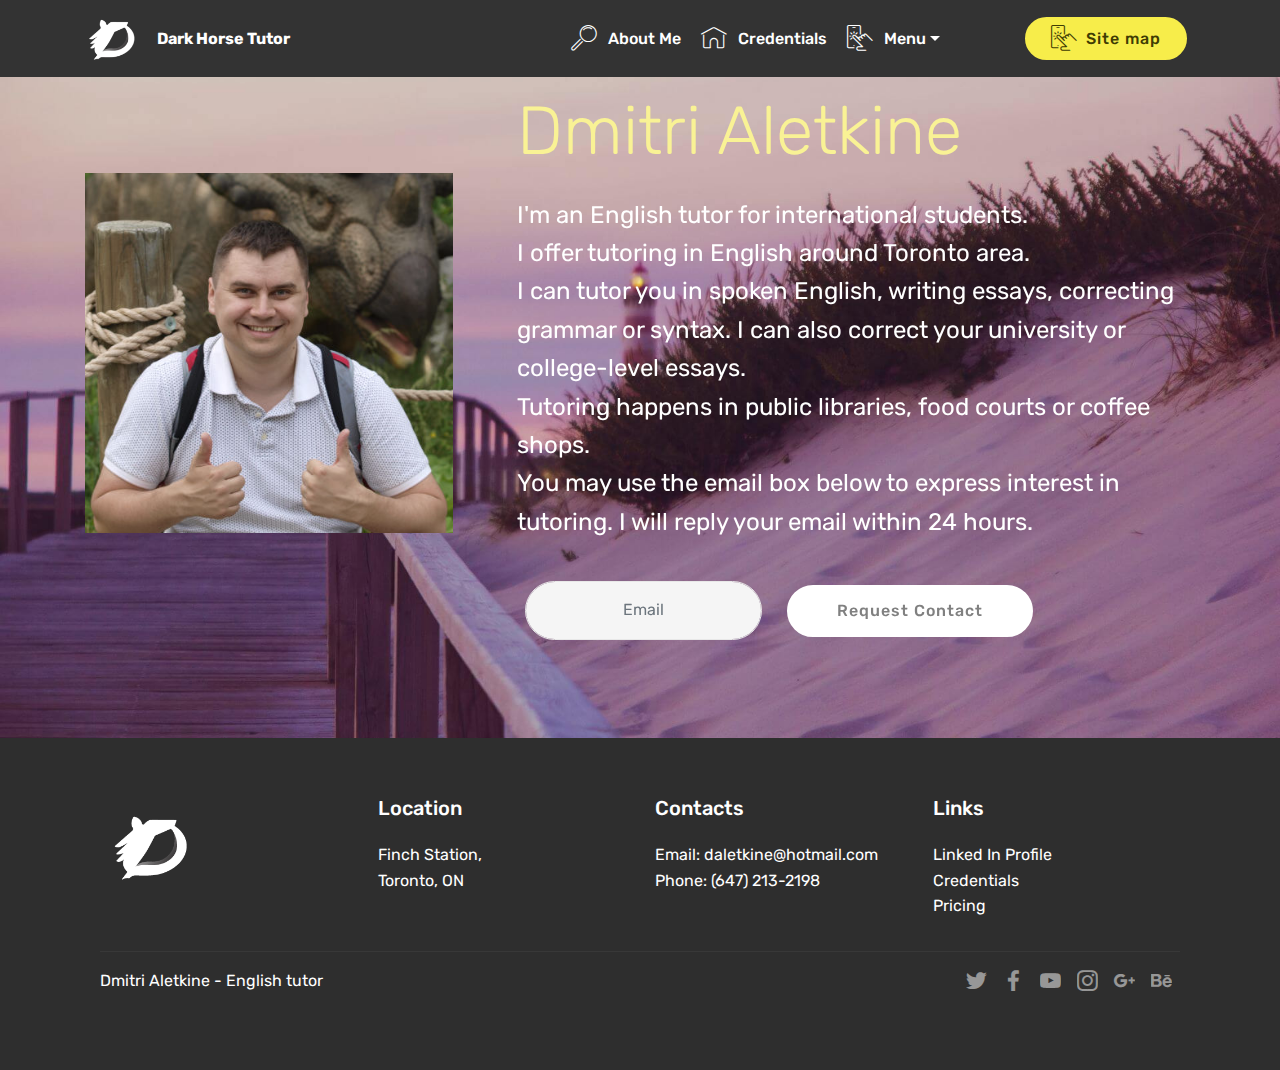
<file: index.html>
<!DOCTYPE html>
<html >
<head>
  <!-- Site made with Mobirise Website Builder v4.8.10, https://mobirise.com -->
  <meta charset="UTF-8">
  <meta http-equiv="X-UA-Compatible" content="IE=edge">
  <meta name="generator" content="Mobirise v4.8.10, mobirise.com">
  <meta name="viewport" content="width=device-width, initial-scale=1, minimum-scale=1">
  <link rel="shortcut icon" href="assets/images/darkhorsetutor-logo-s-k-122x115.png" type="image/x-icon">
  <meta name="description" content="">
  <title>Home</title>
  <link rel="stylesheet" href="assets/web/assets/mobirise-icons/mobirise-icons.css">
  <link rel="stylesheet" href="assets/tether/tether.min.css">
  <link rel="stylesheet" href="assets/bootstrap/css/bootstrap.min.css">
  <link rel="stylesheet" href="assets/bootstrap/css/bootstrap-grid.min.css">
  <link rel="stylesheet" href="assets/bootstrap/css/bootstrap-reboot.min.css">
  <link rel="stylesheet" href="assets/dropdown/css/style.css">
  <link rel="stylesheet" href="assets/socicon/css/styles.css">
  <link rel="stylesheet" href="assets/theme/css/style.css">
  <link rel="stylesheet" href="assets/mobirise/css/mbr-additional.css" type="text/css">
  
  
  
</head>
<body>
  <section class="menu cid-qTkzRZLJNu" once="menu" id="menu1-0">

    

    <nav class="navbar navbar-expand beta-menu navbar-dropdown align-items-center navbar-fixed-top navbar-toggleable-sm">
        <button class="navbar-toggler navbar-toggler-right" type="button" data-toggle="collapse" data-target="#navbarSupportedContent" aria-controls="navbarSupportedContent" aria-expanded="false" aria-label="Toggle navigation">
            <div class="hamburger">
                <span></span>
                <span></span>
                <span></span>
                <span></span>
            </div>
        </button>
        <div class="menu-logo">
            <div class="navbar-brand">
                <span class="navbar-logo">
                    <a href="index.html">
                         <img src="assets/images/darkhorsetutor-logo-s-k-122x115.png" alt="Mobirise" title="" style="height: 3.8rem;">
                    </a>
                </span>
                <span class="navbar-caption-wrap"><a class="navbar-caption text-white display-4" href="index.html">
                        Dark Horse Tutor</a></span>
            </div>
        </div>
        <div class="collapse navbar-collapse" id="navbarSupportedContent">
            <ul class="navbar-nav nav-dropdown" data-app-modern-menu="true"><li class="nav-item">
                    <a class="nav-link link text-white display-4" href="https://mobirise.com">
                        </a>
                </li><li class="nav-item"><a class="nav-link link text-white display-4" href="credentials.html">
                        </a></li><li class="nav-item dropdown">
                    <a class="nav-link link text-white display-4" href="about.html">
                        <span class="mbri-search mbr-iconfont mbr-iconfont-btn"></span>
                        About Me</a>
                </li><li class="nav-item"><a class="nav-link link text-white display-4" href="credentials.html">
                        <span class="mbri-home mbr-iconfont mbr-iconfont-btn"></span>
                        Credentials</a></li><li class="nav-item dropdown open"><a class="nav-link link dropdown-toggle text-white display-4" href="https://mobirise.com" data-toggle="dropdown-submenu" aria-expanded="true"><span class="mbri-touch mbr-iconfont mbr-iconfont-btn"></span>Menu</a><div class="dropdown-menu"><a class="dropdown-item text-white display-4" href="resources.html">Resources</a><a class="dropdown-item text-white display-4" href="tips.html">Study Tips</a><a class="dropdown-item text-white display-4" href="pricing.html">Pricing</a><a class="dropdown-item text-white display-4" href="terms.html">Terms</a><a class="dropdown-item text-white display-4" href="contact.html">Contact</a></div></li><li class="nav-item"><a class="nav-link link text-white display-4" href="credentials.html">
                        </a></li>
                <li class="nav-item"><a class="nav-link link text-white display-4" href="https://mobirise.com">
                        </a></li><li class="nav-item"><a class="nav-link link text-white display-4" href="https://mobirise.com">
                        </a></li></ul>
            <div class="navbar-buttons mbr-section-btn"><a class="btn btn-sm btn-success display-4" href="sitemap.html"><span class="mbri-touch mbr-iconfont mbr-iconfont-btn"></span>Site map</a></div>
        </div>
    </nav>
</section>

<section class="engine"><a href="https://mobirise.info/m">free web design templates</a></section><section class="header14 cid-rb60BrVWk0 mbr-parallax-background" id="header14-7">

    

    

    <div class="container">
        <div class="media-container-row">

            <div class="mbr-figure" style="width: 60%;">
                <img src="assets/images/1011364-736x552.jpg" alt="Mobirise" title="">
            </div>

            <div class="media-content">
                <h1 class="mbr-section-title pb-3 align-left mbr-white mbr-fonts-style display-1">Dmitri Aletkine</h1>
                
                <div class="mbr-section-text  pb-3 ">
                    <p class="mbr-text align-left mbr-white mbr-fonts-style display-5">I'm an English tutor for international students.<br>I offer tutoring in English around Toronto area.
<br>I can tutor you in spoken English, writing essays, correcting grammar or syntax. I can also correct your university or college-level essays.<br>Tutoring happens in public libraries, food courts or coffee shops.<br>You may use the email box below to express interest in tutoring. I will reply your email within 24 hours.</p>
                </div>

                <div class="media-container-column" data-form-type="formoid">
                    <div data-form-alert="" hidden="">Thank you for sending me your email to indicate interest in tutoring! I will get in contact with you within 24 hours!</div>
                    <form class="form-inline" action="https://mobirise.com/" method="post" data-form-title="Mobirise Form">
                        <input type="hidden" value="z+FSskcSbLvNABIi72OGIuPYRKuNwArclUdOZrYI8W4a60hixm3bIrQEEiadDCP9Xj8D4OwXH1ErIGEqA9OIy/nzYFBstzOEFvJRK9e18oLx2oAs2H45QnL6/V8MRKLS" data-form-email="true">
                        <div class="form-group">
                            <input type="email" class="form-control input-sm input-inverse" name="email" required="" data-form-field="Email" placeholder="Email" id="email-header14-7">
                        </div>
                        <div class="buttons-wrap"><button href="" class="btn btn-primary display-4" type="submit" role="button">Request Contact</button></div>
                    </form>
                </div>
            </div>
        </div>
    </div>
</section>

<section class="cid-qTkAaeaxX5" id="footer1-2">

    

    

    <div class="container">
        <div class="media-container-row content text-white">
            <div class="col-12 col-md-3">
                <div class="media-wrap">
                    <a href="index.html">
                        <img src="assets/images/darkhorsetutor-logo-s-k-184x173.png" alt="Mobirise" title="">
                    </a>
                </div>
            </div>
            <div class="col-12 col-md-3 mbr-fonts-style display-7">
                <h5 class="pb-3">
                    Location</h5>
                <p class="mbr-text">Finch Station,<br>Toronto, ON</p>
            </div>
            <div class="col-12 col-md-3 mbr-fonts-style display-7">
                <h5 class="pb-3">
                    Contacts
                </h5>
                <p class="mbr-text">
                    Email: daletkine@hotmail.com
                    <br>Phone: (647) 213-2198 &nbsp; &nbsp; &nbsp; &nbsp; &nbsp; &nbsp; &nbsp; &nbsp; &nbsp; &nbsp;<br><br></p>
            </div>
            <div class="col-12 col-md-3 mbr-fonts-style display-7">
                <h5 class="pb-3">
                    Links
                </h5>
                <p class="mbr-text"><a class="text-primary" href="http://www.linkedin.com/in/dmitri-aletkine-17498189">Linked In Profile&nbsp;</a>&nbsp;<br><a class="text-primary" href="credentials.html">Credentials</a>&nbsp;<br><a class="text-primary" href="pricing.html">Pricing</a></p>
            </div>
        </div>
        <div class="footer-lower">
            <div class="media-container-row">
                <div class="col-sm-12">
                    <hr>
                </div>
            </div>
            <div class="media-container-row mbr-white">
                <div class="col-sm-6 copyright">
                    <p class="mbr-text mbr-fonts-style display-7">
                        Dmitri Aletkine - English tutor</p>
                </div>
                <div class="col-md-6">
                    <div class="social-list align-right">
                        <div class="soc-item">
                            <a href="https://twitter.com/mobirise" target="_blank">
                                <span class="socicon-twitter socicon mbr-iconfont mbr-iconfont-social"></span>
                            </a>
                        </div>
                        <div class="soc-item">
                            <a href="https://www.facebook.com/pages/Mobirise/1616226671953247" target="_blank">
                                <span class="socicon-facebook socicon mbr-iconfont mbr-iconfont-social"></span>
                            </a>
                        </div>
                        <div class="soc-item">
                            <a href="https://www.youtube.com/c/mobirise" target="_blank">
                                <span class="socicon-youtube socicon mbr-iconfont mbr-iconfont-social"></span>
                            </a>
                        </div>
                        <div class="soc-item">
                            <a href="https://instagram.com/mobirise" target="_blank">
                                <span class="socicon-instagram socicon mbr-iconfont mbr-iconfont-social"></span>
                            </a>
                        </div>
                        <div class="soc-item">
                            <a href="https://plus.google.com/u/0/+Mobirise" target="_blank">
                                <span class="socicon-googleplus socicon mbr-iconfont mbr-iconfont-social"></span>
                            </a>
                        </div>
                        <div class="soc-item">
                            <a href="https://www.behance.net/Mobirise" target="_blank">
                                <span class="socicon-behance socicon mbr-iconfont mbr-iconfont-social"></span>
                            </a>
                        </div>
                    </div>
                </div>
            </div>
        </div>
    </div>
</section>


  <script src="assets/web/assets/jquery/jquery.min.js"></script>
  <script src="assets/popper/popper.min.js"></script>
  <script src="assets/tether/tether.min.js"></script>
  <script src="assets/bootstrap/js/bootstrap.min.js"></script>
  <script src="assets/smoothscroll/smooth-scroll.js"></script>
  <script src="assets/parallax/jarallax.min.js"></script>
  <script src="assets/dropdown/js/script.min.js"></script>
  <script src="assets/touchswipe/jquery.touch-swipe.min.js"></script>
  <script src="assets/theme/js/script.js"></script>
  <script src="assets/formoid/formoid.min.js"></script>
  
  
</body>
</html>
</file>
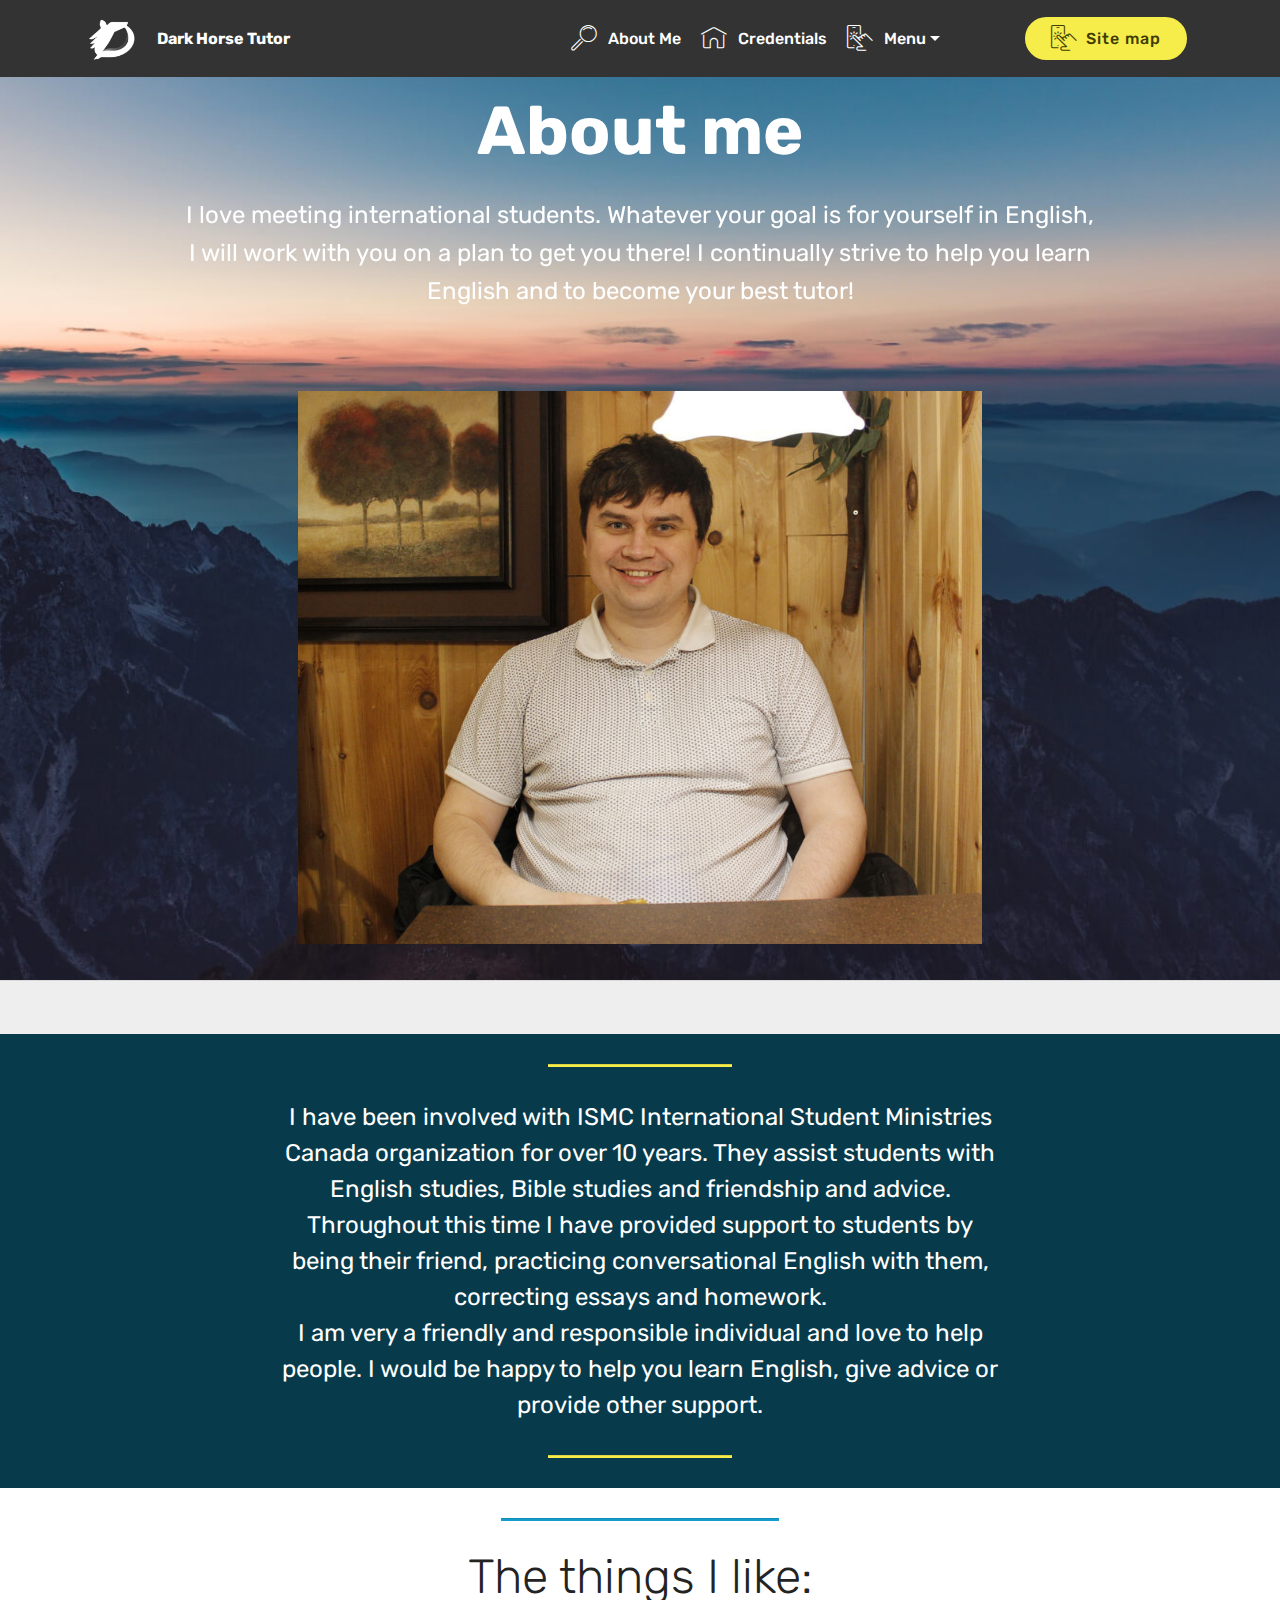
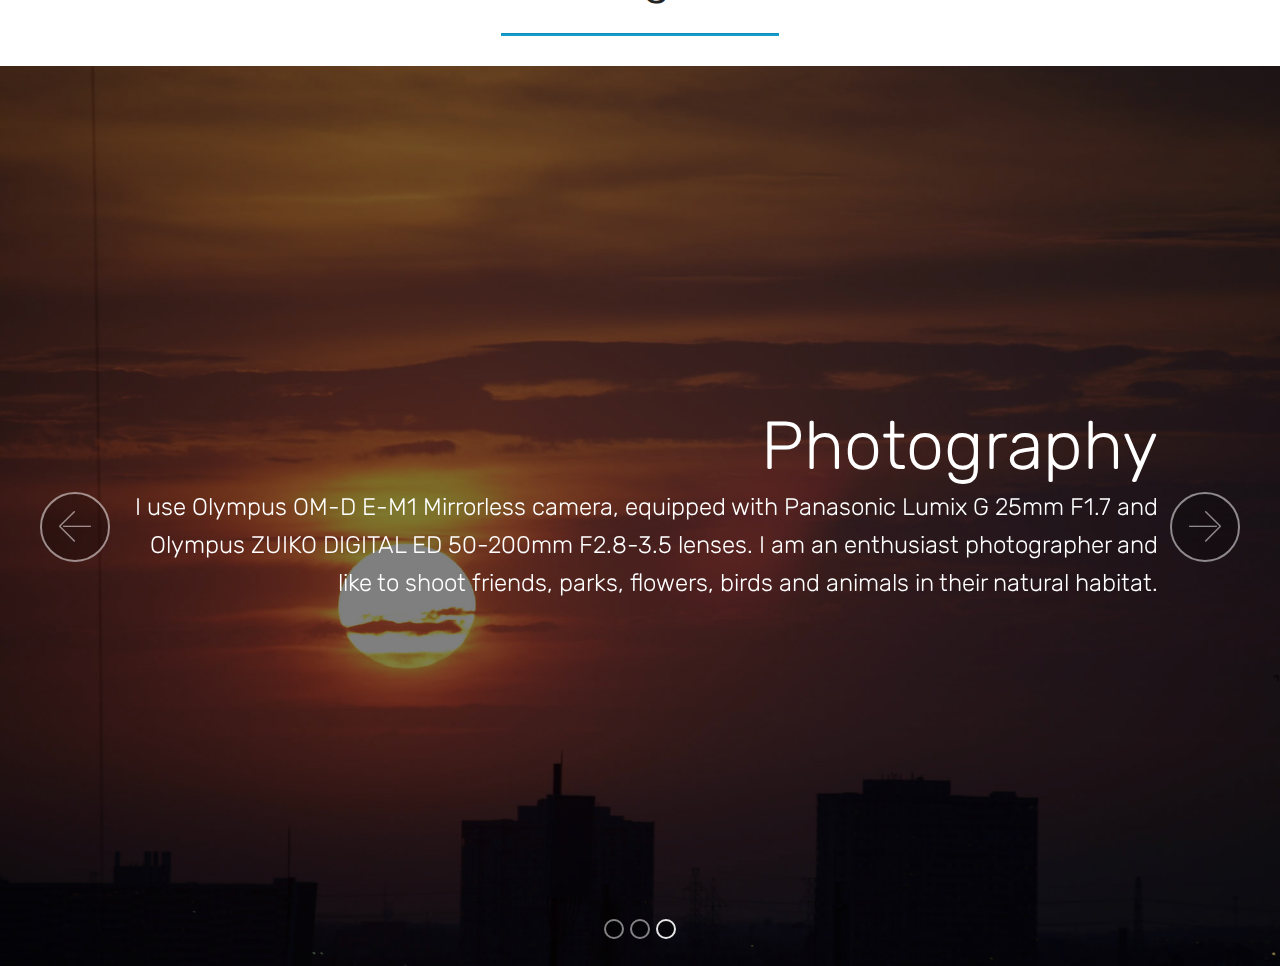
<file: about.html>
<!DOCTYPE html>
<html >
<head>
  <!-- Site made with Mobirise Website Builder v4.8.10, https://mobirise.com -->
  <meta charset="UTF-8">
  <meta http-equiv="X-UA-Compatible" content="IE=edge">
  <meta name="generator" content="Mobirise v4.8.10, mobirise.com">
  <meta name="viewport" content="width=device-width, initial-scale=1, minimum-scale=1">
  <link rel="shortcut icon" href="assets/images/darkhorsetutor-logo-s-k-122x115.png" type="image/x-icon">
  <meta name="description" content="Dmitri's profile - About me">
  <title>About Me</title>
  <link rel="stylesheet" href="assets/web/assets/mobirise-icons/mobirise-icons.css">
  <link rel="stylesheet" href="assets/tether/tether.min.css">
  <link rel="stylesheet" href="assets/bootstrap/css/bootstrap.min.css">
  <link rel="stylesheet" href="assets/bootstrap/css/bootstrap-grid.min.css">
  <link rel="stylesheet" href="assets/bootstrap/css/bootstrap-reboot.min.css">
  <link rel="stylesheet" href="assets/dropdown/css/style.css">
  <link rel="stylesheet" href="assets/theme/css/style.css">
  <link rel="stylesheet" href="assets/mobirise/css/mbr-additional.css" type="text/css">
  
  
  
</head>
<body>
  <section class="menu cid-qTkzRZLJNu" once="menu" id="menu1-5">

    

    <nav class="navbar navbar-expand beta-menu navbar-dropdown align-items-center navbar-fixed-top navbar-toggleable-sm">
        <button class="navbar-toggler navbar-toggler-right" type="button" data-toggle="collapse" data-target="#navbarSupportedContent" aria-controls="navbarSupportedContent" aria-expanded="false" aria-label="Toggle navigation">
            <div class="hamburger">
                <span></span>
                <span></span>
                <span></span>
                <span></span>
            </div>
        </button>
        <div class="menu-logo">
            <div class="navbar-brand">
                <span class="navbar-logo">
                    <a href="index.html">
                         <img src="assets/images/darkhorsetutor-logo-s-k-122x115.png" alt="Mobirise" title="" style="height: 3.8rem;">
                    </a>
                </span>
                <span class="navbar-caption-wrap"><a class="navbar-caption text-white display-4" href="index.html">
                        Dark Horse Tutor</a></span>
            </div>
        </div>
        <div class="collapse navbar-collapse" id="navbarSupportedContent">
            <ul class="navbar-nav nav-dropdown" data-app-modern-menu="true"><li class="nav-item">
                    <a class="nav-link link text-white display-4" href="https://mobirise.com">
                        </a>
                </li><li class="nav-item"><a class="nav-link link text-white display-4" href="credentials.html">
                        </a></li><li class="nav-item dropdown">
                    <a class="nav-link link text-white display-4" href="about.html">
                        <span class="mbri-search mbr-iconfont mbr-iconfont-btn"></span>
                        About Me</a>
                </li><li class="nav-item"><a class="nav-link link text-white display-4" href="credentials.html">
                        <span class="mbri-home mbr-iconfont mbr-iconfont-btn"></span>
                        Credentials</a></li><li class="nav-item dropdown open"><a class="nav-link link dropdown-toggle text-white display-4" href="https://mobirise.com" data-toggle="dropdown-submenu" aria-expanded="true"><span class="mbri-touch mbr-iconfont mbr-iconfont-btn"></span>Menu</a><div class="dropdown-menu"><a class="dropdown-item text-white display-4" href="resources.html">Resources</a><a class="dropdown-item text-white display-4" href="tips.html">Study Tips</a><a class="dropdown-item text-white display-4" href="pricing.html">Pricing</a><a class="dropdown-item text-white display-4" href="terms.html">Terms</a><a class="dropdown-item text-white display-4" href="contact.html">Contact</a></div></li><li class="nav-item"><a class="nav-link link text-white display-4" href="credentials.html">
                        </a></li>
                <li class="nav-item"><a class="nav-link link text-white display-4" href="https://mobirise.com">
                        </a></li><li class="nav-item"><a class="nav-link link text-white display-4" href="https://mobirise.com">
                        </a></li></ul>
            <div class="navbar-buttons mbr-section-btn"><a class="btn btn-sm btn-success display-4" href="sitemap.html"><span class="mbri-touch mbr-iconfont mbr-iconfont-btn"></span>Site map</a></div>
        </div>
    </nav>
</section>

<section class="engine"><a href="https://mobirise.info/u">bootstrap responsive templates</a></section><section class="header4 cid-rc2kBgQPHx mbr-parallax-background" id="header4-f">

    

    

    <div class="container">
        <div class="row justify-content-md-center">
            <div class="media-content col-md-10">
                <h1 class="mbr-section-title align-center mbr-white pb-3 mbr-bold mbr-fonts-style display-1">
                    About me</h1>
                
                <div class="mbr-text align-center mbr-white pb-3">
                    <p class="mbr-text mbr-fonts-style display-5">I love meeting international students. Whatever your goal is for yourself in English, I will work with you on a plan to get you there! I continually strive to help you learn English and to become your best tutor!</p>
                </div>
                
            </div>
            <div class="mbr-figure pt-5">
                <img src="assets/images/mg-1286-866x700.jpg" alt="Mobirise" title="" style="width: 60%;">
            </div>
        </div>
    </div>
</section>

<section class="mbr-section article content10 cid-rc2mZewwHF" id="content10-g">
    
     

    <div class="container">
        <div class="inner-container" style="width: 66%;">
            <hr class="line" style="width: 25%;">
            <div class="section-text align-center mbr-white mbr-fonts-style display-5">
                    I have been involved with ISMC International Student Ministries Canada organization for over 10 years. They assist students with English studies, Bible studies and friendship and advice. Throughout this time I have provided support to students by being their friend, practicing conversational English with them, correcting essays and homework.<br>I am very a friendly and responsible individual and love to help people. I would be happy to help you learn English, give advice or provide other support.</div>
            <hr class="line" style="width: 25%;">
        </div>
    </div>
</section>

<section class="mbr-section article content9 cid-rc2rBnc6Uw" id="content9-i">
    
     

    <div class="container">
        <div class="inner-container" style="width: 100%;">
            <hr class="line" style="width: 25%;">
            <div class="section-text align-center mbr-fonts-style display-2">
                    The things I like:</div>
            <hr class="line" style="width: 25%;">
        </div>
        </div>
</section>

<section class="carousel slide cid-rc2rnb1qUX" data-interval="false" id="slider1-h">

    

    <div class="full-screen"><div class="mbr-slider slide carousel" data-pause="true" data-keyboard="false" data-ride="false" data-interval="false"><ol class="carousel-indicators"><li data-app-prevent-settings="" data-target="#slider1-h" data-slide-to="0"></li><li data-app-prevent-settings="" data-target="#slider1-h" data-slide-to="1"></li><li data-app-prevent-settings="" data-target="#slider1-h" class=" active" data-slide-to="2"></li></ol><div class="carousel-inner" role="listbox"><div class="carousel-item slider-fullscreen-image" data-bg-video-slide="false" style="background-image: url(assets/images/7070546-from-raw-2000x1500.jpg);"><div class="container container-slide"><div class="image_wrapper"><div class="mbr-overlay"></div><img src="assets/images/7070546-from-raw-2000x1500.jpg"><div class="carousel-caption justify-content-center"><div class="col-10 align-center"><h2 class="mbr-fonts-style display-1">Building models</h2><p class="lead mbr-text mbr-fonts-style display-5">When I was a child, I played with lego. When I was a teenager, I built models. When I became an adult, I built computers, repaired cellphones and game consoles, but I never stopped loving building models. I am interested in all kinds of models: Cars, trucks, tanks, helicopters, ships, etc.</p></div></div></div></div></div><div class="carousel-item slider-fullscreen-image" data-bg-video-slide="false" style="background-image: url(assets/images/poster-1088x812.jpg);"><div class="container container-slide"><div class="image_wrapper"><div class="mbr-overlay"></div><img src="assets/images/poster-1088x812.jpg"><div class="carousel-caption justify-content-center"><div class="col-10 align-left"><h2 class="mbr-fonts-style display-1">Watching movies</h2><p class="lead mbr-text mbr-fonts-style display-5">My favourite genres of movies are sci-fi, Hong Kong martial arts and action. I also love comedy, romance and fantasy genres.</p></div></div></div></div></div><div class="carousel-item slider-fullscreen-image active" data-bg-video-slide="false" style="background-image: url(assets/images/1010691-2000x1500.jpg);"><div class="container container-slide"><div class="image_wrapper"><div class="mbr-overlay"></div><img src="assets/images/1010691-2000x1500.jpg"><div class="carousel-caption justify-content-center"><div class="col-10 align-right"><h2 class="mbr-fonts-style display-1">Photography</h2><p class="lead mbr-text mbr-fonts-style display-5">I use Olympus OM-D E-M1 Mirrorless camera, equipped with Panasonic Lumix G 25mm F1.7 and Olympus ZUIKO DIGITAL ED 50-200mm F2.8-3.5&nbsp;lenses. I am an enthusiast photographer and like to shoot friends, parks, flowers, birds and animals in their natural habitat.</p></div></div></div></div></div></div><a data-app-prevent-settings="" class="carousel-control carousel-control-prev" role="button" data-slide="prev" href="#slider1-h"><span aria-hidden="true" class="mbri-left mbr-iconfont"></span><span class="sr-only">Previous</span></a><a data-app-prevent-settings="" class="carousel-control carousel-control-next" role="button" data-slide="next" href="#slider1-h"><span aria-hidden="true" class="mbri-right mbr-iconfont"></span><span class="sr-only">Next</span></a></div></div>

</section>


  <script src="assets/web/assets/jquery/jquery.min.js"></script>
  <script src="assets/popper/popper.min.js"></script>
  <script src="assets/tether/tether.min.js"></script>
  <script src="assets/bootstrap/js/bootstrap.min.js"></script>
  <script src="assets/smoothscroll/smooth-scroll.js"></script>
  <script src="assets/dropdown/js/script.min.js"></script>
  <script src="assets/touchswipe/jquery.touch-swipe.min.js"></script>
  <script src="assets/bootstrapcarouselswipe/bootstrap-carousel-swipe.js"></script>
  <script src="assets/ytplayer/jquery.mb.ytplayer.min.js"></script>
  <script src="assets/vimeoplayer/jquery.mb.vimeo_player.js"></script>
  <script src="assets/parallax/jarallax.min.js"></script>
  <script src="assets/theme/js/script.js"></script>
  <script src="assets/slidervideo/script.js"></script>
  
  
</body>
</html>
</file>
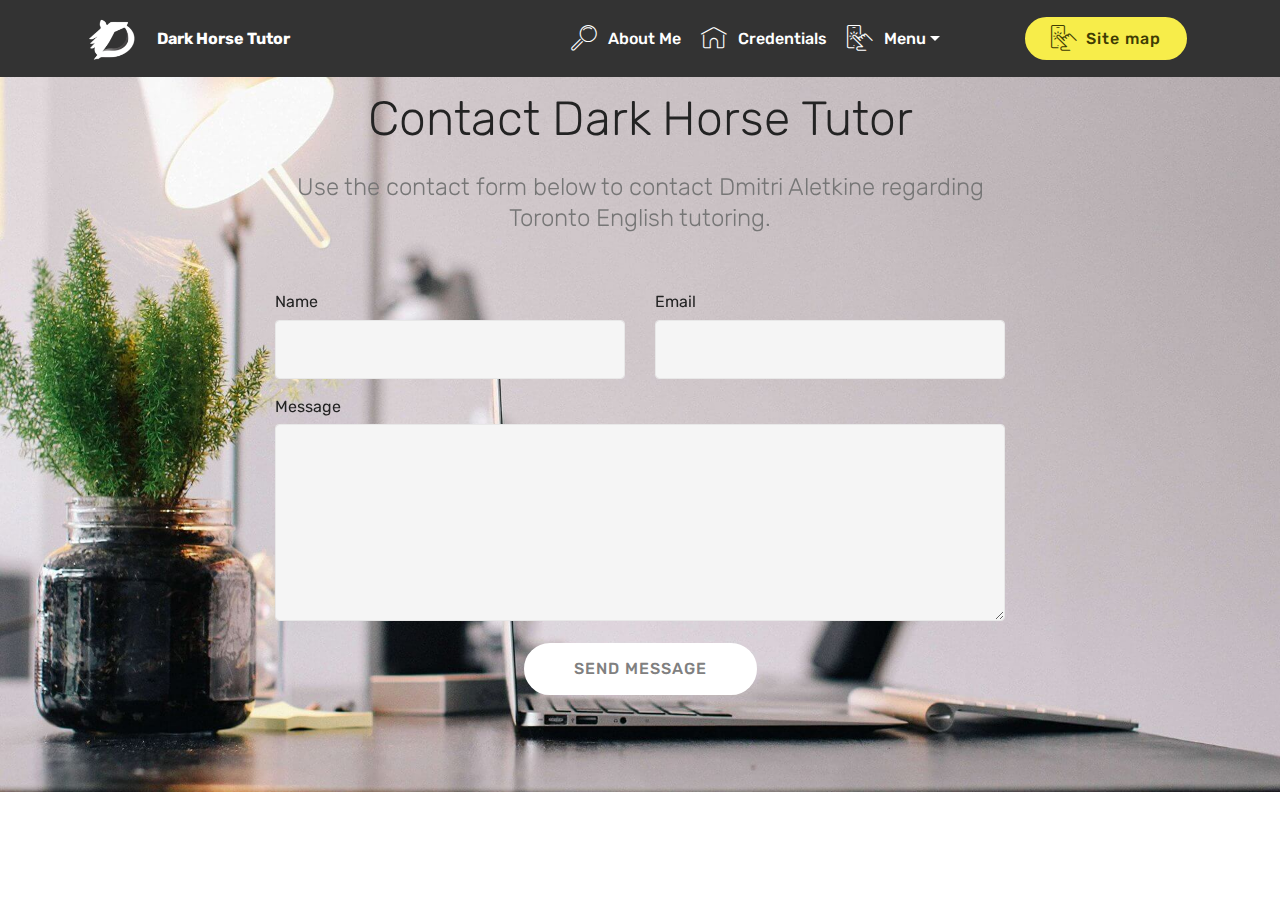
<file: contact.html>
<!DOCTYPE html>
<html >
<head>
  <!-- Site made with Mobirise Website Builder v4.8.10, https://mobirise.com -->
  <meta charset="UTF-8">
  <meta http-equiv="X-UA-Compatible" content="IE=edge">
  <meta name="generator" content="Mobirise v4.8.10, mobirise.com">
  <meta name="viewport" content="width=device-width, initial-scale=1, minimum-scale=1">
  <link rel="shortcut icon" href="assets/images/darkhorsetutor-logo-s-k-122x115.png" type="image/x-icon">
  <meta name="description" content="Contact Dark Horse Tutor, aka Dmitri Aletkine">
  <title>Contact Dark Horse Tutor</title>
  <link rel="stylesheet" href="assets/web/assets/mobirise-icons/mobirise-icons.css">
  <link rel="stylesheet" href="assets/tether/tether.min.css">
  <link rel="stylesheet" href="assets/bootstrap/css/bootstrap.min.css">
  <link rel="stylesheet" href="assets/bootstrap/css/bootstrap-grid.min.css">
  <link rel="stylesheet" href="assets/bootstrap/css/bootstrap-reboot.min.css">
  <link rel="stylesheet" href="assets/dropdown/css/style.css">
  <link rel="stylesheet" href="assets/theme/css/style.css">
  <link rel="stylesheet" href="assets/mobirise/css/mbr-additional.css" type="text/css">
  
  
  
</head>
<body>
  <section class="menu cid-qTkzRZLJNu" once="menu" id="menu1-4">

    

    <nav class="navbar navbar-expand beta-menu navbar-dropdown align-items-center navbar-fixed-top navbar-toggleable-sm">
        <button class="navbar-toggler navbar-toggler-right" type="button" data-toggle="collapse" data-target="#navbarSupportedContent" aria-controls="navbarSupportedContent" aria-expanded="false" aria-label="Toggle navigation">
            <div class="hamburger">
                <span></span>
                <span></span>
                <span></span>
                <span></span>
            </div>
        </button>
        <div class="menu-logo">
            <div class="navbar-brand">
                <span class="navbar-logo">
                    <a href="index.html">
                         <img src="assets/images/darkhorsetutor-logo-s-k-122x115.png" alt="Mobirise" title="" style="height: 3.8rem;">
                    </a>
                </span>
                <span class="navbar-caption-wrap"><a class="navbar-caption text-white display-4" href="index.html">
                        Dark Horse Tutor</a></span>
            </div>
        </div>
        <div class="collapse navbar-collapse" id="navbarSupportedContent">
            <ul class="navbar-nav nav-dropdown" data-app-modern-menu="true"><li class="nav-item">
                    <a class="nav-link link text-white display-4" href="https://mobirise.com">
                        </a>
                </li><li class="nav-item"><a class="nav-link link text-white display-4" href="credentials.html">
                        </a></li><li class="nav-item dropdown">
                    <a class="nav-link link text-white display-4" href="about.html">
                        <span class="mbri-search mbr-iconfont mbr-iconfont-btn"></span>
                        About Me</a>
                </li><li class="nav-item"><a class="nav-link link text-white display-4" href="credentials.html">
                        <span class="mbri-home mbr-iconfont mbr-iconfont-btn"></span>
                        Credentials</a></li><li class="nav-item dropdown open"><a class="nav-link link dropdown-toggle text-white display-4" href="https://mobirise.com" data-toggle="dropdown-submenu" aria-expanded="true"><span class="mbri-touch mbr-iconfont mbr-iconfont-btn"></span>Menu</a><div class="dropdown-menu"><a class="dropdown-item text-white display-4" href="resources.html">Resources</a><a class="dropdown-item text-white display-4" href="tips.html">Study Tips</a><a class="dropdown-item text-white display-4" href="pricing.html">Pricing</a><a class="dropdown-item text-white display-4" href="terms.html">Terms</a><a class="dropdown-item text-white display-4" href="contact.html">Contact</a></div></li><li class="nav-item"><a class="nav-link link text-white display-4" href="credentials.html">
                        </a></li>
                <li class="nav-item"><a class="nav-link link text-white display-4" href="https://mobirise.com">
                        </a></li><li class="nav-item"><a class="nav-link link text-white display-4" href="https://mobirise.com">
                        </a></li></ul>
            <div class="navbar-buttons mbr-section-btn"><a class="btn btn-sm btn-success display-4" href="sitemap.html"><span class="mbri-touch mbr-iconfont mbr-iconfont-btn"></span>Site map</a></div>
        </div>
    </nav>
</section>

<section class="engine"><a href="https://mobirise.info/p">web templates free download</a></section><section class="mbr-section form1 cid-rdPUdpx0Fo mbr-parallax-background" id="form1-5">

    

    
    <div class="container">
        <div class="row justify-content-center">
            <div class="title col-12 col-lg-8">
                <h2 class="mbr-section-title align-center pb-3 mbr-fonts-style display-2">
                    Contact Dark Horse Tutor</h2>
                <h3 class="mbr-section-subtitle align-center mbr-light pb-3 mbr-fonts-style display-5">Use the contact form below to contact Dmitri Aletkine regarding Toronto English tutoring.</h3>
            </div>
        </div>
    </div>
    <div class="container">
        <div class="row justify-content-center">
            <div class="media-container-column col-lg-8" data-form-type="formoid">
                    <div data-form-alert="" hidden="">Thanks for reaching out to your favourite English tutor! I should respond in the next 24 hours. Have a delightful day! :)</div>
            
                    <form class="mbr-form" action="https://mobirise.com/" method="post" data-form-title="Mobirise Form"><input type="hidden" name="email" data-form-email="true" value="7vA80fKvL6puEQiaWucS0XTumk7Z1g8ANdie2YzbfP2GNCyGabVtatNSQVoejXVemzuWcNlEFzikcwUvYNRfWeCngD0UMtq9iuFIoibUB37FpahgvFhoSYSTeJZHM+MW">
                        <div class="row row-sm-offset">
                            <div class="col-md-4 multi-horizontal" data-for="name">
                                <div class="form-group">
                                    <label class="form-control-label mbr-fonts-style display-7" for="name-form1-5">Name</label>
                                    <input type="text" class="form-control" name="name" data-form-field="Name" required="" id="name-form1-5">
                                </div>
                            </div>
                            <div class="col-md-4 multi-horizontal" data-for="email">
                                <div class="form-group">
                                    <label class="form-control-label mbr-fonts-style display-7" for="email-form1-5">Email</label>
                                    <input type="email" class="form-control" name="email" data-form-field="Email" required="" id="email-form1-5">
                                </div>
                            </div>
                            
                        </div>
                        <div class="form-group" data-for="message">
                            <label class="form-control-label mbr-fonts-style display-7" for="message-form1-5">Message</label>
                            <textarea type="text" class="form-control" name="message" rows="7" data-form-field="Message" id="message-form1-5"></textarea>
                        </div>
            
                        <span class="input-group-btn"><button href="" type="submit" class="btn btn-form btn-primary display-4">SEND MESSAGE</button></span>
                    </form>
            </div>
        </div>
    </div>
</section>


  <script src="assets/web/assets/jquery/jquery.min.js"></script>
  <script src="assets/popper/popper.min.js"></script>
  <script src="assets/tether/tether.min.js"></script>
  <script src="assets/bootstrap/js/bootstrap.min.js"></script>
  <script src="assets/smoothscroll/smooth-scroll.js"></script>
  <script src="assets/dropdown/js/script.min.js"></script>
  <script src="assets/touchswipe/jquery.touch-swipe.min.js"></script>
  <script src="assets/parallax/jarallax.min.js"></script>
  <script src="assets/theme/js/script.js"></script>
  <script src="assets/formoid/formoid.min.js"></script>
  
  
</body>
</html>
</file>
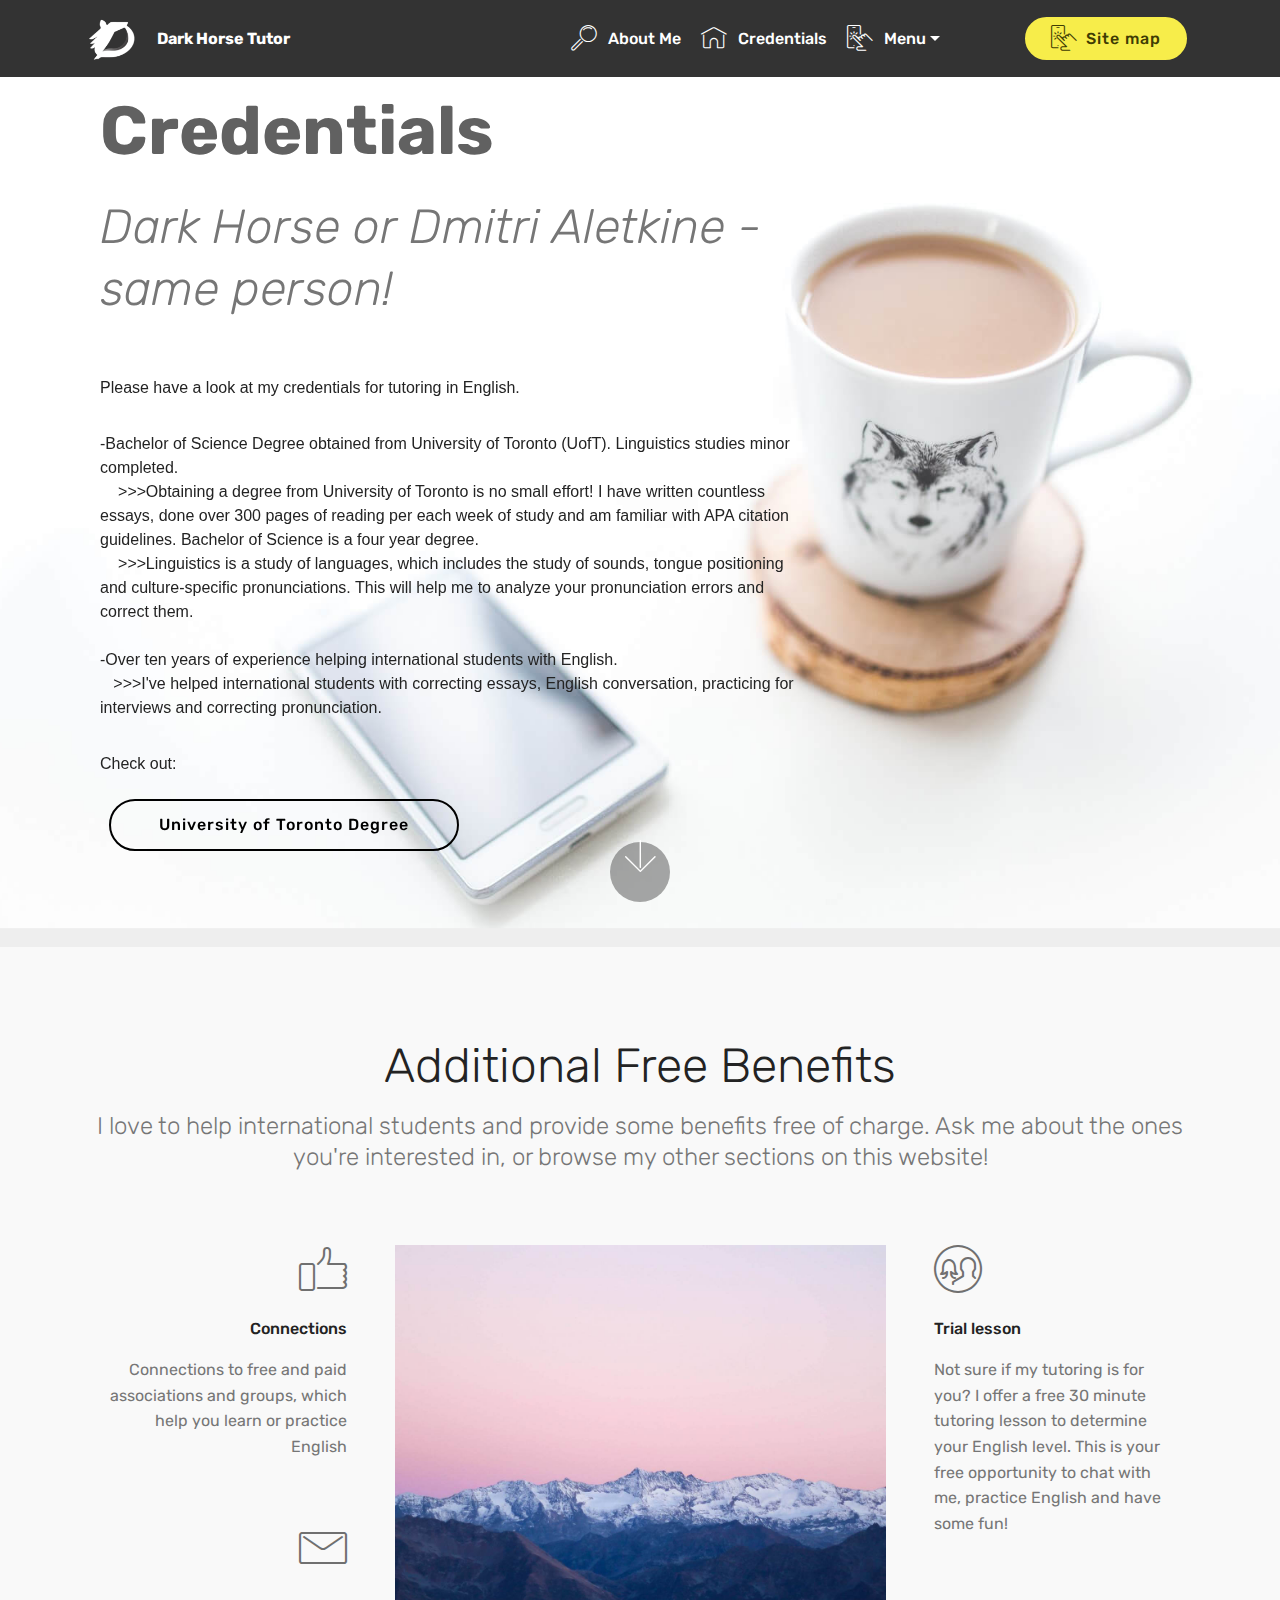
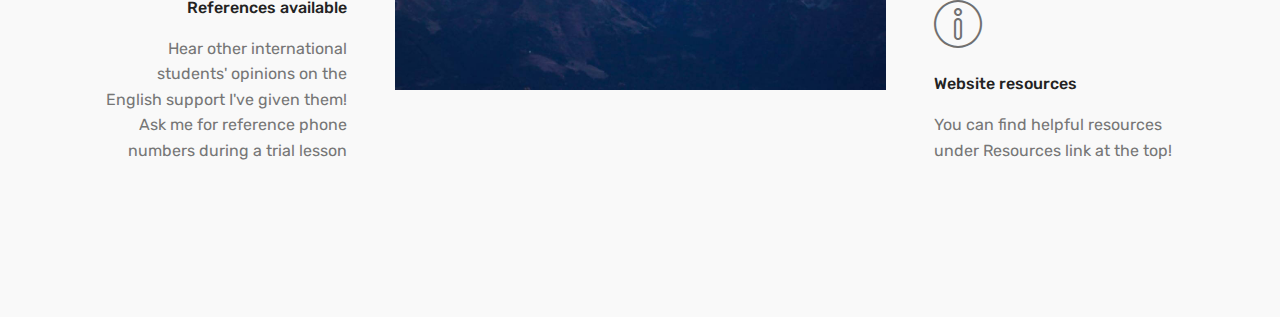
<file: credentials.html>
<!DOCTYPE html>
<html >
<head>
  <!-- Site made with Mobirise Website Builder v4.8.10, https://mobirise.com -->
  <meta charset="UTF-8">
  <meta http-equiv="X-UA-Compatible" content="IE=edge">
  <meta name="generator" content="Mobirise v4.8.10, mobirise.com">
  <meta name="viewport" content="width=device-width, initial-scale=1, minimum-scale=1">
  <link rel="shortcut icon" href="assets/images/darkhorsetutor-logo-s-k-122x115.png" type="image/x-icon">
  <meta name="description" content="Dmitri Aletkine's English tutor credentials.">
  <title>Credentials</title>
  <link rel="stylesheet" href="assets/web/assets/mobirise-icons/mobirise-icons.css">
  <link rel="stylesheet" href="assets/tether/tether.min.css">
  <link rel="stylesheet" href="assets/bootstrap/css/bootstrap.min.css">
  <link rel="stylesheet" href="assets/bootstrap/css/bootstrap-grid.min.css">
  <link rel="stylesheet" href="assets/bootstrap/css/bootstrap-reboot.min.css">
  <link rel="stylesheet" href="assets/dropdown/css/style.css">
  <link rel="stylesheet" href="assets/theme/css/style.css">
  <link rel="stylesheet" href="assets/mobirise/css/mbr-additional.css" type="text/css">
  
  
  
</head>
<body>
  <section class="menu cid-qTkzRZLJNu" once="menu" id="menu1-8">

    

    <nav class="navbar navbar-expand beta-menu navbar-dropdown align-items-center navbar-fixed-top navbar-toggleable-sm">
        <button class="navbar-toggler navbar-toggler-right" type="button" data-toggle="collapse" data-target="#navbarSupportedContent" aria-controls="navbarSupportedContent" aria-expanded="false" aria-label="Toggle navigation">
            <div class="hamburger">
                <span></span>
                <span></span>
                <span></span>
                <span></span>
            </div>
        </button>
        <div class="menu-logo">
            <div class="navbar-brand">
                <span class="navbar-logo">
                    <a href="index.html">
                         <img src="assets/images/darkhorsetutor-logo-s-k-122x115.png" alt="Mobirise" title="" style="height: 3.8rem;">
                    </a>
                </span>
                <span class="navbar-caption-wrap"><a class="navbar-caption text-white display-4" href="index.html">
                        Dark Horse Tutor</a></span>
            </div>
        </div>
        <div class="collapse navbar-collapse" id="navbarSupportedContent">
            <ul class="navbar-nav nav-dropdown" data-app-modern-menu="true"><li class="nav-item">
                    <a class="nav-link link text-white display-4" href="https://mobirise.com">
                        </a>
                </li><li class="nav-item"><a class="nav-link link text-white display-4" href="credentials.html">
                        </a></li><li class="nav-item dropdown">
                    <a class="nav-link link text-white display-4" href="about.html">
                        <span class="mbri-search mbr-iconfont mbr-iconfont-btn"></span>
                        About Me</a>
                </li><li class="nav-item"><a class="nav-link link text-white display-4" href="credentials.html">
                        <span class="mbri-home mbr-iconfont mbr-iconfont-btn"></span>
                        Credentials</a></li><li class="nav-item dropdown open"><a class="nav-link link dropdown-toggle text-white display-4" href="https://mobirise.com" data-toggle="dropdown-submenu" aria-expanded="true"><span class="mbri-touch mbr-iconfont mbr-iconfont-btn"></span>Menu</a><div class="dropdown-menu"><a class="dropdown-item text-white display-4" href="resources.html">Resources</a><a class="dropdown-item text-white display-4" href="tips.html">Study Tips</a><a class="dropdown-item text-white display-4" href="pricing.html">Pricing</a><a class="dropdown-item text-white display-4" href="terms.html">Terms</a><a class="dropdown-item text-white display-4" href="contact.html">Contact</a></div></li><li class="nav-item"><a class="nav-link link text-white display-4" href="credentials.html">
                        </a></li>
                <li class="nav-item"><a class="nav-link link text-white display-4" href="https://mobirise.com">
                        </a></li><li class="nav-item"><a class="nav-link link text-white display-4" href="https://mobirise.com">
                        </a></li></ul>
            <div class="navbar-buttons mbr-section-btn"><a class="btn btn-sm btn-success display-4" href="sitemap.html"><span class="mbri-touch mbr-iconfont mbr-iconfont-btn"></span>Site map</a></div>
        </div>
    </nav>
</section>

<section class="engine"><a href="https://mobirise.info/f">simple site maker</a></section><section class="header9 cid-rbbspmO7R9 mbr-parallax-background" id="header9-9">

    

    

    <div class="container">
        <div class="media-container-column mbr-white col-md-8">
            <h1 class="mbr-section-title align-left mbr-bold pb-3 mbr-fonts-style display-1">Credentials</h1>
            <h3 class="mbr-section-subtitle align-left mbr-light pb-3 mbr-fonts-style display-2">
                Dark Horse or Dmitri Aletkine - same person!</h3>
            <p class="mbr-text align-left pb-3 mbr-fonts-style display-7"></p><p>Please have a look at my credentials for tutoring in English.</p><p></p><p>-Bachelor of Science Degree obtained from University of Toronto (UofT). Linguistics studies minor completed.<br>&nbsp; &nbsp; <em>&gt;&gt;&gt;</em>Obtaining a degree from University of Toronto is no small effort! I have written countless essays, done over 300 pages of reading per each week of study and am familiar with APA citation guidelines. Bachelor of Science is a four year degree.<br>&nbsp; &nbsp; <em>&gt;&gt;&gt;</em>Linguistics is a study of languages, which includes the study of sounds, tongue positioning and culture-specific pronunciations. This will help me to analyze your pronunciation errors and correct them.<br><br>-Over ten years of experience helping international students with English.<br>&nbsp; &nbsp;&gt;&gt;&gt;I've helped international students with correcting essays, English conversation, practicing for interviews and correcting pronunciation.</p><p></p><p>Check out:</p>
            <div class="mbr-section-btn align-left"><a class="btn btn-md btn-black-outline display-4" href="degree.html" target="_blank">University of Toronto Degree</a></div>
        </div>
    </div>

    <div class="mbr-arrow hidden-sm-down" aria-hidden="true">
        <a href="#next">
            <i class="mbri-down mbr-iconfont"></i>
        </a>
    </div>
</section>

<section class="features12 cid-rbgUcq9iPs" id="features12-4">
    
    

    

    <div class="container">
        <h2 class="mbr-section-title pb-2 mbr-fonts-style display-2">
            Additional Free Benefits</h2>
        <h3 class="mbr-section-subtitle pb-3 mbr-fonts-style display-5">
            I love to help international students and provide some benefits free of charge. Ask me about the ones you're interested in, or browse my other sections on this website!</h3>

        <div class="media-container-row pt-5">
            <div class="block-content align-right">
                <div class="card pl-3 pr-3 pb-5">
                    <div class="mbr-card-img-title">
                        <div class="card-img pb-3">
                             <span class="mbr-iconfont mbri-like"></span>
                        </div>
                        <div class="mbr-crt-title">
                            <h4 class="card-title py-2 mbr-crt-title mbr-fonts-style display-7">
                                Connections</h4>
                        </div>
                    </div>                

                    <div class="card-box">
                        <p class="mbr-text mbr-section-text mbr-fonts-style display-7">
                            Connections to free and paid associations and groups, which help you learn or practice English</p>
                    </div>
                </div>

                <div class="card pl-3 pr-3 pb-5">
                    <div class="mbr-card-img-title">
                        <div class="card-img pb-3">
                            <span class="mbr-iconfont mbri-letter"></span>
                        </div>
                        <div class="mbr-crt-title">
                            <h4 class="card-title py-2 mbr-crt-title mbr-fonts-style display-7">
                                References available</h4>
                        </div>
                    </div>
                    <div class="card-box">
                        <p class="mbr-text mbr-section-text mbr-fonts-style display-7">
                            Hear other international students' opinions on the English support I've given them! Ask me for reference phone numbers during a trial lesson</p>
                    </div>
                </div>
            </div>

            <div class="mbr-figure" style="width: 50%;">
                <img src="assets/images/06.jpg" alt="Mobirise">
            </div>

            <div class="block-content align-left  ">
                <div class="card pl-3 pr-3 pb-5">
                    <div class="mbr-card-img-title">
                        <div class="card-img pb-3">
                             <span class="mbr-iconfont mbri-users"></span>
                        </div>
                        <div class="mbr-crt-title">
                            <h4 class="card-title py-2 mbr-crt-title mbr-fonts-style display-7">Trial lesson</h4>
                        </div>
                    </div>                

                    <div class="card-box">
                        <p class="mbr-text mbr-section-text mbr-fonts-style display-7">Not sure if my tutoring is for you? I offer a free 30 minute tutoring lesson to determine your English level.&nbsp;This is your free opportunity to chat with me, practice English and have some fun!</p>
                    </div>
                </div>

                <div class="card pl-3 pr-3 pb-5">
                    <div class="mbr-card-img-title">
                        <div class="card-img pb-3">
                            <span class="mbr-iconfont mbri-info"></span>
                        </div>
                        <div class="mbr-crt-title">
                            <h4 class="card-title py-2 mbr-crt-title mbr-fonts-style display-7">
                                Website resources<br></h4>
                        </div>
                    </div>
                    <div class="card-box">
                        <p class="mbr-text mbr-section-text mbr-fonts-style display-7">You can find helpful resources under Resources link at the top!</p>
                    </div>
                </div>
            </div>
        </div>
    </div>
</section>


  <script src="assets/web/assets/jquery/jquery.min.js"></script>
  <script src="assets/popper/popper.min.js"></script>
  <script src="assets/tether/tether.min.js"></script>
  <script src="assets/bootstrap/js/bootstrap.min.js"></script>
  <script src="assets/smoothscroll/smooth-scroll.js"></script>
  <script src="assets/dropdown/js/script.min.js"></script>
  <script src="assets/touchswipe/jquery.touch-swipe.min.js"></script>
  <script src="assets/parallax/jarallax.min.js"></script>
  <script src="assets/theme/js/script.js"></script>
  
  
</body>
</html>
</file>
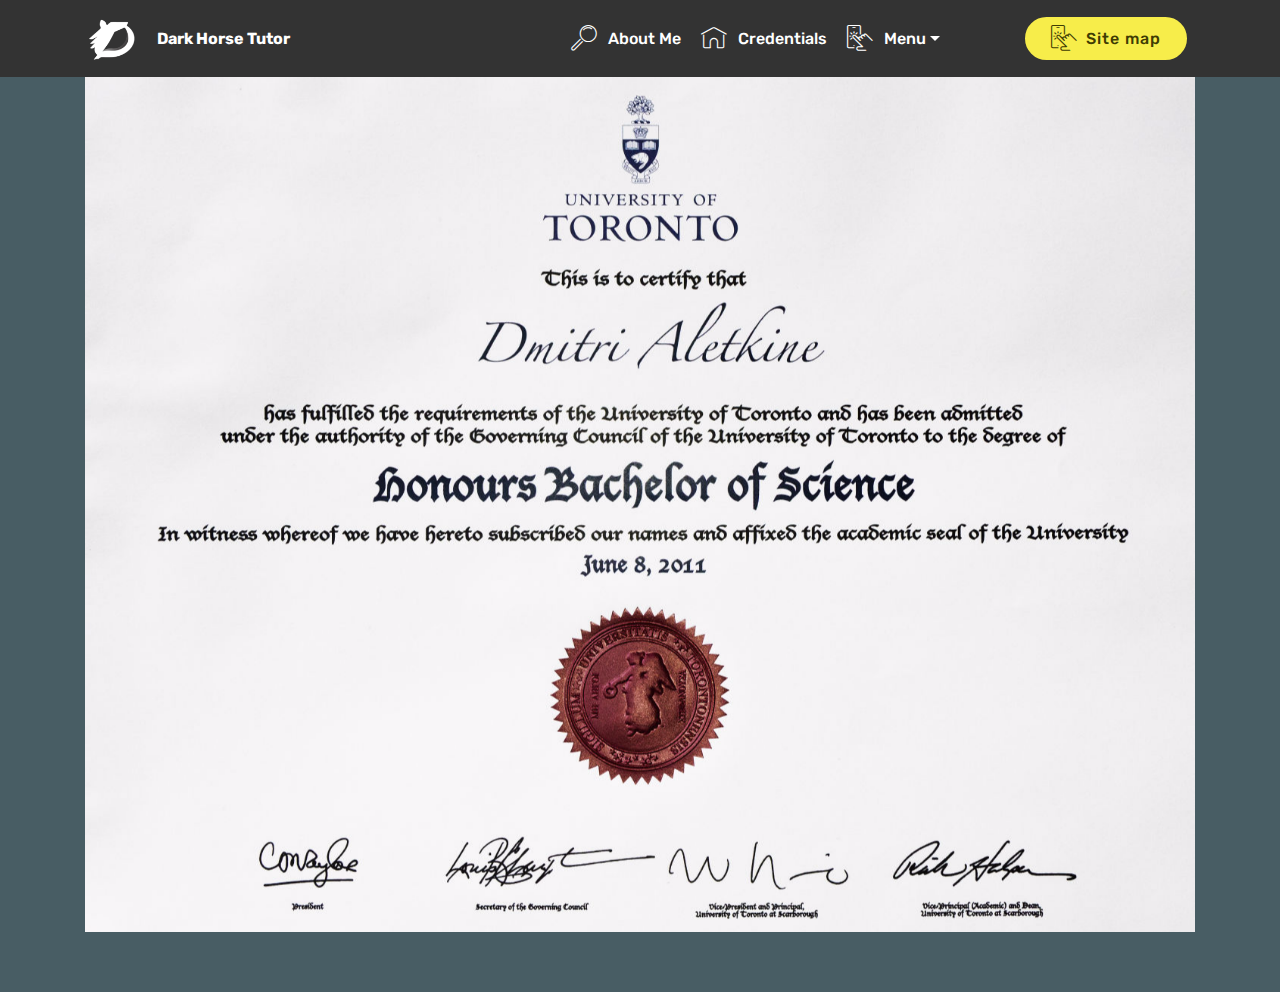
<file: degree.html>
<!DOCTYPE html>
<html >
<head>
  <!-- Site made with Mobirise Website Builder v4.8.10, https://mobirise.com -->
  <meta charset="UTF-8">
  <meta http-equiv="X-UA-Compatible" content="IE=edge">
  <meta name="generator" content="Mobirise v4.8.10, mobirise.com">
  <meta name="viewport" content="width=device-width, initial-scale=1, minimum-scale=1">
  <link rel="shortcut icon" href="assets/images/darkhorsetutor-logo-s-k-122x115.png" type="image/x-icon">
  <meta name="description" content="Dmitri Aletkine's Degree">
  <title>UofT Degree</title>
  <link rel="stylesheet" href="assets/web/assets/mobirise-icons/mobirise-icons.css">
  <link rel="stylesheet" href="assets/tether/tether.min.css">
  <link rel="stylesheet" href="assets/bootstrap/css/bootstrap.min.css">
  <link rel="stylesheet" href="assets/bootstrap/css/bootstrap-grid.min.css">
  <link rel="stylesheet" href="assets/bootstrap/css/bootstrap-reboot.min.css">
  <link rel="stylesheet" href="assets/dropdown/css/style.css">
  <link rel="stylesheet" href="assets/theme/css/style.css">
  <link rel="stylesheet" href="assets/mobirise/css/mbr-additional.css" type="text/css">
  
  
  
</head>
<body>
  <section class="menu cid-qTkzRZLJNu" once="menu" id="menu1-6">

    

    <nav class="navbar navbar-expand beta-menu navbar-dropdown align-items-center navbar-fixed-top navbar-toggleable-sm">
        <button class="navbar-toggler navbar-toggler-right" type="button" data-toggle="collapse" data-target="#navbarSupportedContent" aria-controls="navbarSupportedContent" aria-expanded="false" aria-label="Toggle navigation">
            <div class="hamburger">
                <span></span>
                <span></span>
                <span></span>
                <span></span>
            </div>
        </button>
        <div class="menu-logo">
            <div class="navbar-brand">
                <span class="navbar-logo">
                    <a href="index.html">
                         <img src="assets/images/darkhorsetutor-logo-s-k-122x115.png" alt="Mobirise" title="" style="height: 3.8rem;">
                    </a>
                </span>
                <span class="navbar-caption-wrap"><a class="navbar-caption text-white display-4" href="index.html">
                        Dark Horse Tutor</a></span>
            </div>
        </div>
        <div class="collapse navbar-collapse" id="navbarSupportedContent">
            <ul class="navbar-nav nav-dropdown" data-app-modern-menu="true"><li class="nav-item">
                    <a class="nav-link link text-white display-4" href="https://mobirise.com">
                        </a>
                </li><li class="nav-item"><a class="nav-link link text-white display-4" href="credentials.html">
                        </a></li><li class="nav-item dropdown">
                    <a class="nav-link link text-white display-4" href="about.html">
                        <span class="mbri-search mbr-iconfont mbr-iconfont-btn"></span>
                        About Me</a>
                </li><li class="nav-item"><a class="nav-link link text-white display-4" href="credentials.html">
                        <span class="mbri-home mbr-iconfont mbr-iconfont-btn"></span>
                        Credentials</a></li><li class="nav-item dropdown open"><a class="nav-link link dropdown-toggle text-white display-4" href="https://mobirise.com" data-toggle="dropdown-submenu" aria-expanded="true"><span class="mbri-touch mbr-iconfont mbr-iconfont-btn"></span>Menu</a><div class="dropdown-menu"><a class="dropdown-item text-white display-4" href="resources.html">Resources</a><a class="dropdown-item text-white display-4" href="tips.html">Study Tips</a><a class="dropdown-item text-white display-4" href="pricing.html">Pricing</a><a class="dropdown-item text-white display-4" href="terms.html">Terms</a><a class="dropdown-item text-white display-4" href="contact.html">Contact</a></div></li><li class="nav-item"><a class="nav-link link text-white display-4" href="credentials.html">
                        </a></li>
                <li class="nav-item"><a class="nav-link link text-white display-4" href="https://mobirise.com">
                        </a></li><li class="nav-item"><a class="nav-link link text-white display-4" href="https://mobirise.com">
                        </a></li></ul>
            <div class="navbar-buttons mbr-section-btn"><a class="btn btn-sm btn-success display-4" href="sitemap.html"><span class="mbri-touch mbr-iconfont mbr-iconfont-btn"></span>Site map</a></div>
        </div>
    </nav>
</section>

<section class="engine"><a href="https://mobirise.info/m">free website design templates</a></section><section class="cid-rbcxGsjvrJ" id="image1-7">

    

    <figure class="mbr-figure container">
            <div class="image-block" style="width: 100%;">
                <img src="assets/images/dmitris-degree-1466x1153.jpg" width="1400" alt="Mobirise" title="">
                
            </div>
    </figure>
</section>


  <script src="assets/web/assets/jquery/jquery.min.js"></script>
  <script src="assets/popper/popper.min.js"></script>
  <script src="assets/tether/tether.min.js"></script>
  <script src="assets/bootstrap/js/bootstrap.min.js"></script>
  <script src="assets/smoothscroll/smooth-scroll.js"></script>
  <script src="assets/dropdown/js/script.min.js"></script>
  <script src="assets/touchswipe/jquery.touch-swipe.min.js"></script>
  <script src="assets/theme/js/script.js"></script>
  
  
</body>
</html>
</file>
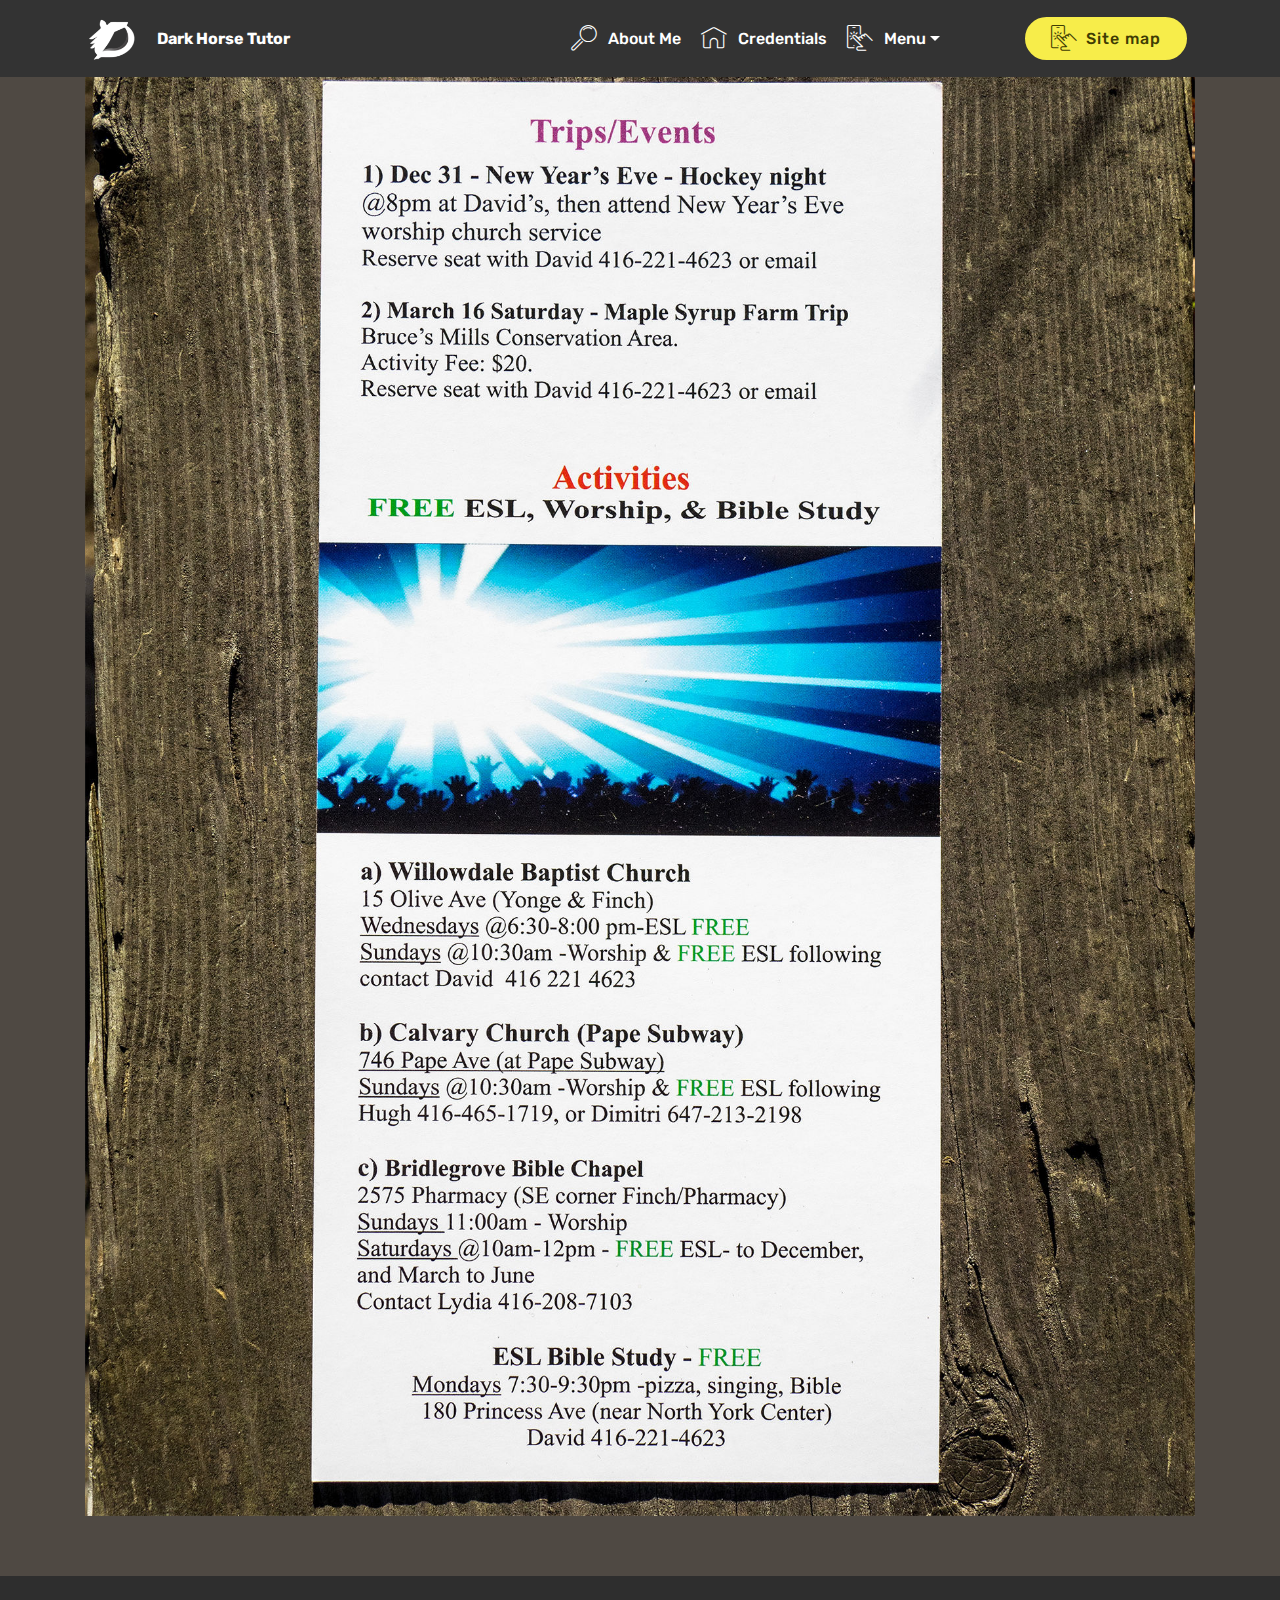
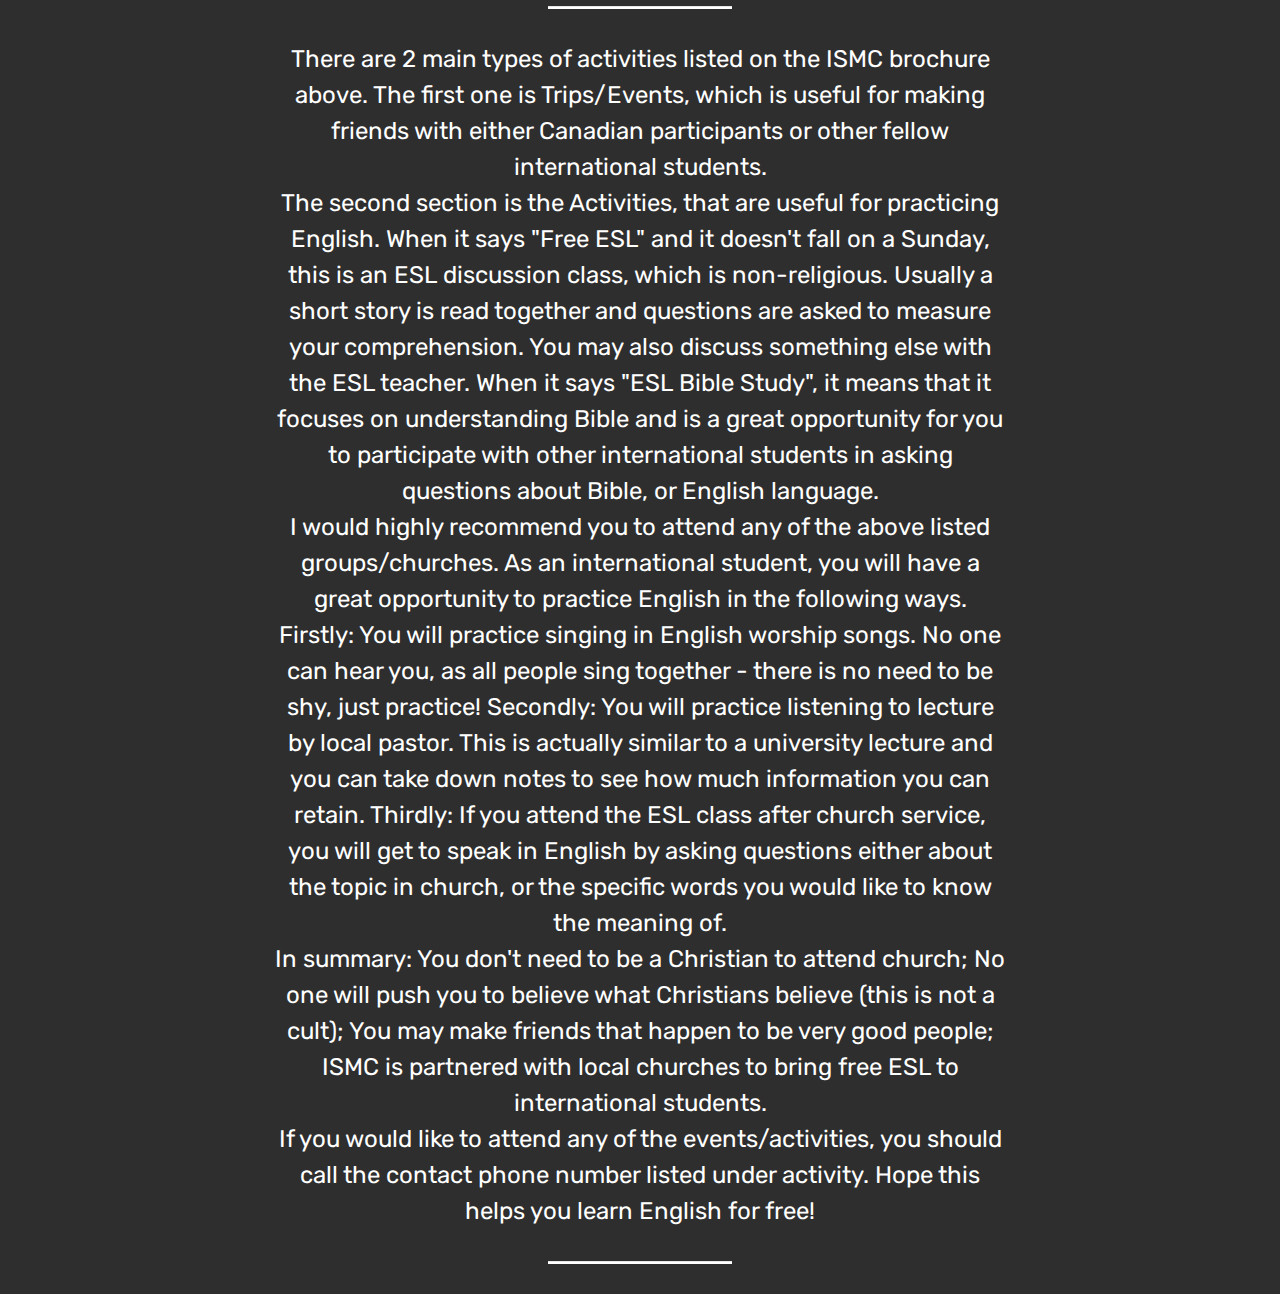
<file: ismc-brochure.html>
<!DOCTYPE html>
<html >
<head>
  <!-- Site made with Mobirise Website Builder v4.8.10, https://mobirise.com -->
  <meta charset="UTF-8">
  <meta http-equiv="X-UA-Compatible" content="IE=edge">
  <meta name="generator" content="Mobirise v4.8.10, mobirise.com">
  <meta name="viewport" content="width=device-width, initial-scale=1, minimum-scale=1">
  <link rel="shortcut icon" href="assets/images/darkhorsetutor-logo-s-k-122x115.png" type="image/x-icon">
  <meta name="description" content="International Students Ministries Canada, ISMC brochure">
  <title>ISMC brochure</title>
  <link rel="stylesheet" href="assets/web/assets/mobirise-icons/mobirise-icons.css">
  <link rel="stylesheet" href="assets/tether/tether.min.css">
  <link rel="stylesheet" href="assets/bootstrap/css/bootstrap.min.css">
  <link rel="stylesheet" href="assets/bootstrap/css/bootstrap-grid.min.css">
  <link rel="stylesheet" href="assets/bootstrap/css/bootstrap-reboot.min.css">
  <link rel="stylesheet" href="assets/dropdown/css/style.css">
  <link rel="stylesheet" href="assets/theme/css/style.css">
  <link rel="stylesheet" href="assets/mobirise/css/mbr-additional.css" type="text/css">
  
  
  
</head>
<body>
  <section class="menu cid-qTkzRZLJNu" once="menu" id="menu1-7">

    

    <nav class="navbar navbar-expand beta-menu navbar-dropdown align-items-center navbar-fixed-top navbar-toggleable-sm">
        <button class="navbar-toggler navbar-toggler-right" type="button" data-toggle="collapse" data-target="#navbarSupportedContent" aria-controls="navbarSupportedContent" aria-expanded="false" aria-label="Toggle navigation">
            <div class="hamburger">
                <span></span>
                <span></span>
                <span></span>
                <span></span>
            </div>
        </button>
        <div class="menu-logo">
            <div class="navbar-brand">
                <span class="navbar-logo">
                    <a href="index.html">
                         <img src="assets/images/darkhorsetutor-logo-s-k-122x115.png" alt="Mobirise" title="" style="height: 3.8rem;">
                    </a>
                </span>
                <span class="navbar-caption-wrap"><a class="navbar-caption text-white display-4" href="index.html">
                        Dark Horse Tutor</a></span>
            </div>
        </div>
        <div class="collapse navbar-collapse" id="navbarSupportedContent">
            <ul class="navbar-nav nav-dropdown" data-app-modern-menu="true"><li class="nav-item">
                    <a class="nav-link link text-white display-4" href="https://mobirise.com">
                        </a>
                </li><li class="nav-item"><a class="nav-link link text-white display-4" href="credentials.html">
                        </a></li><li class="nav-item dropdown">
                    <a class="nav-link link text-white display-4" href="about.html">
                        <span class="mbri-search mbr-iconfont mbr-iconfont-btn"></span>
                        About Me</a>
                </li><li class="nav-item"><a class="nav-link link text-white display-4" href="credentials.html">
                        <span class="mbri-home mbr-iconfont mbr-iconfont-btn"></span>
                        Credentials</a></li><li class="nav-item dropdown open"><a class="nav-link link dropdown-toggle text-white display-4" href="https://mobirise.com" data-toggle="dropdown-submenu" aria-expanded="true"><span class="mbri-touch mbr-iconfont mbr-iconfont-btn"></span>Menu</a><div class="dropdown-menu"><a class="dropdown-item text-white display-4" href="resources.html">Resources</a><a class="dropdown-item text-white display-4" href="tips.html">Study Tips</a><a class="dropdown-item text-white display-4" href="pricing.html">Pricing</a><a class="dropdown-item text-white display-4" href="terms.html">Terms</a><a class="dropdown-item text-white display-4" href="contact.html">Contact</a></div></li><li class="nav-item"><a class="nav-link link text-white display-4" href="credentials.html">
                        </a></li>
                <li class="nav-item"><a class="nav-link link text-white display-4" href="https://mobirise.com">
                        </a></li><li class="nav-item"><a class="nav-link link text-white display-4" href="https://mobirise.com">
                        </a></li></ul>
            <div class="navbar-buttons mbr-section-btn"><a class="btn btn-sm btn-success display-4" href="sitemap.html"><span class="mbri-touch mbr-iconfont mbr-iconfont-btn"></span>Site map</a></div>
        </div>
    </nav>
</section>

<section class="engine"><a href="https://mobirise.info/f">easy site builder</a></section><section class="cid-re1gNXhfa3" id="image2-8">

    

    <figure class="mbr-figure container">
        <div class="image-block" style="width: 100%;">
            <img src="assets/images/p1047938-s9-res-1693x2220.jpg" alt="Mobirise" title="">
            
        </div>
    </figure>
</section>

<section class="mbr-section article content10 cid-rejPcXJXNE" id="content10-9">
    
     

    <div class="container">
        <div class="inner-container" style="width: 66%;">
            <hr class="line" style="width: 25%;">
            <div class="section-text align-center mbr-white mbr-fonts-style display-5">
                    There are 2 main types of activities listed on the ISMC brochure above. The first one is Trips/Events, which is useful for making friends with either Canadian participants or other fellow international students.<br>The second section is the Activities, that are useful for practicing English. When it says "Free ESL" and it doesn't fall on a Sunday, this is an ESL discussion class, which is non-religious. Usually a short story is read together and questions are asked to measure your comprehension. You may also discuss something else with the ESL teacher. When it says "ESL Bible Study", it means that it focuses on understanding Bible and is a great opportunity for you to participate with other international students in asking questions about Bible, or English language.<br>I would highly recommend you to attend any of the above listed groups/churches. As an international student, you will have a great opportunity to practice English in the following ways. Firstly: You will practice singing in English worship songs. No one can hear you, as all people sing together - there is no need to be shy, just practice! Secondly: You will practice listening to lecture by local pastor. This is actually similar to a university lecture and you can take down notes to see how much information you can retain. Thirdly: If you attend the ESL class after church service, you will get to speak in English by asking questions either about the topic in church, or the specific words you would like to know the meaning of.<br>In summary: You don't need to be a Christian to attend church; No one will push you to believe what Christians believe (this is not a cult); You may make friends that happen to be very good people; ISMC is partnered with local churches to bring free ESL to international students.<br>If you would like to attend any of the events/activities, you should call the contact phone number listed under activity. Hope this helps you learn English for free!</div>
            <hr class="line" style="width: 25%;">
        </div>
    </div>
</section>


  <script src="assets/web/assets/jquery/jquery.min.js"></script>
  <script src="assets/popper/popper.min.js"></script>
  <script src="assets/tether/tether.min.js"></script>
  <script src="assets/bootstrap/js/bootstrap.min.js"></script>
  <script src="assets/smoothscroll/smooth-scroll.js"></script>
  <script src="assets/dropdown/js/script.min.js"></script>
  <script src="assets/touchswipe/jquery.touch-swipe.min.js"></script>
  <script src="assets/theme/js/script.js"></script>
  
  
</body>
</html>
</file>
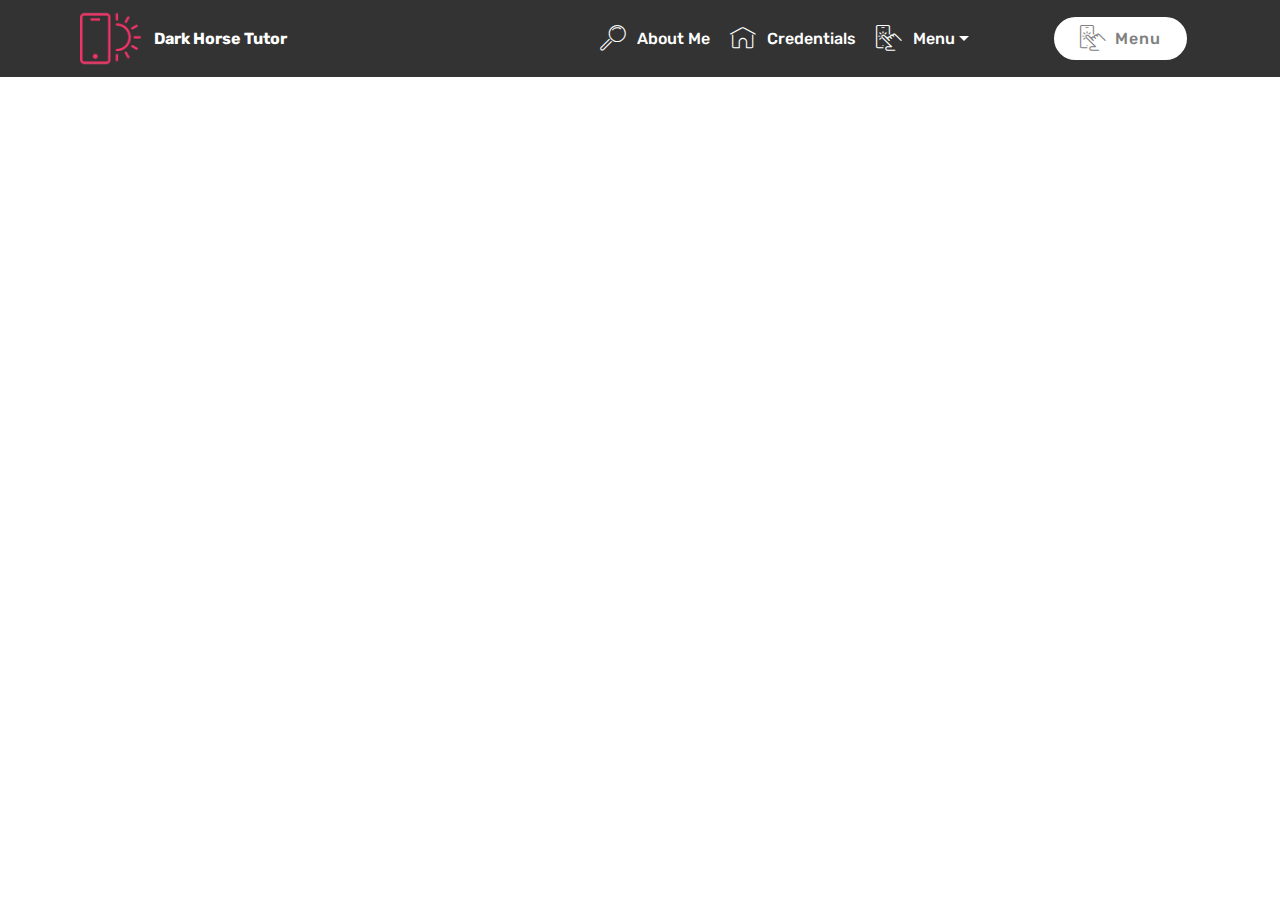
<file: page6.html>
<!DOCTYPE html>
<html >
<head>
  <!-- Site made with Mobirise Website Builder v4.8.8, https://mobirise.com -->
  <meta charset="UTF-8">
  <meta http-equiv="X-UA-Compatible" content="IE=edge">
  <meta name="generator" content="Mobirise v4.8.8, mobirise.com">
  <meta name="viewport" content="width=device-width, initial-scale=1, minimum-scale=1">
  <link rel="shortcut icon" href="assets/images/logo2.png" type="image/x-icon">
  <meta name="description" content="Website Builder Description">
  <title>Site Map</title>
  <link rel="stylesheet" href="assets/web/assets/mobirise-icons/mobirise-icons.css">
  <link rel="stylesheet" href="assets/tether/tether.min.css">
  <link rel="stylesheet" href="assets/bootstrap/css/bootstrap.min.css">
  <link rel="stylesheet" href="assets/bootstrap/css/bootstrap-grid.min.css">
  <link rel="stylesheet" href="assets/bootstrap/css/bootstrap-reboot.min.css">
  <link rel="stylesheet" href="assets/dropdown/css/style.css">
  <link rel="stylesheet" href="assets/theme/css/style.css">
  <link rel="stylesheet" href="assets/mobirise/css/mbr-additional.css" type="text/css">
  
  
  
</head>
<body>
  <section class="menu cid-qTkzRZLJNu" once="menu" id="menu1-7">

    

    <nav class="navbar navbar-expand beta-menu navbar-dropdown align-items-center navbar-fixed-top navbar-toggleable-sm">
        <button class="navbar-toggler navbar-toggler-right" type="button" data-toggle="collapse" data-target="#navbarSupportedContent" aria-controls="navbarSupportedContent" aria-expanded="false" aria-label="Toggle navigation">
            <div class="hamburger">
                <span></span>
                <span></span>
                <span></span>
                <span></span>
            </div>
        </button>
        <div class="menu-logo">
            <div class="navbar-brand">
                <span class="navbar-logo">
                    <a href="https://mobirise.com">
                         <img src="assets/images/logo2.png" alt="Mobirise" style="height: 3.8rem;">
                    </a>
                </span>
                <span class="navbar-caption-wrap"><a class="navbar-caption text-white display-4" href="index.html">
                        Dark Horse Tutor</a></span>
            </div>
        </div>
        <div class="collapse navbar-collapse" id="navbarSupportedContent">
            <ul class="navbar-nav nav-dropdown" data-app-modern-menu="true"><li class="nav-item">
                    <a class="nav-link link text-white display-4" href="https://mobirise.com">
                        </a>
                </li><li class="nav-item"><a class="nav-link link text-white display-4" href="credentials.html">
                        </a></li><li class="nav-item dropdown">
                    <a class="nav-link link text-white display-4" href="about.html">
                        <span class="mbri-search mbr-iconfont mbr-iconfont-btn"></span>
                        About Me</a>
                </li><li class="nav-item"><a class="nav-link link text-white display-4" href="credentials.html">
                        <span class="mbri-home mbr-iconfont mbr-iconfont-btn"></span>
                        Credentials</a></li><li class="nav-item dropdown"><a class="nav-link link dropdown-toggle text-white display-4" href="https://mobirise.com" data-toggle="dropdown-submenu" aria-expanded="false"><span class="mbri-touch mbr-iconfont mbr-iconfont-btn"></span>Menu</a><div class="dropdown-menu"><a class="dropdown-item text-white display-4" href="resources.html">Resources</a><a class="dropdown-item text-white display-4" href="tips.html">Study Tips</a></div></li><li class="nav-item"><a class="nav-link link text-white display-4" href="credentials.html">
                        </a></li>
                <li class="nav-item"><a class="nav-link link text-white display-4" href="https://mobirise.com">
                        </a></li><li class="nav-item"><a class="nav-link link text-white display-4" href="https://mobirise.com">
                        </a></li></ul>
            <div class="navbar-buttons mbr-section-btn"><a class="btn btn-sm btn-primary display-4" href="index.html"><span class="mbri-touch mbr-iconfont mbr-iconfont-btn"></span>Menu</a></div>
        </div>
    </nav>
</section>


  <section class="engine"><a href="https://mobirise.info/n">free simple website templates</a></section><script src="assets/web/assets/jquery/jquery.min.js"></script>
  <script src="assets/popper/popper.min.js"></script>
  <script src="assets/tether/tether.min.js"></script>
  <script src="assets/bootstrap/js/bootstrap.min.js"></script>
  <script src="assets/smoothscroll/smooth-scroll.js"></script>
  <script src="assets/dropdown/js/script.min.js"></script>
  <script src="assets/touchswipe/jquery.touch-swipe.min.js"></script>
  <script src="assets/theme/js/script.js"></script>
  
  
</body>
</html>
</file>
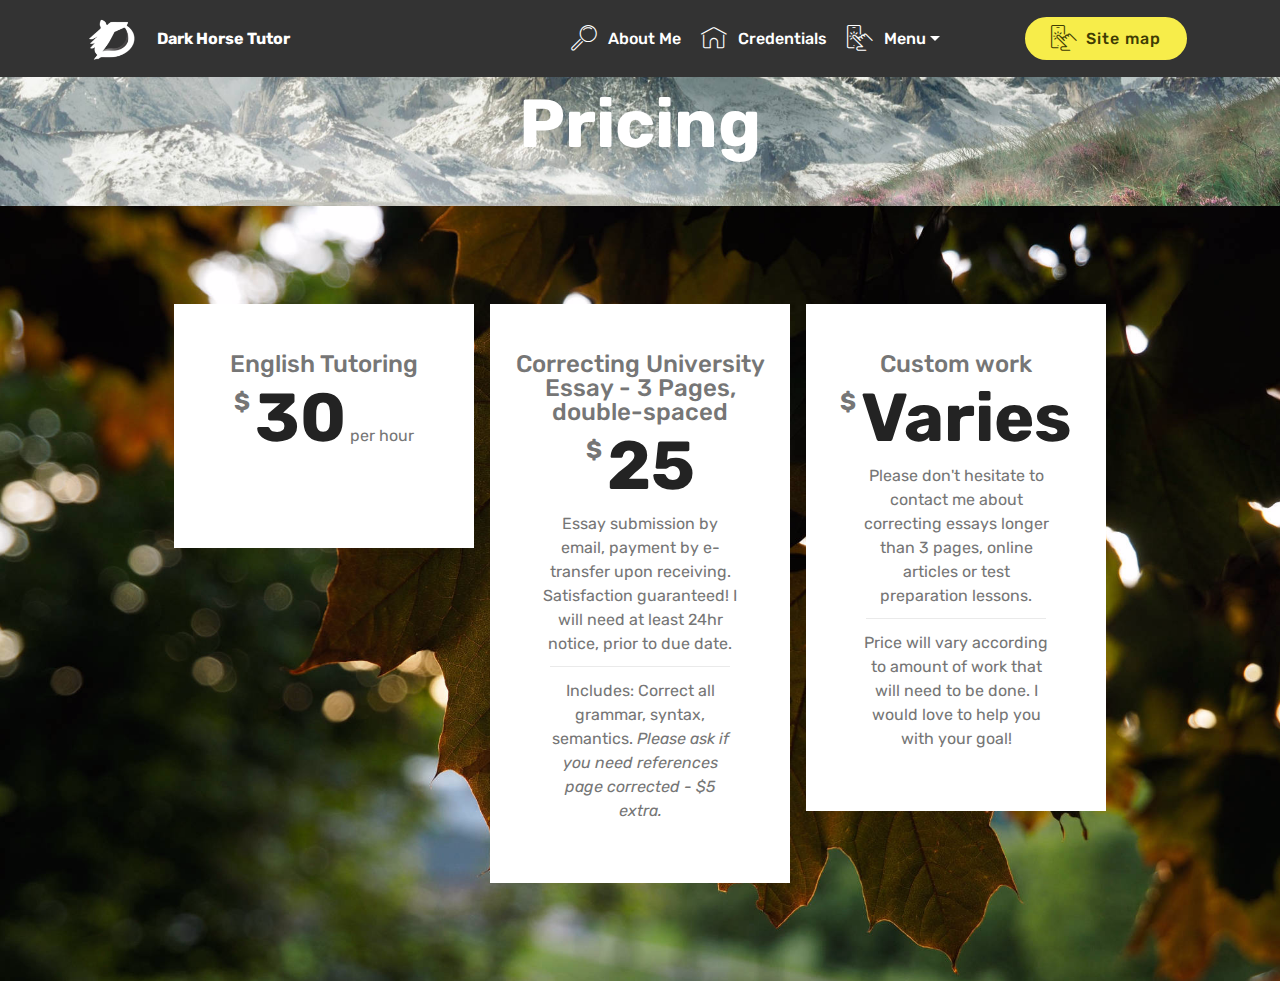
<file: pricing.html>
<!DOCTYPE html>
<html >
<head>
  <!-- Site made with Mobirise Website Builder v4.8.10, https://mobirise.com -->
  <meta charset="UTF-8">
  <meta http-equiv="X-UA-Compatible" content="IE=edge">
  <meta name="generator" content="Mobirise v4.8.10, mobirise.com">
  <meta name="viewport" content="width=device-width, initial-scale=1, minimum-scale=1">
  <link rel="shortcut icon" href="assets/images/darkhorsetutor-logo-s-k-122x115.png" type="image/x-icon">
  <meta name="description" content="Pricing">
  <title>Pricing</title>
  <link rel="stylesheet" href="assets/web/assets/mobirise-icons/mobirise-icons.css">
  <link rel="stylesheet" href="assets/tether/tether.min.css">
  <link rel="stylesheet" href="assets/bootstrap/css/bootstrap.min.css">
  <link rel="stylesheet" href="assets/bootstrap/css/bootstrap-grid.min.css">
  <link rel="stylesheet" href="assets/bootstrap/css/bootstrap-reboot.min.css">
  <link rel="stylesheet" href="assets/dropdown/css/style.css">
  <link rel="stylesheet" href="assets/theme/css/style.css">
  <link rel="stylesheet" href="assets/mobirise/css/mbr-additional.css" type="text/css">
  
  
  
</head>
<body>
  <section class="mbr-section content5 cid-rcMI3kGdux mbr-parallax-background" id="content5-7">

    

    

    <div class="container">
        <div class="media-container-row">
            <div class="title col-12 col-md-8">
                <h2 class="align-center mbr-bold mbr-white pb-3 mbr-fonts-style display-1">Pricing</h2>
                <h3 class="mbr-section-subtitle align-center mbr-light mbr-white pb-3 mbr-fonts-style display-5"></h3>
                
                
            </div>
        </div>
    </div>
</section>

<section class="engine"><a href="https://mobirise.info/z">best css templates</a></section><section class="menu cid-qTkzRZLJNu" once="menu" id="menu1-4">

    

    <nav class="navbar navbar-expand beta-menu navbar-dropdown align-items-center navbar-fixed-top navbar-toggleable-sm">
        <button class="navbar-toggler navbar-toggler-right" type="button" data-toggle="collapse" data-target="#navbarSupportedContent" aria-controls="navbarSupportedContent" aria-expanded="false" aria-label="Toggle navigation">
            <div class="hamburger">
                <span></span>
                <span></span>
                <span></span>
                <span></span>
            </div>
        </button>
        <div class="menu-logo">
            <div class="navbar-brand">
                <span class="navbar-logo">
                    <a href="index.html">
                         <img src="assets/images/darkhorsetutor-logo-s-k-122x115.png" alt="Mobirise" title="" style="height: 3.8rem;">
                    </a>
                </span>
                <span class="navbar-caption-wrap"><a class="navbar-caption text-white display-4" href="index.html">
                        Dark Horse Tutor</a></span>
            </div>
        </div>
        <div class="collapse navbar-collapse" id="navbarSupportedContent">
            <ul class="navbar-nav nav-dropdown" data-app-modern-menu="true"><li class="nav-item">
                    <a class="nav-link link text-white display-4" href="https://mobirise.com">
                        </a>
                </li><li class="nav-item"><a class="nav-link link text-white display-4" href="credentials.html">
                        </a></li><li class="nav-item dropdown">
                    <a class="nav-link link text-white display-4" href="about.html">
                        <span class="mbri-search mbr-iconfont mbr-iconfont-btn"></span>
                        About Me</a>
                </li><li class="nav-item"><a class="nav-link link text-white display-4" href="credentials.html">
                        <span class="mbri-home mbr-iconfont mbr-iconfont-btn"></span>
                        Credentials</a></li><li class="nav-item dropdown open"><a class="nav-link link dropdown-toggle text-white display-4" href="https://mobirise.com" data-toggle="dropdown-submenu" aria-expanded="true"><span class="mbri-touch mbr-iconfont mbr-iconfont-btn"></span>Menu</a><div class="dropdown-menu"><a class="dropdown-item text-white display-4" href="resources.html">Resources</a><a class="dropdown-item text-white display-4" href="tips.html">Study Tips</a><a class="dropdown-item text-white display-4" href="pricing.html">Pricing</a><a class="dropdown-item text-white display-4" href="terms.html">Terms</a><a class="dropdown-item text-white display-4" href="contact.html">Contact</a></div></li><li class="nav-item"><a class="nav-link link text-white display-4" href="credentials.html">
                        </a></li>
                <li class="nav-item"><a class="nav-link link text-white display-4" href="https://mobirise.com">
                        </a></li><li class="nav-item"><a class="nav-link link text-white display-4" href="https://mobirise.com">
                        </a></li></ul>
            <div class="navbar-buttons mbr-section-btn"><a class="btn btn-sm btn-success display-4" href="sitemap.html"><span class="mbri-touch mbr-iconfont mbr-iconfont-btn"></span>Site map</a></div>
        </div>
    </nav>
</section>

<section class="cid-rcMFPhjcHN" id="pricing-tables1-5">

    

    
    <div class="container">
        <div class="media-container-row">

            <div class="plan col-12 mx-2 my-2 justify-content-center col-lg-4">
                <div class="plan-header text-center pt-5">
                    <h3 class="plan-title mbr-fonts-style display-5">English Tutoring</h3>
                    <div class="plan-price">
                        <span class="price-value mbr-fonts-style display-5">
                            $
                        </span>
                        <span class="price-figure mbr-fonts-style display-1">
                              30</span>
                        <small class="price-term mbr-fonts-style display-7">
                            per hour</small>
                    </div>
                </div>
                <div class="plan-body pb-5">
                    <div class="plan-list align-center">
                        <ul class="list-group list-group-flush mbr-fonts-style display-7">
                            <li class="list-group-item"><br></li>
                        </ul>
                    </div>
                    
                </div>
            </div>

            <div class="plan col-12 mx-2 my-2 justify-content-center col-lg-4">
                <div class="plan-header text-center pt-5">
                    <h3 class="plan-title mbr-fonts-style display-5">Correcting University Essay - 3 Pages, double-spaced</h3>
                    <div class="plan-price">
                        <span class="price-value mbr-fonts-style display-5">
                            $
                        </span>
                        <span class="price-figure mbr-fonts-style display-1">
                            25</span>
                        <small class="price-term mbr-fonts-style display-7"></small>
                    </div>
                </div>
                <div class="plan-body pb-5">
                    <div class="plan-list align-center">
                        <ul class="list-group list-group-flush mbr-fonts-style display-7">
                            <li class="list-group-item">
                                Essay submission by email, payment by e-transfer upon receiving. Satisfaction guaranteed! I will need at least 24hr notice, prior to due date.</li>
                            <li class="list-group-item">Includes: Correct all grammar, syntax, semantics. <em>Please ask if you need references page corrected - $5 extra.</em></li>
                        </ul>
                    </div>
                    
                </div>
            </div>

            <div class="plan col-12 mx-2 my-2 justify-content-center col-lg-4">
                <div class="plan-header text-center pt-5">
                    <h3 class="plan-title mbr-fonts-style display-5">
                        Custom work</h3>
                    <div class="plan-price">
                        <span class="price-value mbr-fonts-style display-5">
                            $
                        </span>
                        <span class="price-figure mbr-fonts-style display-1">Varies</span>
                        <small class="price-term mbr-fonts-style display-7"></small>
                    </div>
                </div>
                <div class="plan-body pb-5">
                    <div class="plan-list align-center">
                        <ul class="list-group list-group-flush mbr-fonts-style display-7">
                            <li class="list-group-item">Please don't hesitate to contact me about correcting essays longer than 3 pages, online articles or test preparation lessons.</li>
                            <li class="list-group-item">
                                Price will vary according to amount of work that will need to be done. I would love to help you with your goal!</li>
                        </ul>
                    </div>
                    
                </div>
            </div>

            
        </div>
    </div>
</section>


  <script src="assets/web/assets/jquery/jquery.min.js"></script>
  <script src="assets/popper/popper.min.js"></script>
  <script src="assets/tether/tether.min.js"></script>
  <script src="assets/bootstrap/js/bootstrap.min.js"></script>
  <script src="assets/smoothscroll/smooth-scroll.js"></script>
  <script src="assets/parallax/jarallax.min.js"></script>
  <script src="assets/dropdown/js/script.min.js"></script>
  <script src="assets/touchswipe/jquery.touch-swipe.min.js"></script>
  <script src="assets/theme/js/script.js"></script>
  
  
</body>
</html>
</file>
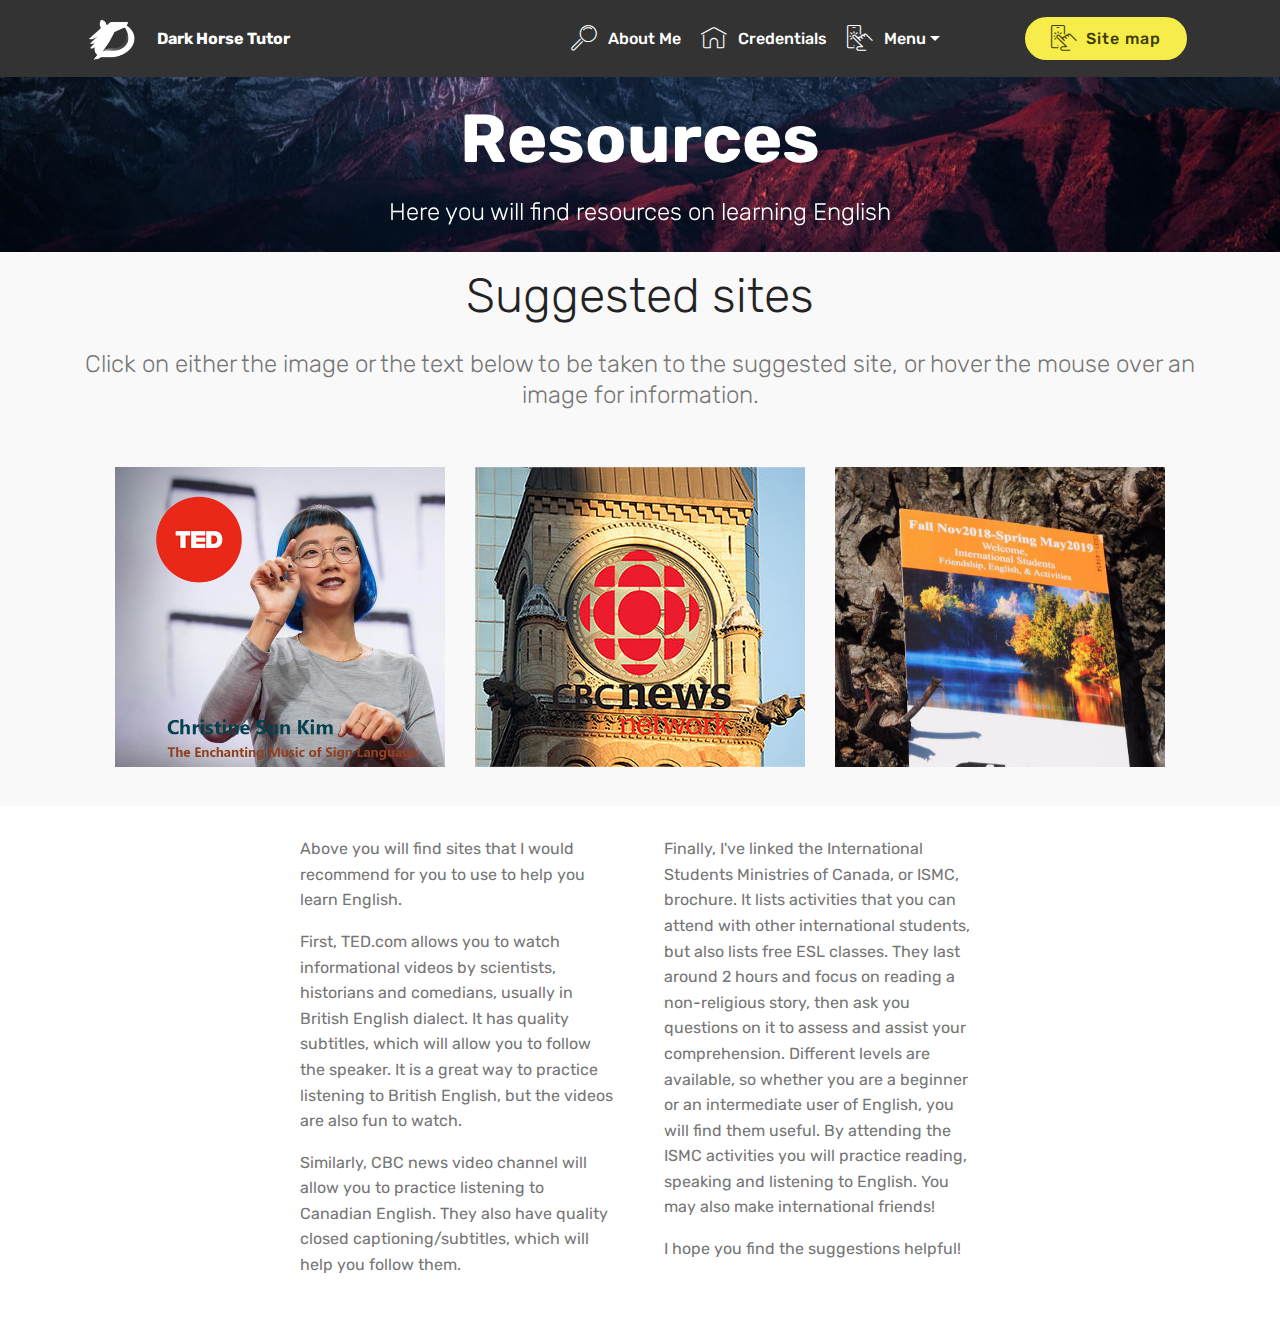
<file: resources.html>
<!DOCTYPE html>
<html >
<head>
  <!-- Site made with Mobirise Website Builder v4.8.10, https://mobirise.com -->
  <meta charset="UTF-8">
  <meta http-equiv="X-UA-Compatible" content="IE=edge">
  <meta name="generator" content="Mobirise v4.8.10, mobirise.com">
  <meta name="viewport" content="width=device-width, initial-scale=1, minimum-scale=1">
  <link rel="shortcut icon" href="assets/images/darkhorsetutor-logo-s-k-122x115.png" type="image/x-icon">
  <meta name="description" content="My resources and connections for English study">
  <title>Resources</title>
  <link rel="stylesheet" href="assets/web/assets/mobirise-icons/mobirise-icons.css">
  <link rel="stylesheet" href="assets/tether/tether.min.css">
  <link rel="stylesheet" href="assets/bootstrap/css/bootstrap.min.css">
  <link rel="stylesheet" href="assets/bootstrap/css/bootstrap-grid.min.css">
  <link rel="stylesheet" href="assets/bootstrap/css/bootstrap-reboot.min.css">
  <link rel="stylesheet" href="assets/dropdown/css/style.css">
  <link rel="stylesheet" href="assets/theme/css/style.css">
  <link rel="stylesheet" href="assets/mobirise/css/mbr-additional.css" type="text/css">
  
  
  
</head>
<body>
  <section class="menu cid-qTkzRZLJNu" once="menu" id="menu1-4">

    

    <nav class="navbar navbar-expand beta-menu navbar-dropdown align-items-center navbar-fixed-top navbar-toggleable-sm">
        <button class="navbar-toggler navbar-toggler-right" type="button" data-toggle="collapse" data-target="#navbarSupportedContent" aria-controls="navbarSupportedContent" aria-expanded="false" aria-label="Toggle navigation">
            <div class="hamburger">
                <span></span>
                <span></span>
                <span></span>
                <span></span>
            </div>
        </button>
        <div class="menu-logo">
            <div class="navbar-brand">
                <span class="navbar-logo">
                    <a href="index.html">
                         <img src="assets/images/darkhorsetutor-logo-s-k-122x115.png" alt="Mobirise" title="" style="height: 3.8rem;">
                    </a>
                </span>
                <span class="navbar-caption-wrap"><a class="navbar-caption text-white display-4" href="index.html">
                        Dark Horse Tutor</a></span>
            </div>
        </div>
        <div class="collapse navbar-collapse" id="navbarSupportedContent">
            <ul class="navbar-nav nav-dropdown" data-app-modern-menu="true"><li class="nav-item">
                    <a class="nav-link link text-white display-4" href="https://mobirise.com">
                        </a>
                </li><li class="nav-item"><a class="nav-link link text-white display-4" href="credentials.html">
                        </a></li><li class="nav-item dropdown">
                    <a class="nav-link link text-white display-4" href="about.html">
                        <span class="mbri-search mbr-iconfont mbr-iconfont-btn"></span>
                        About Me</a>
                </li><li class="nav-item"><a class="nav-link link text-white display-4" href="credentials.html">
                        <span class="mbri-home mbr-iconfont mbr-iconfont-btn"></span>
                        Credentials</a></li><li class="nav-item dropdown open"><a class="nav-link link dropdown-toggle text-white display-4" href="https://mobirise.com" data-toggle="dropdown-submenu" aria-expanded="true"><span class="mbri-touch mbr-iconfont mbr-iconfont-btn"></span>Menu</a><div class="dropdown-menu"><a class="dropdown-item text-white display-4" href="resources.html">Resources</a><a class="dropdown-item text-white display-4" href="tips.html">Study Tips</a><a class="dropdown-item text-white display-4" href="pricing.html">Pricing</a><a class="dropdown-item text-white display-4" href="terms.html">Terms</a><a class="dropdown-item text-white display-4" href="contact.html">Contact</a></div></li><li class="nav-item"><a class="nav-link link text-white display-4" href="credentials.html">
                        </a></li>
                <li class="nav-item"><a class="nav-link link text-white display-4" href="https://mobirise.com">
                        </a></li><li class="nav-item"><a class="nav-link link text-white display-4" href="https://mobirise.com">
                        </a></li></ul>
            <div class="navbar-buttons mbr-section-btn"><a class="btn btn-sm btn-success display-4" href="sitemap.html"><span class="mbri-touch mbr-iconfont mbr-iconfont-btn"></span>Site map</a></div>
        </div>
    </nav>
</section>

<section class="engine"><a href="https://mobirise.info/s">free bootstrap theme</a></section><section class="mbr-section content5 cid-rcvuurDUgz mbr-parallax-background" id="content5-4">

    

    

    <div class="container">
        <div class="media-container-row">
            <div class="title col-12 col-md-8">
                <h2 class="align-center mbr-bold mbr-white pb-3 mbr-fonts-style display-1">
                    Resources</h2>
                <h3 class="mbr-section-subtitle align-center mbr-light mbr-white pb-3 mbr-fonts-style display-5">
                    Here you will find resources on learning English</h3>
                
                
            </div>
        </div>
    </div>
</section>

<section class="features15 cid-rcvuRa1IIL" id="features15-a">

    

    
    <div class="container">
        <h2 class="mbr-section-title pb-3 align-center mbr-fonts-style display-2">
            Suggested sites</h2>
        <h3 class="mbr-section-subtitle display-5 align-center mbr-fonts-style">Click on either the image or the text below to be taken to the suggested site, or hover the mouse over an image for information.</h3>

        <div class="media-container-row container pt-5 mt-2">

            <div class="col-12 col-md-6 mb-4 col-lg-4">
                <div class="card flip-card p-5 align-center">
                    <div class="card-front card_cont">
                        <a href="https://www.ted.com/talks"><img src="assets/images/ted-christine-sun-kim-1200x675.jpg" alt="Mobirise" title=""></a>
                    </div>
                    <div class="card_back card_cont">
                        <h4 class="card-title display-5 py-2 mbr-fonts-style"><a href="https://www.ted.com/talks" target="_blank" class="text-white">TED.com</a></h4>
                        <p class="mbr-text mbr-fonts-style display-7">
                            <a href="https://www.ted.com/talks" target="_blank" class="text-primary">A great way to learn English is to simply listen to it! You can use this site to listen to short, informative stories. The advantage is that you can hear what English sounds like in a descriptive or humorous tone. Videos tend to be short and fun.</a></p>
                    </div>
                </div>
            </div>

            <div class="col-12 col-md-6 mb-4 col-lg-4">
                
                <div class="card flip-card p-5 align-center">
                    <div class="card-front card_cont">
                        <a href="https://www.youtube.com/user/cbcnews/featured"><img src="assets/images/cbc-news-size-400-400x300.jpg" alt="Mobirise" title=""></a>
                    </div>
                    <div class="card_back card_cont">
                        <h4 class="card-title py-2 mbr-fonts-style display-5"><a href="https://www.youtube.com/user/cbcnews/featured" target="_blank">
                            CBC News - Video</a></h4>
                        <p class="mbr-text mbr-fonts-style display-7">
                            True Canadian English! CBC is a Canadian news network. They have <a href="https://www.youtube.com/user/cbcnews/featured" target="_blank">thousands </a>of video stories. Best part is - they speak in Canadian English dialect and have CC (closed captioning/subtitles), so you can easily follow.</p>
                    </div>
                </div>
            </div>
            
            <div class="col-12 col-md-6 mb-4 col-lg-4">
                <div class="card flip-card p-5 align-center">
                    <div class="card-front card_cont">
                        <a href="ismc-brochure.html"><img src="assets/images/p1047968-2-1200x900.jpg" alt="Mobirise" title=""></a>
                    </div>
                    <div class="card_back card_cont">
                        <h4 class="card-title py-2 mbr-fonts-style display-5"><a href="ismc-brochure.html" target="_blank">Free ESL classes! Latest ISMC brochure</a></h4>
                        <p class="mbr-text mbr-fonts-style display-7"><a href="ismc-brochure.html"></a><a href="ismc-brochure.html">
                            International Students Ministries Canada brochure lists free ESL locations and times. It doesn't matter what faith you have - the ESL classes are secular (non-religious) and free.</a></p>
                    </div>
                </div> 
            </div>

            
        </div>
</div></section>

<section class="mbr-section article content3 cid-rcvuwkIAIq" id="content3-5">
      
     

    <div class="container">
        <div class="media-container-row">
            <div class="row col-12 col-md-8">
                <div class="col-12 col-md-6 pr-lg-4 mbr-text mbr-fonts-style display-7"><p>
                     Above you will find sites that I would recommend for you to use to help you learn English.</p><p>First, TED.com allows you to watch informational videos by scientists, historians and comedians, usually in British English dialect. It has quality subtitles, which will allow you to follow the speaker. It is a great way to practice listening to British English, but the videos are also fun to watch.</p><p>Similarly, CBC news video channel will allow you to practice listening to Canadian English. They also have quality closed captioning/subtitles, which will help you follow them.</p></div>
                <div class="col-12 col-md-6 pl-lg-4 mbr-text mbr-fonts-style display-7"><p>
                     Finally, I've linked the International Students Ministries of Canada, or ISMC, brochure. It lists activities that you can attend with other international students, but also lists free ESL classes. They last around 2 hours and focus on reading a non-religious story, then ask you questions on it to assess and assist your comprehension. Different levels are available, so whether you are a beginner or an intermediate user of English, you will find them useful. By attending the ISMC activities you will practice reading, speaking and listening to English. You may also make international friends!</p><p>I hope you find the suggestions helpful!</p></div>
            </div>
        </div>
    </div>
</section>


  <script src="assets/web/assets/jquery/jquery.min.js"></script>
  <script src="assets/popper/popper.min.js"></script>
  <script src="assets/tether/tether.min.js"></script>
  <script src="assets/bootstrap/js/bootstrap.min.js"></script>
  <script src="assets/dropdown/js/script.min.js"></script>
  <script src="assets/touchswipe/jquery.touch-swipe.min.js"></script>
  <script src="assets/parallax/jarallax.min.js"></script>
  <script src="assets/mbr-flip-card/mbr-flip-card.js"></script>
  <script src="assets/smoothscroll/smooth-scroll.js"></script>
  <script src="assets/theme/js/script.js"></script>
  
  
</body>
</html>
</file>
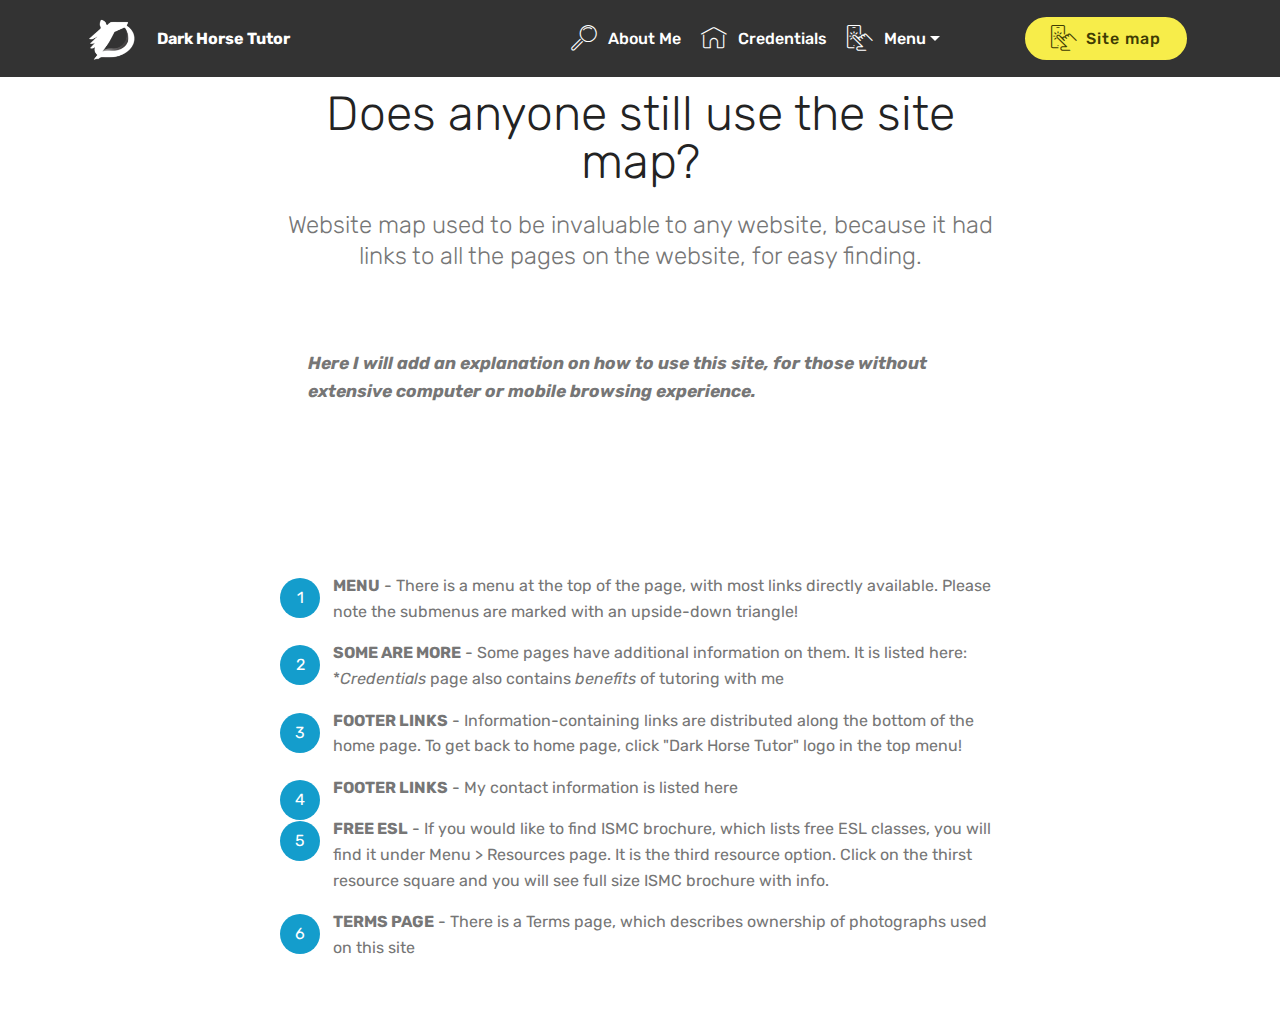
<file: sitemap.html>
<!DOCTYPE html>
<html >
<head>
  <!-- Site made with Mobirise Website Builder v4.8.10, https://mobirise.com -->
  <meta charset="UTF-8">
  <meta http-equiv="X-UA-Compatible" content="IE=edge">
  <meta name="generator" content="Mobirise v4.8.10, mobirise.com">
  <meta name="viewport" content="width=device-width, initial-scale=1, minimum-scale=1">
  <link rel="shortcut icon" href="assets/images/darkhorsetutor-logo-s-k-122x115.png" type="image/x-icon">
  <meta name="description" content="Site Map">
  <title>Site Map</title>
  <link rel="stylesheet" href="assets/web/assets/mobirise-icons/mobirise-icons.css">
  <link rel="stylesheet" href="assets/tether/tether.min.css">
  <link rel="stylesheet" href="assets/bootstrap/css/bootstrap.min.css">
  <link rel="stylesheet" href="assets/bootstrap/css/bootstrap-grid.min.css">
  <link rel="stylesheet" href="assets/bootstrap/css/bootstrap-reboot.min.css">
  <link rel="stylesheet" href="assets/dropdown/css/style.css">
  <link rel="stylesheet" href="assets/theme/css/style.css">
  <link rel="stylesheet" href="assets/mobirise/css/mbr-additional.css" type="text/css">
  
  
  
</head>
<body>
  <section class="menu cid-qTkzRZLJNu" once="menu" id="menu1-7">

    

    <nav class="navbar navbar-expand beta-menu navbar-dropdown align-items-center navbar-fixed-top navbar-toggleable-sm">
        <button class="navbar-toggler navbar-toggler-right" type="button" data-toggle="collapse" data-target="#navbarSupportedContent" aria-controls="navbarSupportedContent" aria-expanded="false" aria-label="Toggle navigation">
            <div class="hamburger">
                <span></span>
                <span></span>
                <span></span>
                <span></span>
            </div>
        </button>
        <div class="menu-logo">
            <div class="navbar-brand">
                <span class="navbar-logo">
                    <a href="index.html">
                         <img src="assets/images/darkhorsetutor-logo-s-k-122x115.png" alt="Mobirise" title="" style="height: 3.8rem;">
                    </a>
                </span>
                <span class="navbar-caption-wrap"><a class="navbar-caption text-white display-4" href="index.html">
                        Dark Horse Tutor</a></span>
            </div>
        </div>
        <div class="collapse navbar-collapse" id="navbarSupportedContent">
            <ul class="navbar-nav nav-dropdown" data-app-modern-menu="true"><li class="nav-item">
                    <a class="nav-link link text-white display-4" href="https://mobirise.com">
                        </a>
                </li><li class="nav-item"><a class="nav-link link text-white display-4" href="credentials.html">
                        </a></li><li class="nav-item dropdown">
                    <a class="nav-link link text-white display-4" href="about.html">
                        <span class="mbri-search mbr-iconfont mbr-iconfont-btn"></span>
                        About Me</a>
                </li><li class="nav-item"><a class="nav-link link text-white display-4" href="credentials.html">
                        <span class="mbri-home mbr-iconfont mbr-iconfont-btn"></span>
                        Credentials</a></li><li class="nav-item dropdown open"><a class="nav-link link dropdown-toggle text-white display-4" href="https://mobirise.com" data-toggle="dropdown-submenu" aria-expanded="true"><span class="mbri-touch mbr-iconfont mbr-iconfont-btn"></span>Menu</a><div class="dropdown-menu"><a class="dropdown-item text-white display-4" href="resources.html">Resources</a><a class="dropdown-item text-white display-4" href="tips.html">Study Tips</a><a class="dropdown-item text-white display-4" href="pricing.html">Pricing</a><a class="dropdown-item text-white display-4" href="terms.html">Terms</a><a class="dropdown-item text-white display-4" href="contact.html">Contact</a></div></li><li class="nav-item"><a class="nav-link link text-white display-4" href="credentials.html">
                        </a></li>
                <li class="nav-item"><a class="nav-link link text-white display-4" href="https://mobirise.com">
                        </a></li><li class="nav-item"><a class="nav-link link text-white display-4" href="https://mobirise.com">
                        </a></li></ul>
            <div class="navbar-buttons mbr-section-btn"><a class="btn btn-sm btn-success display-4" href="sitemap.html"><span class="mbri-touch mbr-iconfont mbr-iconfont-btn"></span>Site map</a></div>
        </div>
    </nav>
</section>

<section class="engine"><a href="https://mobirise.info/z">best html templates</a></section><section class="mbr-section content4 cid-rbh8j9NXwz" id="content4-8">

    

    <div class="container">
        <div class="media-container-row">
            <div class="title col-12 col-md-8">
                <h2 class="align-center pb-3 mbr-fonts-style display-2">
                    Does anyone still use the site map?</h2>
                <h3 class="mbr-section-subtitle align-center mbr-light mbr-fonts-style display-5">
                    Website map used to be invaluable to any website, because it had links to all the pages on the website, for easy finding.<br>
                </h3>
                
            </div>
        </div>
    </div>
</section>

<section class="mbr-section article content1 cid-rbh8IdnN0M" id="content2-9">

     

    <div class="container">
        <div class="media-container-row">
            <div class="mbr-text col-12 col-md-8 mbr-fonts-style display-7">
                <blockquote><strong>Here I will add an explanation on how to use this site, for those without extensive computer or mobile browsing experience.</strong></blockquote>
            </div>
        </div>
    </div>
</section>

<section class="mbr-section article content11 cid-rbha9CvUZz" id="content11-b">
     

    <div class="container">
        <div class="media-container-row">
            <div class="mbr-text counter-container col-12 col-md-8 mbr-fonts-style display-7">
                <ol>
                    <li><strong>MENU</strong> - There is a menu at the top of the page, with most links directly available. Please note the submenus are marked with an upside-down triangle!</li>
                    <li><strong>SOME ARE MORE</strong>&nbsp;- Some pages have additional information on them. It is listed here:<br>*<em>Credentials</em> page also contains <em>benefits</em>&nbsp;of tutoring with me</li>
                    <li><strong>FOOTER LINKS</strong> - Information-containing links are distributed along the bottom of the home page. To get back to home page, click "Dark Horse Tutor" logo in the top menu!<br></li><li><strong>FOOTER LINKS</strong> - My contact information is listed here</li><li><strong>FREE ESL</strong> - If you would like to find ISMC brochure, which lists free ESL classes, you will find it under Menu &gt; Resources page. It is the third resource option. Click on the thirst resource square and you will see full size ISMC brochure with info.</li><li><strong>TERMS PAGE</strong> - There is a Terms page, which describes ownership of photographs used on this site</li>
                </ol>
            </div>
        </div>
    </div>
</section>


  <script src="assets/web/assets/jquery/jquery.min.js"></script>
  <script src="assets/popper/popper.min.js"></script>
  <script src="assets/tether/tether.min.js"></script>
  <script src="assets/bootstrap/js/bootstrap.min.js"></script>
  <script src="assets/smoothscroll/smooth-scroll.js"></script>
  <script src="assets/dropdown/js/script.min.js"></script>
  <script src="assets/touchswipe/jquery.touch-swipe.min.js"></script>
  <script src="assets/theme/js/script.js"></script>
  
  
</body>
</html>
</file>
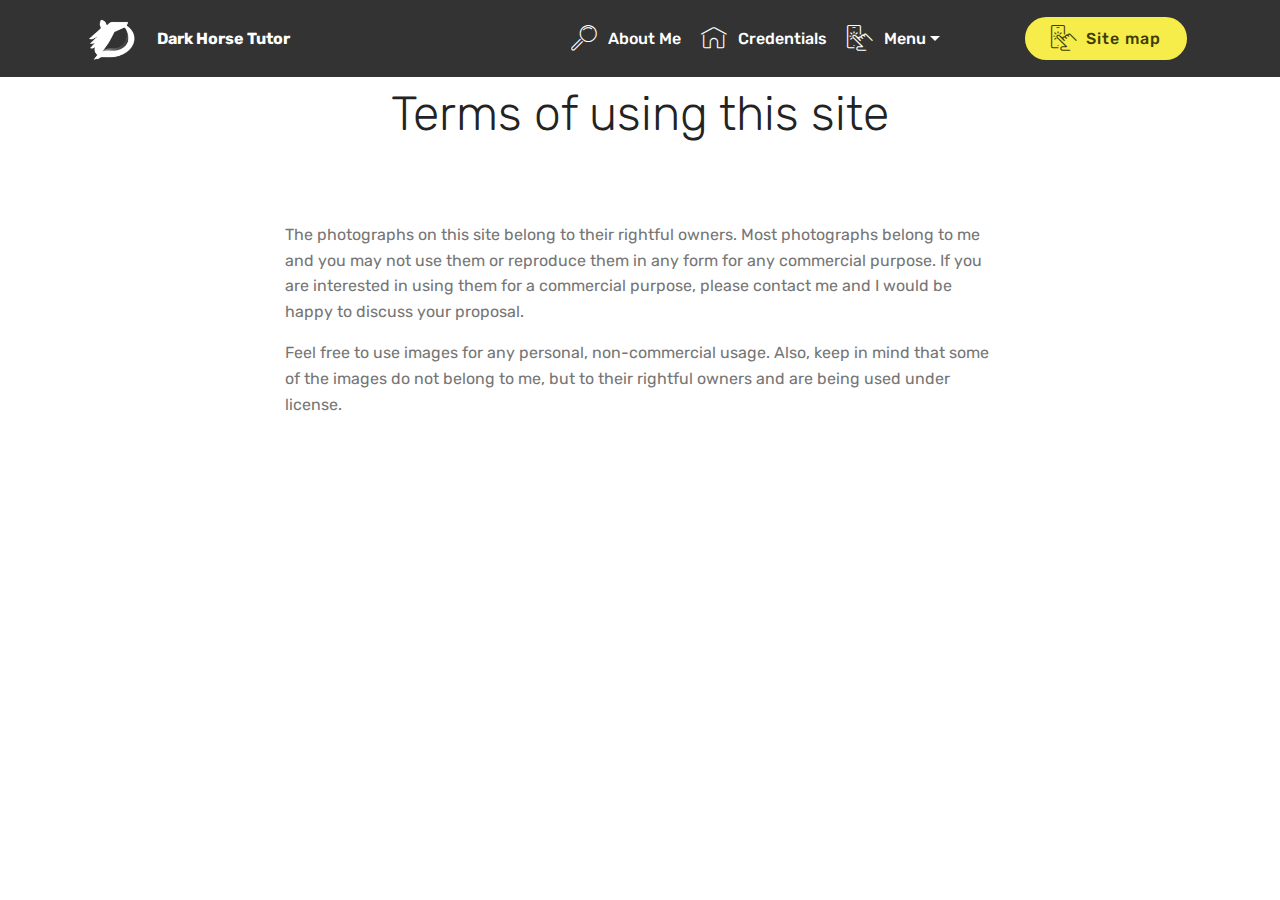
<file: terms.html>
<!DOCTYPE html>
<html >
<head>
  <!-- Site made with Mobirise Website Builder v4.8.10, https://mobirise.com -->
  <meta charset="UTF-8">
  <meta http-equiv="X-UA-Compatible" content="IE=edge">
  <meta name="generator" content="Mobirise v4.8.10, mobirise.com">
  <meta name="viewport" content="width=device-width, initial-scale=1, minimum-scale=1">
  <link rel="shortcut icon" href="assets/images/darkhorsetutor-logo-s-k-122x115.png" type="image/x-icon">
  <meta name="description" content="Terms & conditions of using the site.">
  <title>Terms</title>
  <link rel="stylesheet" href="assets/web/assets/mobirise-icons/mobirise-icons.css">
  <link rel="stylesheet" href="assets/tether/tether.min.css">
  <link rel="stylesheet" href="assets/bootstrap/css/bootstrap.min.css">
  <link rel="stylesheet" href="assets/bootstrap/css/bootstrap-grid.min.css">
  <link rel="stylesheet" href="assets/bootstrap/css/bootstrap-reboot.min.css">
  <link rel="stylesheet" href="assets/dropdown/css/style.css">
  <link rel="stylesheet" href="assets/theme/css/style.css">
  <link rel="stylesheet" href="assets/mobirise/css/mbr-additional.css" type="text/css">
  
  
  
</head>
<body>
  <section class="menu cid-qTkzRZLJNu" once="menu" id="menu1-8">

    

    <nav class="navbar navbar-expand beta-menu navbar-dropdown align-items-center navbar-fixed-top navbar-toggleable-sm">
        <button class="navbar-toggler navbar-toggler-right" type="button" data-toggle="collapse" data-target="#navbarSupportedContent" aria-controls="navbarSupportedContent" aria-expanded="false" aria-label="Toggle navigation">
            <div class="hamburger">
                <span></span>
                <span></span>
                <span></span>
                <span></span>
            </div>
        </button>
        <div class="menu-logo">
            <div class="navbar-brand">
                <span class="navbar-logo">
                    <a href="index.html">
                         <img src="assets/images/darkhorsetutor-logo-s-k-122x115.png" alt="Mobirise" title="" style="height: 3.8rem;">
                    </a>
                </span>
                <span class="navbar-caption-wrap"><a class="navbar-caption text-white display-4" href="index.html">
                        Dark Horse Tutor</a></span>
            </div>
        </div>
        <div class="collapse navbar-collapse" id="navbarSupportedContent">
            <ul class="navbar-nav nav-dropdown" data-app-modern-menu="true"><li class="nav-item">
                    <a class="nav-link link text-white display-4" href="https://mobirise.com">
                        </a>
                </li><li class="nav-item"><a class="nav-link link text-white display-4" href="credentials.html">
                        </a></li><li class="nav-item dropdown">
                    <a class="nav-link link text-white display-4" href="about.html">
                        <span class="mbri-search mbr-iconfont mbr-iconfont-btn"></span>
                        About Me</a>
                </li><li class="nav-item"><a class="nav-link link text-white display-4" href="credentials.html">
                        <span class="mbri-home mbr-iconfont mbr-iconfont-btn"></span>
                        Credentials</a></li><li class="nav-item dropdown open"><a class="nav-link link dropdown-toggle text-white display-4" href="https://mobirise.com" data-toggle="dropdown-submenu" aria-expanded="true"><span class="mbri-touch mbr-iconfont mbr-iconfont-btn"></span>Menu</a><div class="dropdown-menu"><a class="dropdown-item text-white display-4" href="resources.html">Resources</a><a class="dropdown-item text-white display-4" href="tips.html">Study Tips</a><a class="dropdown-item text-white display-4" href="pricing.html">Pricing</a><a class="dropdown-item text-white display-4" href="terms.html">Terms</a><a class="dropdown-item text-white display-4" href="contact.html">Contact</a></div></li><li class="nav-item"><a class="nav-link link text-white display-4" href="credentials.html">
                        </a></li>
                <li class="nav-item"><a class="nav-link link text-white display-4" href="https://mobirise.com">
                        </a></li><li class="nav-item"><a class="nav-link link text-white display-4" href="https://mobirise.com">
                        </a></li></ul>
            <div class="navbar-buttons mbr-section-btn"><a class="btn btn-sm btn-success display-4" href="sitemap.html"><span class="mbri-touch mbr-iconfont mbr-iconfont-btn"></span>Site map</a></div>
        </div>
    </nav>
</section>

<section class="engine"><a href="https://mobirise.info/v">html templates</a></section><section class="mbr-section content4 cid-rcOF7BvEI3" id="content4-9">

    

    <div class="container">
        <div class="media-container-row">
            <div class="title col-12 col-md-8">
                <h2 class="align-center pb-3 mbr-fonts-style display-2">
                    Terms of using this site</h2>
                <h3 class="mbr-section-subtitle align-center mbr-light mbr-fonts-style display-5"></h3>
                
            </div>
        </div>
    </div>
</section>

<section class="mbr-section article content1 cid-rcOF8tR64i" id="content1-a">
    
     

    <div class="container">
        <div class="media-container-row">
            <div class="mbr-text col-12 col-md-8 mbr-fonts-style display-7"><p>The photographs on this site belong to their rightful owners. Most photographs belong to me and you may not use them or reproduce them in any form for any commercial purpose. If you are interested in using them for a commercial purpose, please contact me and I would be happy to discuss your proposal.</p><p>Feel free to use images for any personal, non-commercial usage. Also, keep in mind that some of the images do not belong to me, but to their rightful owners and are being used under license.</p></div>
        </div>
    </div>
</section>


  <script src="assets/web/assets/jquery/jquery.min.js"></script>
  <script src="assets/popper/popper.min.js"></script>
  <script src="assets/tether/tether.min.js"></script>
  <script src="assets/bootstrap/js/bootstrap.min.js"></script>
  <script src="assets/smoothscroll/smooth-scroll.js"></script>
  <script src="assets/dropdown/js/script.min.js"></script>
  <script src="assets/touchswipe/jquery.touch-swipe.min.js"></script>
  <script src="assets/theme/js/script.js"></script>
  
  
</body>
</html>
</file>
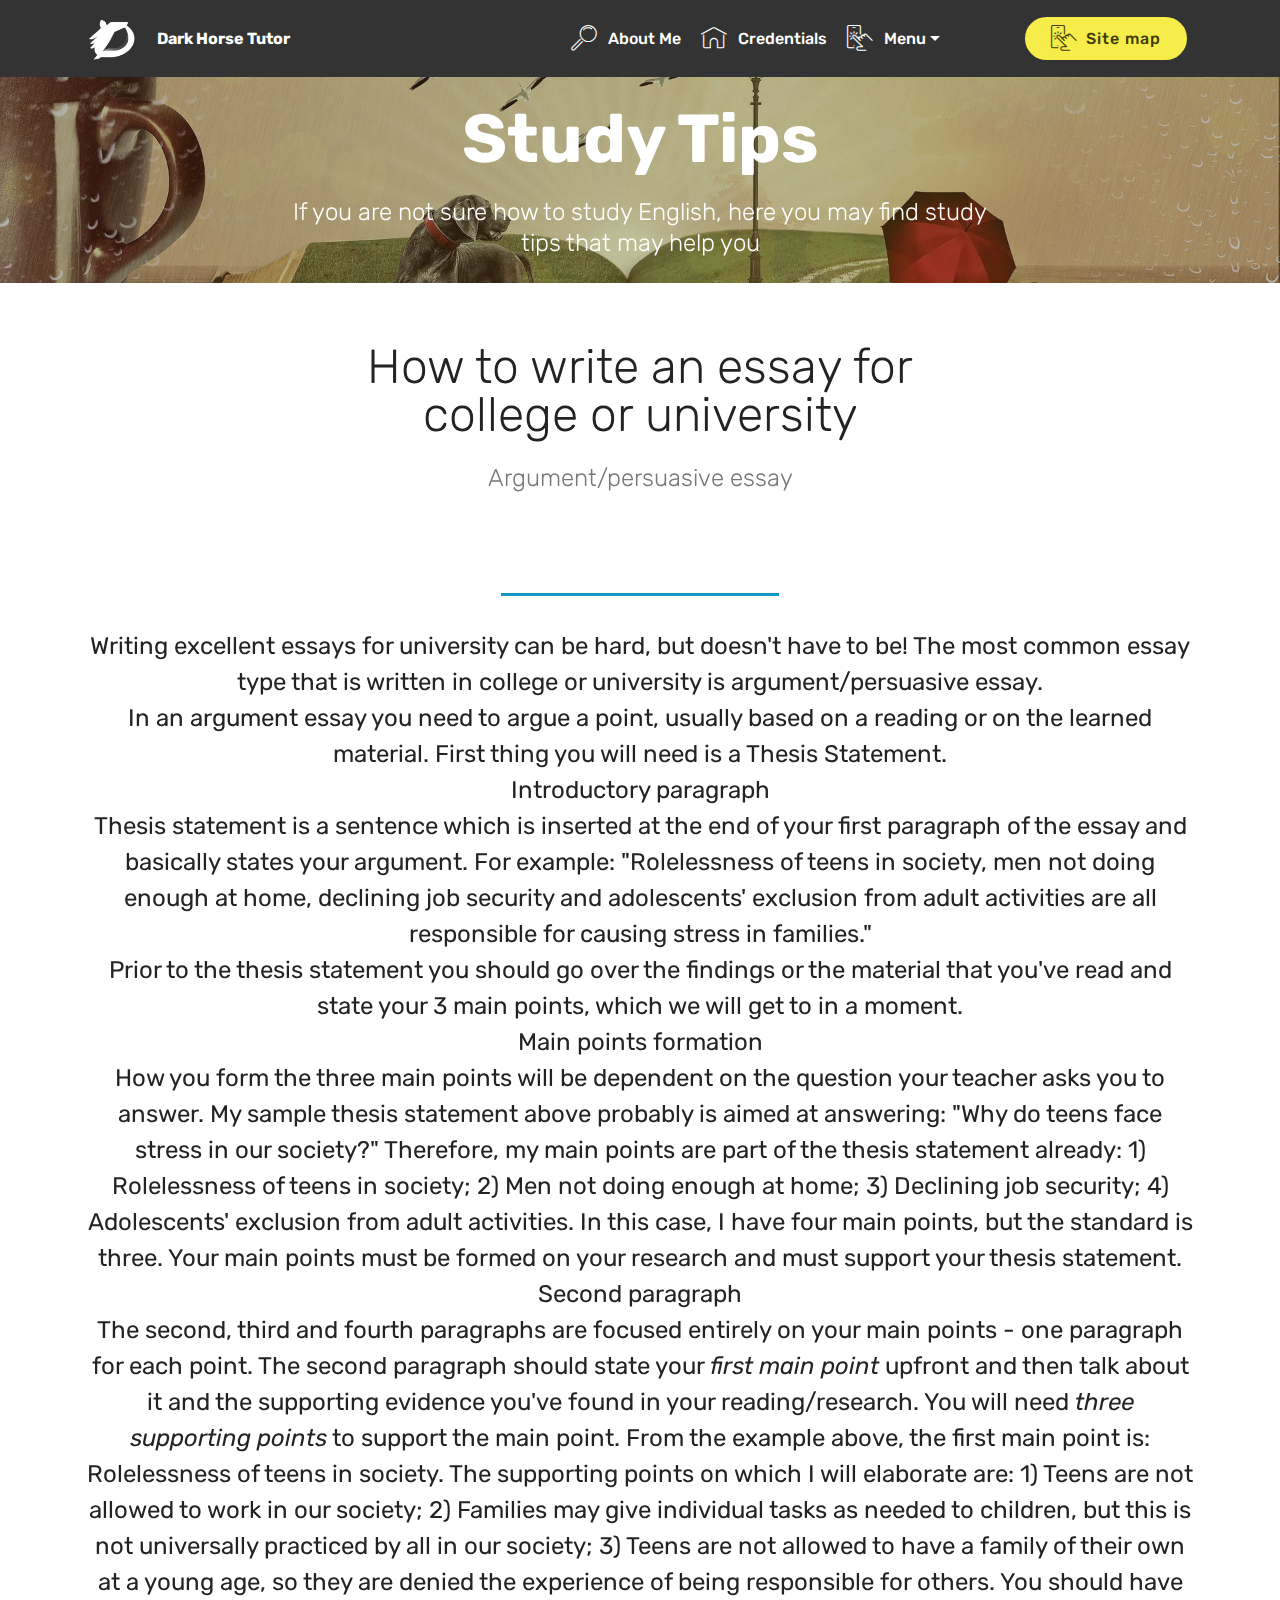
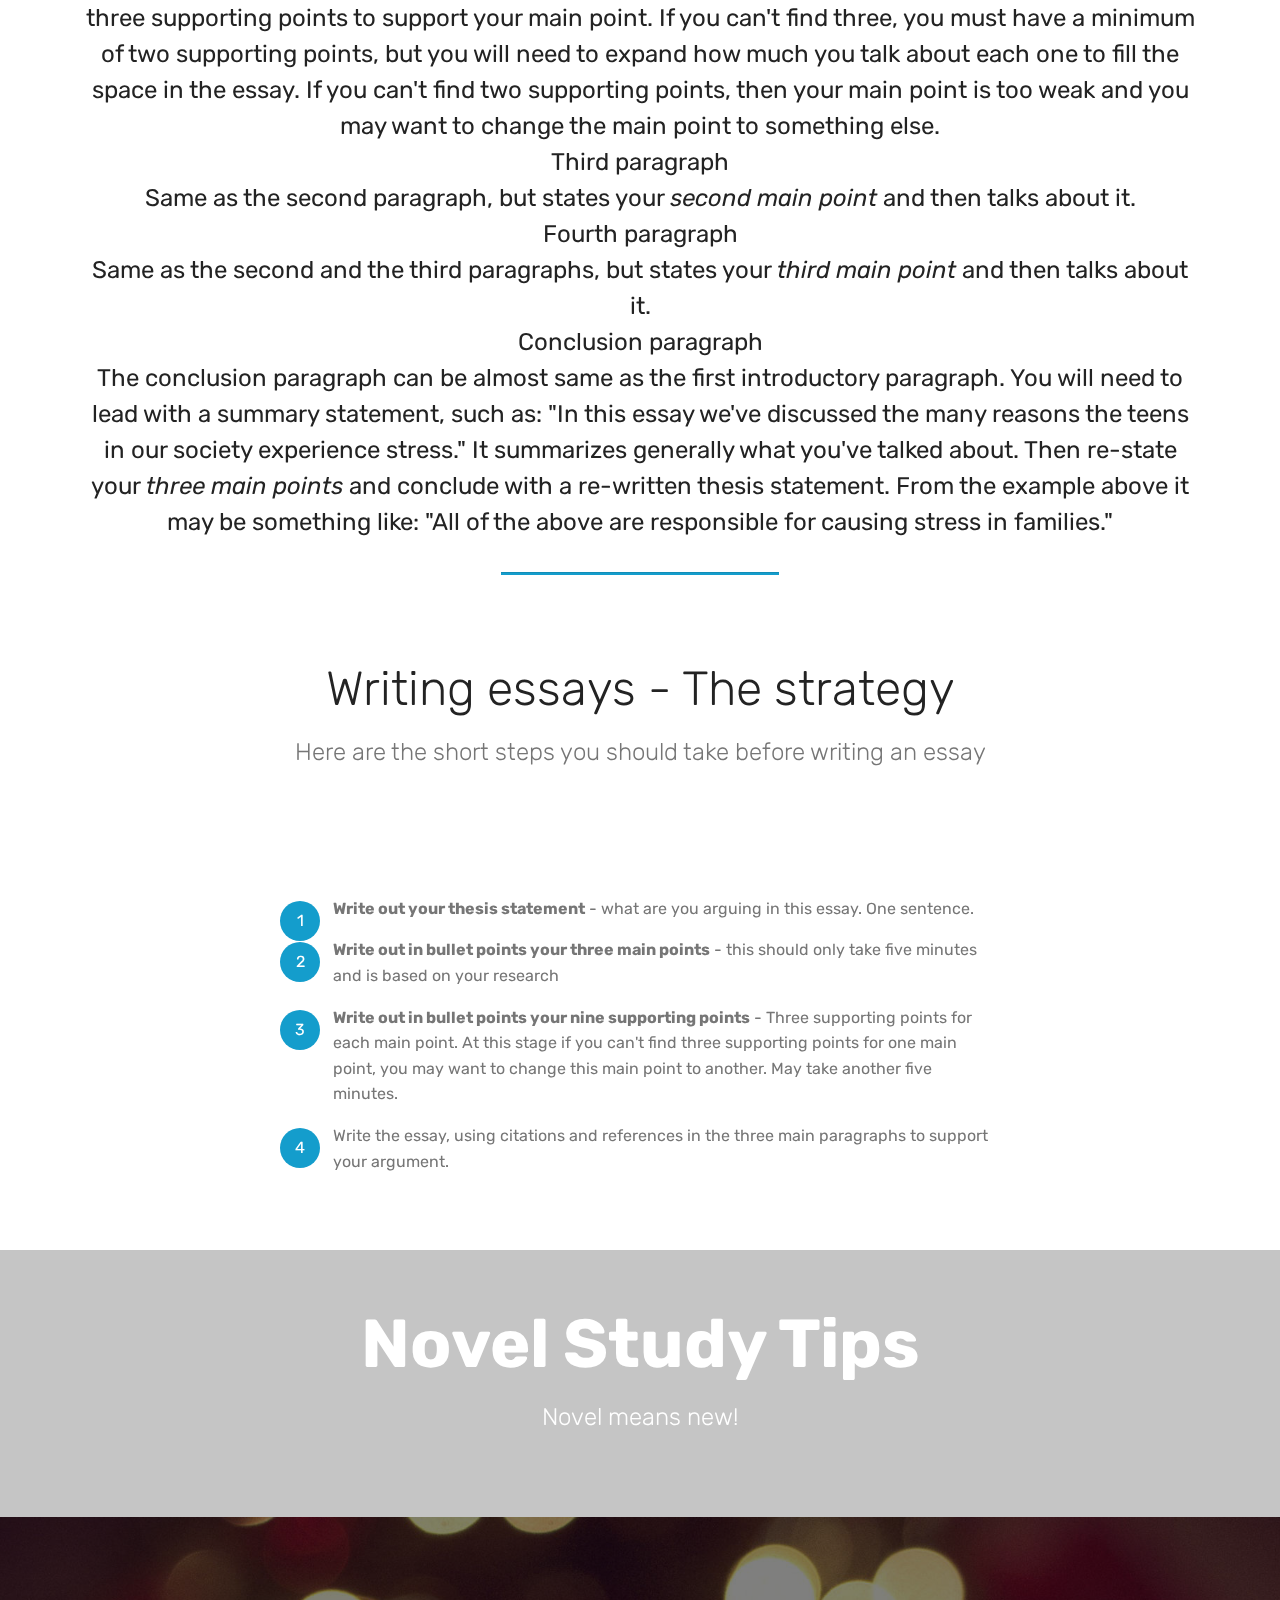
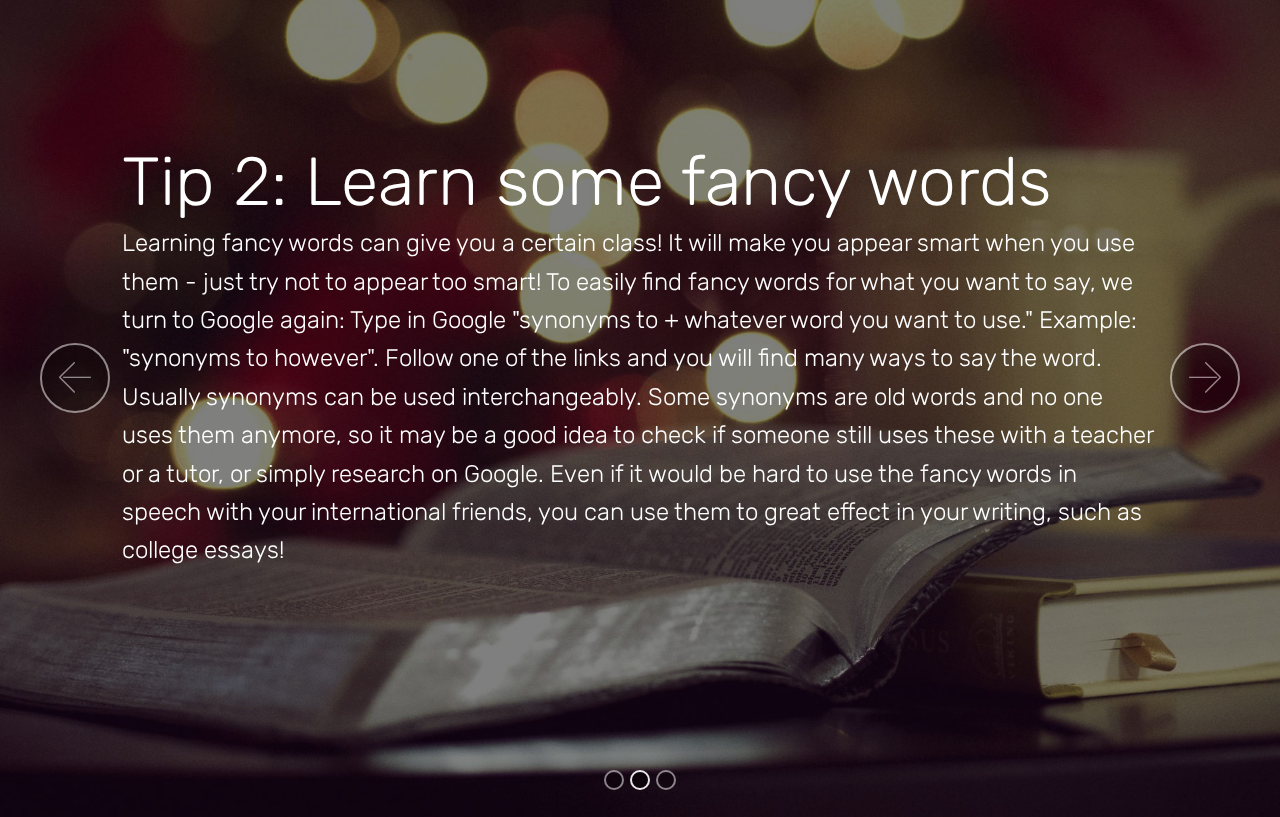
<file: tips.html>
<!DOCTYPE html>
<html >
<head>
  <!-- Site made with Mobirise Website Builder v4.8.10, https://mobirise.com -->
  <meta charset="UTF-8">
  <meta http-equiv="X-UA-Compatible" content="IE=edge">
  <meta name="generator" content="Mobirise v4.8.10, mobirise.com">
  <meta name="viewport" content="width=device-width, initial-scale=1, minimum-scale=1">
  <link rel="shortcut icon" href="assets/images/darkhorsetutor-logo-s-k-122x115.png" type="image/x-icon">
  <meta name="description" content="English Study Tips">
  <title>Study Tips</title>
  <link rel="stylesheet" href="assets/web/assets/mobirise-icons/mobirise-icons.css">
  <link rel="stylesheet" href="assets/tether/tether.min.css">
  <link rel="stylesheet" href="assets/bootstrap/css/bootstrap.min.css">
  <link rel="stylesheet" href="assets/bootstrap/css/bootstrap-grid.min.css">
  <link rel="stylesheet" href="assets/bootstrap/css/bootstrap-reboot.min.css">
  <link rel="stylesheet" href="assets/dropdown/css/style.css">
  <link rel="stylesheet" href="assets/theme/css/style.css">
  <link rel="stylesheet" href="assets/mobirise/css/mbr-additional.css" type="text/css">
  
  
  
</head>
<body>
  <section class="menu cid-qTkzRZLJNu" once="menu" id="menu1-6">

    

    <nav class="navbar navbar-expand beta-menu navbar-dropdown align-items-center navbar-fixed-top navbar-toggleable-sm">
        <button class="navbar-toggler navbar-toggler-right" type="button" data-toggle="collapse" data-target="#navbarSupportedContent" aria-controls="navbarSupportedContent" aria-expanded="false" aria-label="Toggle navigation">
            <div class="hamburger">
                <span></span>
                <span></span>
                <span></span>
                <span></span>
            </div>
        </button>
        <div class="menu-logo">
            <div class="navbar-brand">
                <span class="navbar-logo">
                    <a href="index.html">
                         <img src="assets/images/darkhorsetutor-logo-s-k-122x115.png" alt="Mobirise" title="" style="height: 3.8rem;">
                    </a>
                </span>
                <span class="navbar-caption-wrap"><a class="navbar-caption text-white display-4" href="index.html">
                        Dark Horse Tutor</a></span>
            </div>
        </div>
        <div class="collapse navbar-collapse" id="navbarSupportedContent">
            <ul class="navbar-nav nav-dropdown" data-app-modern-menu="true"><li class="nav-item">
                    <a class="nav-link link text-white display-4" href="https://mobirise.com">
                        </a>
                </li><li class="nav-item"><a class="nav-link link text-white display-4" href="credentials.html">
                        </a></li><li class="nav-item dropdown">
                    <a class="nav-link link text-white display-4" href="about.html">
                        <span class="mbri-search mbr-iconfont mbr-iconfont-btn"></span>
                        About Me</a>
                </li><li class="nav-item"><a class="nav-link link text-white display-4" href="credentials.html">
                        <span class="mbri-home mbr-iconfont mbr-iconfont-btn"></span>
                        Credentials</a></li><li class="nav-item dropdown open"><a class="nav-link link dropdown-toggle text-white display-4" href="https://mobirise.com" data-toggle="dropdown-submenu" aria-expanded="true"><span class="mbri-touch mbr-iconfont mbr-iconfont-btn"></span>Menu</a><div class="dropdown-menu"><a class="dropdown-item text-white display-4" href="resources.html">Resources</a><a class="dropdown-item text-white display-4" href="tips.html">Study Tips</a><a class="dropdown-item text-white display-4" href="pricing.html">Pricing</a><a class="dropdown-item text-white display-4" href="terms.html">Terms</a><a class="dropdown-item text-white display-4" href="contact.html">Contact</a></div></li><li class="nav-item"><a class="nav-link link text-white display-4" href="credentials.html">
                        </a></li>
                <li class="nav-item"><a class="nav-link link text-white display-4" href="https://mobirise.com">
                        </a></li><li class="nav-item"><a class="nav-link link text-white display-4" href="https://mobirise.com">
                        </a></li></ul>
            <div class="navbar-buttons mbr-section-btn"><a class="btn btn-sm btn-success display-4" href="sitemap.html"><span class="mbri-touch mbr-iconfont mbr-iconfont-btn"></span>Site map</a></div>
        </div>
    </nav>
</section>

<section class="engine"><a href="https://mobirise.info/m">site design templates</a></section><section class="mbr-section content5 cid-rc1Ujk8o6L mbr-parallax-background" id="content5-5">

    

    <div class="mbr-overlay" style="opacity: 0.3; background-color: rgb(35, 35, 35);">
    </div>

    <div class="container">
        <div class="media-container-row">
            <div class="title col-12 col-md-8">
                <h2 class="align-center mbr-bold mbr-white pb-3 mbr-fonts-style display-1">
                    Study Tips</h2>
                <h3 class="mbr-section-subtitle align-center mbr-light mbr-white pb-3 mbr-fonts-style display-5">If you are not sure how to study English, here you may find study tips that may help you</h3>
                
                
            </div>
        </div>
    </div>
</section>

<section class="mbr-section content4 cid-rc1V0V1Yv4" id="content4-6">

    

    <div class="container">
        <div class="media-container-row">
            <div class="title col-12 col-md-8">
                <h2 class="align-center pb-3 mbr-fonts-style display-2">How to write an essay for college or university</h2>
                <h3 class="mbr-section-subtitle align-center mbr-light mbr-fonts-style display-5">Argument/persuasive essay</h3>
                
            </div>
        </div>
    </div>
</section>

<section class="mbr-section article content9 cid-rc1V8gHepM" id="content9-7">
    
     

    <div class="container">
        <div class="inner-container" style="width: 100%;">
            <hr class="line" style="width: 25%;">
            <div class="section-text align-center mbr-fonts-style display-5">
                    Writing excellent essays for university can be hard, but doesn't have to be! The most common essay type that is written in college or university is argument/persuasive essay.<br>In an argument essay you need to argue a point, usually based on a reading or on the learned material. First thing you will need is a Thesis Statement.<br>Introductory paragraph<br>Thesis statement is a sentence which is inserted at the end of your first paragraph of the essay and basically states your argument. For example: "Rolelessness of teens in society, men not doing enough at home, declining job security and adolescents' exclusion from adult activities are all responsible for causing stress in families."<br>Prior to the thesis statement you should go over the findings or the material that you've read and state your 3 main points, which we will get to in a moment.<br>Main points formation<br>How you form the three main points will be dependent on the question your teacher asks you to answer. My sample thesis statement above probably is aimed at answering: "Why do teens face stress in our society?" Therefore, my main points are part of the thesis statement already: 1) Rolelessness of teens in society; 2) Men not doing enough at home; 3) Declining job security; 4) Adolescents' exclusion from adult activities. In this case, I have four main points, but the standard is three. Your main points must be formed on your research and must support your thesis statement.<br>Second paragraph<br>The second, third and fourth paragraphs are focused entirely on your main points - one paragraph for each point. The second paragraph should state your <em>first main point</em> upfront and then talk about it and the supporting evidence you've found in your reading/research. You will need <em>three supporting points</em> to support the main point. From the example above, the first main point is: Rolelessness of teens in society. The supporting points on which I will elaborate are: 1) Teens are not allowed to work in our society; 2) Families may give individual tasks as needed to children, but this is not universally practiced by all in our society; 3) Teens are not allowed to have a family of their own at a young age, so they are denied the experience of being responsible for others. You should have three supporting points to support your main point. If you can't find three, you must have a minimum of two supporting points, but you will need to expand how much you talk about each one to fill the space in the essay. If you can't find two supporting points, then your main point is too weak and you may want to change the main point to something else.<br>Third paragraph<br>Same as the second paragraph, but states your <em>second main point</em> and then talks about it.<br>Fourth paragraph<br>Same as the second and the third paragraphs, but states your <em>third main point</em> and then talks about it.<br>Conclusion paragraph<br>The conclusion paragraph can be almost same as the first introductory paragraph. You will need to lead with a summary statement, such as: "In this essay we've discussed the many reasons the teens in our society experience stress." It summarizes generally what you've talked about. Then re-state your <em>three main points</em> and conclude with a re-written thesis statement. From the example above it may be something like: "All of the above are responsible for causing stress in families."</div>
            <hr class="line" style="width: 25%;">
        </div>
        </div>
</section>

<section class="mbr-section content4 cid-rc29bgcaJs" id="content4-9">

    

    <div class="container">
        <div class="media-container-row">
            <div class="title col-12 col-md-8">
                <h2 class="align-center pb-3 mbr-fonts-style display-2">
                    Writing essays - The strategy</h2>
                <h3 class="mbr-section-subtitle align-center mbr-light mbr-fonts-style display-5">Here are the short steps you should take before writing an essay</h3>
                
            </div>
        </div>
    </div>
</section>

<section class="mbr-section article content11 cid-rc27zAY4sc" id="content11-8">
     

    <div class="container">
        <div class="media-container-row">
            <div class="mbr-text counter-container col-12 col-md-8 mbr-fonts-style display-7">
                <ol>
                    <li><strong>Write out your thesis statement</strong>&nbsp;- what are you arguing in this essay. One sentence.</li>
                    <li><strong>Write out in bullet points your three main points</strong> - this should only take five minutes and is based on your research</li>
                    <li><strong>Write out in bullet points your nine supporting points</strong>&nbsp;- Three supporting points for each main point. At this stage if you can't find three supporting points for one main point, you may want to change this main point to another. May take another five minutes.</li><li>Write the essay, using citations and references in the three main paragraphs to support your argument.</li>
                </ol>
            </div>
        </div>
    </div>
</section>

<section class="mbr-section content5 cid-rc2aAtVbHz mbr-parallax-background" id="content5-c">

    

    <div class="mbr-overlay" style="opacity: 0.2; background-color: rgb(35, 35, 35);">
    </div>

    <div class="container">
        <div class="media-container-row">
            <div class="title col-12 col-md-8">
                <h2 class="align-center mbr-bold mbr-white pb-3 mbr-fonts-style display-1">Novel Study Tips</h2>
                <h3 class="mbr-section-subtitle align-center mbr-light mbr-white pb-3 mbr-fonts-style display-5">
                    Novel means new!</h3>
                
                
            </div>
        </div>
    </div>
</section>

<section class="carousel slide cid-rc2bjGyMuK" data-interval="false" id="slider1-e">

    

    <div class="full-screen"><div class="mbr-slider slide carousel" data-pause="true" data-keyboard="false" data-ride="false" data-interval="false"><ol class="carousel-indicators"><li data-app-prevent-settings="" data-target="#slider1-e" data-slide-to="0"></li><li data-app-prevent-settings="" data-target="#slider1-e" class=" active" data-slide-to="1"></li><li data-app-prevent-settings="" data-target="#slider1-e" data-slide-to="2"></li></ol><div class="carousel-inner" role="listbox"><div class="carousel-item slider-fullscreen-image" data-bg-video-slide="false" style="background-image: url(assets/images/1.jpg);"><div class="container container-slide"><div class="image_wrapper"><div class="mbr-overlay"></div><img src="assets/images/1.jpg"><div class="carousel-caption justify-content-center"><div class="col-10 align-center"><h2 class="mbr-fonts-style display-1">Tip 1: Translate your favourite songs</h2><p class="lead mbr-text mbr-fonts-style display-5">So, you are learning English, but find all the standard methods are boring and you're not sure where to start? You can do a translation of your favourite English song! It's a great technique for learning colloquial English. The steps are: 1) Go to Google.com; 2) Type the name of your favourite song + lyrics. Example of this is: "Aerosmith - Dream On lyrics." This will locate for you the lyrics of the song. 3) Follow the link and print out the lyrics page, then translate to your language. What this exercise will help you do is learn some common phrases from your favourite songs, which you can use when talking to others! Fun and educational!</p></div></div></div></div></div><div class="carousel-item slider-fullscreen-image active" data-bg-video-slide="false" style="background-image: url(assets/images/mbr-1-1920x1281.jpg);"><div class="container container-slide"><div class="image_wrapper"><div class="mbr-overlay"></div><img src="assets/images/mbr-1-1920x1281.jpg"><div class="carousel-caption justify-content-center"><div class="col-10 align-left"><h2 class="mbr-fonts-style display-1">Tip 2: Learn some fancy words</h2><p class="lead mbr-text mbr-fonts-style display-5">Learning fancy words can give you a certain class! It will make you appear smart when you use them - just try not to appear too smart! To easily find fancy words for what you want to say, we turn to Google again: Type in Google "synonyms to + whatever word you want to use." Example: "synonyms to however". Follow one of the links and you will find many ways to say the word. Usually synonyms can be used interchangeably. Some synonyms are old words and no one uses them anymore, so it may be a good idea to check if someone still uses these with a teacher or a tutor, or simply research on Google. Even if it would be hard to use the fancy words in speech with your international friends, you can use them to great effect in your writing, such as college essays!</p></div></div></div></div></div><div class="carousel-item slider-fullscreen-image" data-bg-video-slide="false" style="background-image: url(assets/images/3.jpg);"><div class="container container-slide"><div class="image_wrapper"><div class="mbr-overlay"></div><img src="assets/images/3.jpg"><div class="carousel-caption justify-content-center"><div class="col-10 align-right"><h2 class="mbr-fonts-style display-1">Tip 3: Reading books</h2><p class="lead mbr-text mbr-fonts-style display-5">Reading English books is again a great way to learn some basic or advanced vocabulary! This is one of the ways that significantly advanced my own vocabulary. If you are a beginner and not sure which book may be good to read, go to a public library. Ask the librarian where you can find teenager section. Books for teenagers are easier to read than books for adults. They are also much shorter! Some of them are great stories too and have won awards! If you find reading teen books difficult, you can also try children's books. You may borrow books from library, or find a used books store and buy one or two. Importantly, when you are reading an English book and find a word you don't know, write it down and find its' meaning. Hang the paper with written words and translations on to your wall and look at them and try to memorize them. This is a good way to expand your vocabulary!</p></div></div></div></div></div></div><a data-app-prevent-settings="" class="carousel-control carousel-control-prev" role="button" data-slide="prev" href="#slider1-e"><span aria-hidden="true" class="mbri-left mbr-iconfont"></span><span class="sr-only">Previous</span></a><a data-app-prevent-settings="" class="carousel-control carousel-control-next" role="button" data-slide="next" href="#slider1-e"><span aria-hidden="true" class="mbri-right mbr-iconfont"></span><span class="sr-only">Next</span></a></div></div>

</section>


  <script src="assets/web/assets/jquery/jquery.min.js"></script>
  <script src="assets/popper/popper.min.js"></script>
  <script src="assets/tether/tether.min.js"></script>
  <script src="assets/bootstrap/js/bootstrap.min.js"></script>
  <script src="assets/smoothscroll/smooth-scroll.js"></script>
  <script src="assets/dropdown/js/script.min.js"></script>
  <script src="assets/touchswipe/jquery.touch-swipe.min.js"></script>
  <script src="assets/bootstrapcarouselswipe/bootstrap-carousel-swipe.js"></script>
  <script src="assets/ytplayer/jquery.mb.ytplayer.min.js"></script>
  <script src="assets/vimeoplayer/jquery.mb.vimeo_player.js"></script>
  <script src="assets/parallax/jarallax.min.js"></script>
  <script src="assets/theme/js/script.js"></script>
  <script src="assets/slidervideo/script.js"></script>
  
  
</body>
</html>
</file>
<file: assets/web/assets/mobirise-icons/mobirise-icons.css>
@font-face {
  font-family: 'MobiriseIcons';
  src:  url('mobirise-icons.eot?spat4u');
  src:  url('mobirise-icons.eot?spat4u#iefix') format('embedded-opentype'),
    url('mobirise-icons.ttf?spat4u') format('truetype'),
    url('mobirise-icons.woff?spat4u') format('woff'),
    url('mobirise-icons.svg?spat4u#MobiriseIcons') format('svg');
  font-weight: normal;
  font-style: normal;
}

[class^="mbri-"], [class*=" mbri-"] {
  /* use !important to prevent issues with browser extensions that change fonts */
  font-family: MobiriseIcons !important;
  speak: none;
  font-style: normal;
  font-weight: normal;
  font-variant: normal;
  text-transform: none;
  line-height: 1;

  /* Better Font Rendering =========== */
  -webkit-font-smoothing: antialiased;
  -moz-osx-font-smoothing: grayscale;
}

.mbri-add-submenu:before {
  content: "\e900";
}
.mbri-alert:before {
  content: "\e901";
}
.mbri-align-center:before {
  content: "\e902";
}
.mbri-align-justify:before {
  content: "\e903";
}
.mbri-align-left:before {
  content: "\e904";
}
.mbri-align-right:before {
  content: "\e905";
}
.mbri-android:before {
  content: "\e906";
}
.mbri-apple:before {
  content: "\e907";
}
.mbri-arrow-down:before {
  content: "\e908";
}
.mbri-arrow-next:before {
  content: "\e909";
}
.mbri-arrow-prev:before {
  content: "\e90a";
}
.mbri-arrow-up:before {
  content: "\e90b";
}
.mbri-bold:before {
  content: "\e90c";
}
.mbri-bookmark:before {
  content: "\e90d";
}
.mbri-bootstrap:before {
  content: "\e90e";
}
.mbri-briefcase:before {
  content: "\e90f";
}
.mbri-browse:before {
  content: "\e910";
}
.mbri-bulleted-list:before {
  content: "\e911";
}
.mbri-calendar:before {
  content: "\e912";
}
.mbri-camera:before {
  content: "\e913";
}
.mbri-cart-add:before {
  content: "\e914";
}
.mbri-cart-full:before {
  content: "\e915";
}
.mbri-cash:before {
  content: "\e916";
}
.mbri-change-style:before {
  content: "\e917";
}
.mbri-chat:before {
  content: "\e918";
}
.mbri-clock:before {
  content: "\e919";
}
.mbri-close:before {
  content: "\e91a";
}
.mbri-cloud:before {
  content: "\e91b";
}
.mbri-code:before {
  content: "\e91c";
}
.mbri-contact-form:before {
  content: "\e91d";
}
.mbri-credit-card:before {
  content: "\e91e";
}
.mbri-cursor-click:before {
  content: "\e91f";
}
.mbri-cust-feedback:before {
  content: "\e920";
}
.mbri-database:before {
  content: "\e921";
}
.mbri-delivery:before {
  content: "\e922";
}
.mbri-desktop:before {
  content: "\e923";
}
.mbri-devices:before {
  content: "\e924";
}
.mbri-down:before {
  content: "\e925";
}
.mbri-download:before {
  content: "\e989";
}
.mbri-drag-n-drop:before {
  content: "\e927";
}
.mbri-drag-n-drop2:before {
  content: "\e928";
}
.mbri-edit:before {
  content: "\e929";
}
.mbri-edit2:before {
  content: "\e92a";
}
.mbri-error:before {
  content: "\e92b";
}
.mbri-extension:before {
  content: "\e92c";
}
.mbri-features:before {
  content: "\e92d";
}
.mbri-file:before {
  content: "\e92e";
}
.mbri-flag:before {
  content: "\e92f";
}
.mbri-folder:before {
  content: "\e930";
}
.mbri-gift:before {
  content: "\e931";
}
.mbri-github:before {
  content: "\e932";
}
.mbri-globe:before {
  content: "\e933";
}
.mbri-globe-2:before {
  content: "\e934";
}
.mbri-growing-chart:before {
  content: "\e935";
}
.mbri-hearth:before {
  content: "\e936";
}
.mbri-help:before {
  content: "\e937";
}
.mbri-home:before {
  content: "\e938";
}
.mbri-hot-cup:before {
  content: "\e939";
}
.mbri-idea:before {
  content: "\e93a";
}
.mbri-image-gallery:before {
  content: "\e93b";
}
.mbri-image-slider:before {
  content: "\e93c";
}
.mbri-info:before {
  content: "\e93d";
}
.mbri-italic:before {
  content: "\e93e";
}
.mbri-key:before {
  content: "\e93f";
}
.mbri-laptop:before {
  content: "\e940";
}
.mbri-layers:before {
  content: "\e941";
}
.mbri-left-right:before {
  content: "\e942";
}
.mbri-left:before {
  content: "\e943";
}
.mbri-letter:before {
  content: "\e944";
}
.mbri-like:before {
  content: "\e945";
}
.mbri-link:before {
  content: "\e946";
}
.mbri-lock:before {
  content: "\e947";
}
.mbri-login:before {
  content: "\e948";
}
.mbri-logout:before {
  content: "\e949";
}
.mbri-magic-stick:before {
  content: "\e94a";
}
.mbri-map-pin:before {
  content: "\e94b";
}
.mbri-menu:before {
  content: "\e94c";
}
.mbri-mobile:before {
  content: "\e94d";
}
.mbri-mobile2:before {
  content: "\e94e";
}
.mbri-mobirise:before {
  content: "\e94f";
}
.mbri-more-horizontal:before {
  content: "\e950";
}
.mbri-more-vertical:before {
  content: "\e951";
}
.mbri-music:before {
  content: "\e952";
}
.mbri-new-file:before {
  content: "\e953";
}
.mbri-numbered-list:before {
  content: "\e954";
}
.mbri-opened-folder:before {
  content: "\e955";
}
.mbri-pages:before {
  content: "\e956";
}
.mbri-paper-plane:before {
  content: "\e957";
}
.mbri-paperclip:before {
  content: "\e958";
}
.mbri-photo:before {
  content: "\e959";
}
.mbri-photos:before {
  content: "\e95a";
}
.mbri-pin:before {
  content: "\e95b";
}
.mbri-play:before {
  content: "\e95c";
}
.mbri-plus:before {
  content: "\e95d";
}
.mbri-preview:before {
  content: "\e95e";
}
.mbri-print:before {
  content: "\e95f";
}
.mbri-protect:before {
  content: "\e960";
}
.mbri-question:before {
  content: "\e961";
}
.mbri-quote-left:before {
  content: "\e962";
}
.mbri-quote-right:before {
  content: "\e963";
}
.mbri-refresh:before {
  content: "\e964";
}
.mbri-responsive:before {
  content: "\e965";
}
.mbri-right:before {
  content: "\e966";
}
.mbri-rocket:before {
  content: "\e967";
}
.mbri-sad-face:before {
  content: "\e968";
}
.mbri-sale:before {
  content: "\e969";
}
.mbri-save:before {
  content: "\e96a";
}
.mbri-search:before {
  content: "\e96b";
}
.mbri-setting:before {
  content: "\e96c";
}
.mbri-setting2:before {
  content: "\e96d";
}
.mbri-setting3:before {
  content: "\e96e";
}
.mbri-share:before {
  content: "\e96f";
}
.mbri-shopping-bag:before {
  content: "\e970";
}
.mbri-shopping-basket:before {
  content: "\e971";
}
.mbri-shopping-cart:before {
  content: "\e972";
}
.mbri-sites:before {
  content: "\e973";
}
.mbri-smile-face:before {
  content: "\e974";
}
.mbri-speed:before {
  content: "\e975";
}
.mbri-star:before {
  content: "\e976";
}
.mbri-success:before {
  content: "\e977";
}
.mbri-sun:before {
  content: "\e978";
}
.mbri-sun2:before {
  content: "\e979";
}
.mbri-tablet:before {
  content: "\e97a";
}
.mbri-tablet-vertical:before {
  content: "\e97b";
}
.mbri-target:before {
  content: "\e97c";
}
.mbri-timer:before {
  content: "\e97d";
}
.mbri-to-ftp:before {
  content: "\e97e";
}
.mbri-to-local-drive:before {
  content: "\e97f";
}
.mbri-touch-swipe:before {
  content: "\e980";
}
.mbri-touch:before {
  content: "\e981";
}
.mbri-trash:before {
  content: "\e982";
}
.mbri-underline:before {
  content: "\e983";
}
.mbri-unlink:before {
  content: "\e984";
}
.mbri-unlock:before {
  content: "\e985";
}
.mbri-up-down:before {
  content: "\e986";
}
.mbri-up:before {
  content: "\e987";
}
.mbri-update:before {
  content: "\e988";
}
.mbri-upload:before {
 content: "\e926"; 
}
.mbri-user:before {
  content: "\e98a";
}
.mbri-user2:before {
  content: "\e98b";
}
.mbri-users:before {
  content: "\e98c";
}
.mbri-video:before {
  content: "\e98d";
}
.mbri-video-play:before {
  content: "\e98e";
}
.mbri-watch:before {
  content: "\e98f";
}
.mbri-website-theme:before {
  content: "\e990";
}
.mbri-wifi:before {
  content: "\e991";
}
.mbri-windows:before {
  content: "\e992";
}
.mbri-zoom-out:before {
  content: "\e993";
}
.mbri-redo:before {
  content: "\e994";
}
.mbri-undo:before {
  content: "\e995";
}
</file>
<file: assets/dropdown/css/style.css>
.navbar-dropdown {
  left: 0;
  padding: 0;
  position: absolute;
  right: 0;
  top: 0;
  transition: all 0.45s ease;
  z-index: 1030;
  background: #282828; }
  .navbar-dropdown .navbar-logo {
    margin-right: 0.8rem;
    transition: margin 0.3s ease-in-out;
    vertical-align: middle; }
    .navbar-dropdown .navbar-logo img {
      height: 3.125rem;
      transition: all 0.3s ease-in-out; }
    .navbar-dropdown .navbar-logo.mbr-iconfont {
      font-size: 3.125rem;
      line-height: 3.125rem; }
  .navbar-dropdown .navbar-caption {
    font-weight: 700;
    white-space: normal;
    vertical-align: -4px;
    line-height: 3.125rem !important; }
    .navbar-dropdown .navbar-caption, .navbar-dropdown .navbar-caption:hover {
      color: inherit;
      text-decoration: none; }
  .navbar-dropdown .mbr-iconfont + .navbar-caption {
    vertical-align: -1px; }
  .navbar-dropdown.navbar-fixed-top {
    position: fixed; }
  .navbar-dropdown .navbar-brand span {
    vertical-align: -4px; }
  .navbar-dropdown.bg-color.transparent {
    background: none; }
  .navbar-dropdown.navbar-short .navbar-brand {
    padding: 0.625rem 0; }
    .navbar-dropdown.navbar-short .navbar-brand span {
      vertical-align: -1px; }
  .navbar-dropdown.navbar-short .navbar-caption {
    line-height: 2.375rem !important;
    vertical-align: -2px; }
  .navbar-dropdown.navbar-short .navbar-logo {
    margin-right: 0.5rem; }
    .navbar-dropdown.navbar-short .navbar-logo img {
      height: 2.375rem; }
    .navbar-dropdown.navbar-short .navbar-logo.mbr-iconfont {
      font-size: 2.375rem;
      line-height: 2.375rem; }
  .navbar-dropdown.navbar-short .mbr-table-cell {
    height: 3.625rem; }
  .navbar-dropdown .navbar-close {
    left: 0.6875rem;
    position: fixed;
    top: 0.75rem;
    z-index: 1000; }
  .navbar-dropdown .hamburger-icon {
    content: "";
    display: inline-block;
    vertical-align: middle;
    width: 16px;
    -webkit-box-shadow: 0 -6px 0 1px #282828,0 0 0 1px #282828,0 6px 0 1px #282828;
    -moz-box-shadow: 0 -6px 0 1px #282828,0 0 0 1px #282828,0 6px 0 1px #282828;
    box-shadow: 0 -6px 0 1px #282828,0 0 0 1px #282828,0 6px 0 1px #282828; }

.dropdown-menu .dropdown-toggle[data-toggle="dropdown-submenu"]::after {
  border-bottom: 0.35em solid transparent;
  border-left: 0.35em solid;
  border-right: 0;
  border-top: 0.35em solid transparent;
  margin-left: 0.3rem; }

.dropdown-menu .dropdown-item:focus {
  outline: 0; }

.nav-dropdown {
  font-size: 0.75rem;
  font-weight: 500;
  height: auto !important; }
  .nav-dropdown .nav-btn {
    padding-left: 1rem; }
  .nav-dropdown .link {
    margin: .667em 1.667em;
    font-weight: 500;
    padding: 0;
    transition: color .2s ease-in-out; }
    .nav-dropdown .link.dropdown-toggle {
      margin-right: 2.583em; }
      .nav-dropdown .link.dropdown-toggle::after {
        margin-left: .25rem;
        border-top: 0.35em solid;
        border-right: 0.35em solid transparent;
        border-left: 0.35em solid transparent;
        border-bottom: 0; }
      .nav-dropdown .link.dropdown-toggle[aria-expanded="true"] {
        margin: 0;
        padding: 0.667em 3.263em  0.667em 1.667em; }
  .nav-dropdown .link::after,
  .nav-dropdown .dropdown-item::after {
    color: inherit; }
  .nav-dropdown .btn {
    font-size: 0.75rem;
    font-weight: 700;
    letter-spacing: 0;
    margin-bottom: 0;
    padding-left: 1.25rem;
    padding-right: 1.25rem; }
  .nav-dropdown .dropdown-menu {
    border-radius: 0;
    border: 0;
    left: 0;
    margin: 0;
    padding-bottom: 1.25rem;
    padding-top: 1.25rem;
    position: relative; }
  .nav-dropdown .dropdown-submenu {
    margin-left: 0.125rem;
    top: 0; }
  .nav-dropdown .dropdown-item {
    font-weight: 500;
    line-height: 2;
    padding: 0.3846em 4.615em 0.3846em 1.5385em;
    position: relative;
    transition: color .2s ease-in-out, background-color .2s ease-in-out; }
    .nav-dropdown .dropdown-item::after {
      margin-top: -0.3077em;
      position: absolute;
      right: 1.1538em;
      top: 50%; }
    .nav-dropdown .dropdown-item:focus, .nav-dropdown .dropdown-item:hover {
      background: none; }

@media (max-width: 767px) {
  .nav-dropdown.navbar-toggleable-sm {
    bottom: 0;
    display: none;
    left: 0;
    overflow-x: hidden;
    position: fixed;
    top: 0;
    transform: translateX(-100%);
    -ms-transform: translateX(-100%);
    -webkit-transform: translateX(-100%);
    width: 18.75rem;
    z-index: 999; } }
.nav-dropdown.navbar-toggleable-xl {
  bottom: 0;
  display: none;
  left: 0;
  overflow-x: hidden;
  position: fixed;
  top: 0;
  transform: translateX(-100%);
  -ms-transform: translateX(-100%);
  -webkit-transform: translateX(-100%);
  width: 18.75rem;
  z-index: 999; }

.nav-dropdown-sm {
  display: block !important;
  overflow-x: hidden;
  overflow: auto;
  padding-top: 3.875rem; }
  .nav-dropdown-sm::after {
    content: "";
    display: block;
    height: 3rem;
    width: 100%; }
  .nav-dropdown-sm.collapse.in ~ .navbar-close {
    display: block !important; }
  .nav-dropdown-sm.collapsing, .nav-dropdown-sm.collapse.in {
    transform: translateX(0);
    -ms-transform: translateX(0);
    -webkit-transform: translateX(0);
    transition: all 0.25s ease-out;
    -webkit-transition: all 0.25s ease-out;
    background: #282828; }
  .nav-dropdown-sm.collapsing[aria-expanded="false"] {
    transform: translateX(-100%);
    -ms-transform: translateX(-100%);
    -webkit-transform: translateX(-100%); }
  .nav-dropdown-sm .nav-item {
    display: block;
    margin-left: 0 !important;
    padding-left: 0; }
  .nav-dropdown-sm .link,
  .nav-dropdown-sm .dropdown-item {
    border-top: 1px dotted rgba(255, 255, 255, 0.1);
    font-size: 0.8125rem;
    line-height: 1.6;
    margin: 0 !important;
    padding: 0.875rem 2.4rem 0.875rem 1.5625rem !important;
    position: relative;
    white-space: normal; }
    .nav-dropdown-sm .link:focus, .nav-dropdown-sm .link:hover,
    .nav-dropdown-sm .dropdown-item:focus,
    .nav-dropdown-sm .dropdown-item:hover {
      background: rgba(0, 0, 0, 0.2) !important;
      color: #c0a375; }
  .nav-dropdown-sm .nav-btn {
    position: relative;
    padding: 1.5625rem 1.5625rem 0 1.5625rem; }
    .nav-dropdown-sm .nav-btn::before {
      border-top: 1px dotted rgba(255, 255, 255, 0.1);
      content: "";
      left: 0;
      position: absolute;
      top: 0;
      width: 100%; }
    .nav-dropdown-sm .nav-btn + .nav-btn {
      padding-top: 0.625rem; }
      .nav-dropdown-sm .nav-btn + .nav-btn::before {
        display: none; }
  .nav-dropdown-sm .btn {
    padding: 0.625rem 0; }
  .nav-dropdown-sm .dropdown-toggle[data-toggle="dropdown-submenu"]::after {
    margin-left: .25rem;
    border-top: 0.35em solid;
    border-right: 0.35em solid transparent;
    border-left: 0.35em solid transparent;
    border-bottom: 0; }
  .nav-dropdown-sm .dropdown-toggle[data-toggle="dropdown-submenu"][aria-expanded="true"]::after {
    border-top: 0;
    border-right: 0.35em solid transparent;
    border-left: 0.35em solid transparent;
    border-bottom: 0.35em solid; }
  .nav-dropdown-sm .dropdown-menu {
    margin: 0;
    padding: 0;
    position: relative;
    top: 0;
    left: 0;
    width: 100%;
    border: 0;
    float: none;
    border-radius: 0;
    background: none; }
  .nav-dropdown-sm .dropdown-submenu {
    left: 100%;
    margin-left: 0.125rem;
    margin-top: -1.25rem;
    top: 0; }

.navbar-toggleable-sm .nav-dropdown .dropdown-menu {
  position: absolute; }

.navbar-toggleable-sm .nav-dropdown .dropdown-submenu {
  left: 100%;
  margin-left: 0.125rem;
  margin-top: -1.25rem;
  top: 0; }

.navbar-toggleable-sm.opened .nav-dropdown .dropdown-menu {
  position: relative; }

.navbar-toggleable-sm.opened .nav-dropdown .dropdown-submenu {
  left: 0;
  margin-left: 00rem;
  margin-top: 0rem;
  top: 0; }

.is-builder .nav-dropdown.collapsing {
  transition: none !important; }

/*# sourceMappingURL=style.css.map */
</file>
<file: assets/socicon/css/styles.css>
@charset "UTF-8";

@font-face {
  font-family: "socicon";
  src:url("../fonts/socicon.eot");
  src:url("../fonts/socicon.eot?#iefix") format("embedded-opentype"),
    url("../fonts/socicon.woff") format("woff"),
    url("../fonts/socicon.ttf") format("truetype"),
    url("../fonts/socicon.svg#socicon") format("svg");
  font-weight: normal;
  font-style: normal;

}

[data-icon]:before {
  font-family: "socicon" !important;
  content: attr(data-icon);
  font-style: normal !important;
  font-weight: normal !important;
  font-variant: normal !important;
  text-transform: none !important;
  speak: none;
  line-height: 1;
  -webkit-font-smoothing: antialiased;
  -moz-osx-font-smoothing: grayscale;
}

[class^="socicon-"]:before,
[class*=" socicon-"]:before {
  font-family: "socicon" !important;
  font-style: normal !important;
  font-weight: normal !important;
  font-variant: normal !important;
  text-transform: none !important;
  speak: none;
  line-height: 1;
  -webkit-font-smoothing: antialiased;
  -moz-osx-font-smoothing: grayscale;
}

.socicon-modelmayhem:before {
  content: "\e000";
}
.socicon-mixcloud:before {
  content: "\e001";
}
.socicon-drupal:before {
  content: "\e002";
}
.socicon-swarm:before {
  content: "\e003";
}
.socicon-istock:before {
  content: "\e004";
}
.socicon-yammer:before {
  content: "\e005";
}
.socicon-ello:before {
  content: "\e006";
}
.socicon-stackoverflow:before {
  content: "\e007";
}
.socicon-persona:before {
  content: "\e008";
}
.socicon-triplej:before {
  content: "\e009";
}
.socicon-houzz:before {
  content: "\e00a";
}
.socicon-rss:before {
  content: "\e00b";
}
.socicon-paypal:before {
  content: "\e00c";
}
.socicon-odnoklassniki:before {
  content: "\e00d";
}
.socicon-airbnb:before {
  content: "\e00e";
}
.socicon-periscope:before {
  content: "\e00f";
}
.socicon-outlook:before {
  content: "\e010";
}
.socicon-coderwall:before {
  content: "\e011";
}
.socicon-tripadvisor:before {
  content: "\e012";
}
.socicon-appnet:before {
  content: "\e013";
}
.socicon-goodreads:before {
  content: "\e014";
}
.socicon-tripit:before {
  content: "\e015";
}
.socicon-lanyrd:before {
  content: "\e016";
}
.socicon-slideshare:before {
  content: "\e017";
}
.socicon-buffer:before {
  content: "\e018";
}
.socicon-disqus:before {
  content: "\e019";
}
.socicon-vkontakte:before {
  content: "\e01a";
}
.socicon-whatsapp:before {
  content: "\e01b";
}
.socicon-patreon:before {
  content: "\e01c";
}
.socicon-storehouse:before {
  content: "\e01d";
}
.socicon-pocket:before {
  content: "\e01e";
}
.socicon-mail:before {
  content: "\e01f";
}
.socicon-blogger:before {
  content: "\e020";
}
.socicon-technorati:before {
  content: "\e021";
}
.socicon-reddit:before {
  content: "\e022";
}
.socicon-dribbble:before {
  content: "\e023";
}
.socicon-stumbleupon:before {
  content: "\e024";
}
.socicon-digg:before {
  content: "\e025";
}
.socicon-envato:before {
  content: "\e026";
}
.socicon-behance:before {
  content: "\e027";
}
.socicon-delicious:before {
  content: "\e028";
}
.socicon-deviantart:before {
  content: "\e029";
}
.socicon-forrst:before {
  content: "\e02a";
}
.socicon-play:before {
  content: "\e02b";
}
.socicon-zerply:before {
  content: "\e02c";
}
.socicon-wikipedia:before {
  content: "\e02d";
}
.socicon-apple:before {
  content: "\e02e";
}
.socicon-flattr:before {
  content: "\e02f";
}
.socicon-github:before {
  content: "\e030";
}
.socicon-renren:before {
  content: "\e031";
}
.socicon-friendfeed:before {
  content: "\e032";
}
.socicon-newsvine:before {
  content: "\e033";
}
.socicon-identica:before {
  content: "\e034";
}
.socicon-bebo:before {
  content: "\e035";
}
.socicon-zynga:before {
  content: "\e036";
}
.socicon-steam:before {
  content: "\e037";
}
.socicon-xbox:before {
  content: "\e038";
}
.socicon-windows:before {
  content: "\e039";
}
.socicon-qq:before {
  content: "\e03a";
}
.socicon-douban:before {
  content: "\e03b";
}
.socicon-meetup:before {
  content: "\e03c";
}
.socicon-playstation:before {
  content: "\e03d";
}
.socicon-android:before {
  content: "\e03e";
}
.socicon-snapchat:before {
  content: "\e03f";
}
.socicon-twitter:before {
  content: "\e040";
}
.socicon-facebook:before {
  content: "\e041";
}
.socicon-googleplus:before {
  content: "\e042";
}
.socicon-pinterest:before {
  content: "\e043";
}
.socicon-foursquare:before {
  content: "\e044";
}
.socicon-yahoo:before {
  content: "\e045";
}
.socicon-skype:before {
  content: "\e046";
}
.socicon-yelp:before {
  content: "\e047";
}
.socicon-feedburner:before {
  content: "\e048";
}
.socicon-linkedin:before {
  content: "\e049";
}
.socicon-viadeo:before {
  content: "\e04a";
}
.socicon-xing:before {
  content: "\e04b";
}
.socicon-myspace:before {
  content: "\e04c";
}
.socicon-soundcloud:before {
  content: "\e04d";
}
.socicon-spotify:before {
  content: "\e04e";
}
.socicon-grooveshark:before {
  content: "\e04f";
}
.socicon-lastfm:before {
  content: "\e050";
}
.socicon-youtube:before {
  content: "\e051";
}
.socicon-vimeo:before {
  content: "\e052";
}
.socicon-dailymotion:before {
  content: "\e053";
}
.socicon-vine:before {
  content: "\e054";
}
.socicon-flickr:before {
  content: "\e055";
}
.socicon-500px:before {
  content: "\e056";
}
.socicon-wordpress:before {
  content: "\e058";
}
.socicon-tumblr:before {
  content: "\e059";
}
.socicon-twitch:before {
  content: "\e05a";
}
.socicon-8tracks:before {
  content: "\e05b";
}
.socicon-amazon:before {
  content: "\e05c";
}
.socicon-icq:before {
  content: "\e05d";
}
.socicon-smugmug:before {
  content: "\e05e";
}
.socicon-ravelry:before {
  content: "\e05f";
}
.socicon-weibo:before {
  content: "\e060";
}
.socicon-baidu:before {
  content: "\e061";
}
.socicon-angellist:before {
  content: "\e062";
}
.socicon-ebay:before {
  content: "\e063";
}
.socicon-imdb:before {
  content: "\e064";
}
.socicon-stayfriends:before {
  content: "\e065";
}
.socicon-residentadvisor:before {
  content: "\e066";
}
.socicon-google:before {
  content: "\e067";
}
.socicon-yandex:before {
  content: "\e068";
}
.socicon-sharethis:before {
  content: "\e069";
}
.socicon-bandcamp:before {
  content: "\e06a";
}
.socicon-itunes:before {
  content: "\e06b";
}
.socicon-deezer:before {
  content: "\e06c";
}
.socicon-telegram:before {
  content: "\e06e";
}
.socicon-openid:before {
  content: "\e06f";
}
.socicon-amplement:before {
  content: "\e070";
}
.socicon-viber:before {
  content: "\e071";
}
.socicon-zomato:before {
  content: "\e072";
}
.socicon-draugiem:before {
  content: "\e074";
}
.socicon-endomodo:before {
  content: "\e075";
}
.socicon-filmweb:before {
  content: "\e076";
}
.socicon-stackexchange:before {
  content: "\e077";
}
.socicon-wykop:before {
  content: "\e078";
}
.socicon-teamspeak:before {
  content: "\e079";
}
.socicon-teamviewer:before {
  content: "\e07a";
}
.socicon-ventrilo:before {
  content: "\e07b";
}
.socicon-younow:before {
  content: "\e07c";
}
.socicon-raidcall:before {
  content: "\e07d";
}
.socicon-mumble:before {
  content: "\e07e";
}
.socicon-medium:before {
  content: "\e06d";
}
.socicon-bebee:before {
  content: "\e07f";
}
.socicon-hitbox:before {
  content: "\e080";
}
.socicon-reverbnation:before {
  content: "\e081";
}
.socicon-formulr:before {
  content: "\e082";
}
.socicon-instagram:before {
  content: "\e057";
}
.socicon-battlenet:before {
  content: "\e083";
}
.socicon-chrome:before {
  content: "\e084";
}
.socicon-discord:before {
  content: "\e086";
}
.socicon-issuu:before {
  content: "\e087";
}
.socicon-macos:before {
  content: "\e088";
}
.socicon-firefox:before {
  content: "\e089";
}
.socicon-opera:before {
  content: "\e08d";
}
.socicon-keybase:before {
  content: "\e090";
}
.socicon-alliance:before {
  content: "\e091";
}
.socicon-livejournal:before {
  content: "\e092";
}
.socicon-googlephotos:before {
  content: "\e093";
}
.socicon-horde:before {
  content: "\e094";
}
.socicon-etsy:before {
  content: "\e095";
}
.socicon-zapier:before {
  content: "\e096";
}
.socicon-google-scholar:before {
  content: "\e097";
}
.socicon-researchgate:before {
  content: "\e098";
}
.socicon-wechat:before {
  content: "\e099";
}
.socicon-strava:before {
  content: "\e09a";
}
.socicon-line:before {
  content: "\e09b";
}
.socicon-lyft:before {
  content: "\e09c";
}
.socicon-uber:before {
  content: "\e09d";
}
.socicon-songkick:before {
  content: "\e09e";
}
.socicon-viewbug:before {
  content: "\e09f";
}
.socicon-googlegroups:before {
  content: "\e0a0";
}
.socicon-quora:before {
  content: "\e073";
}
.socicon-diablo:before {
  content: "\e085";
}
.socicon-blizzard:before {
  content: "\e0a1";
}
.socicon-hearthstone:before {
  content: "\e08b";
}
.socicon-heroes:before {
  content: "\e08a";
}
.socicon-overwatch:before {
  content: "\e08c";
}
.socicon-warcraft:before {
  content: "\e08e";
}
.socicon-starcraft:before {
  content: "\e08f";
}
.socicon-beam:before {
  content: "\e0a2";
}
.socicon-curse:before {
  content: "\e0a3";
}
.socicon-player:before {
  content: "\e0a4";
}
.socicon-streamjar:before {
  content: "\e0a5";
}
.socicon-nintendo:before {
  content: "\e0a6";
}
.socicon-hellocoton:before {
  content: "\e0a7";
}
</file>
<file: assets/theme/css/style.css>
/*!
 * Mobirise v4 theme (https://mobirise.com/)
 * Copyright 2017 Mobirise
 */
section {
  background-color: #eeeeee; }

section,
.container,
.container-fluid {
  position: relative;
  word-wrap: break-word; }

a.mbr-iconfont:hover {
  text-decoration: none; }

.article .lead p, .article .lead ul, .article .lead ol, .article .lead pre, .article .lead blockquote {
  margin-bottom: 0; }

a {
  font-style: normal;
  font-weight: 400;
  cursor: pointer; }
  a, a:hover {
    text-decoration: none; }

figure {
  margin-bottom: 0; }

body {
  color: #232323; }

h1, h2, h3, h4, h5, h6,
.h1, .h2, .h3, .h4, .h5, .h6,
.display-1, .display-2, .display-3, .display-4 {
  line-height: 1;
  word-break: break-word;
  word-wrap: break-word; }

b, strong {
  font-weight: bold; }

blockquote {
  padding: 10px 0 10px 20px;
  position: relative;
  border-left: 2px solid;
  border-color: #ff3366; }

input:-webkit-autofill, input:-webkit-autofill:hover, input:-webkit-autofill:focus, input:-webkit-autofill:active {
  transition-delay: 9999s;
  transition-property: background-color, color; }

textarea[type="hidden"] {
  display: none; }

body {
  position: relative; }

section {
  background-position: 50% 50%;
  background-repeat: no-repeat;
  background-size: cover; }
  section .mbr-background-video,
  section .mbr-background-video-preview {
    position: absolute;
    bottom: 0;
    left: 0;
    right: 0;
    top: 0; }

.hidden {
  visibility: hidden; }

.mbr-z-index20 {
  z-index: 20; }

/*! Base colors */
.mbr-white {
  color: #ffffff; }

.mbr-black {
  color: #000000; }

.mbr-bg-white {
  background-color: #ffffff; }

.mbr-bg-black {
  background-color: #000000; }

/*! Text-aligns */
.align-left {
  text-align: left; }

.align-center {
  text-align: center; }

.align-right {
  text-align: right; }

@media (max-width: 767px) {
  .align-left, .align-center, .align-right, .mbr-section-btn, .mbr-section-title {
    text-align: center; } }
/*! Font-weight  */
.mbr-light {
  font-weight: 300; }

.mbr-regular {
  font-weight: 400; }

.mbr-semibold {
  font-weight: 500; }

.mbr-bold {
  font-weight: 700; }

/*! Media  */
.media-size-item {
  -webkit-flex: 1 1 auto;
  -moz-flex: 1 1 auto;
  -ms-flex: 1 1 auto;
  -o-flex: 1 1 auto;
  flex: 1 1 auto; }

.media-content {
  -webkit-flex-basis: 100%;
  flex-basis: 100%; }

.media-container-row {
  display: -ms-flexbox;
  display: -webkit-flex;
  display: flex;
  -webkit-flex-direction: row;
  -ms-flex-direction: row;
  flex-direction: row;
  -webkit-flex-wrap: wrap;
  -ms-flex-wrap: wrap;
  flex-wrap: wrap;
  -webkit-justify-content: center;
  -ms-flex-pack: center;
  justify-content: center;
  -webkit-align-content: center;
  -ms-flex-line-pack: center;
  align-content: center;
  -webkit-align-items: start;
  -ms-flex-align: start;
  align-items: start; }
  .media-container-row .media-size-item {
    width: 400px; }

.media-container-column {
  display: -ms-flexbox;
  display: -webkit-flex;
  display: flex;
  -webkit-flex-direction: column;
  -ms-flex-direction: column;
  flex-direction: column;
  -webkit-flex-wrap: wrap;
  -ms-flex-wrap: wrap;
  flex-wrap: wrap;
  -webkit-justify-content: center;
  -ms-flex-pack: center;
  justify-content: center;
  -webkit-align-content: center;
  -ms-flex-line-pack: center;
  align-content: center;
  -webkit-align-items: stretch;
  -ms-flex-align: stretch;
  align-items: stretch; }
  .media-container-column > * {
    width: 100%; }

@media (min-width: 992px) {
  .media-container-row {
    -webkit-flex-wrap: nowrap;
    -ms-flex-wrap: nowrap;
    flex-wrap: nowrap; } }
figure {
  overflow: hidden; }

figure[mbr-media-size] {
  transition: width 0.1s; }

.mbr-figure img, .mbr-figure iframe {
  display: block;
  width: 100%; }

.card {
  background-color: transparent;
  border: none; }

.card-img {
  text-align: center;
  flex-shrink: 0;
  -webkit-flex-shrink: 0; }

.media {
  max-width: 100%;
  margin: 0 auto; }

.mbr-figure {
  -ms-flex-item-align: center;
  -ms-grid-row-align: center;
  -webkit-align-self: center;
  align-self: center; }

.media-container > div {
  max-width: 100%; }

.mbr-figure img, .card-img img {
  width: 100%; }

@media (max-width: 991px) {
  .media-size-item {
    width: auto !important; }

  .media {
    width: auto; }

  .mbr-figure {
    width: 100% !important; } }
/*! Buttons */
.mbr-section-btn {
  margin-left: -.25rem;
  margin-right: -.25rem;
  font-size: 0; }

nav .mbr-section-btn {
  margin-left: 0rem;
  margin-right: 0rem; }

/*! Btn icon margin */
.btn .mbr-iconfont, .btn.btn-sm .mbr-iconfont {
  cursor: pointer;
  margin-right: 0.5rem; }

.btn.btn-md .mbr-iconfont, .btn.btn-md .mbr-iconfont {
  margin-right: 0.8rem; }

.mbr-regular {
  font-weight: 400; }

.mbr-semibold {
  font-weight: 500; }

.mbr-bold {
  font-weight: 700; }

[type="submit"] {
  -webkit-appearance: none; }

/*! Full-screen */
.mbr-fullscreen .mbr-overlay {
  min-height: 100vh; }

.mbr-fullscreen {
  display: flex;
  display: -webkit-flex;
  display: -moz-flex;
  display: -ms-flex;
  display: -o-flex;
  align-items: center;
  -webkit-align-items: center;
  min-height: 100vh;
  padding-top: 3rem;
  padding-bottom: 3rem; }

/*! Map */
.map {
  height: 25rem;
  position: relative; }
  .map iframe {
    width: 100%;
    height: 100%; }

/* Form */
.form-asterisk {
  font-family: initial;
  position: absolute;
  top: -2px;
  font-weight: normal; }

/*! Scroll to top arrow */
.mbr-arrow-up {
  bottom: 25px;
  right: 90px;
  position: fixed;
  text-align: right;
  z-index: 5000;
  color: #ffffff;
  font-size: 32px;
  transform: rotate(180deg);
  -webkit-transform: rotate(180deg); }

.mbr-arrow-up a {
  background: rgba(0, 0, 0, 0.2);
  border-radius: 3px;
  color: #fff;
  display: inline-block;
  height: 60px;
  width: 60px;
  outline-style: none !important;
  position: relative;
  text-decoration: none;
  transition: all .3s ease-in-out;
  cursor: pointer;
  text-align: center; }
  .mbr-arrow-up a:hover {
    background-color: rgba(0, 0, 0, 0.4); }
  .mbr-arrow-up a i {
    line-height: 60px; }

.mbr-arrow-up-icon {
  display: block;
  color: #fff; }

.mbr-arrow-up-icon::before {
  content: "\203a";
  display: inline-block;
  font-family: serif;
  font-size: 32px;
  line-height: 1;
  font-style: normal;
  position: relative;
  top: 6px;
  left: -4px;
  -webkit-transform: rotate(-90deg);
  transform: rotate(-90deg); }

/*! Arrow Down */
.mbr-arrow {
  position: absolute;
  bottom: 45px;
  left: 50%;
  width: 60px;
  height: 60px;
  cursor: pointer;
  background-color: rgba(80, 80, 80, 0.5);
  border-radius: 50%;
  -webkit-transform: translateX(-50%);
  transform: translateX(-50%); }
  .mbr-arrow > a {
    display: inline-block;
    text-decoration: none;
    outline-style: none;
    -webkit-animation: arrowdown 1.7s ease-in-out infinite;
    animation: arrowdown 1.7s ease-in-out infinite; }
    .mbr-arrow > a > i {
      position: absolute;
      top: -2px;
      left: 15px;
      font-size: 2rem; }

@keyframes arrowdown {
  0% {
    transform: translateY(0px);
    -webkit-transform: translateY(0px); }
  50% {
    transform: translateY(-5px);
    -webkit-transform: translateY(-5px); }
  100% {
    transform: translateY(0px);
    -webkit-transform: translateY(0px); } }
@-webkit-keyframes arrowdown {
  0% {
    transform: translateY(0px);
    -webkit-transform: translateY(0px); }
  50% {
    transform: translateY(-5px);
    -webkit-transform: translateY(-5px); }
  100% {
    transform: translateY(0px);
    -webkit-transform: translateY(0px); } }
@media (max-width: 500px) {
  .mbr-arrow-up {
    left: 50%;
    right: auto;
    transform: translateX(-50%) rotate(180deg);
    -webkit-transform: translateX(-50%) rotate(180deg); } }
/*Gradients animation*/
@keyframes gradient-animation {
  from {
    background-position: 0% 100%;
    animation-timing-function: ease-in-out; }
  to {
    background-position: 100% 0%;
    animation-timing-function: ease-in-out; } }
@-webkit-keyframes gradient-animation {
  from {
    background-position: 0% 100%;
    animation-timing-function: ease-in-out; }
  to {
    background-position: 100% 0%;
    animation-timing-function: ease-in-out; } }
.bg-gradient {
  background-size: 200% 200%;
  animation: gradient-animation 5s infinite alternate;
  -webkit-animation: gradient-animation 5s infinite alternate; }

.menu .navbar-brand {
  display: -webkit-flex; }
  .menu .navbar-brand span {
    display: flex;
    display: -webkit-flex; }
  .menu .navbar-brand .navbar-caption-wrap {
    display: -webkit-flex; }
  .menu .navbar-brand .navbar-logo img {
    display: -webkit-flex; }
@media (min-width: 768px) and (max-width: 991px) {
  .menu .navbar-toggleable-sm .navbar-nav {
    display: -webkit-box;
    display: -webkit-flex;
    display: -ms-flexbox; } }
@media (min-width: 992px) {
  .menu .navbar-nav.nav-dropdown {
    display: -webkit-flex; }
  .menu .navbar-toggleable-sm .navbar-collapse {
    display: -webkit-flex !important; } }
@media (max-width: 767px) {
  .menu .navbar-collapse {
    overflow-y: auto;
    max-height: 80vh; }
  .menu .dropdown-menu {
    max-height: 60vh;
    overflow-y: auto; } }

.navbar {
  display: -webkit-flex;
  -webkit-flex-wrap: wrap;
  -webkit-align-items: center;
  -webkit-justify-content: space-between; }

.navbar-collapse {
  -webkit-flex-basis: 100%;
  -webkit-flex-grow: 1;
  -webkit-align-items: center; }

.nav-dropdown .link {
  padding: .667em 1.667em !important;
  margin: 0 !important; }

.nav {
  display: -webkit-flex;
  -webkit-flex-wrap: wrap; }

.row {
  display: -webkit-flex;
  -webkit-flex-wrap: wrap; }

.justify-content-center {
  -webkit-justify-content: center; }

.form-inline {
  display: -webkit-flex;
  -webkit-flex-flow: row wrap;
  -webkit-align-items: center; }

.card-wrapper {
  -webkit-flex: 1; }

.carousel-control {
  z-index: 10;
  display: -webkit-flex;
  -webkit-align-items: center;
  -webkit-justify-content: center; }

.carousel-controls {
  display: -webkit-flex; }

.media {
  display: -webkit-flex; }

/*# sourceMappingURL=style.css.map */
.engine {
	position: absolute;
	text-indent: -2400px;
	text-align: center;
	padding: 0;
	top: 0;
	left: -2400px;
}
</file>
<file: assets/mobirise/css/mbr-additional.css>
@import url(https://fonts.googleapis.com/css?family=Rubik:300,300i,400,400i,500,500i,700,700i,900,900i);





body {
  font-style: normal;
  line-height: 1.5;
}
.mbr-section-title {
  font-style: normal;
  line-height: 1.2;
}
.mbr-section-subtitle {
  line-height: 1.3;
}
.mbr-text {
  font-style: normal;
  line-height: 1.6;
}
.display-1 {
  font-family: 'Rubik', sans-serif;
  font-size: 4.25rem;
}
.display-1 > .mbr-iconfont {
  font-size: 6.8rem;
}
.display-2 {
  font-family: 'Rubik', sans-serif;
  font-size: 3rem;
}
.display-2 > .mbr-iconfont {
  font-size: 4.8rem;
}
.display-4 {
  font-family: 'Rubik', sans-serif;
  font-size: 1rem;
}
.display-4 > .mbr-iconfont {
  font-size: 1.6rem;
}
.display-5 {
  font-family: 'Rubik', sans-serif;
  font-size: 1.5rem;
}
.display-5 > .mbr-iconfont {
  font-size: 2.4rem;
}
.display-7 {
  font-family: 'Rubik', sans-serif;
  font-size: 1rem;
}
.display-7 > .mbr-iconfont {
  font-size: 1.6rem;
}
/* ---- Fluid typography for mobile devices ---- */
/* 1.4 - font scale ratio ( bootstrap == 1.42857 ) */
/* 100vw - current viewport width */
/* (48 - 20)  48 == 48rem == 768px, 20 == 20rem == 320px(minimal supported viewport) */
/* 0.65 - min scale variable, may vary */
@media (max-width: 768px) {
  .display-1 {
    font-size: 3.4rem;
    font-size: calc( 2.1374999999999997rem + (4.25 - 2.1374999999999997) * ((100vw - 20rem) / (48 - 20)));
    line-height: calc( 1.4 * (2.1374999999999997rem + (4.25 - 2.1374999999999997) * ((100vw - 20rem) / (48 - 20))));
  }
  .display-2 {
    font-size: 2.4rem;
    font-size: calc( 1.7rem + (3 - 1.7) * ((100vw - 20rem) / (48 - 20)));
    line-height: calc( 1.4 * (1.7rem + (3 - 1.7) * ((100vw - 20rem) / (48 - 20))));
  }
  .display-4 {
    font-size: 0.8rem;
    font-size: calc( 1rem + (1 - 1) * ((100vw - 20rem) / (48 - 20)));
    line-height: calc( 1.4 * (1rem + (1 - 1) * ((100vw - 20rem) / (48 - 20))));
  }
  .display-5 {
    font-size: 1.2rem;
    font-size: calc( 1.175rem + (1.5 - 1.175) * ((100vw - 20rem) / (48 - 20)));
    line-height: calc( 1.4 * (1.175rem + (1.5 - 1.175) * ((100vw - 20rem) / (48 - 20))));
  }
}
/* Buttons */
.btn {
  font-weight: 500;
  border-width: 2px;
  font-style: normal;
  letter-spacing: 1px;
  margin: .4rem .8rem;
  white-space: normal;
  -webkit-transition: all 0.3s ease-in-out;
  -moz-transition: all 0.3s ease-in-out;
  transition: all 0.3s ease-in-out;
  display: inline-flex;
  align-items: center;
  justify-content: center;
  word-break: break-word;
  -webkit-align-items: center;
  -webkit-justify-content: center;
  display: -webkit-inline-flex;
  padding: 1rem 3rem;
  border-radius: 3px;
}
.btn-sm {
  font-weight: 500;
  letter-spacing: 1px;
  -webkit-transition: all 0.3s ease-in-out;
  -moz-transition: all 0.3s ease-in-out;
  transition: all 0.3s ease-in-out;
  padding: 0.6rem 1.5rem;
  border-radius: 3px;
}
.btn-md {
  font-weight: 500;
  letter-spacing: 1px;
  margin: .4rem .8rem !important;
  -webkit-transition: all 0.3s ease-in-out;
  -moz-transition: all 0.3s ease-in-out;
  transition: all 0.3s ease-in-out;
  padding: 1rem 3rem;
  border-radius: 3px;
}
.btn-lg {
  font-weight: 500;
  letter-spacing: 1px;
  margin: .4rem .8rem !important;
  -webkit-transition: all 0.3s ease-in-out;
  -moz-transition: all 0.3s ease-in-out;
  transition: all 0.3s ease-in-out;
  padding: 1.2rem 3.2rem;
  border-radius: 3px;
}
.bg-primary {
  background-color: #ffffff !important;
}
.bg-success {
  background-color: #f7ed4a !important;
}
.bg-info {
  background-color: #82786e !important;
}
.bg-warning {
  background-color: #879a9f !important;
}
.bg-danger {
  background-color: #b1a374 !important;
}
.btn-primary,
.btn-primary:active {
  background-color: #ffffff !important;
  border-color: #ffffff !important;
  color: #808080 !important;
}
.btn-primary:hover,
.btn-primary:focus,
.btn-primary.focus,
.btn-primary.active {
  color: #808080 !important;
  background-color: #d9d9d9 !important;
  border-color: #d9d9d9 !important;
}
.btn-primary.disabled,
.btn-primary:disabled {
  color: #808080 !important;
  background-color: #d9d9d9 !important;
  border-color: #d9d9d9 !important;
}
.btn-secondary,
.btn-secondary:active {
  background-color: #149dcc !important;
  border-color: #149dcc !important;
  color: #ffffff !important;
}
.btn-secondary:hover,
.btn-secondary:focus,
.btn-secondary.focus,
.btn-secondary.active {
  color: #ffffff !important;
  background-color: #0d6786 !important;
  border-color: #0d6786 !important;
}
.btn-secondary.disabled,
.btn-secondary:disabled {
  color: #ffffff !important;
  background-color: #0d6786 !important;
  border-color: #0d6786 !important;
}
.btn-info,
.btn-info:active {
  background-color: #82786e !important;
  border-color: #82786e !important;
  color: #ffffff !important;
}
.btn-info:hover,
.btn-info:focus,
.btn-info.focus,
.btn-info.active {
  color: #ffffff !important;
  background-color: #59524b !important;
  border-color: #59524b !important;
}
.btn-info.disabled,
.btn-info:disabled {
  color: #ffffff !important;
  background-color: #59524b !important;
  border-color: #59524b !important;
}
.btn-success,
.btn-success:active {
  background-color: #f7ed4a !important;
  border-color: #f7ed4a !important;
  color: #3f3c03 !important;
}
.btn-success:hover,
.btn-success:focus,
.btn-success.focus,
.btn-success.active {
  color: #3f3c03 !important;
  background-color: #eadd0a !important;
  border-color: #eadd0a !important;
}
.btn-success.disabled,
.btn-success:disabled {
  color: #3f3c03 !important;
  background-color: #eadd0a !important;
  border-color: #eadd0a !important;
}
.btn-warning,
.btn-warning:active {
  background-color: #879a9f !important;
  border-color: #879a9f !important;
  color: #ffffff !important;
}
.btn-warning:hover,
.btn-warning:focus,
.btn-warning.focus,
.btn-warning.active {
  color: #ffffff !important;
  background-color: #617479 !important;
  border-color: #617479 !important;
}
.btn-warning.disabled,
.btn-warning:disabled {
  color: #ffffff !important;
  background-color: #617479 !important;
  border-color: #617479 !important;
}
.btn-danger,
.btn-danger:active {
  background-color: #b1a374 !important;
  border-color: #b1a374 !important;
  color: #ffffff !important;
}
.btn-danger:hover,
.btn-danger:focus,
.btn-danger.focus,
.btn-danger.active {
  color: #ffffff !important;
  background-color: #8b7d4e !important;
  border-color: #8b7d4e !important;
}
.btn-danger.disabled,
.btn-danger:disabled {
  color: #ffffff !important;
  background-color: #8b7d4e !important;
  border-color: #8b7d4e !important;
}
.btn-white {
  color: #333333 !important;
}
.btn-white,
.btn-white:active {
  background-color: #ffffff !important;
  border-color: #ffffff !important;
  color: #808080 !important;
}
.btn-white:hover,
.btn-white:focus,
.btn-white.focus,
.btn-white.active {
  color: #808080 !important;
  background-color: #d9d9d9 !important;
  border-color: #d9d9d9 !important;
}
.btn-white.disabled,
.btn-white:disabled {
  color: #808080 !important;
  background-color: #d9d9d9 !important;
  border-color: #d9d9d9 !important;
}
.btn-black,
.btn-black:active {
  background-color: #333333 !important;
  border-color: #333333 !important;
  color: #ffffff !important;
}
.btn-black:hover,
.btn-black:focus,
.btn-black.focus,
.btn-black.active {
  color: #ffffff !important;
  background-color: #0d0d0d !important;
  border-color: #0d0d0d !important;
}
.btn-black.disabled,
.btn-black:disabled {
  color: #ffffff !important;
  background-color: #0d0d0d !important;
  border-color: #0d0d0d !important;
}
.btn-primary-outline,
.btn-primary-outline:active {
  background: none;
  border-color: #cccccc;
  color: #cccccc;
}
.btn-primary-outline:hover,
.btn-primary-outline:focus,
.btn-primary-outline.focus,
.btn-primary-outline.active {
  color: #808080;
  background-color: #ffffff;
  border-color: #ffffff;
}
.btn-primary-outline.disabled,
.btn-primary-outline:disabled {
  color: #808080 !important;
  background-color: #ffffff !important;
  border-color: #ffffff !important;
}
.btn-secondary-outline,
.btn-secondary-outline:active {
  background: none;
  border-color: #0b566f;
  color: #0b566f;
}
.btn-secondary-outline:hover,
.btn-secondary-outline:focus,
.btn-secondary-outline.focus,
.btn-secondary-outline.active {
  color: #ffffff;
  background-color: #149dcc;
  border-color: #149dcc;
}
.btn-secondary-outline.disabled,
.btn-secondary-outline:disabled {
  color: #ffffff !important;
  background-color: #149dcc !important;
  border-color: #149dcc !important;
}
.btn-info-outline,
.btn-info-outline:active {
  background: none;
  border-color: #4b453f;
  color: #4b453f;
}
.btn-info-outline:hover,
.btn-info-outline:focus,
.btn-info-outline.focus,
.btn-info-outline.active {
  color: #ffffff;
  background-color: #82786e;
  border-color: #82786e;
}
.btn-info-outline.disabled,
.btn-info-outline:disabled {
  color: #ffffff !important;
  background-color: #82786e !important;
  border-color: #82786e !important;
}
.btn-success-outline,
.btn-success-outline:active {
  background: none;
  border-color: #d2c609;
  color: #d2c609;
}
.btn-success-outline:hover,
.btn-success-outline:focus,
.btn-success-outline.focus,
.btn-success-outline.active {
  color: #3f3c03;
  background-color: #f7ed4a;
  border-color: #f7ed4a;
}
.btn-success-outline.disabled,
.btn-success-outline:disabled {
  color: #3f3c03 !important;
  background-color: #f7ed4a !important;
  border-color: #f7ed4a !important;
}
.btn-warning-outline,
.btn-warning-outline:active {
  background: none;
  border-color: #55666b;
  color: #55666b;
}
.btn-warning-outline:hover,
.btn-warning-outline:focus,
.btn-warning-outline.focus,
.btn-warning-outline.active {
  color: #ffffff;
  background-color: #879a9f;
  border-color: #879a9f;
}
.btn-warning-outline.disabled,
.btn-warning-outline:disabled {
  color: #ffffff !important;
  background-color: #879a9f !important;
  border-color: #879a9f !important;
}
.btn-danger-outline,
.btn-danger-outline:active {
  background: none;
  border-color: #7a6e45;
  color: #7a6e45;
}
.btn-danger-outline:hover,
.btn-danger-outline:focus,
.btn-danger-outline.focus,
.btn-danger-outline.active {
  color: #ffffff;
  background-color: #b1a374;
  border-color: #b1a374;
}
.btn-danger-outline.disabled,
.btn-danger-outline:disabled {
  color: #ffffff !important;
  background-color: #b1a374 !important;
  border-color: #b1a374 !important;
}
.btn-black-outline,
.btn-black-outline:active {
  background: none;
  border-color: #000000;
  color: #000000;
}
.btn-black-outline:hover,
.btn-black-outline:focus,
.btn-black-outline.focus,
.btn-black-outline.active {
  color: #ffffff;
  background-color: #333333;
  border-color: #333333;
}
.btn-black-outline.disabled,
.btn-black-outline:disabled {
  color: #ffffff !important;
  background-color: #333333 !important;
  border-color: #333333 !important;
}
.btn-white-outline,
.btn-white-outline:active,
.btn-white-outline.active {
  background: none;
  border-color: #ffffff;
  color: #ffffff;
}
.btn-white-outline:hover,
.btn-white-outline:focus,
.btn-white-outline.focus {
  color: #333333;
  background-color: #ffffff;
  border-color: #ffffff;
}
.text-primary {
  color: #ffffff !important;
}
.text-secondary {
  color: #149dcc !important;
}
.text-success {
  color: #f7ed4a !important;
}
.text-info {
  color: #82786e !important;
}
.text-warning {
  color: #879a9f !important;
}
.text-danger {
  color: #b1a374 !important;
}
.text-white {
  color: #ffffff !important;
}
.text-black {
  color: #000000 !important;
}
a.text-primary:hover,
a.text-primary:focus {
  color: #cccccc !important;
}
a.text-secondary:hover,
a.text-secondary:focus {
  color: #0b566f !important;
}
a.text-success:hover,
a.text-success:focus {
  color: #d2c609 !important;
}
a.text-info:hover,
a.text-info:focus {
  color: #4b453f !important;
}
a.text-warning:hover,
a.text-warning:focus {
  color: #55666b !important;
}
a.text-danger:hover,
a.text-danger:focus {
  color: #7a6e45 !important;
}
a.text-white:hover,
a.text-white:focus {
  color: #b3b3b3 !important;
}
a.text-black:hover,
a.text-black:focus {
  color: #4d4d4d !important;
}
.alert-success {
  background-color: #70c770;
}
.alert-info {
  background-color: #82786e;
}
.alert-warning {
  background-color: #879a9f;
}
.alert-danger {
  background-color: #b1a374;
}
.mbr-section-btn a.btn:not(.btn-form) {
  border-radius: 100px;
}
.mbr-section-btn a.btn:not(.btn-form):hover,
.mbr-section-btn a.btn:not(.btn-form):focus {
  box-shadow: none !important;
}
.mbr-section-btn a.btn:not(.btn-form):hover,
.mbr-section-btn a.btn:not(.btn-form):focus {
  box-shadow: 0 10px 40px 0 rgba(0, 0, 0, 0.2) !important;
  -webkit-box-shadow: 0 10px 40px 0 rgba(0, 0, 0, 0.2) !important;
}
.mbr-gallery-filter li a {
  border-radius: 100px !important;
}
.mbr-gallery-filter li.active .btn {
  background-color: #ffffff;
  border-color: #ffffff;
  color: #8c8c8c;
}
.mbr-gallery-filter li.active .btn:focus {
  box-shadow: none;
}
.nav-tabs .nav-link {
  border-radius: 100px !important;
}
.btn-form {
  border-radius: 0;
}
.btn-form:hover {
  cursor: pointer;
}
a,
a:hover {
  color: #ffffff;
}
.mbr-plan-header.bg-primary .mbr-plan-subtitle,
.mbr-plan-header.bg-primary .mbr-plan-price-desc {
  color: #ffffff;
}
.mbr-plan-header.bg-success .mbr-plan-subtitle,
.mbr-plan-header.bg-success .mbr-plan-price-desc {
  color: #ffffff;
}
.mbr-plan-header.bg-info .mbr-plan-subtitle,
.mbr-plan-header.bg-info .mbr-plan-price-desc {
  color: #beb8b2;
}
.mbr-plan-header.bg-warning .mbr-plan-subtitle,
.mbr-plan-header.bg-warning .mbr-plan-price-desc {
  color: #ced6d8;
}
.mbr-plan-header.bg-danger .mbr-plan-subtitle,
.mbr-plan-header.bg-danger .mbr-plan-price-desc {
  color: #dfd9c6;
}
/* Scroll to top button*/
.scrollToTop_wraper {
  display: none;
}
#scrollToTop a i:before {
  content: '';
  position: absolute;
  height: 40%;
  top: 25%;
  background: #fff;
  width: 2px;
  left: calc(50% - 1px);
}
#scrollToTop a i:after {
  content: '';
  position: absolute;
  display: block;
  border-top: 2px solid #fff;
  border-right: 2px solid #fff;
  width: 40%;
  height: 40%;
  left: 30%;
  bottom: 30%;
  transform: rotate(135deg);
  -webkit-transform: rotate(135deg);
}
/* Others*/
.note-check a[data-value=Rubik] {
  font-style: normal;
}
.mbr-arrow a {
  color: #ffffff;
}
@media (max-width: 767px) {
  .mbr-arrow {
    display: none;
  }
}
.form-control-label {
  position: relative;
  cursor: pointer;
  margin-bottom: .357em;
  padding: 0;
}
.alert {
  color: #ffffff;
  border-radius: 0;
  border: 0;
  font-size: .875rem;
  line-height: 1.5;
  margin-bottom: 1.875rem;
  padding: 1.25rem;
  position: relative;
}
.alert.alert-form::after {
  background-color: inherit;
  bottom: -7px;
  content: "";
  display: block;
  height: 14px;
  left: 50%;
  margin-left: -7px;
  position: absolute;
  transform: rotate(45deg);
  width: 14px;
  -webkit-transform: rotate(45deg);
}
.form-control {
  background-color: #f5f5f5;
  box-shadow: none;
  color: #565656;
  font-family: 'Rubik', sans-serif;
  font-size: 1rem;
  line-height: 1.43;
  min-height: 3.5em;
  padding: 1.07em .5em;
}
.form-control > .mbr-iconfont {
  font-size: 1.6rem;
}
.form-control,
.form-control:focus {
  border: 1px solid #e8e8e8;
}
.form-active .form-control:invalid {
  border-color: red;
}
.mbr-overlay {
  background-color: #000;
  bottom: 0;
  left: 0;
  opacity: .5;
  position: absolute;
  right: 0;
  top: 0;
  z-index: 0;
}
blockquote {
  font-style: italic;
  padding: 10px 0 10px 20px;
  font-size: 1.09rem;
  position: relative;
  border-color: #ffffff;
  border-width: 3px;
}
ul,
ol,
pre,
blockquote {
  margin-bottom: 2.3125rem;
}
pre {
  background: #f4f4f4;
  padding: 10px 24px;
  white-space: pre-wrap;
}
.inactive {
  -webkit-user-select: none;
  -moz-user-select: none;
  -ms-user-select: none;
  user-select: none;
  pointer-events: none;
  -webkit-user-drag: none;
  user-drag: none;
}
.mbr-section__comments .row {
  justify-content: center;
  -webkit-justify-content: center;
}
/* Forms */
.mbr-form .btn {
  margin: .4rem 0;
}
.mbr-form .input-group-btn a.btn {
  border-radius: 100px !important;
}
.mbr-form .input-group-btn a.btn:hover {
  box-shadow: 0 10px 40px 0 rgba(0, 0, 0, 0.2);
}
.mbr-form .input-group-btn button[type="submit"] {
  border-radius: 100px !important;
  padding: 1rem 3rem;
}
.mbr-form .input-group-btn button[type="submit"]:hover {
  box-shadow: 0 10px 40px 0 rgba(0, 0, 0, 0.2);
}
.form2 .form-control {
  border-top-left-radius: 100px;
  border-bottom-left-radius: 100px;
}
.form2 .input-group-btn a.btn {
  border-top-left-radius: 0 !important;
  border-bottom-left-radius: 0 !important;
}
.form2 .input-group-btn button[type="submit"] {
  border-top-left-radius: 0 !important;
  border-bottom-left-radius: 0 !important;
}
.form3 input[type="email"] {
  border-radius: 100px !important;
}
@media (max-width: 349px) {
  .form2 input[type="email"] {
    border-radius: 100px !important;
  }
  .form2 .input-group-btn a.btn {
    border-radius: 100px !important;
  }
  .form2 .input-group-btn button[type="submit"] {
    border-radius: 100px !important;
  }
}
@media (max-width: 767px) {
  .btn {
    font-size: .75rem !important;
  }
  .btn .mbr-iconfont {
    font-size: 1rem !important;
  }
}
/* Social block */
.btn-social {
  font-size: 20px;
  border-radius: 50%;
  padding: 0;
  width: 44px;
  height: 44px;
  line-height: 44px;
  text-align: center;
  position: relative;
  border: 2px solid #c0a375;
  border-color: #ffffff;
  color: #232323;
  cursor: pointer;
}
.btn-social i {
  top: 0;
  line-height: 44px;
  width: 44px;
}
.btn-social:hover {
  color: #fff;
  background: #ffffff;
}
.btn-social + .btn {
  margin-left: .1rem;
}
/* Footer */
.mbr-footer-content li::before,
.mbr-footer .mbr-contacts li::before {
  background: #ffffff;
}
.mbr-footer-content li a:hover,
.mbr-footer .mbr-contacts li a:hover {
  color: #ffffff;
}
.footer3 input[type="email"],
.footer4 input[type="email"] {
  border-radius: 100px !important;
}
.footer3 .input-group-btn a.btn,
.footer4 .input-group-btn a.btn {
  border-radius: 100px !important;
}
.footer3 .input-group-btn button[type="submit"],
.footer4 .input-group-btn button[type="submit"] {
  border-radius: 100px !important;
}
/* Headers*/
.header13 .form-inline input[type="email"],
.header14 .form-inline input[type="email"] {
  border-radius: 100px;
}
.header13 .form-inline input[type="text"],
.header14 .form-inline input[type="text"] {
  border-radius: 100px;
}
.header13 .form-inline input[type="tel"],
.header14 .form-inline input[type="tel"] {
  border-radius: 100px;
}
.header13 .form-inline a.btn,
.header14 .form-inline a.btn {
  border-radius: 100px;
}
.header13 .form-inline button,
.header14 .form-inline button {
  border-radius: 100px !important;
}
.offset-1 {
  margin-left: 8.33333%;
}
.offset-2 {
  margin-left: 16.66667%;
}
.offset-3 {
  margin-left: 25%;
}
.offset-4 {
  margin-left: 33.33333%;
}
.offset-5 {
  margin-left: 41.66667%;
}
.offset-6 {
  margin-left: 50%;
}
.offset-7 {
  margin-left: 58.33333%;
}
.offset-8 {
  margin-left: 66.66667%;
}
.offset-9 {
  margin-left: 75%;
}
.offset-10 {
  margin-left: 83.33333%;
}
.offset-11 {
  margin-left: 91.66667%;
}
@media (min-width: 576px) {
  .offset-sm-0 {
    margin-left: 0%;
  }
  .offset-sm-1 {
    margin-left: 8.33333%;
  }
  .offset-sm-2 {
    margin-left: 16.66667%;
  }
  .offset-sm-3 {
    margin-left: 25%;
  }
  .offset-sm-4 {
    margin-left: 33.33333%;
  }
  .offset-sm-5 {
    margin-left: 41.66667%;
  }
  .offset-sm-6 {
    margin-left: 50%;
  }
  .offset-sm-7 {
    margin-left: 58.33333%;
  }
  .offset-sm-8 {
    margin-left: 66.66667%;
  }
  .offset-sm-9 {
    margin-left: 75%;
  }
  .offset-sm-10 {
    margin-left: 83.33333%;
  }
  .offset-sm-11 {
    margin-left: 91.66667%;
  }
}
@media (min-width: 768px) {
  .offset-md-0 {
    margin-left: 0%;
  }
  .offset-md-1 {
    margin-left: 8.33333%;
  }
  .offset-md-2 {
    margin-left: 16.66667%;
  }
  .offset-md-3 {
    margin-left: 25%;
  }
  .offset-md-4 {
    margin-left: 33.33333%;
  }
  .offset-md-5 {
    margin-left: 41.66667%;
  }
  .offset-md-6 {
    margin-left: 50%;
  }
  .offset-md-7 {
    margin-left: 58.33333%;
  }
  .offset-md-8 {
    margin-left: 66.66667%;
  }
  .offset-md-9 {
    margin-left: 75%;
  }
  .offset-md-10 {
    margin-left: 83.33333%;
  }
  .offset-md-11 {
    margin-left: 91.66667%;
  }
}
@media (min-width: 992px) {
  .offset-lg-0 {
    margin-left: 0%;
  }
  .offset-lg-1 {
    margin-left: 8.33333%;
  }
  .offset-lg-2 {
    margin-left: 16.66667%;
  }
  .offset-lg-3 {
    margin-left: 25%;
  }
  .offset-lg-4 {
    margin-left: 33.33333%;
  }
  .offset-lg-5 {
    margin-left: 41.66667%;
  }
  .offset-lg-6 {
    margin-left: 50%;
  }
  .offset-lg-7 {
    margin-left: 58.33333%;
  }
  .offset-lg-8 {
    margin-left: 66.66667%;
  }
  .offset-lg-9 {
    margin-left: 75%;
  }
  .offset-lg-10 {
    margin-left: 83.33333%;
  }
  .offset-lg-11 {
    margin-left: 91.66667%;
  }
}
@media (min-width: 1200px) {
  .offset-xl-0 {
    margin-left: 0%;
  }
  .offset-xl-1 {
    margin-left: 8.33333%;
  }
  .offset-xl-2 {
    margin-left: 16.66667%;
  }
  .offset-xl-3 {
    margin-left: 25%;
  }
  .offset-xl-4 {
    margin-left: 33.33333%;
  }
  .offset-xl-5 {
    margin-left: 41.66667%;
  }
  .offset-xl-6 {
    margin-left: 50%;
  }
  .offset-xl-7 {
    margin-left: 58.33333%;
  }
  .offset-xl-8 {
    margin-left: 66.66667%;
  }
  .offset-xl-9 {
    margin-left: 75%;
  }
  .offset-xl-10 {
    margin-left: 83.33333%;
  }
  .offset-xl-11 {
    margin-left: 91.66667%;
  }
}
.navbar-toggler {
  -webkit-align-self: flex-start;
  -ms-flex-item-align: start;
  align-self: flex-start;
  padding: 0.25rem 0.75rem;
  font-size: 1.25rem;
  line-height: 1;
  background: transparent;
  border: 1px solid transparent;
  -webkit-border-radius: 0.25rem;
  border-radius: 0.25rem;
}
.navbar-toggler:focus,
.navbar-toggler:hover {
  text-decoration: none;
}
.navbar-toggler-icon {
  display: inline-block;
  width: 1.5em;
  height: 1.5em;
  vertical-align: middle;
  content: "";
  background: no-repeat center center;
  -webkit-background-size: 100% 100%;
  -o-background-size: 100% 100%;
  background-size: 100% 100%;
}
.navbar-toggler-left {
  position: absolute;
  left: 1rem;
}
.navbar-toggler-right {
  position: absolute;
  right: 1rem;
}
@media (max-width: 575px) {
  .navbar-toggleable .navbar-nav .dropdown-menu {
    position: static;
    float: none;
  }
  .navbar-toggleable > .container {
    padding-right: 0;
    padding-left: 0;
  }
}
@media (min-width: 576px) {
  .navbar-toggleable {
    -webkit-box-orient: horizontal;
    -webkit-box-direction: normal;
    -webkit-flex-direction: row;
    -ms-flex-direction: row;
    flex-direction: row;
    -webkit-flex-wrap: nowrap;
    -ms-flex-wrap: nowrap;
    flex-wrap: nowrap;
    -webkit-box-align: center;
    -webkit-align-items: center;
    -ms-flex-align: center;
    align-items: center;
  }
  .navbar-toggleable .navbar-nav {
    -webkit-box-orient: horizontal;
    -webkit-box-direction: normal;
    -webkit-flex-direction: row;
    -ms-flex-direction: row;
    flex-direction: row;
  }
  .navbar-toggleable .navbar-nav .nav-link {
    padding-right: .5rem;
    padding-left: .5rem;
  }
  .navbar-toggleable > .container {
    display: -webkit-box;
    display: -webkit-flex;
    display: -ms-flexbox;
    display: flex;
    -webkit-flex-wrap: nowrap;
    -ms-flex-wrap: nowrap;
    flex-wrap: nowrap;
    -webkit-box-align: center;
    -webkit-align-items: center;
    -ms-flex-align: center;
    align-items: center;
  }
  .navbar-toggleable .navbar-collapse {
    display: -webkit-box !important;
    display: -webkit-flex !important;
    display: -ms-flexbox !important;
    display: flex !important;
    width: 100%;
  }
  .navbar-toggleable .navbar-toggler {
    display: none;
  }
}
@media (max-width: 767px) {
  .navbar-toggleable-sm .navbar-nav .dropdown-menu {
    position: static;
    float: none;
  }
  .navbar-toggleable-sm > .container {
    padding-right: 0;
    padding-left: 0;
  }
}
@media (min-width: 768px) {
  .navbar-toggleable-sm {
    -webkit-box-orient: horizontal;
    -webkit-box-direction: normal;
    -webkit-flex-direction: row;
    -ms-flex-direction: row;
    flex-direction: row;
    -webkit-flex-wrap: nowrap;
    -ms-flex-wrap: nowrap;
    flex-wrap: nowrap;
    -webkit-box-align: center;
    -webkit-align-items: center;
    -ms-flex-align: center;
    align-items: center;
  }
  .navbar-toggleable-sm .navbar-nav {
    -webkit-box-orient: horizontal;
    -webkit-box-direction: normal;
    -webkit-flex-direction: row;
    -ms-flex-direction: row;
    flex-direction: row;
  }
  .navbar-toggleable-sm .navbar-nav .nav-link {
    padding-right: .5rem;
    padding-left: .5rem;
  }
  .navbar-toggleable-sm > .container {
    display: -webkit-box;
    display: -webkit-flex;
    display: -ms-flexbox;
    display: flex;
    -webkit-flex-wrap: nowrap;
    -ms-flex-wrap: nowrap;
    flex-wrap: nowrap;
    -webkit-box-align: center;
    -webkit-align-items: center;
    -ms-flex-align: center;
    align-items: center;
  }
  .navbar-toggleable-sm .navbar-collapse {
    display: none;
    width: 100%;
  }
  .navbar-toggleable-sm .navbar-toggler {
    display: none;
  }
}
@media (max-width: 991px) {
  .navbar-toggleable-md .navbar-nav .dropdown-menu {
    position: static;
    float: none;
  }
  .navbar-toggleable-md > .container {
    padding-right: 0;
    padding-left: 0;
  }
}
@media (min-width: 992px) {
  .navbar-toggleable-md {
    -webkit-box-orient: horizontal;
    -webkit-box-direction: normal;
    -webkit-flex-direction: row;
    -ms-flex-direction: row;
    flex-direction: row;
    -webkit-flex-wrap: nowrap;
    -ms-flex-wrap: nowrap;
    flex-wrap: nowrap;
    -webkit-box-align: center;
    -webkit-align-items: center;
    -ms-flex-align: center;
    align-items: center;
  }
  .navbar-toggleable-md .navbar-nav {
    -webkit-box-orient: horizontal;
    -webkit-box-direction: normal;
    -webkit-flex-direction: row;
    -ms-flex-direction: row;
    flex-direction: row;
  }
  .navbar-toggleable-md .navbar-nav .nav-link {
    padding-right: .5rem;
    padding-left: .5rem;
  }
  .navbar-toggleable-md > .container {
    display: -webkit-box;
    display: -webkit-flex;
    display: -ms-flexbox;
    display: flex;
    -webkit-flex-wrap: nowrap;
    -ms-flex-wrap: nowrap;
    flex-wrap: nowrap;
    -webkit-box-align: center;
    -webkit-align-items: center;
    -ms-flex-align: center;
    align-items: center;
  }
  .navbar-toggleable-md .navbar-collapse {
    display: -webkit-box !important;
    display: -webkit-flex !important;
    display: -ms-flexbox !important;
    display: flex !important;
    width: 100%;
  }
  .navbar-toggleable-md .navbar-toggler {
    display: none;
  }
}
@media (max-width: 1199px) {
  .navbar-toggleable-lg .navbar-nav .dropdown-menu {
    position: static;
    float: none;
  }
  .navbar-toggleable-lg > .container {
    padding-right: 0;
    padding-left: 0;
  }
}
@media (min-width: 1200px) {
  .navbar-toggleable-lg {
    -webkit-box-orient: horizontal;
    -webkit-box-direction: normal;
    -webkit-flex-direction: row;
    -ms-flex-direction: row;
    flex-direction: row;
    -webkit-flex-wrap: nowrap;
    -ms-flex-wrap: nowrap;
    flex-wrap: nowrap;
    -webkit-box-align: center;
    -webkit-align-items: center;
    -ms-flex-align: center;
    align-items: center;
  }
  .navbar-toggleable-lg .navbar-nav {
    -webkit-box-orient: horizontal;
    -webkit-box-direction: normal;
    -webkit-flex-direction: row;
    -ms-flex-direction: row;
    flex-direction: row;
  }
  .navbar-toggleable-lg .navbar-nav .nav-link {
    padding-right: .5rem;
    padding-left: .5rem;
  }
  .navbar-toggleable-lg > .container {
    display: -webkit-box;
    display: -webkit-flex;
    display: -ms-flexbox;
    display: flex;
    -webkit-flex-wrap: nowrap;
    -ms-flex-wrap: nowrap;
    flex-wrap: nowrap;
    -webkit-box-align: center;
    -webkit-align-items: center;
    -ms-flex-align: center;
    align-items: center;
  }
  .navbar-toggleable-lg .navbar-collapse {
    display: -webkit-box !important;
    display: -webkit-flex !important;
    display: -ms-flexbox !important;
    display: flex !important;
    width: 100%;
  }
  .navbar-toggleable-lg .navbar-toggler {
    display: none;
  }
}
.navbar-toggleable-xl {
  -webkit-box-orient: horizontal;
  -webkit-box-direction: normal;
  -webkit-flex-direction: row;
  -ms-flex-direction: row;
  flex-direction: row;
  -webkit-flex-wrap: nowrap;
  -ms-flex-wrap: nowrap;
  flex-wrap: nowrap;
  -webkit-box-align: center;
  -webkit-align-items: center;
  -ms-flex-align: center;
  align-items: center;
}
.navbar-toggleable-xl .navbar-nav .dropdown-menu {
  position: static;
  float: none;
}
.navbar-toggleable-xl > .container {
  padding-right: 0;
  padding-left: 0;
}
.navbar-toggleable-xl .navbar-nav {
  -webkit-box-orient: horizontal;
  -webkit-box-direction: normal;
  -webkit-flex-direction: row;
  -ms-flex-direction: row;
  flex-direction: row;
}
.navbar-toggleable-xl .navbar-nav .nav-link {
  padding-right: .5rem;
  padding-left: .5rem;
}
.navbar-toggleable-xl > .container {
  display: -webkit-box;
  display: -webkit-flex;
  display: -ms-flexbox;
  display: flex;
  -webkit-flex-wrap: nowrap;
  -ms-flex-wrap: nowrap;
  flex-wrap: nowrap;
  -webkit-box-align: center;
  -webkit-align-items: center;
  -ms-flex-align: center;
  align-items: center;
}
.navbar-toggleable-xl .navbar-collapse {
  display: -webkit-box !important;
  display: -webkit-flex !important;
  display: -ms-flexbox !important;
  display: flex !important;
  width: 100%;
}
.navbar-toggleable-xl .navbar-toggler {
  display: none;
}
.card-img {
  width: auto;
}
.menu .navbar.collapsed:not(.beta-menu) {
  flex-direction: column;
  -webkit-flex-direction: column;
}
.carousel-item.active,
.carousel-item-next,
.carousel-item-prev {
  display: -webkit-box;
  display: -webkit-flex;
  display: -ms-flexbox;
  display: flex;
}
.note-air-layout .dropup .dropdown-menu,
.note-air-layout .navbar-fixed-bottom .dropdown .dropdown-menu {
  bottom: initial !important;
}
html,
body {
  height: auto;
  min-height: 100vh;
}
.dropup .dropdown-toggle::after {
  display: none;
}
@media screen and (-ms-high-contrast: active), (-ms-high-contrast: none) {
  .card-wrapper {
    flex: auto!important;
  }
}
.cid-rb60BrVWk0 {
  padding-top: 90px;
  padding-bottom: 90px;
  background-image: url("../../../assets/images/background5.jpg");
}
.cid-rb60BrVWk0 .media-content {
  word-wrap: break-word;
}
.cid-rb60BrVWk0 .form-inline {
  display: block;
}
.cid-rb60BrVWk0 .form-inline .form-group {
  padding: 0.5rem;
  display: inline-block;
}
.cid-rb60BrVWk0 .form-inline .buttons-wrap {
  display: inline-block;
}
.cid-rb60BrVWk0 .form-inline input {
  text-align: center;
}
.cid-rb60BrVWk0 .mbr-figure {
  padding-bottom: 2rem;
}
@media (min-width: 992px) {
  .cid-rb60BrVWk0 .mbr-figure {
    padding-right: 4rem;
  }
}
@media (max-width: 992px) {
  .cid-rb60BrVWk0 .mbr-text {
    text-align: center;
  }
  .cid-rb60BrVWk0 .form-inline {
    text-align: center;
  }
}
@media (max-width: 768px) {
  .cid-rb60BrVWk0 .form-inline input {
    font-size: .85rem;
  }
}
.cid-rb60BrVWk0 .mbr-text,
.cid-rb60BrVWk0 .mbr-section-btn,
.cid-rb60BrVWk0 .form-inline {
  color: #ffffff;
}
.cid-rb60BrVWk0 H1 {
  color: #f9f295;
}
.cid-qTkzRZLJNu .navbar {
  padding: .5rem 0;
  background: #333333;
  transition: none;
  min-height: 77px;
}
.cid-qTkzRZLJNu .navbar-dropdown.bg-color.transparent.opened {
  background: #333333;
}
.cid-qTkzRZLJNu a {
  font-style: normal;
}
.cid-qTkzRZLJNu .nav-item span {
  padding-right: 0.4em;
  line-height: 0.5em;
  vertical-align: text-bottom;
  position: relative;
  text-decoration: none;
}
.cid-qTkzRZLJNu .nav-item a {
  display: flex;
  align-items: center;
  justify-content: center;
  padding: 0.7rem 0 !important;
  margin: 0rem .65rem !important;
}
.cid-qTkzRZLJNu .nav-item:focus,
.cid-qTkzRZLJNu .nav-link:focus {
  outline: none;
}
.cid-qTkzRZLJNu .btn {
  padding: 0.4rem 1.5rem;
  display: inline-flex;
  align-items: center;
}
.cid-qTkzRZLJNu .btn .mbr-iconfont {
  font-size: 1.6rem;
}
.cid-qTkzRZLJNu .menu-logo {
  margin-right: auto;
}
.cid-qTkzRZLJNu .menu-logo .navbar-brand {
  display: flex;
  margin-left: 5rem;
  padding: 0;
  transition: padding .2s;
  min-height: 3.8rem;
  align-items: center;
}
.cid-qTkzRZLJNu .menu-logo .navbar-brand .navbar-caption-wrap {
  display: -webkit-flex;
  -webkit-align-items: center;
  align-items: center;
  word-break: break-word;
  min-width: 7rem;
  margin: .3rem 0;
}
.cid-qTkzRZLJNu .menu-logo .navbar-brand .navbar-caption-wrap .navbar-caption {
  line-height: 1.2rem !important;
  padding-right: 2rem;
}
.cid-qTkzRZLJNu .menu-logo .navbar-brand .navbar-logo {
  font-size: 4rem;
  transition: font-size 0.25s;
}
.cid-qTkzRZLJNu .menu-logo .navbar-brand .navbar-logo img {
  display: flex;
}
.cid-qTkzRZLJNu .menu-logo .navbar-brand .navbar-logo .mbr-iconfont {
  transition: font-size 0.25s;
}
.cid-qTkzRZLJNu .navbar-toggleable-sm .navbar-collapse {
  justify-content: flex-end;
  -webkit-justify-content: flex-end;
  padding-right: 5rem;
  width: auto;
}
.cid-qTkzRZLJNu .navbar-toggleable-sm .navbar-collapse .navbar-nav {
  flex-wrap: wrap;
  -webkit-flex-wrap: wrap;
  padding-left: 0;
}
.cid-qTkzRZLJNu .navbar-toggleable-sm .navbar-collapse .navbar-nav .nav-item {
  -webkit-align-self: center;
  align-self: center;
}
.cid-qTkzRZLJNu .navbar-toggleable-sm .navbar-collapse .navbar-buttons {
  padding-left: 0;
  padding-bottom: 0;
}
.cid-qTkzRZLJNu .dropdown .dropdown-menu {
  background: #333333;
  display: none;
  position: absolute;
  min-width: 5rem;
  padding-top: 1.4rem;
  padding-bottom: 1.4rem;
  text-align: left;
}
.cid-qTkzRZLJNu .dropdown .dropdown-menu .dropdown-item {
  width: auto;
  padding: 0.235em 1.5385em 0.235em 1.5385em !important;
}
.cid-qTkzRZLJNu .dropdown .dropdown-menu .dropdown-item::after {
  right: 0.5rem;
}
.cid-qTkzRZLJNu .dropdown .dropdown-menu .dropdown-submenu {
  margin: 0;
}
.cid-qTkzRZLJNu .dropdown.open > .dropdown-menu {
  display: block;
}
.cid-qTkzRZLJNu .navbar-toggleable-sm.opened:after {
  position: absolute;
  width: 100vw;
  height: 100vh;
  content: '';
  background-color: rgba(0, 0, 0, 0.1);
  left: 0;
  bottom: 0;
  transform: translateY(100%);
  -webkit-transform: translateY(100%);
  z-index: 1000;
}
.cid-qTkzRZLJNu .navbar.navbar-short {
  min-height: 60px;
  transition: all .2s;
}
.cid-qTkzRZLJNu .navbar.navbar-short .navbar-toggler-right {
  top: 20px;
}
.cid-qTkzRZLJNu .navbar.navbar-short .navbar-logo a {
  font-size: 2.5rem !important;
  line-height: 2.5rem;
  transition: font-size 0.25s;
}
.cid-qTkzRZLJNu .navbar.navbar-short .navbar-logo a .mbr-iconfont {
  font-size: 2.5rem !important;
}
.cid-qTkzRZLJNu .navbar.navbar-short .navbar-logo a img {
  height: 3rem !important;
}
.cid-qTkzRZLJNu .navbar.navbar-short .navbar-brand {
  min-height: 3rem;
}
.cid-qTkzRZLJNu button.navbar-toggler {
  width: 31px;
  height: 18px;
  cursor: pointer;
  transition: all .2s;
  top: 1.5rem;
  right: 1rem;
}
.cid-qTkzRZLJNu button.navbar-toggler:focus {
  outline: none;
}
.cid-qTkzRZLJNu button.navbar-toggler .hamburger span {
  position: absolute;
  right: 0;
  width: 30px;
  height: 2px;
  border-right: 5px;
  background-color: #ffffff;
}
.cid-qTkzRZLJNu button.navbar-toggler .hamburger span:nth-child(1) {
  top: 0;
  transition: all .2s;
}
.cid-qTkzRZLJNu button.navbar-toggler .hamburger span:nth-child(2) {
  top: 8px;
  transition: all .15s;
}
.cid-qTkzRZLJNu button.navbar-toggler .hamburger span:nth-child(3) {
  top: 8px;
  transition: all .15s;
}
.cid-qTkzRZLJNu button.navbar-toggler .hamburger span:nth-child(4) {
  top: 16px;
  transition: all .2s;
}
.cid-qTkzRZLJNu nav.opened .hamburger span:nth-child(1) {
  top: 8px;
  width: 0;
  opacity: 0;
  right: 50%;
  transition: all .2s;
}
.cid-qTkzRZLJNu nav.opened .hamburger span:nth-child(2) {
  -webkit-transform: rotate(45deg);
  transform: rotate(45deg);
  transition: all .25s;
}
.cid-qTkzRZLJNu nav.opened .hamburger span:nth-child(3) {
  -webkit-transform: rotate(-45deg);
  transform: rotate(-45deg);
  transition: all .25s;
}
.cid-qTkzRZLJNu nav.opened .hamburger span:nth-child(4) {
  top: 8px;
  width: 0;
  opacity: 0;
  right: 50%;
  transition: all .2s;
}
.cid-qTkzRZLJNu .collapsed.navbar-expand {
  flex-direction: column;
}
.cid-qTkzRZLJNu .collapsed .btn {
  display: flex;
}
.cid-qTkzRZLJNu .collapsed .navbar-collapse {
  display: none !important;
  padding-right: 0 !important;
}
.cid-qTkzRZLJNu .collapsed .navbar-collapse.collapsing,
.cid-qTkzRZLJNu .collapsed .navbar-collapse.show {
  display: block !important;
}
.cid-qTkzRZLJNu .collapsed .navbar-collapse.collapsing .navbar-nav,
.cid-qTkzRZLJNu .collapsed .navbar-collapse.show .navbar-nav {
  display: block;
  text-align: center;
}
.cid-qTkzRZLJNu .collapsed .navbar-collapse.collapsing .navbar-nav .nav-item,
.cid-qTkzRZLJNu .collapsed .navbar-collapse.show .navbar-nav .nav-item {
  clear: both;
}
.cid-qTkzRZLJNu .collapsed .navbar-collapse.collapsing .navbar-buttons,
.cid-qTkzRZLJNu .collapsed .navbar-collapse.show .navbar-buttons {
  text-align: center;
}
.cid-qTkzRZLJNu .collapsed .navbar-collapse.collapsing .navbar-buttons:last-child,
.cid-qTkzRZLJNu .collapsed .navbar-collapse.show .navbar-buttons:last-child {
  margin-bottom: 1rem;
}
.cid-qTkzRZLJNu .collapsed button.navbar-toggler {
  display: block;
}
.cid-qTkzRZLJNu .collapsed .navbar-brand {
  margin-left: 1rem !important;
}
.cid-qTkzRZLJNu .collapsed .navbar-toggleable-sm {
  flex-direction: column;
  -webkit-flex-direction: column;
}
.cid-qTkzRZLJNu .collapsed .dropdown .dropdown-menu {
  width: 100%;
  text-align: center;
  position: relative;
  opacity: 0;
  display: block;
  height: 0;
  visibility: hidden;
  padding: 0;
  transition-duration: .5s;
  transition-property: opacity,padding,height;
}
.cid-qTkzRZLJNu .collapsed .dropdown.open > .dropdown-menu {
  position: relative;
  opacity: 1;
  height: auto;
  padding: 1.4rem 0;
  visibility: visible;
}
.cid-qTkzRZLJNu .collapsed .dropdown .dropdown-submenu {
  left: 0;
  text-align: center;
  width: 100%;
}
.cid-qTkzRZLJNu .collapsed .dropdown .dropdown-toggle[data-toggle="dropdown-submenu"]::after {
  margin-top: 0;
  position: inherit;
  right: 0;
  top: 50%;
  display: inline-block;
  width: 0;
  height: 0;
  margin-left: .3em;
  vertical-align: middle;
  content: "";
  border-top: .30em solid;
  border-right: .30em solid transparent;
  border-left: .30em solid transparent;
}
@media (max-width: 991px) {
  .cid-qTkzRZLJNu .navbar-expand {
    flex-direction: column;
  }
  .cid-qTkzRZLJNu img {
    height: 3.8rem !important;
  }
  .cid-qTkzRZLJNu .btn {
    display: flex;
  }
  .cid-qTkzRZLJNu button.navbar-toggler {
    display: block;
  }
  .cid-qTkzRZLJNu .navbar-brand {
    margin-left: 1rem !important;
  }
  .cid-qTkzRZLJNu .navbar-toggleable-sm {
    flex-direction: column;
    -webkit-flex-direction: column;
  }
  .cid-qTkzRZLJNu .navbar-collapse {
    display: none !important;
    padding-right: 0 !important;
  }
  .cid-qTkzRZLJNu .navbar-collapse.collapsing,
  .cid-qTkzRZLJNu .navbar-collapse.show {
    display: block !important;
  }
  .cid-qTkzRZLJNu .navbar-collapse.collapsing .navbar-nav,
  .cid-qTkzRZLJNu .navbar-collapse.show .navbar-nav {
    display: block;
    text-align: center;
  }
  .cid-qTkzRZLJNu .navbar-collapse.collapsing .navbar-nav .nav-item,
  .cid-qTkzRZLJNu .navbar-collapse.show .navbar-nav .nav-item {
    clear: both;
  }
  .cid-qTkzRZLJNu .navbar-collapse.collapsing .navbar-buttons,
  .cid-qTkzRZLJNu .navbar-collapse.show .navbar-buttons {
    text-align: center;
  }
  .cid-qTkzRZLJNu .navbar-collapse.collapsing .navbar-buttons:last-child,
  .cid-qTkzRZLJNu .navbar-collapse.show .navbar-buttons:last-child {
    margin-bottom: 1rem;
  }
  .cid-qTkzRZLJNu .dropdown .dropdown-menu {
    width: 100%;
    text-align: center;
    position: relative;
    opacity: 0;
    display: block;
    height: 0;
    visibility: hidden;
    padding: 0;
    transition-duration: .5s;
    transition-property: opacity,padding,height;
  }
  .cid-qTkzRZLJNu .dropdown.open > .dropdown-menu {
    position: relative;
    opacity: 1;
    height: auto;
    padding: 1.4rem 0;
    visibility: visible;
  }
  .cid-qTkzRZLJNu .dropdown .dropdown-submenu {
    left: 0;
    text-align: center;
    width: 100%;
  }
  .cid-qTkzRZLJNu .dropdown .dropdown-toggle[data-toggle="dropdown-submenu"]::after {
    margin-top: 0;
    position: inherit;
    right: 0;
    top: 50%;
    display: inline-block;
    width: 0;
    height: 0;
    margin-left: .3em;
    vertical-align: middle;
    content: "";
    border-top: .30em solid;
    border-right: .30em solid transparent;
    border-left: .30em solid transparent;
  }
}
@media (min-width: 767px) {
  .cid-qTkzRZLJNu .menu-logo {
    flex-shrink: 0;
  }
}
.cid-qTkzRZLJNu .navbar-collapse {
  flex-basis: auto;
}
.cid-qTkzRZLJNu .nav-link:hover,
.cid-qTkzRZLJNu .dropdown-item:hover {
  color: #c1c1c1 !important;
}
.cid-qTkAaeaxX5 {
  padding-top: 60px;
  padding-bottom: 60px;
  background-color: #2e2e2e;
}
@media (max-width: 767px) {
  .cid-qTkAaeaxX5 .content {
    text-align: center;
  }
  .cid-qTkAaeaxX5 .content > div:not(:last-child) {
    margin-bottom: 2rem;
  }
}
@media (max-width: 767px) {
  .cid-qTkAaeaxX5 .media-wrap {
    margin-bottom: 1rem;
  }
}
.cid-qTkAaeaxX5 .media-wrap .mbr-iconfont-logo {
  font-size: 7.5rem;
  color: #f36;
}
.cid-qTkAaeaxX5 .media-wrap img {
  height: 6rem;
}
@media (max-width: 767px) {
  .cid-qTkAaeaxX5 .footer-lower .copyright {
    margin-bottom: 1rem;
    text-align: center;
  }
}
.cid-qTkAaeaxX5 .footer-lower hr {
  margin: 1rem 0;
  border-color: #fff;
  opacity: .05;
}
.cid-qTkAaeaxX5 .footer-lower .social-list {
  padding-left: 0;
  margin-bottom: 0;
  list-style: none;
  display: flex;
  flex-wrap: wrap;
  justify-content: flex-end;
  -webkit-justify-content: flex-end;
}
.cid-qTkAaeaxX5 .footer-lower .social-list .mbr-iconfont-social {
  font-size: 1.3rem;
  color: #fff;
}
.cid-qTkAaeaxX5 .footer-lower .social-list .soc-item {
  margin: 0 .5rem;
}
.cid-qTkAaeaxX5 .footer-lower .social-list a {
  margin: 0;
  opacity: .5;
  -webkit-transition: .2s linear;
  transition: .2s linear;
}
.cid-qTkAaeaxX5 .footer-lower .social-list a:hover {
  opacity: 1;
}
@media (max-width: 767px) {
  .cid-qTkAaeaxX5 .footer-lower .social-list {
    justify-content: center;
    -webkit-justify-content: center;
  }
}
.cid-qTkzRZLJNu .navbar {
  padding: .5rem 0;
  background: #333333;
  transition: none;
  min-height: 77px;
}
.cid-qTkzRZLJNu .navbar-dropdown.bg-color.transparent.opened {
  background: #333333;
}
.cid-qTkzRZLJNu a {
  font-style: normal;
}
.cid-qTkzRZLJNu .nav-item span {
  padding-right: 0.4em;
  line-height: 0.5em;
  vertical-align: text-bottom;
  position: relative;
  text-decoration: none;
}
.cid-qTkzRZLJNu .nav-item a {
  display: flex;
  align-items: center;
  justify-content: center;
  padding: 0.7rem 0 !important;
  margin: 0rem .65rem !important;
}
.cid-qTkzRZLJNu .nav-item:focus,
.cid-qTkzRZLJNu .nav-link:focus {
  outline: none;
}
.cid-qTkzRZLJNu .btn {
  padding: 0.4rem 1.5rem;
  display: inline-flex;
  align-items: center;
}
.cid-qTkzRZLJNu .btn .mbr-iconfont {
  font-size: 1.6rem;
}
.cid-qTkzRZLJNu .menu-logo {
  margin-right: auto;
}
.cid-qTkzRZLJNu .menu-logo .navbar-brand {
  display: flex;
  margin-left: 5rem;
  padding: 0;
  transition: padding .2s;
  min-height: 3.8rem;
  align-items: center;
}
.cid-qTkzRZLJNu .menu-logo .navbar-brand .navbar-caption-wrap {
  display: -webkit-flex;
  -webkit-align-items: center;
  align-items: center;
  word-break: break-word;
  min-width: 7rem;
  margin: .3rem 0;
}
.cid-qTkzRZLJNu .menu-logo .navbar-brand .navbar-caption-wrap .navbar-caption {
  line-height: 1.2rem !important;
  padding-right: 2rem;
}
.cid-qTkzRZLJNu .menu-logo .navbar-brand .navbar-logo {
  font-size: 4rem;
  transition: font-size 0.25s;
}
.cid-qTkzRZLJNu .menu-logo .navbar-brand .navbar-logo img {
  display: flex;
}
.cid-qTkzRZLJNu .menu-logo .navbar-brand .navbar-logo .mbr-iconfont {
  transition: font-size 0.25s;
}
.cid-qTkzRZLJNu .navbar-toggleable-sm .navbar-collapse {
  justify-content: flex-end;
  -webkit-justify-content: flex-end;
  padding-right: 5rem;
  width: auto;
}
.cid-qTkzRZLJNu .navbar-toggleable-sm .navbar-collapse .navbar-nav {
  flex-wrap: wrap;
  -webkit-flex-wrap: wrap;
  padding-left: 0;
}
.cid-qTkzRZLJNu .navbar-toggleable-sm .navbar-collapse .navbar-nav .nav-item {
  -webkit-align-self: center;
  align-self: center;
}
.cid-qTkzRZLJNu .navbar-toggleable-sm .navbar-collapse .navbar-buttons {
  padding-left: 0;
  padding-bottom: 0;
}
.cid-qTkzRZLJNu .dropdown .dropdown-menu {
  background: #333333;
  display: none;
  position: absolute;
  min-width: 5rem;
  padding-top: 1.4rem;
  padding-bottom: 1.4rem;
  text-align: left;
}
.cid-qTkzRZLJNu .dropdown .dropdown-menu .dropdown-item {
  width: auto;
  padding: 0.235em 1.5385em 0.235em 1.5385em !important;
}
.cid-qTkzRZLJNu .dropdown .dropdown-menu .dropdown-item::after {
  right: 0.5rem;
}
.cid-qTkzRZLJNu .dropdown .dropdown-menu .dropdown-submenu {
  margin: 0;
}
.cid-qTkzRZLJNu .dropdown.open > .dropdown-menu {
  display: block;
}
.cid-qTkzRZLJNu .navbar-toggleable-sm.opened:after {
  position: absolute;
  width: 100vw;
  height: 100vh;
  content: '';
  background-color: rgba(0, 0, 0, 0.1);
  left: 0;
  bottom: 0;
  transform: translateY(100%);
  -webkit-transform: translateY(100%);
  z-index: 1000;
}
.cid-qTkzRZLJNu .navbar.navbar-short {
  min-height: 60px;
  transition: all .2s;
}
.cid-qTkzRZLJNu .navbar.navbar-short .navbar-toggler-right {
  top: 20px;
}
.cid-qTkzRZLJNu .navbar.navbar-short .navbar-logo a {
  font-size: 2.5rem !important;
  line-height: 2.5rem;
  transition: font-size 0.25s;
}
.cid-qTkzRZLJNu .navbar.navbar-short .navbar-logo a .mbr-iconfont {
  font-size: 2.5rem !important;
}
.cid-qTkzRZLJNu .navbar.navbar-short .navbar-logo a img {
  height: 3rem !important;
}
.cid-qTkzRZLJNu .navbar.navbar-short .navbar-brand {
  min-height: 3rem;
}
.cid-qTkzRZLJNu button.navbar-toggler {
  width: 31px;
  height: 18px;
  cursor: pointer;
  transition: all .2s;
  top: 1.5rem;
  right: 1rem;
}
.cid-qTkzRZLJNu button.navbar-toggler:focus {
  outline: none;
}
.cid-qTkzRZLJNu button.navbar-toggler .hamburger span {
  position: absolute;
  right: 0;
  width: 30px;
  height: 2px;
  border-right: 5px;
  background-color: #ffffff;
}
.cid-qTkzRZLJNu button.navbar-toggler .hamburger span:nth-child(1) {
  top: 0;
  transition: all .2s;
}
.cid-qTkzRZLJNu button.navbar-toggler .hamburger span:nth-child(2) {
  top: 8px;
  transition: all .15s;
}
.cid-qTkzRZLJNu button.navbar-toggler .hamburger span:nth-child(3) {
  top: 8px;
  transition: all .15s;
}
.cid-qTkzRZLJNu button.navbar-toggler .hamburger span:nth-child(4) {
  top: 16px;
  transition: all .2s;
}
.cid-qTkzRZLJNu nav.opened .hamburger span:nth-child(1) {
  top: 8px;
  width: 0;
  opacity: 0;
  right: 50%;
  transition: all .2s;
}
.cid-qTkzRZLJNu nav.opened .hamburger span:nth-child(2) {
  -webkit-transform: rotate(45deg);
  transform: rotate(45deg);
  transition: all .25s;
}
.cid-qTkzRZLJNu nav.opened .hamburger span:nth-child(3) {
  -webkit-transform: rotate(-45deg);
  transform: rotate(-45deg);
  transition: all .25s;
}
.cid-qTkzRZLJNu nav.opened .hamburger span:nth-child(4) {
  top: 8px;
  width: 0;
  opacity: 0;
  right: 50%;
  transition: all .2s;
}
.cid-qTkzRZLJNu .collapsed.navbar-expand {
  flex-direction: column;
}
.cid-qTkzRZLJNu .collapsed .btn {
  display: flex;
}
.cid-qTkzRZLJNu .collapsed .navbar-collapse {
  display: none !important;
  padding-right: 0 !important;
}
.cid-qTkzRZLJNu .collapsed .navbar-collapse.collapsing,
.cid-qTkzRZLJNu .collapsed .navbar-collapse.show {
  display: block !important;
}
.cid-qTkzRZLJNu .collapsed .navbar-collapse.collapsing .navbar-nav,
.cid-qTkzRZLJNu .collapsed .navbar-collapse.show .navbar-nav {
  display: block;
  text-align: center;
}
.cid-qTkzRZLJNu .collapsed .navbar-collapse.collapsing .navbar-nav .nav-item,
.cid-qTkzRZLJNu .collapsed .navbar-collapse.show .navbar-nav .nav-item {
  clear: both;
}
.cid-qTkzRZLJNu .collapsed .navbar-collapse.collapsing .navbar-buttons,
.cid-qTkzRZLJNu .collapsed .navbar-collapse.show .navbar-buttons {
  text-align: center;
}
.cid-qTkzRZLJNu .collapsed .navbar-collapse.collapsing .navbar-buttons:last-child,
.cid-qTkzRZLJNu .collapsed .navbar-collapse.show .navbar-buttons:last-child {
  margin-bottom: 1rem;
}
.cid-qTkzRZLJNu .collapsed button.navbar-toggler {
  display: block;
}
.cid-qTkzRZLJNu .collapsed .navbar-brand {
  margin-left: 1rem !important;
}
.cid-qTkzRZLJNu .collapsed .navbar-toggleable-sm {
  flex-direction: column;
  -webkit-flex-direction: column;
}
.cid-qTkzRZLJNu .collapsed .dropdown .dropdown-menu {
  width: 100%;
  text-align: center;
  position: relative;
  opacity: 0;
  display: block;
  height: 0;
  visibility: hidden;
  padding: 0;
  transition-duration: .5s;
  transition-property: opacity,padding,height;
}
.cid-qTkzRZLJNu .collapsed .dropdown.open > .dropdown-menu {
  position: relative;
  opacity: 1;
  height: auto;
  padding: 1.4rem 0;
  visibility: visible;
}
.cid-qTkzRZLJNu .collapsed .dropdown .dropdown-submenu {
  left: 0;
  text-align: center;
  width: 100%;
}
.cid-qTkzRZLJNu .collapsed .dropdown .dropdown-toggle[data-toggle="dropdown-submenu"]::after {
  margin-top: 0;
  position: inherit;
  right: 0;
  top: 50%;
  display: inline-block;
  width: 0;
  height: 0;
  margin-left: .3em;
  vertical-align: middle;
  content: "";
  border-top: .30em solid;
  border-right: .30em solid transparent;
  border-left: .30em solid transparent;
}
@media (max-width: 991px) {
  .cid-qTkzRZLJNu .navbar-expand {
    flex-direction: column;
  }
  .cid-qTkzRZLJNu img {
    height: 3.8rem !important;
  }
  .cid-qTkzRZLJNu .btn {
    display: flex;
  }
  .cid-qTkzRZLJNu button.navbar-toggler {
    display: block;
  }
  .cid-qTkzRZLJNu .navbar-brand {
    margin-left: 1rem !important;
  }
  .cid-qTkzRZLJNu .navbar-toggleable-sm {
    flex-direction: column;
    -webkit-flex-direction: column;
  }
  .cid-qTkzRZLJNu .navbar-collapse {
    display: none !important;
    padding-right: 0 !important;
  }
  .cid-qTkzRZLJNu .navbar-collapse.collapsing,
  .cid-qTkzRZLJNu .navbar-collapse.show {
    display: block !important;
  }
  .cid-qTkzRZLJNu .navbar-collapse.collapsing .navbar-nav,
  .cid-qTkzRZLJNu .navbar-collapse.show .navbar-nav {
    display: block;
    text-align: center;
  }
  .cid-qTkzRZLJNu .navbar-collapse.collapsing .navbar-nav .nav-item,
  .cid-qTkzRZLJNu .navbar-collapse.show .navbar-nav .nav-item {
    clear: both;
  }
  .cid-qTkzRZLJNu .navbar-collapse.collapsing .navbar-buttons,
  .cid-qTkzRZLJNu .navbar-collapse.show .navbar-buttons {
    text-align: center;
  }
  .cid-qTkzRZLJNu .navbar-collapse.collapsing .navbar-buttons:last-child,
  .cid-qTkzRZLJNu .navbar-collapse.show .navbar-buttons:last-child {
    margin-bottom: 1rem;
  }
  .cid-qTkzRZLJNu .dropdown .dropdown-menu {
    width: 100%;
    text-align: center;
    position: relative;
    opacity: 0;
    display: block;
    height: 0;
    visibility: hidden;
    padding: 0;
    transition-duration: .5s;
    transition-property: opacity,padding,height;
  }
  .cid-qTkzRZLJNu .dropdown.open > .dropdown-menu {
    position: relative;
    opacity: 1;
    height: auto;
    padding: 1.4rem 0;
    visibility: visible;
  }
  .cid-qTkzRZLJNu .dropdown .dropdown-submenu {
    left: 0;
    text-align: center;
    width: 100%;
  }
  .cid-qTkzRZLJNu .dropdown .dropdown-toggle[data-toggle="dropdown-submenu"]::after {
    margin-top: 0;
    position: inherit;
    right: 0;
    top: 50%;
    display: inline-block;
    width: 0;
    height: 0;
    margin-left: .3em;
    vertical-align: middle;
    content: "";
    border-top: .30em solid;
    border-right: .30em solid transparent;
    border-left: .30em solid transparent;
  }
}
@media (min-width: 767px) {
  .cid-qTkzRZLJNu .menu-logo {
    flex-shrink: 0;
  }
}
.cid-qTkzRZLJNu .navbar-collapse {
  flex-basis: auto;
}
.cid-qTkzRZLJNu .nav-link:hover,
.cid-qTkzRZLJNu .dropdown-item:hover {
  color: #c1c1c1 !important;
}
.cid-rbbspmO7R9 {
  padding-top: 90px;
  padding-bottom: 90px;
  background-image: url("../../../assets/images/background1.jpg");
}
.cid-rbbspmO7R9 h1 {
  color: #616161;
}
.cid-rbbspmO7R9 h2,
.cid-rbbspmO7R9 h3,
.cid-rbbspmO7R9 p {
  color: #767676;
}
.cid-rbbspmO7R9 .mbr-section-subtitle {
  font-style: italic;
}
.cid-rbbspmO7R9 P {
  text-align: left;
  color: #232323;
}
.cid-rbgUcq9iPs {
  padding-top: 90px;
  padding-bottom: 90px;
  background-color: #f9f9f9;
}
.cid-rbgUcq9iPs h2 {
  text-align: center;
}
.cid-rbgUcq9iPs h3 {
  text-align: center;
  font-weight: 300;
}
.cid-rbgUcq9iPs p {
  color: #767676;
}
.cid-rbgUcq9iPs .block-content {
  display: -webkit-flex;
  flex-direction: column;
  -webkit-flex-direction: column;
  flex-basis: 100%;
  -webkit-flex-basis: 100%;
}
.cid-rbgUcq9iPs .mbr-figure {
  align-self: flex-start;
  -webkit-align-self: flex-start;
  flex-shrink: 0;
  -webkit-flex-shrink: 0;
}
.cid-rbgUcq9iPs .media-container-row {
  word-wrap: break-word;
  word-break: break-word;
}
.cid-rbgUcq9iPs .mbr-section-subtitle {
  color: #767676;
}
.cid-rbgUcq9iPs .card-title {
  font-weight: 500;
}
.cid-rbgUcq9iPs .card-img {
  text-align: inherit;
}
.cid-rbgUcq9iPs .card-img span {
  font-size: 48px;
  color: #707070;
}
@media (min-width: 992px) {
  .cid-rbgUcq9iPs .mbr-figure {
    padding-right: 2rem;
    padding-left: 2rem;
  }
}
@media (max-width: 991px) {
  .cid-rbgUcq9iPs .mbr-figure {
    margin-bottom: 2rem;
  }
}
@media (max-width: 991px) and (min-width: 768px) {
  .cid-rbgUcq9iPs .mbr-figure {
    padding-right: 0;
    padding-bottom: 1rem;
    padding-top: 1rem;
  }
  .cid-rbgUcq9iPs .block-content {
    flex-direction: row;
    -webkit-flex-direction: row;
    text-align: center;
  }
  .cid-rbgUcq9iPs .block-content .card {
    flex-basis: 100%;
    -webkit-flex-basis: 100%;
  }
}
.cid-qTkzRZLJNu .navbar {
  padding: .5rem 0;
  background: #333333;
  transition: none;
  min-height: 77px;
}
.cid-qTkzRZLJNu .navbar-dropdown.bg-color.transparent.opened {
  background: #333333;
}
.cid-qTkzRZLJNu a {
  font-style: normal;
}
.cid-qTkzRZLJNu .nav-item span {
  padding-right: 0.4em;
  line-height: 0.5em;
  vertical-align: text-bottom;
  position: relative;
  text-decoration: none;
}
.cid-qTkzRZLJNu .nav-item a {
  display: flex;
  align-items: center;
  justify-content: center;
  padding: 0.7rem 0 !important;
  margin: 0rem .65rem !important;
}
.cid-qTkzRZLJNu .nav-item:focus,
.cid-qTkzRZLJNu .nav-link:focus {
  outline: none;
}
.cid-qTkzRZLJNu .btn {
  padding: 0.4rem 1.5rem;
  display: inline-flex;
  align-items: center;
}
.cid-qTkzRZLJNu .btn .mbr-iconfont {
  font-size: 1.6rem;
}
.cid-qTkzRZLJNu .menu-logo {
  margin-right: auto;
}
.cid-qTkzRZLJNu .menu-logo .navbar-brand {
  display: flex;
  margin-left: 5rem;
  padding: 0;
  transition: padding .2s;
  min-height: 3.8rem;
  align-items: center;
}
.cid-qTkzRZLJNu .menu-logo .navbar-brand .navbar-caption-wrap {
  display: -webkit-flex;
  -webkit-align-items: center;
  align-items: center;
  word-break: break-word;
  min-width: 7rem;
  margin: .3rem 0;
}
.cid-qTkzRZLJNu .menu-logo .navbar-brand .navbar-caption-wrap .navbar-caption {
  line-height: 1.2rem !important;
  padding-right: 2rem;
}
.cid-qTkzRZLJNu .menu-logo .navbar-brand .navbar-logo {
  font-size: 4rem;
  transition: font-size 0.25s;
}
.cid-qTkzRZLJNu .menu-logo .navbar-brand .navbar-logo img {
  display: flex;
}
.cid-qTkzRZLJNu .menu-logo .navbar-brand .navbar-logo .mbr-iconfont {
  transition: font-size 0.25s;
}
.cid-qTkzRZLJNu .navbar-toggleable-sm .navbar-collapse {
  justify-content: flex-end;
  -webkit-justify-content: flex-end;
  padding-right: 5rem;
  width: auto;
}
.cid-qTkzRZLJNu .navbar-toggleable-sm .navbar-collapse .navbar-nav {
  flex-wrap: wrap;
  -webkit-flex-wrap: wrap;
  padding-left: 0;
}
.cid-qTkzRZLJNu .navbar-toggleable-sm .navbar-collapse .navbar-nav .nav-item {
  -webkit-align-self: center;
  align-self: center;
}
.cid-qTkzRZLJNu .navbar-toggleable-sm .navbar-collapse .navbar-buttons {
  padding-left: 0;
  padding-bottom: 0;
}
.cid-qTkzRZLJNu .dropdown .dropdown-menu {
  background: #333333;
  display: none;
  position: absolute;
  min-width: 5rem;
  padding-top: 1.4rem;
  padding-bottom: 1.4rem;
  text-align: left;
}
.cid-qTkzRZLJNu .dropdown .dropdown-menu .dropdown-item {
  width: auto;
  padding: 0.235em 1.5385em 0.235em 1.5385em !important;
}
.cid-qTkzRZLJNu .dropdown .dropdown-menu .dropdown-item::after {
  right: 0.5rem;
}
.cid-qTkzRZLJNu .dropdown .dropdown-menu .dropdown-submenu {
  margin: 0;
}
.cid-qTkzRZLJNu .dropdown.open > .dropdown-menu {
  display: block;
}
.cid-qTkzRZLJNu .navbar-toggleable-sm.opened:after {
  position: absolute;
  width: 100vw;
  height: 100vh;
  content: '';
  background-color: rgba(0, 0, 0, 0.1);
  left: 0;
  bottom: 0;
  transform: translateY(100%);
  -webkit-transform: translateY(100%);
  z-index: 1000;
}
.cid-qTkzRZLJNu .navbar.navbar-short {
  min-height: 60px;
  transition: all .2s;
}
.cid-qTkzRZLJNu .navbar.navbar-short .navbar-toggler-right {
  top: 20px;
}
.cid-qTkzRZLJNu .navbar.navbar-short .navbar-logo a {
  font-size: 2.5rem !important;
  line-height: 2.5rem;
  transition: font-size 0.25s;
}
.cid-qTkzRZLJNu .navbar.navbar-short .navbar-logo a .mbr-iconfont {
  font-size: 2.5rem !important;
}
.cid-qTkzRZLJNu .navbar.navbar-short .navbar-logo a img {
  height: 3rem !important;
}
.cid-qTkzRZLJNu .navbar.navbar-short .navbar-brand {
  min-height: 3rem;
}
.cid-qTkzRZLJNu button.navbar-toggler {
  width: 31px;
  height: 18px;
  cursor: pointer;
  transition: all .2s;
  top: 1.5rem;
  right: 1rem;
}
.cid-qTkzRZLJNu button.navbar-toggler:focus {
  outline: none;
}
.cid-qTkzRZLJNu button.navbar-toggler .hamburger span {
  position: absolute;
  right: 0;
  width: 30px;
  height: 2px;
  border-right: 5px;
  background-color: #ffffff;
}
.cid-qTkzRZLJNu button.navbar-toggler .hamburger span:nth-child(1) {
  top: 0;
  transition: all .2s;
}
.cid-qTkzRZLJNu button.navbar-toggler .hamburger span:nth-child(2) {
  top: 8px;
  transition: all .15s;
}
.cid-qTkzRZLJNu button.navbar-toggler .hamburger span:nth-child(3) {
  top: 8px;
  transition: all .15s;
}
.cid-qTkzRZLJNu button.navbar-toggler .hamburger span:nth-child(4) {
  top: 16px;
  transition: all .2s;
}
.cid-qTkzRZLJNu nav.opened .hamburger span:nth-child(1) {
  top: 8px;
  width: 0;
  opacity: 0;
  right: 50%;
  transition: all .2s;
}
.cid-qTkzRZLJNu nav.opened .hamburger span:nth-child(2) {
  -webkit-transform: rotate(45deg);
  transform: rotate(45deg);
  transition: all .25s;
}
.cid-qTkzRZLJNu nav.opened .hamburger span:nth-child(3) {
  -webkit-transform: rotate(-45deg);
  transform: rotate(-45deg);
  transition: all .25s;
}
.cid-qTkzRZLJNu nav.opened .hamburger span:nth-child(4) {
  top: 8px;
  width: 0;
  opacity: 0;
  right: 50%;
  transition: all .2s;
}
.cid-qTkzRZLJNu .collapsed.navbar-expand {
  flex-direction: column;
}
.cid-qTkzRZLJNu .collapsed .btn {
  display: flex;
}
.cid-qTkzRZLJNu .collapsed .navbar-collapse {
  display: none !important;
  padding-right: 0 !important;
}
.cid-qTkzRZLJNu .collapsed .navbar-collapse.collapsing,
.cid-qTkzRZLJNu .collapsed .navbar-collapse.show {
  display: block !important;
}
.cid-qTkzRZLJNu .collapsed .navbar-collapse.collapsing .navbar-nav,
.cid-qTkzRZLJNu .collapsed .navbar-collapse.show .navbar-nav {
  display: block;
  text-align: center;
}
.cid-qTkzRZLJNu .collapsed .navbar-collapse.collapsing .navbar-nav .nav-item,
.cid-qTkzRZLJNu .collapsed .navbar-collapse.show .navbar-nav .nav-item {
  clear: both;
}
.cid-qTkzRZLJNu .collapsed .navbar-collapse.collapsing .navbar-buttons,
.cid-qTkzRZLJNu .collapsed .navbar-collapse.show .navbar-buttons {
  text-align: center;
}
.cid-qTkzRZLJNu .collapsed .navbar-collapse.collapsing .navbar-buttons:last-child,
.cid-qTkzRZLJNu .collapsed .navbar-collapse.show .navbar-buttons:last-child {
  margin-bottom: 1rem;
}
.cid-qTkzRZLJNu .collapsed button.navbar-toggler {
  display: block;
}
.cid-qTkzRZLJNu .collapsed .navbar-brand {
  margin-left: 1rem !important;
}
.cid-qTkzRZLJNu .collapsed .navbar-toggleable-sm {
  flex-direction: column;
  -webkit-flex-direction: column;
}
.cid-qTkzRZLJNu .collapsed .dropdown .dropdown-menu {
  width: 100%;
  text-align: center;
  position: relative;
  opacity: 0;
  display: block;
  height: 0;
  visibility: hidden;
  padding: 0;
  transition-duration: .5s;
  transition-property: opacity,padding,height;
}
.cid-qTkzRZLJNu .collapsed .dropdown.open > .dropdown-menu {
  position: relative;
  opacity: 1;
  height: auto;
  padding: 1.4rem 0;
  visibility: visible;
}
.cid-qTkzRZLJNu .collapsed .dropdown .dropdown-submenu {
  left: 0;
  text-align: center;
  width: 100%;
}
.cid-qTkzRZLJNu .collapsed .dropdown .dropdown-toggle[data-toggle="dropdown-submenu"]::after {
  margin-top: 0;
  position: inherit;
  right: 0;
  top: 50%;
  display: inline-block;
  width: 0;
  height: 0;
  margin-left: .3em;
  vertical-align: middle;
  content: "";
  border-top: .30em solid;
  border-right: .30em solid transparent;
  border-left: .30em solid transparent;
}
@media (max-width: 991px) {
  .cid-qTkzRZLJNu .navbar-expand {
    flex-direction: column;
  }
  .cid-qTkzRZLJNu img {
    height: 3.8rem !important;
  }
  .cid-qTkzRZLJNu .btn {
    display: flex;
  }
  .cid-qTkzRZLJNu button.navbar-toggler {
    display: block;
  }
  .cid-qTkzRZLJNu .navbar-brand {
    margin-left: 1rem !important;
  }
  .cid-qTkzRZLJNu .navbar-toggleable-sm {
    flex-direction: column;
    -webkit-flex-direction: column;
  }
  .cid-qTkzRZLJNu .navbar-collapse {
    display: none !important;
    padding-right: 0 !important;
  }
  .cid-qTkzRZLJNu .navbar-collapse.collapsing,
  .cid-qTkzRZLJNu .navbar-collapse.show {
    display: block !important;
  }
  .cid-qTkzRZLJNu .navbar-collapse.collapsing .navbar-nav,
  .cid-qTkzRZLJNu .navbar-collapse.show .navbar-nav {
    display: block;
    text-align: center;
  }
  .cid-qTkzRZLJNu .navbar-collapse.collapsing .navbar-nav .nav-item,
  .cid-qTkzRZLJNu .navbar-collapse.show .navbar-nav .nav-item {
    clear: both;
  }
  .cid-qTkzRZLJNu .navbar-collapse.collapsing .navbar-buttons,
  .cid-qTkzRZLJNu .navbar-collapse.show .navbar-buttons {
    text-align: center;
  }
  .cid-qTkzRZLJNu .navbar-collapse.collapsing .navbar-buttons:last-child,
  .cid-qTkzRZLJNu .navbar-collapse.show .navbar-buttons:last-child {
    margin-bottom: 1rem;
  }
  .cid-qTkzRZLJNu .dropdown .dropdown-menu {
    width: 100%;
    text-align: center;
    position: relative;
    opacity: 0;
    display: block;
    height: 0;
    visibility: hidden;
    padding: 0;
    transition-duration: .5s;
    transition-property: opacity,padding,height;
  }
  .cid-qTkzRZLJNu .dropdown.open > .dropdown-menu {
    position: relative;
    opacity: 1;
    height: auto;
    padding: 1.4rem 0;
    visibility: visible;
  }
  .cid-qTkzRZLJNu .dropdown .dropdown-submenu {
    left: 0;
    text-align: center;
    width: 100%;
  }
  .cid-qTkzRZLJNu .dropdown .dropdown-toggle[data-toggle="dropdown-submenu"]::after {
    margin-top: 0;
    position: inherit;
    right: 0;
    top: 50%;
    display: inline-block;
    width: 0;
    height: 0;
    margin-left: .3em;
    vertical-align: middle;
    content: "";
    border-top: .30em solid;
    border-right: .30em solid transparent;
    border-left: .30em solid transparent;
  }
}
@media (min-width: 767px) {
  .cid-qTkzRZLJNu .menu-logo {
    flex-shrink: 0;
  }
}
.cid-qTkzRZLJNu .navbar-collapse {
  flex-basis: auto;
}
.cid-qTkzRZLJNu .nav-link:hover,
.cid-qTkzRZLJNu .dropdown-item:hover {
  color: #c1c1c1 !important;
}
.cid-rbcxGsjvrJ {
  background: #485d64;
  padding-top: 60px;
  padding-bottom: 60px;
}
.cid-rbcxGsjvrJ .image-block {
  margin: auto;
}
.cid-rbcxGsjvrJ figcaption {
  position: relative;
}
.cid-rbcxGsjvrJ figcaption div {
  position: absolute;
  bottom: 0;
  width: 100%;
}
@media (max-width: 768px) {
  .cid-rbcxGsjvrJ .image-block {
    width: 100% !important;
  }
}
.cid-qTkzRZLJNu .navbar {
  padding: .5rem 0;
  background: #333333;
  transition: none;
  min-height: 77px;
}
.cid-qTkzRZLJNu .navbar-dropdown.bg-color.transparent.opened {
  background: #333333;
}
.cid-qTkzRZLJNu a {
  font-style: normal;
}
.cid-qTkzRZLJNu .nav-item span {
  padding-right: 0.4em;
  line-height: 0.5em;
  vertical-align: text-bottom;
  position: relative;
  text-decoration: none;
}
.cid-qTkzRZLJNu .nav-item a {
  display: flex;
  align-items: center;
  justify-content: center;
  padding: 0.7rem 0 !important;
  margin: 0rem .65rem !important;
}
.cid-qTkzRZLJNu .nav-item:focus,
.cid-qTkzRZLJNu .nav-link:focus {
  outline: none;
}
.cid-qTkzRZLJNu .btn {
  padding: 0.4rem 1.5rem;
  display: inline-flex;
  align-items: center;
}
.cid-qTkzRZLJNu .btn .mbr-iconfont {
  font-size: 1.6rem;
}
.cid-qTkzRZLJNu .menu-logo {
  margin-right: auto;
}
.cid-qTkzRZLJNu .menu-logo .navbar-brand {
  display: flex;
  margin-left: 5rem;
  padding: 0;
  transition: padding .2s;
  min-height: 3.8rem;
  align-items: center;
}
.cid-qTkzRZLJNu .menu-logo .navbar-brand .navbar-caption-wrap {
  display: -webkit-flex;
  -webkit-align-items: center;
  align-items: center;
  word-break: break-word;
  min-width: 7rem;
  margin: .3rem 0;
}
.cid-qTkzRZLJNu .menu-logo .navbar-brand .navbar-caption-wrap .navbar-caption {
  line-height: 1.2rem !important;
  padding-right: 2rem;
}
.cid-qTkzRZLJNu .menu-logo .navbar-brand .navbar-logo {
  font-size: 4rem;
  transition: font-size 0.25s;
}
.cid-qTkzRZLJNu .menu-logo .navbar-brand .navbar-logo img {
  display: flex;
}
.cid-qTkzRZLJNu .menu-logo .navbar-brand .navbar-logo .mbr-iconfont {
  transition: font-size 0.25s;
}
.cid-qTkzRZLJNu .navbar-toggleable-sm .navbar-collapse {
  justify-content: flex-end;
  -webkit-justify-content: flex-end;
  padding-right: 5rem;
  width: auto;
}
.cid-qTkzRZLJNu .navbar-toggleable-sm .navbar-collapse .navbar-nav {
  flex-wrap: wrap;
  -webkit-flex-wrap: wrap;
  padding-left: 0;
}
.cid-qTkzRZLJNu .navbar-toggleable-sm .navbar-collapse .navbar-nav .nav-item {
  -webkit-align-self: center;
  align-self: center;
}
.cid-qTkzRZLJNu .navbar-toggleable-sm .navbar-collapse .navbar-buttons {
  padding-left: 0;
  padding-bottom: 0;
}
.cid-qTkzRZLJNu .dropdown .dropdown-menu {
  background: #333333;
  display: none;
  position: absolute;
  min-width: 5rem;
  padding-top: 1.4rem;
  padding-bottom: 1.4rem;
  text-align: left;
}
.cid-qTkzRZLJNu .dropdown .dropdown-menu .dropdown-item {
  width: auto;
  padding: 0.235em 1.5385em 0.235em 1.5385em !important;
}
.cid-qTkzRZLJNu .dropdown .dropdown-menu .dropdown-item::after {
  right: 0.5rem;
}
.cid-qTkzRZLJNu .dropdown .dropdown-menu .dropdown-submenu {
  margin: 0;
}
.cid-qTkzRZLJNu .dropdown.open > .dropdown-menu {
  display: block;
}
.cid-qTkzRZLJNu .navbar-toggleable-sm.opened:after {
  position: absolute;
  width: 100vw;
  height: 100vh;
  content: '';
  background-color: rgba(0, 0, 0, 0.1);
  left: 0;
  bottom: 0;
  transform: translateY(100%);
  -webkit-transform: translateY(100%);
  z-index: 1000;
}
.cid-qTkzRZLJNu .navbar.navbar-short {
  min-height: 60px;
  transition: all .2s;
}
.cid-qTkzRZLJNu .navbar.navbar-short .navbar-toggler-right {
  top: 20px;
}
.cid-qTkzRZLJNu .navbar.navbar-short .navbar-logo a {
  font-size: 2.5rem !important;
  line-height: 2.5rem;
  transition: font-size 0.25s;
}
.cid-qTkzRZLJNu .navbar.navbar-short .navbar-logo a .mbr-iconfont {
  font-size: 2.5rem !important;
}
.cid-qTkzRZLJNu .navbar.navbar-short .navbar-logo a img {
  height: 3rem !important;
}
.cid-qTkzRZLJNu .navbar.navbar-short .navbar-brand {
  min-height: 3rem;
}
.cid-qTkzRZLJNu button.navbar-toggler {
  width: 31px;
  height: 18px;
  cursor: pointer;
  transition: all .2s;
  top: 1.5rem;
  right: 1rem;
}
.cid-qTkzRZLJNu button.navbar-toggler:focus {
  outline: none;
}
.cid-qTkzRZLJNu button.navbar-toggler .hamburger span {
  position: absolute;
  right: 0;
  width: 30px;
  height: 2px;
  border-right: 5px;
  background-color: #ffffff;
}
.cid-qTkzRZLJNu button.navbar-toggler .hamburger span:nth-child(1) {
  top: 0;
  transition: all .2s;
}
.cid-qTkzRZLJNu button.navbar-toggler .hamburger span:nth-child(2) {
  top: 8px;
  transition: all .15s;
}
.cid-qTkzRZLJNu button.navbar-toggler .hamburger span:nth-child(3) {
  top: 8px;
  transition: all .15s;
}
.cid-qTkzRZLJNu button.navbar-toggler .hamburger span:nth-child(4) {
  top: 16px;
  transition: all .2s;
}
.cid-qTkzRZLJNu nav.opened .hamburger span:nth-child(1) {
  top: 8px;
  width: 0;
  opacity: 0;
  right: 50%;
  transition: all .2s;
}
.cid-qTkzRZLJNu nav.opened .hamburger span:nth-child(2) {
  -webkit-transform: rotate(45deg);
  transform: rotate(45deg);
  transition: all .25s;
}
.cid-qTkzRZLJNu nav.opened .hamburger span:nth-child(3) {
  -webkit-transform: rotate(-45deg);
  transform: rotate(-45deg);
  transition: all .25s;
}
.cid-qTkzRZLJNu nav.opened .hamburger span:nth-child(4) {
  top: 8px;
  width: 0;
  opacity: 0;
  right: 50%;
  transition: all .2s;
}
.cid-qTkzRZLJNu .collapsed.navbar-expand {
  flex-direction: column;
}
.cid-qTkzRZLJNu .collapsed .btn {
  display: flex;
}
.cid-qTkzRZLJNu .collapsed .navbar-collapse {
  display: none !important;
  padding-right: 0 !important;
}
.cid-qTkzRZLJNu .collapsed .navbar-collapse.collapsing,
.cid-qTkzRZLJNu .collapsed .navbar-collapse.show {
  display: block !important;
}
.cid-qTkzRZLJNu .collapsed .navbar-collapse.collapsing .navbar-nav,
.cid-qTkzRZLJNu .collapsed .navbar-collapse.show .navbar-nav {
  display: block;
  text-align: center;
}
.cid-qTkzRZLJNu .collapsed .navbar-collapse.collapsing .navbar-nav .nav-item,
.cid-qTkzRZLJNu .collapsed .navbar-collapse.show .navbar-nav .nav-item {
  clear: both;
}
.cid-qTkzRZLJNu .collapsed .navbar-collapse.collapsing .navbar-buttons,
.cid-qTkzRZLJNu .collapsed .navbar-collapse.show .navbar-buttons {
  text-align: center;
}
.cid-qTkzRZLJNu .collapsed .navbar-collapse.collapsing .navbar-buttons:last-child,
.cid-qTkzRZLJNu .collapsed .navbar-collapse.show .navbar-buttons:last-child {
  margin-bottom: 1rem;
}
.cid-qTkzRZLJNu .collapsed button.navbar-toggler {
  display: block;
}
.cid-qTkzRZLJNu .collapsed .navbar-brand {
  margin-left: 1rem !important;
}
.cid-qTkzRZLJNu .collapsed .navbar-toggleable-sm {
  flex-direction: column;
  -webkit-flex-direction: column;
}
.cid-qTkzRZLJNu .collapsed .dropdown .dropdown-menu {
  width: 100%;
  text-align: center;
  position: relative;
  opacity: 0;
  display: block;
  height: 0;
  visibility: hidden;
  padding: 0;
  transition-duration: .5s;
  transition-property: opacity,padding,height;
}
.cid-qTkzRZLJNu .collapsed .dropdown.open > .dropdown-menu {
  position: relative;
  opacity: 1;
  height: auto;
  padding: 1.4rem 0;
  visibility: visible;
}
.cid-qTkzRZLJNu .collapsed .dropdown .dropdown-submenu {
  left: 0;
  text-align: center;
  width: 100%;
}
.cid-qTkzRZLJNu .collapsed .dropdown .dropdown-toggle[data-toggle="dropdown-submenu"]::after {
  margin-top: 0;
  position: inherit;
  right: 0;
  top: 50%;
  display: inline-block;
  width: 0;
  height: 0;
  margin-left: .3em;
  vertical-align: middle;
  content: "";
  border-top: .30em solid;
  border-right: .30em solid transparent;
  border-left: .30em solid transparent;
}
@media (max-width: 991px) {
  .cid-qTkzRZLJNu .navbar-expand {
    flex-direction: column;
  }
  .cid-qTkzRZLJNu img {
    height: 3.8rem !important;
  }
  .cid-qTkzRZLJNu .btn {
    display: flex;
  }
  .cid-qTkzRZLJNu button.navbar-toggler {
    display: block;
  }
  .cid-qTkzRZLJNu .navbar-brand {
    margin-left: 1rem !important;
  }
  .cid-qTkzRZLJNu .navbar-toggleable-sm {
    flex-direction: column;
    -webkit-flex-direction: column;
  }
  .cid-qTkzRZLJNu .navbar-collapse {
    display: none !important;
    padding-right: 0 !important;
  }
  .cid-qTkzRZLJNu .navbar-collapse.collapsing,
  .cid-qTkzRZLJNu .navbar-collapse.show {
    display: block !important;
  }
  .cid-qTkzRZLJNu .navbar-collapse.collapsing .navbar-nav,
  .cid-qTkzRZLJNu .navbar-collapse.show .navbar-nav {
    display: block;
    text-align: center;
  }
  .cid-qTkzRZLJNu .navbar-collapse.collapsing .navbar-nav .nav-item,
  .cid-qTkzRZLJNu .navbar-collapse.show .navbar-nav .nav-item {
    clear: both;
  }
  .cid-qTkzRZLJNu .navbar-collapse.collapsing .navbar-buttons,
  .cid-qTkzRZLJNu .navbar-collapse.show .navbar-buttons {
    text-align: center;
  }
  .cid-qTkzRZLJNu .navbar-collapse.collapsing .navbar-buttons:last-child,
  .cid-qTkzRZLJNu .navbar-collapse.show .navbar-buttons:last-child {
    margin-bottom: 1rem;
  }
  .cid-qTkzRZLJNu .dropdown .dropdown-menu {
    width: 100%;
    text-align: center;
    position: relative;
    opacity: 0;
    display: block;
    height: 0;
    visibility: hidden;
    padding: 0;
    transition-duration: .5s;
    transition-property: opacity,padding,height;
  }
  .cid-qTkzRZLJNu .dropdown.open > .dropdown-menu {
    position: relative;
    opacity: 1;
    height: auto;
    padding: 1.4rem 0;
    visibility: visible;
  }
  .cid-qTkzRZLJNu .dropdown .dropdown-submenu {
    left: 0;
    text-align: center;
    width: 100%;
  }
  .cid-qTkzRZLJNu .dropdown .dropdown-toggle[data-toggle="dropdown-submenu"]::after {
    margin-top: 0;
    position: inherit;
    right: 0;
    top: 50%;
    display: inline-block;
    width: 0;
    height: 0;
    margin-left: .3em;
    vertical-align: middle;
    content: "";
    border-top: .30em solid;
    border-right: .30em solid transparent;
    border-left: .30em solid transparent;
  }
}
@media (min-width: 767px) {
  .cid-qTkzRZLJNu .menu-logo {
    flex-shrink: 0;
  }
}
.cid-qTkzRZLJNu .navbar-collapse {
  flex-basis: auto;
}
.cid-qTkzRZLJNu .nav-link:hover,
.cid-qTkzRZLJNu .dropdown-item:hover {
  color: #c1c1c1 !important;
}
.cid-rcvuurDUgz {
  padding-top: 105px;
  padding-bottom: 0px;
  background-image: url("../../../assets/images/jumbotron.jpg");
}
.cid-rcvuRa1IIL {
  padding-top: 15px;
  padding-bottom: 15px;
  background-color: #f9f9f9;
}
.cid-rcvuRa1IIL .mbr-section-subtitle {
  color: #767676;
  font-weight: 300;
}
.cid-rcvuRa1IIL .media-container-row {
  word-wrap: break-word;
  word-break: break-word;
  align-items: stretch;
  -webkit-align-items: stretch;
}
.cid-rcvuRa1IIL .card_cont {
  -o-transition: all .5s;
  -ms-transition: all .5s;
  -moz-transition: all .5s;
  -webkit-transition: all .5s;
  transition: all .5s;
  -o-backface-visibility: hidden;
  -ms-backface-visibility: hidden;
  -moz-backface-visibility: hidden;
  -webkit-backface-visibility: hidden;
  backface-visibility: hidden;
  position: absolute;
  top: 0px;
  left: 0px;
  text-align: center;
  background-color: #eee;
}
.cid-rcvuRa1IIL .card-front {
  z-index: 2;
  padding: 0;
  width: 100%;
  height: 100%;
  overflow: hidden;
}
.cid-rcvuRa1IIL .card-front img {
  min-height: 100%;
  min-width: 100%;
  width: auto;
  max-width: 600px;
}
.cid-rcvuRa1IIL .card_back {
  width: 100%;
  height: 100%;
  padding: 30px 30px;
  color: #ffffff;
  background-color: #55b4d4;
  z-index: 1;
  margin: 0;
  text-align: center;
  overflow: hidden;
  -o-transform: rotateY(-180deg);
  -ms-transform: rotateY(-180deg);
  -moz-transform: rotateY(-180deg);
  -webkit-transform: rotateY(-180deg);
  transform: rotateY(-180deg);
}
.cid-rcvuRa1IIL .card {
  min-height: 300px;
}
.cid-rcvuRa1IIL .card:hover .card-front {
  z-index: 1;
  -o-transform: rotateY(180deg);
  -ms-transform: rotateY(180deg);
  -moz-transform: rotateY(180deg);
  -webkit-transform: rotateY(180deg);
  transform: rotateY(180deg);
}
.cid-rcvuRa1IIL .card:hover .card_back {
  z-index: 2;
  -o-transform: rotateY(0deg);
  -ms-transform: rotateY(0deg);
  -moz-transform: rotateY(0deg);
  -webkit-transform: rotateY(0deg);
  transform: rotateY(0deg);
}
.cid-rcvuRa1IIL .builderCard .card_back {
  border-bottom-left-radius: 100px;
}
.cid-rcvuRa1IIL .builderCard .card_cont {
  -o-backface-visibility: hidden;
  -ms-backface-visibility: hidd;
  -moz-backface-visibility: visible;
  -webkit-backface-visibility: visible;
  backface-visibility: visible;
}
.cid-rcvuwkIAIq {
  padding-top: 30px;
  padding-bottom: 30px;
  background-color: #ffffff;
}
.cid-rcvuwkIAIq .mbr-text {
  color: #767676;
}
.cid-qTkzRZLJNu .navbar {
  padding: .5rem 0;
  background: #333333;
  transition: none;
  min-height: 77px;
}
.cid-qTkzRZLJNu .navbar-dropdown.bg-color.transparent.opened {
  background: #333333;
}
.cid-qTkzRZLJNu a {
  font-style: normal;
}
.cid-qTkzRZLJNu .nav-item span {
  padding-right: 0.4em;
  line-height: 0.5em;
  vertical-align: text-bottom;
  position: relative;
  text-decoration: none;
}
.cid-qTkzRZLJNu .nav-item a {
  display: flex;
  align-items: center;
  justify-content: center;
  padding: 0.7rem 0 !important;
  margin: 0rem .65rem !important;
}
.cid-qTkzRZLJNu .nav-item:focus,
.cid-qTkzRZLJNu .nav-link:focus {
  outline: none;
}
.cid-qTkzRZLJNu .btn {
  padding: 0.4rem 1.5rem;
  display: inline-flex;
  align-items: center;
}
.cid-qTkzRZLJNu .btn .mbr-iconfont {
  font-size: 1.6rem;
}
.cid-qTkzRZLJNu .menu-logo {
  margin-right: auto;
}
.cid-qTkzRZLJNu .menu-logo .navbar-brand {
  display: flex;
  margin-left: 5rem;
  padding: 0;
  transition: padding .2s;
  min-height: 3.8rem;
  align-items: center;
}
.cid-qTkzRZLJNu .menu-logo .navbar-brand .navbar-caption-wrap {
  display: -webkit-flex;
  -webkit-align-items: center;
  align-items: center;
  word-break: break-word;
  min-width: 7rem;
  margin: .3rem 0;
}
.cid-qTkzRZLJNu .menu-logo .navbar-brand .navbar-caption-wrap .navbar-caption {
  line-height: 1.2rem !important;
  padding-right: 2rem;
}
.cid-qTkzRZLJNu .menu-logo .navbar-brand .navbar-logo {
  font-size: 4rem;
  transition: font-size 0.25s;
}
.cid-qTkzRZLJNu .menu-logo .navbar-brand .navbar-logo img {
  display: flex;
}
.cid-qTkzRZLJNu .menu-logo .navbar-brand .navbar-logo .mbr-iconfont {
  transition: font-size 0.25s;
}
.cid-qTkzRZLJNu .navbar-toggleable-sm .navbar-collapse {
  justify-content: flex-end;
  -webkit-justify-content: flex-end;
  padding-right: 5rem;
  width: auto;
}
.cid-qTkzRZLJNu .navbar-toggleable-sm .navbar-collapse .navbar-nav {
  flex-wrap: wrap;
  -webkit-flex-wrap: wrap;
  padding-left: 0;
}
.cid-qTkzRZLJNu .navbar-toggleable-sm .navbar-collapse .navbar-nav .nav-item {
  -webkit-align-self: center;
  align-self: center;
}
.cid-qTkzRZLJNu .navbar-toggleable-sm .navbar-collapse .navbar-buttons {
  padding-left: 0;
  padding-bottom: 0;
}
.cid-qTkzRZLJNu .dropdown .dropdown-menu {
  background: #333333;
  display: none;
  position: absolute;
  min-width: 5rem;
  padding-top: 1.4rem;
  padding-bottom: 1.4rem;
  text-align: left;
}
.cid-qTkzRZLJNu .dropdown .dropdown-menu .dropdown-item {
  width: auto;
  padding: 0.235em 1.5385em 0.235em 1.5385em !important;
}
.cid-qTkzRZLJNu .dropdown .dropdown-menu .dropdown-item::after {
  right: 0.5rem;
}
.cid-qTkzRZLJNu .dropdown .dropdown-menu .dropdown-submenu {
  margin: 0;
}
.cid-qTkzRZLJNu .dropdown.open > .dropdown-menu {
  display: block;
}
.cid-qTkzRZLJNu .navbar-toggleable-sm.opened:after {
  position: absolute;
  width: 100vw;
  height: 100vh;
  content: '';
  background-color: rgba(0, 0, 0, 0.1);
  left: 0;
  bottom: 0;
  transform: translateY(100%);
  -webkit-transform: translateY(100%);
  z-index: 1000;
}
.cid-qTkzRZLJNu .navbar.navbar-short {
  min-height: 60px;
  transition: all .2s;
}
.cid-qTkzRZLJNu .navbar.navbar-short .navbar-toggler-right {
  top: 20px;
}
.cid-qTkzRZLJNu .navbar.navbar-short .navbar-logo a {
  font-size: 2.5rem !important;
  line-height: 2.5rem;
  transition: font-size 0.25s;
}
.cid-qTkzRZLJNu .navbar.navbar-short .navbar-logo a .mbr-iconfont {
  font-size: 2.5rem !important;
}
.cid-qTkzRZLJNu .navbar.navbar-short .navbar-logo a img {
  height: 3rem !important;
}
.cid-qTkzRZLJNu .navbar.navbar-short .navbar-brand {
  min-height: 3rem;
}
.cid-qTkzRZLJNu button.navbar-toggler {
  width: 31px;
  height: 18px;
  cursor: pointer;
  transition: all .2s;
  top: 1.5rem;
  right: 1rem;
}
.cid-qTkzRZLJNu button.navbar-toggler:focus {
  outline: none;
}
.cid-qTkzRZLJNu button.navbar-toggler .hamburger span {
  position: absolute;
  right: 0;
  width: 30px;
  height: 2px;
  border-right: 5px;
  background-color: #ffffff;
}
.cid-qTkzRZLJNu button.navbar-toggler .hamburger span:nth-child(1) {
  top: 0;
  transition: all .2s;
}
.cid-qTkzRZLJNu button.navbar-toggler .hamburger span:nth-child(2) {
  top: 8px;
  transition: all .15s;
}
.cid-qTkzRZLJNu button.navbar-toggler .hamburger span:nth-child(3) {
  top: 8px;
  transition: all .15s;
}
.cid-qTkzRZLJNu button.navbar-toggler .hamburger span:nth-child(4) {
  top: 16px;
  transition: all .2s;
}
.cid-qTkzRZLJNu nav.opened .hamburger span:nth-child(1) {
  top: 8px;
  width: 0;
  opacity: 0;
  right: 50%;
  transition: all .2s;
}
.cid-qTkzRZLJNu nav.opened .hamburger span:nth-child(2) {
  -webkit-transform: rotate(45deg);
  transform: rotate(45deg);
  transition: all .25s;
}
.cid-qTkzRZLJNu nav.opened .hamburger span:nth-child(3) {
  -webkit-transform: rotate(-45deg);
  transform: rotate(-45deg);
  transition: all .25s;
}
.cid-qTkzRZLJNu nav.opened .hamburger span:nth-child(4) {
  top: 8px;
  width: 0;
  opacity: 0;
  right: 50%;
  transition: all .2s;
}
.cid-qTkzRZLJNu .collapsed.navbar-expand {
  flex-direction: column;
}
.cid-qTkzRZLJNu .collapsed .btn {
  display: flex;
}
.cid-qTkzRZLJNu .collapsed .navbar-collapse {
  display: none !important;
  padding-right: 0 !important;
}
.cid-qTkzRZLJNu .collapsed .navbar-collapse.collapsing,
.cid-qTkzRZLJNu .collapsed .navbar-collapse.show {
  display: block !important;
}
.cid-qTkzRZLJNu .collapsed .navbar-collapse.collapsing .navbar-nav,
.cid-qTkzRZLJNu .collapsed .navbar-collapse.show .navbar-nav {
  display: block;
  text-align: center;
}
.cid-qTkzRZLJNu .collapsed .navbar-collapse.collapsing .navbar-nav .nav-item,
.cid-qTkzRZLJNu .collapsed .navbar-collapse.show .navbar-nav .nav-item {
  clear: both;
}
.cid-qTkzRZLJNu .collapsed .navbar-collapse.collapsing .navbar-buttons,
.cid-qTkzRZLJNu .collapsed .navbar-collapse.show .navbar-buttons {
  text-align: center;
}
.cid-qTkzRZLJNu .collapsed .navbar-collapse.collapsing .navbar-buttons:last-child,
.cid-qTkzRZLJNu .collapsed .navbar-collapse.show .navbar-buttons:last-child {
  margin-bottom: 1rem;
}
.cid-qTkzRZLJNu .collapsed button.navbar-toggler {
  display: block;
}
.cid-qTkzRZLJNu .collapsed .navbar-brand {
  margin-left: 1rem !important;
}
.cid-qTkzRZLJNu .collapsed .navbar-toggleable-sm {
  flex-direction: column;
  -webkit-flex-direction: column;
}
.cid-qTkzRZLJNu .collapsed .dropdown .dropdown-menu {
  width: 100%;
  text-align: center;
  position: relative;
  opacity: 0;
  display: block;
  height: 0;
  visibility: hidden;
  padding: 0;
  transition-duration: .5s;
  transition-property: opacity,padding,height;
}
.cid-qTkzRZLJNu .collapsed .dropdown.open > .dropdown-menu {
  position: relative;
  opacity: 1;
  height: auto;
  padding: 1.4rem 0;
  visibility: visible;
}
.cid-qTkzRZLJNu .collapsed .dropdown .dropdown-submenu {
  left: 0;
  text-align: center;
  width: 100%;
}
.cid-qTkzRZLJNu .collapsed .dropdown .dropdown-toggle[data-toggle="dropdown-submenu"]::after {
  margin-top: 0;
  position: inherit;
  right: 0;
  top: 50%;
  display: inline-block;
  width: 0;
  height: 0;
  margin-left: .3em;
  vertical-align: middle;
  content: "";
  border-top: .30em solid;
  border-right: .30em solid transparent;
  border-left: .30em solid transparent;
}
@media (max-width: 991px) {
  .cid-qTkzRZLJNu .navbar-expand {
    flex-direction: column;
  }
  .cid-qTkzRZLJNu img {
    height: 3.8rem !important;
  }
  .cid-qTkzRZLJNu .btn {
    display: flex;
  }
  .cid-qTkzRZLJNu button.navbar-toggler {
    display: block;
  }
  .cid-qTkzRZLJNu .navbar-brand {
    margin-left: 1rem !important;
  }
  .cid-qTkzRZLJNu .navbar-toggleable-sm {
    flex-direction: column;
    -webkit-flex-direction: column;
  }
  .cid-qTkzRZLJNu .navbar-collapse {
    display: none !important;
    padding-right: 0 !important;
  }
  .cid-qTkzRZLJNu .navbar-collapse.collapsing,
  .cid-qTkzRZLJNu .navbar-collapse.show {
    display: block !important;
  }
  .cid-qTkzRZLJNu .navbar-collapse.collapsing .navbar-nav,
  .cid-qTkzRZLJNu .navbar-collapse.show .navbar-nav {
    display: block;
    text-align: center;
  }
  .cid-qTkzRZLJNu .navbar-collapse.collapsing .navbar-nav .nav-item,
  .cid-qTkzRZLJNu .navbar-collapse.show .navbar-nav .nav-item {
    clear: both;
  }
  .cid-qTkzRZLJNu .navbar-collapse.collapsing .navbar-buttons,
  .cid-qTkzRZLJNu .navbar-collapse.show .navbar-buttons {
    text-align: center;
  }
  .cid-qTkzRZLJNu .navbar-collapse.collapsing .navbar-buttons:last-child,
  .cid-qTkzRZLJNu .navbar-collapse.show .navbar-buttons:last-child {
    margin-bottom: 1rem;
  }
  .cid-qTkzRZLJNu .dropdown .dropdown-menu {
    width: 100%;
    text-align: center;
    position: relative;
    opacity: 0;
    display: block;
    height: 0;
    visibility: hidden;
    padding: 0;
    transition-duration: .5s;
    transition-property: opacity,padding,height;
  }
  .cid-qTkzRZLJNu .dropdown.open > .dropdown-menu {
    position: relative;
    opacity: 1;
    height: auto;
    padding: 1.4rem 0;
    visibility: visible;
  }
  .cid-qTkzRZLJNu .dropdown .dropdown-submenu {
    left: 0;
    text-align: center;
    width: 100%;
  }
  .cid-qTkzRZLJNu .dropdown .dropdown-toggle[data-toggle="dropdown-submenu"]::after {
    margin-top: 0;
    position: inherit;
    right: 0;
    top: 50%;
    display: inline-block;
    width: 0;
    height: 0;
    margin-left: .3em;
    vertical-align: middle;
    content: "";
    border-top: .30em solid;
    border-right: .30em solid transparent;
    border-left: .30em solid transparent;
  }
}
@media (min-width: 767px) {
  .cid-qTkzRZLJNu .menu-logo {
    flex-shrink: 0;
  }
}
.cid-qTkzRZLJNu .navbar-collapse {
  flex-basis: auto;
}
.cid-qTkzRZLJNu .nav-link:hover,
.cid-qTkzRZLJNu .dropdown-item:hover {
  color: #c1c1c1 !important;
}
.cid-rc2kBgQPHx {
  padding-top: 90px;
  padding-bottom: 90px;
  background-image: url("../../../assets/images/background3.jpg");
}
.cid-rc2kBgQPHx .mbr-figure {
  margin: 0 auto;
  width: 100%;
  display: -webkit-flex;
  justify-content: center;
  -webkit-justify-content: center;
}
.cid-rc2kBgQPHx .mbr-figure img {
  height: 100%;
  margin: 0 auto;
}
@media (max-width: 991px) {
  .cid-rc2kBgQPHx .mbr-figure img {
    width: 100% !important;
  }
}
.cid-rc2mZewwHF {
  padding-top: 30px;
  padding-bottom: 30px;
  background-color: #073b4c;
}
.cid-rc2mZewwHF .line {
  background-color: #f7ed4a;
  color: #f7ed4a;
  align: center;
  height: 2px;
  margin: 0 auto;
}
.cid-rc2mZewwHF .section-text {
  padding: 2rem 0;
}
.cid-rc2mZewwHF .inner-container {
  margin: 0 auto;
}
@media (max-width: 768px) {
  .cid-rc2mZewwHF .inner-container {
    width: 100% !important;
  }
}
.cid-rc2rBnc6Uw {
  padding-top: 30px;
  padding-bottom: 30px;
  background-color: #ffffff;
}
.cid-rc2rBnc6Uw .line {
  background-color: #149dcc;
  color: #149dcc;
  align: center;
  height: 2px;
  margin: 0 auto;
}
.cid-rc2rBnc6Uw .section-text {
  padding: 2rem 0;
}
.cid-rc2rBnc6Uw .inner-container {
  margin: 0 auto;
}
@media (max-width: 768px) {
  .cid-rc2rBnc6Uw .inner-container {
    width: 100% !important;
  }
}
.cid-rc2rnb1qUX .modal-body .close {
  background: #1b1b1b;
}
.cid-rc2rnb1qUX .modal-body .close span {
  font-style: normal;
}
.cid-rc2rnb1qUX .carousel-inner > .active,
.cid-rc2rnb1qUX .carousel-inner > .next,
.cid-rc2rnb1qUX .carousel-inner > .prev {
  display: table;
}
.cid-rc2rnb1qUX .carousel-control .icon-next,
.cid-rc2rnb1qUX .carousel-control .icon-prev {
  margin-top: -18px;
  font-size: 40px;
  line-height: 27px;
}
.cid-rc2rnb1qUX .carousel-control:hover {
  background: #1b1b1b;
  color: #fff;
  opacity: 1;
}
@media (max-width: 767px) {
  .cid-rc2rnb1qUX .container .carousel-control {
    margin-bottom: 0;
  }
}
.cid-rc2rnb1qUX .boxed-slider {
  position: relative;
  padding: 93px 0;
}
.cid-rc2rnb1qUX .boxed-slider > div {
  position: relative;
}
.cid-rc2rnb1qUX .container img {
  width: 100%;
}
.cid-rc2rnb1qUX .container img + .row {
  position: absolute;
  top: 50%;
  left: 0;
  right: 0;
  -webkit-transform: translateY(-50%);
  -moz-transform: translateY(-50%);
  transform: translateY(-50%);
  z-index: 2;
}
.cid-rc2rnb1qUX .mbr-section {
  padding: 0;
  background-attachment: scroll;
}
.cid-rc2rnb1qUX .mbr-table-cell {
  padding: 0;
}
.cid-rc2rnb1qUX .container .carousel-indicators {
  margin-bottom: 3px;
}
.cid-rc2rnb1qUX .carousel-caption {
  top: 50%;
  right: 0;
  bottom: auto;
  left: 0;
  display: -webkit-flex;
  align-items: center;
  -webkit-transform: translateY(-50%);
  transform: translateY(-50%);
  -webkit-align-items: center;
}
.cid-rc2rnb1qUX .mbr-overlay {
  z-index: 1;
}
.cid-rc2rnb1qUX .container-slide.container {
  min-width: 100%;
  min-height: 100vh;
  padding: 0;
}
.cid-rc2rnb1qUX .carousel-item {
  background-position: 50% 50%;
  background-repeat: no-repeat;
  background-size: cover;
  -o-transition: -o-transform 0.6s ease-in-out;
  -webkit-transition: -webkit-transform 0.6s ease-in-out;
  transition: transform 0.6s ease-in-out, -webkit-transform 0.6s ease-in-out, -o-transform 0.6s ease-in-out;
  -webkit-backface-visibility: hidden;
  backface-visibility: hidden;
  -webkit-perspective: 1000px;
  perspective: 1000px;
}
@media (max-width: 576px) {
  .cid-rc2rnb1qUX .carousel-item .container {
    width: 100%;
  }
}
.cid-rc2rnb1qUX .carousel-item-next.carousel-item-left,
.cid-rc2rnb1qUX .carousel-item-prev.carousel-item-right {
  -webkit-transform: translate3d(0, 0, 0);
  transform: translate3d(0, 0, 0);
}
.cid-rc2rnb1qUX .active.carousel-item-right,
.cid-rc2rnb1qUX .carousel-item-next {
  -webkit-transform: translate3d(100%, 0, 0);
  transform: translate3d(100%, 0, 0);
}
.cid-rc2rnb1qUX .active.carousel-item-left,
.cid-rc2rnb1qUX .carousel-item-prev {
  -webkit-transform: translate3d(-100%, 0, 0);
  transform: translate3d(-100%, 0, 0);
}
.cid-rc2rnb1qUX .mbr-slider .carousel-control {
  top: 50%;
  width: 70px;
  height: 70px;
  margin-top: -1.5rem;
  font-size: 35px;
  background-color: rgba(0, 0, 0, 0.5);
  border: 2px solid #fff;
  border-radius: 50%;
  transition: all .3s;
}
.cid-rc2rnb1qUX .mbr-slider .carousel-control.carousel-control-prev {
  left: 0;
  margin-left: 2.5rem;
}
.cid-rc2rnb1qUX .mbr-slider .carousel-control.carousel-control-next {
  right: 0;
  margin-right: 2.5rem;
}
.cid-rc2rnb1qUX .mbr-slider .carousel-control .mbr-iconfont {
  font-size: 2rem;
}
@media (max-width: 767px) {
  .cid-rc2rnb1qUX .mbr-slider .carousel-control {
    top: auto;
    bottom: 1rem;
  }
}
.cid-rc2rnb1qUX .mbr-slider .carousel-indicators {
  position: absolute;
  bottom: 0;
  margin-bottom: 1.5rem !important;
}
.cid-rc2rnb1qUX .mbr-slider .carousel-indicators li {
  max-width: 20px;
  width: 20px;
  height: 20px;
  max-height: 20px;
  margin: 3px;
  background-color: rgba(0, 0, 0, 0.5);
  border: 2px solid #fff;
  border-radius: 50%;
  opacity: .5;
  transition: all .3s;
}
.cid-rc2rnb1qUX .mbr-slider .carousel-indicators li.active,
.cid-rc2rnb1qUX .mbr-slider .carousel-indicators li:hover {
  opacity: .9;
}
.cid-rc2rnb1qUX .mbr-slider .carousel-indicators li::after,
.cid-rc2rnb1qUX .mbr-slider .carousel-indicators li::before {
  content: none;
}
.cid-rc2rnb1qUX .mbr-slider .carousel-indicators.ie-fix {
  left: 50%;
  display: block;
  width: 60%;
  margin-left: -30%;
  text-align: center;
}
@media (max-width: 576px) {
  .cid-rc2rnb1qUX .mbr-slider .carousel-indicators {
    display: none !important;
  }
}
.cid-rc2rnb1qUX .mbr-slider > .container img {
  width: 100%;
}
.cid-rc2rnb1qUX .mbr-slider > .container img + .row {
  position: absolute;
  top: 50%;
  right: 0;
  left: 0;
  z-index: 2;
  -moz-transform: translateY(-50%);
  -webkit-transform: translateY(-50%);
  transform: translateY(-50%);
}
.cid-rc2rnb1qUX .mbr-slider > .container .carousel-indicators {
  margin-bottom: 3px;
}
@media (max-width: 576px) {
  .cid-rc2rnb1qUX .mbr-slider > .container .carousel-control {
    margin-bottom: 0;
  }
}
.cid-rc2rnb1qUX .mbr-slider .mbr-section {
  padding: 0;
  background-attachment: scroll;
}
.cid-rc2rnb1qUX .mbr-slider .mbr-table-cell {
  padding: 0;
}
.cid-rc2rnb1qUX .carousel-item .container.container-slide {
  position: initial;
  width: auto;
  min-height: 0;
}
.cid-rc2rnb1qUX .full-screen .slider-fullscreen-image {
  min-height: 100vh;
  background-repeat: no-repeat;
  background-position: 50% 50%;
  background-size: cover;
}
.cid-rc2rnb1qUX .full-screen .slider-fullscreen-image.active {
  display: -o-flex;
}
.cid-rc2rnb1qUX .full-screen .container {
  width: auto;
  padding-right: 0;
  padding-left: 0;
}
.cid-rc2rnb1qUX .full-screen .carousel-item .container.container-slide {
  width: 100%;
  min-height: 100vh;
  padding: 0;
}
.cid-rc2rnb1qUX .full-screen .carousel-item .container.container-slide img {
  display: none;
}
.cid-rc2rnb1qUX .mbr-background-video-preview {
  position: absolute;
  top: 0;
  right: 0;
  bottom: 0;
  left: 0;
}
.cid-rc2rnb1qUX .mbr-overlay ~ .container-slide {
  z-index: auto;
}
.cid-qTkzRZLJNu .navbar {
  padding: .5rem 0;
  background: #333333;
  transition: none;
  min-height: 77px;
}
.cid-qTkzRZLJNu .navbar-dropdown.bg-color.transparent.opened {
  background: #333333;
}
.cid-qTkzRZLJNu a {
  font-style: normal;
}
.cid-qTkzRZLJNu .nav-item span {
  padding-right: 0.4em;
  line-height: 0.5em;
  vertical-align: text-bottom;
  position: relative;
  text-decoration: none;
}
.cid-qTkzRZLJNu .nav-item a {
  display: flex;
  align-items: center;
  justify-content: center;
  padding: 0.7rem 0 !important;
  margin: 0rem .65rem !important;
}
.cid-qTkzRZLJNu .nav-item:focus,
.cid-qTkzRZLJNu .nav-link:focus {
  outline: none;
}
.cid-qTkzRZLJNu .btn {
  padding: 0.4rem 1.5rem;
  display: inline-flex;
  align-items: center;
}
.cid-qTkzRZLJNu .btn .mbr-iconfont {
  font-size: 1.6rem;
}
.cid-qTkzRZLJNu .menu-logo {
  margin-right: auto;
}
.cid-qTkzRZLJNu .menu-logo .navbar-brand {
  display: flex;
  margin-left: 5rem;
  padding: 0;
  transition: padding .2s;
  min-height: 3.8rem;
  align-items: center;
}
.cid-qTkzRZLJNu .menu-logo .navbar-brand .navbar-caption-wrap {
  display: -webkit-flex;
  -webkit-align-items: center;
  align-items: center;
  word-break: break-word;
  min-width: 7rem;
  margin: .3rem 0;
}
.cid-qTkzRZLJNu .menu-logo .navbar-brand .navbar-caption-wrap .navbar-caption {
  line-height: 1.2rem !important;
  padding-right: 2rem;
}
.cid-qTkzRZLJNu .menu-logo .navbar-brand .navbar-logo {
  font-size: 4rem;
  transition: font-size 0.25s;
}
.cid-qTkzRZLJNu .menu-logo .navbar-brand .navbar-logo img {
  display: flex;
}
.cid-qTkzRZLJNu .menu-logo .navbar-brand .navbar-logo .mbr-iconfont {
  transition: font-size 0.25s;
}
.cid-qTkzRZLJNu .navbar-toggleable-sm .navbar-collapse {
  justify-content: flex-end;
  -webkit-justify-content: flex-end;
  padding-right: 5rem;
  width: auto;
}
.cid-qTkzRZLJNu .navbar-toggleable-sm .navbar-collapse .navbar-nav {
  flex-wrap: wrap;
  -webkit-flex-wrap: wrap;
  padding-left: 0;
}
.cid-qTkzRZLJNu .navbar-toggleable-sm .navbar-collapse .navbar-nav .nav-item {
  -webkit-align-self: center;
  align-self: center;
}
.cid-qTkzRZLJNu .navbar-toggleable-sm .navbar-collapse .navbar-buttons {
  padding-left: 0;
  padding-bottom: 0;
}
.cid-qTkzRZLJNu .dropdown .dropdown-menu {
  background: #333333;
  display: none;
  position: absolute;
  min-width: 5rem;
  padding-top: 1.4rem;
  padding-bottom: 1.4rem;
  text-align: left;
}
.cid-qTkzRZLJNu .dropdown .dropdown-menu .dropdown-item {
  width: auto;
  padding: 0.235em 1.5385em 0.235em 1.5385em !important;
}
.cid-qTkzRZLJNu .dropdown .dropdown-menu .dropdown-item::after {
  right: 0.5rem;
}
.cid-qTkzRZLJNu .dropdown .dropdown-menu .dropdown-submenu {
  margin: 0;
}
.cid-qTkzRZLJNu .dropdown.open > .dropdown-menu {
  display: block;
}
.cid-qTkzRZLJNu .navbar-toggleable-sm.opened:after {
  position: absolute;
  width: 100vw;
  height: 100vh;
  content: '';
  background-color: rgba(0, 0, 0, 0.1);
  left: 0;
  bottom: 0;
  transform: translateY(100%);
  -webkit-transform: translateY(100%);
  z-index: 1000;
}
.cid-qTkzRZLJNu .navbar.navbar-short {
  min-height: 60px;
  transition: all .2s;
}
.cid-qTkzRZLJNu .navbar.navbar-short .navbar-toggler-right {
  top: 20px;
}
.cid-qTkzRZLJNu .navbar.navbar-short .navbar-logo a {
  font-size: 2.5rem !important;
  line-height: 2.5rem;
  transition: font-size 0.25s;
}
.cid-qTkzRZLJNu .navbar.navbar-short .navbar-logo a .mbr-iconfont {
  font-size: 2.5rem !important;
}
.cid-qTkzRZLJNu .navbar.navbar-short .navbar-logo a img {
  height: 3rem !important;
}
.cid-qTkzRZLJNu .navbar.navbar-short .navbar-brand {
  min-height: 3rem;
}
.cid-qTkzRZLJNu button.navbar-toggler {
  width: 31px;
  height: 18px;
  cursor: pointer;
  transition: all .2s;
  top: 1.5rem;
  right: 1rem;
}
.cid-qTkzRZLJNu button.navbar-toggler:focus {
  outline: none;
}
.cid-qTkzRZLJNu button.navbar-toggler .hamburger span {
  position: absolute;
  right: 0;
  width: 30px;
  height: 2px;
  border-right: 5px;
  background-color: #ffffff;
}
.cid-qTkzRZLJNu button.navbar-toggler .hamburger span:nth-child(1) {
  top: 0;
  transition: all .2s;
}
.cid-qTkzRZLJNu button.navbar-toggler .hamburger span:nth-child(2) {
  top: 8px;
  transition: all .15s;
}
.cid-qTkzRZLJNu button.navbar-toggler .hamburger span:nth-child(3) {
  top: 8px;
  transition: all .15s;
}
.cid-qTkzRZLJNu button.navbar-toggler .hamburger span:nth-child(4) {
  top: 16px;
  transition: all .2s;
}
.cid-qTkzRZLJNu nav.opened .hamburger span:nth-child(1) {
  top: 8px;
  width: 0;
  opacity: 0;
  right: 50%;
  transition: all .2s;
}
.cid-qTkzRZLJNu nav.opened .hamburger span:nth-child(2) {
  -webkit-transform: rotate(45deg);
  transform: rotate(45deg);
  transition: all .25s;
}
.cid-qTkzRZLJNu nav.opened .hamburger span:nth-child(3) {
  -webkit-transform: rotate(-45deg);
  transform: rotate(-45deg);
  transition: all .25s;
}
.cid-qTkzRZLJNu nav.opened .hamburger span:nth-child(4) {
  top: 8px;
  width: 0;
  opacity: 0;
  right: 50%;
  transition: all .2s;
}
.cid-qTkzRZLJNu .collapsed.navbar-expand {
  flex-direction: column;
}
.cid-qTkzRZLJNu .collapsed .btn {
  display: flex;
}
.cid-qTkzRZLJNu .collapsed .navbar-collapse {
  display: none !important;
  padding-right: 0 !important;
}
.cid-qTkzRZLJNu .collapsed .navbar-collapse.collapsing,
.cid-qTkzRZLJNu .collapsed .navbar-collapse.show {
  display: block !important;
}
.cid-qTkzRZLJNu .collapsed .navbar-collapse.collapsing .navbar-nav,
.cid-qTkzRZLJNu .collapsed .navbar-collapse.show .navbar-nav {
  display: block;
  text-align: center;
}
.cid-qTkzRZLJNu .collapsed .navbar-collapse.collapsing .navbar-nav .nav-item,
.cid-qTkzRZLJNu .collapsed .navbar-collapse.show .navbar-nav .nav-item {
  clear: both;
}
.cid-qTkzRZLJNu .collapsed .navbar-collapse.collapsing .navbar-buttons,
.cid-qTkzRZLJNu .collapsed .navbar-collapse.show .navbar-buttons {
  text-align: center;
}
.cid-qTkzRZLJNu .collapsed .navbar-collapse.collapsing .navbar-buttons:last-child,
.cid-qTkzRZLJNu .collapsed .navbar-collapse.show .navbar-buttons:last-child {
  margin-bottom: 1rem;
}
.cid-qTkzRZLJNu .collapsed button.navbar-toggler {
  display: block;
}
.cid-qTkzRZLJNu .collapsed .navbar-brand {
  margin-left: 1rem !important;
}
.cid-qTkzRZLJNu .collapsed .navbar-toggleable-sm {
  flex-direction: column;
  -webkit-flex-direction: column;
}
.cid-qTkzRZLJNu .collapsed .dropdown .dropdown-menu {
  width: 100%;
  text-align: center;
  position: relative;
  opacity: 0;
  display: block;
  height: 0;
  visibility: hidden;
  padding: 0;
  transition-duration: .5s;
  transition-property: opacity,padding,height;
}
.cid-qTkzRZLJNu .collapsed .dropdown.open > .dropdown-menu {
  position: relative;
  opacity: 1;
  height: auto;
  padding: 1.4rem 0;
  visibility: visible;
}
.cid-qTkzRZLJNu .collapsed .dropdown .dropdown-submenu {
  left: 0;
  text-align: center;
  width: 100%;
}
.cid-qTkzRZLJNu .collapsed .dropdown .dropdown-toggle[data-toggle="dropdown-submenu"]::after {
  margin-top: 0;
  position: inherit;
  right: 0;
  top: 50%;
  display: inline-block;
  width: 0;
  height: 0;
  margin-left: .3em;
  vertical-align: middle;
  content: "";
  border-top: .30em solid;
  border-right: .30em solid transparent;
  border-left: .30em solid transparent;
}
@media (max-width: 991px) {
  .cid-qTkzRZLJNu .navbar-expand {
    flex-direction: column;
  }
  .cid-qTkzRZLJNu img {
    height: 3.8rem !important;
  }
  .cid-qTkzRZLJNu .btn {
    display: flex;
  }
  .cid-qTkzRZLJNu button.navbar-toggler {
    display: block;
  }
  .cid-qTkzRZLJNu .navbar-brand {
    margin-left: 1rem !important;
  }
  .cid-qTkzRZLJNu .navbar-toggleable-sm {
    flex-direction: column;
    -webkit-flex-direction: column;
  }
  .cid-qTkzRZLJNu .navbar-collapse {
    display: none !important;
    padding-right: 0 !important;
  }
  .cid-qTkzRZLJNu .navbar-collapse.collapsing,
  .cid-qTkzRZLJNu .navbar-collapse.show {
    display: block !important;
  }
  .cid-qTkzRZLJNu .navbar-collapse.collapsing .navbar-nav,
  .cid-qTkzRZLJNu .navbar-collapse.show .navbar-nav {
    display: block;
    text-align: center;
  }
  .cid-qTkzRZLJNu .navbar-collapse.collapsing .navbar-nav .nav-item,
  .cid-qTkzRZLJNu .navbar-collapse.show .navbar-nav .nav-item {
    clear: both;
  }
  .cid-qTkzRZLJNu .navbar-collapse.collapsing .navbar-buttons,
  .cid-qTkzRZLJNu .navbar-collapse.show .navbar-buttons {
    text-align: center;
  }
  .cid-qTkzRZLJNu .navbar-collapse.collapsing .navbar-buttons:last-child,
  .cid-qTkzRZLJNu .navbar-collapse.show .navbar-buttons:last-child {
    margin-bottom: 1rem;
  }
  .cid-qTkzRZLJNu .dropdown .dropdown-menu {
    width: 100%;
    text-align: center;
    position: relative;
    opacity: 0;
    display: block;
    height: 0;
    visibility: hidden;
    padding: 0;
    transition-duration: .5s;
    transition-property: opacity,padding,height;
  }
  .cid-qTkzRZLJNu .dropdown.open > .dropdown-menu {
    position: relative;
    opacity: 1;
    height: auto;
    padding: 1.4rem 0;
    visibility: visible;
  }
  .cid-qTkzRZLJNu .dropdown .dropdown-submenu {
    left: 0;
    text-align: center;
    width: 100%;
  }
  .cid-qTkzRZLJNu .dropdown .dropdown-toggle[data-toggle="dropdown-submenu"]::after {
    margin-top: 0;
    position: inherit;
    right: 0;
    top: 50%;
    display: inline-block;
    width: 0;
    height: 0;
    margin-left: .3em;
    vertical-align: middle;
    content: "";
    border-top: .30em solid;
    border-right: .30em solid transparent;
    border-left: .30em solid transparent;
  }
}
@media (min-width: 767px) {
  .cid-qTkzRZLJNu .menu-logo {
    flex-shrink: 0;
  }
}
.cid-qTkzRZLJNu .navbar-collapse {
  flex-basis: auto;
}
.cid-qTkzRZLJNu .nav-link:hover,
.cid-qTkzRZLJNu .dropdown-item:hover {
  color: #c1c1c1 !important;
}
.cid-rc1Ujk8o6L {
  padding-top: 105px;
  padding-bottom: 0px;
  background-image: url("../../../assets/images/mbr-1-1920x1080.jpg");
}
.cid-rc1V0V1Yv4 {
  padding-top: 60px;
  padding-bottom: 60px;
  background-color: #ffffff;
}
.cid-rc1V0V1Yv4 .mbr-section-subtitle {
  color: #767676;
}
.cid-rc1V8gHepM {
  padding-top: 30px;
  padding-bottom: 30px;
  background-color: #ffffff;
}
.cid-rc1V8gHepM .line {
  background-color: #149dcc;
  color: #149dcc;
  align: center;
  height: 2px;
  margin: 0 auto;
}
.cid-rc1V8gHepM .section-text {
  padding: 2rem 0;
}
.cid-rc1V8gHepM .inner-container {
  margin: 0 auto;
}
@media (max-width: 768px) {
  .cid-rc1V8gHepM .inner-container {
    width: 100% !important;
  }
}
.cid-rc29bgcaJs {
  padding-top: 60px;
  padding-bottom: 60px;
  background-color: #ffffff;
}
.cid-rc29bgcaJs .mbr-section-subtitle {
  color: #767676;
}
.cid-rc27zAY4sc {
  padding-top: 60px;
  padding-bottom: 60px;
  background-color: #ffffff;
}
.cid-rc27zAY4sc .counter-container {
  color: #767676;
}
.cid-rc27zAY4sc .counter-container ol {
  margin-bottom: 0;
  counter-reset: myCounter;
}
.cid-rc27zAY4sc .counter-container ol li {
  margin-bottom: 1rem;
}
.cid-rc27zAY4sc .counter-container ol li {
  list-style: none;
  padding-left: .5rem;
}
.cid-rc27zAY4sc .counter-container ol li:before {
  position: absolute;
  left: 0px;
  margin-top: -10px;
  counter-increment: myCounter;
  content: counter(myCounter);
  display: inline-block;
  text-align: center;
  margin: 5px 10px;
  line-height: 40px;
  transition: all .2s;
  color: #ffffff;
  background: #149dcc;
  width: 40px;
  height: 40px;
  border-radius: 50%;
}
.cid-rc2aAtVbHz {
  padding-top: 60px;
  padding-bottom: 60px;
  background-image: url("../../../assets/images/mbr-1920x1281.jpg");
}
.cid-rc2bjGyMuK .modal-body .close {
  background: #1b1b1b;
}
.cid-rc2bjGyMuK .modal-body .close span {
  font-style: normal;
}
.cid-rc2bjGyMuK .carousel-inner > .active,
.cid-rc2bjGyMuK .carousel-inner > .next,
.cid-rc2bjGyMuK .carousel-inner > .prev {
  display: table;
}
.cid-rc2bjGyMuK .carousel-control .icon-next,
.cid-rc2bjGyMuK .carousel-control .icon-prev {
  margin-top: -18px;
  font-size: 40px;
  line-height: 27px;
}
.cid-rc2bjGyMuK .carousel-control:hover {
  background: #1b1b1b;
  color: #fff;
  opacity: 1;
}
@media (max-width: 767px) {
  .cid-rc2bjGyMuK .container .carousel-control {
    margin-bottom: 0;
  }
}
.cid-rc2bjGyMuK .boxed-slider {
  position: relative;
  padding: 93px 0;
}
.cid-rc2bjGyMuK .boxed-slider > div {
  position: relative;
}
.cid-rc2bjGyMuK .container img {
  width: 100%;
}
.cid-rc2bjGyMuK .container img + .row {
  position: absolute;
  top: 50%;
  left: 0;
  right: 0;
  -webkit-transform: translateY(-50%);
  -moz-transform: translateY(-50%);
  transform: translateY(-50%);
  z-index: 2;
}
.cid-rc2bjGyMuK .mbr-section {
  padding: 0;
  background-attachment: scroll;
}
.cid-rc2bjGyMuK .mbr-table-cell {
  padding: 0;
}
.cid-rc2bjGyMuK .container .carousel-indicators {
  margin-bottom: 3px;
}
.cid-rc2bjGyMuK .carousel-caption {
  top: 50%;
  right: 0;
  bottom: auto;
  left: 0;
  display: -webkit-flex;
  align-items: center;
  -webkit-transform: translateY(-50%);
  transform: translateY(-50%);
  -webkit-align-items: center;
}
.cid-rc2bjGyMuK .mbr-overlay {
  z-index: 1;
}
.cid-rc2bjGyMuK .container-slide.container {
  min-width: 100%;
  min-height: 100vh;
  padding: 0;
}
.cid-rc2bjGyMuK .carousel-item {
  background-position: 50% 50%;
  background-repeat: no-repeat;
  background-size: cover;
  -o-transition: -o-transform 0.6s ease-in-out;
  -webkit-transition: -webkit-transform 0.6s ease-in-out;
  transition: transform 0.6s ease-in-out, -webkit-transform 0.6s ease-in-out, -o-transform 0.6s ease-in-out;
  -webkit-backface-visibility: hidden;
  backface-visibility: hidden;
  -webkit-perspective: 1000px;
  perspective: 1000px;
}
@media (max-width: 576px) {
  .cid-rc2bjGyMuK .carousel-item .container {
    width: 100%;
  }
}
.cid-rc2bjGyMuK .carousel-item-next.carousel-item-left,
.cid-rc2bjGyMuK .carousel-item-prev.carousel-item-right {
  -webkit-transform: translate3d(0, 0, 0);
  transform: translate3d(0, 0, 0);
}
.cid-rc2bjGyMuK .active.carousel-item-right,
.cid-rc2bjGyMuK .carousel-item-next {
  -webkit-transform: translate3d(100%, 0, 0);
  transform: translate3d(100%, 0, 0);
}
.cid-rc2bjGyMuK .active.carousel-item-left,
.cid-rc2bjGyMuK .carousel-item-prev {
  -webkit-transform: translate3d(-100%, 0, 0);
  transform: translate3d(-100%, 0, 0);
}
.cid-rc2bjGyMuK .mbr-slider .carousel-control {
  top: 50%;
  width: 70px;
  height: 70px;
  margin-top: -1.5rem;
  font-size: 35px;
  background-color: rgba(0, 0, 0, 0.5);
  border: 2px solid #fff;
  border-radius: 50%;
  transition: all .3s;
}
.cid-rc2bjGyMuK .mbr-slider .carousel-control.carousel-control-prev {
  left: 0;
  margin-left: 2.5rem;
}
.cid-rc2bjGyMuK .mbr-slider .carousel-control.carousel-control-next {
  right: 0;
  margin-right: 2.5rem;
}
.cid-rc2bjGyMuK .mbr-slider .carousel-control .mbr-iconfont {
  font-size: 2rem;
}
@media (max-width: 767px) {
  .cid-rc2bjGyMuK .mbr-slider .carousel-control {
    top: auto;
    bottom: 1rem;
  }
}
.cid-rc2bjGyMuK .mbr-slider .carousel-indicators {
  position: absolute;
  bottom: 0;
  margin-bottom: 1.5rem !important;
}
.cid-rc2bjGyMuK .mbr-slider .carousel-indicators li {
  max-width: 20px;
  width: 20px;
  height: 20px;
  max-height: 20px;
  margin: 3px;
  background-color: rgba(0, 0, 0, 0.5);
  border: 2px solid #fff;
  border-radius: 50%;
  opacity: .5;
  transition: all .3s;
}
.cid-rc2bjGyMuK .mbr-slider .carousel-indicators li.active,
.cid-rc2bjGyMuK .mbr-slider .carousel-indicators li:hover {
  opacity: .9;
}
.cid-rc2bjGyMuK .mbr-slider .carousel-indicators li::after,
.cid-rc2bjGyMuK .mbr-slider .carousel-indicators li::before {
  content: none;
}
.cid-rc2bjGyMuK .mbr-slider .carousel-indicators.ie-fix {
  left: 50%;
  display: block;
  width: 60%;
  margin-left: -30%;
  text-align: center;
}
@media (max-width: 576px) {
  .cid-rc2bjGyMuK .mbr-slider .carousel-indicators {
    display: none !important;
  }
}
.cid-rc2bjGyMuK .mbr-slider > .container img {
  width: 100%;
}
.cid-rc2bjGyMuK .mbr-slider > .container img + .row {
  position: absolute;
  top: 50%;
  right: 0;
  left: 0;
  z-index: 2;
  -moz-transform: translateY(-50%);
  -webkit-transform: translateY(-50%);
  transform: translateY(-50%);
}
.cid-rc2bjGyMuK .mbr-slider > .container .carousel-indicators {
  margin-bottom: 3px;
}
@media (max-width: 576px) {
  .cid-rc2bjGyMuK .mbr-slider > .container .carousel-control {
    margin-bottom: 0;
  }
}
.cid-rc2bjGyMuK .mbr-slider .mbr-section {
  padding: 0;
  background-attachment: scroll;
}
.cid-rc2bjGyMuK .mbr-slider .mbr-table-cell {
  padding: 0;
}
.cid-rc2bjGyMuK .carousel-item .container.container-slide {
  position: initial;
  width: auto;
  min-height: 0;
}
.cid-rc2bjGyMuK .full-screen .slider-fullscreen-image {
  min-height: 100vh;
  background-repeat: no-repeat;
  background-position: 50% 50%;
  background-size: cover;
}
.cid-rc2bjGyMuK .full-screen .slider-fullscreen-image.active {
  display: -o-flex;
}
.cid-rc2bjGyMuK .full-screen .container {
  width: auto;
  padding-right: 0;
  padding-left: 0;
}
.cid-rc2bjGyMuK .full-screen .carousel-item .container.container-slide {
  width: 100%;
  min-height: 100vh;
  padding: 0;
}
.cid-rc2bjGyMuK .full-screen .carousel-item .container.container-slide img {
  display: none;
}
.cid-rc2bjGyMuK .mbr-background-video-preview {
  position: absolute;
  top: 0;
  right: 0;
  bottom: 0;
  left: 0;
}
.cid-rc2bjGyMuK .mbr-overlay ~ .container-slide {
  z-index: auto;
}
.cid-qTkzRZLJNu .navbar {
  padding: .5rem 0;
  background: #333333;
  transition: none;
  min-height: 77px;
}
.cid-qTkzRZLJNu .navbar-dropdown.bg-color.transparent.opened {
  background: #333333;
}
.cid-qTkzRZLJNu a {
  font-style: normal;
}
.cid-qTkzRZLJNu .nav-item span {
  padding-right: 0.4em;
  line-height: 0.5em;
  vertical-align: text-bottom;
  position: relative;
  text-decoration: none;
}
.cid-qTkzRZLJNu .nav-item a {
  display: flex;
  align-items: center;
  justify-content: center;
  padding: 0.7rem 0 !important;
  margin: 0rem .65rem !important;
}
.cid-qTkzRZLJNu .nav-item:focus,
.cid-qTkzRZLJNu .nav-link:focus {
  outline: none;
}
.cid-qTkzRZLJNu .btn {
  padding: 0.4rem 1.5rem;
  display: inline-flex;
  align-items: center;
}
.cid-qTkzRZLJNu .btn .mbr-iconfont {
  font-size: 1.6rem;
}
.cid-qTkzRZLJNu .menu-logo {
  margin-right: auto;
}
.cid-qTkzRZLJNu .menu-logo .navbar-brand {
  display: flex;
  margin-left: 5rem;
  padding: 0;
  transition: padding .2s;
  min-height: 3.8rem;
  align-items: center;
}
.cid-qTkzRZLJNu .menu-logo .navbar-brand .navbar-caption-wrap {
  display: -webkit-flex;
  -webkit-align-items: center;
  align-items: center;
  word-break: break-word;
  min-width: 7rem;
  margin: .3rem 0;
}
.cid-qTkzRZLJNu .menu-logo .navbar-brand .navbar-caption-wrap .navbar-caption {
  line-height: 1.2rem !important;
  padding-right: 2rem;
}
.cid-qTkzRZLJNu .menu-logo .navbar-brand .navbar-logo {
  font-size: 4rem;
  transition: font-size 0.25s;
}
.cid-qTkzRZLJNu .menu-logo .navbar-brand .navbar-logo img {
  display: flex;
}
.cid-qTkzRZLJNu .menu-logo .navbar-brand .navbar-logo .mbr-iconfont {
  transition: font-size 0.25s;
}
.cid-qTkzRZLJNu .navbar-toggleable-sm .navbar-collapse {
  justify-content: flex-end;
  -webkit-justify-content: flex-end;
  padding-right: 5rem;
  width: auto;
}
.cid-qTkzRZLJNu .navbar-toggleable-sm .navbar-collapse .navbar-nav {
  flex-wrap: wrap;
  -webkit-flex-wrap: wrap;
  padding-left: 0;
}
.cid-qTkzRZLJNu .navbar-toggleable-sm .navbar-collapse .navbar-nav .nav-item {
  -webkit-align-self: center;
  align-self: center;
}
.cid-qTkzRZLJNu .navbar-toggleable-sm .navbar-collapse .navbar-buttons {
  padding-left: 0;
  padding-bottom: 0;
}
.cid-qTkzRZLJNu .dropdown .dropdown-menu {
  background: #333333;
  display: none;
  position: absolute;
  min-width: 5rem;
  padding-top: 1.4rem;
  padding-bottom: 1.4rem;
  text-align: left;
}
.cid-qTkzRZLJNu .dropdown .dropdown-menu .dropdown-item {
  width: auto;
  padding: 0.235em 1.5385em 0.235em 1.5385em !important;
}
.cid-qTkzRZLJNu .dropdown .dropdown-menu .dropdown-item::after {
  right: 0.5rem;
}
.cid-qTkzRZLJNu .dropdown .dropdown-menu .dropdown-submenu {
  margin: 0;
}
.cid-qTkzRZLJNu .dropdown.open > .dropdown-menu {
  display: block;
}
.cid-qTkzRZLJNu .navbar-toggleable-sm.opened:after {
  position: absolute;
  width: 100vw;
  height: 100vh;
  content: '';
  background-color: rgba(0, 0, 0, 0.1);
  left: 0;
  bottom: 0;
  transform: translateY(100%);
  -webkit-transform: translateY(100%);
  z-index: 1000;
}
.cid-qTkzRZLJNu .navbar.navbar-short {
  min-height: 60px;
  transition: all .2s;
}
.cid-qTkzRZLJNu .navbar.navbar-short .navbar-toggler-right {
  top: 20px;
}
.cid-qTkzRZLJNu .navbar.navbar-short .navbar-logo a {
  font-size: 2.5rem !important;
  line-height: 2.5rem;
  transition: font-size 0.25s;
}
.cid-qTkzRZLJNu .navbar.navbar-short .navbar-logo a .mbr-iconfont {
  font-size: 2.5rem !important;
}
.cid-qTkzRZLJNu .navbar.navbar-short .navbar-logo a img {
  height: 3rem !important;
}
.cid-qTkzRZLJNu .navbar.navbar-short .navbar-brand {
  min-height: 3rem;
}
.cid-qTkzRZLJNu button.navbar-toggler {
  width: 31px;
  height: 18px;
  cursor: pointer;
  transition: all .2s;
  top: 1.5rem;
  right: 1rem;
}
.cid-qTkzRZLJNu button.navbar-toggler:focus {
  outline: none;
}
.cid-qTkzRZLJNu button.navbar-toggler .hamburger span {
  position: absolute;
  right: 0;
  width: 30px;
  height: 2px;
  border-right: 5px;
  background-color: #ffffff;
}
.cid-qTkzRZLJNu button.navbar-toggler .hamburger span:nth-child(1) {
  top: 0;
  transition: all .2s;
}
.cid-qTkzRZLJNu button.navbar-toggler .hamburger span:nth-child(2) {
  top: 8px;
  transition: all .15s;
}
.cid-qTkzRZLJNu button.navbar-toggler .hamburger span:nth-child(3) {
  top: 8px;
  transition: all .15s;
}
.cid-qTkzRZLJNu button.navbar-toggler .hamburger span:nth-child(4) {
  top: 16px;
  transition: all .2s;
}
.cid-qTkzRZLJNu nav.opened .hamburger span:nth-child(1) {
  top: 8px;
  width: 0;
  opacity: 0;
  right: 50%;
  transition: all .2s;
}
.cid-qTkzRZLJNu nav.opened .hamburger span:nth-child(2) {
  -webkit-transform: rotate(45deg);
  transform: rotate(45deg);
  transition: all .25s;
}
.cid-qTkzRZLJNu nav.opened .hamburger span:nth-child(3) {
  -webkit-transform: rotate(-45deg);
  transform: rotate(-45deg);
  transition: all .25s;
}
.cid-qTkzRZLJNu nav.opened .hamburger span:nth-child(4) {
  top: 8px;
  width: 0;
  opacity: 0;
  right: 50%;
  transition: all .2s;
}
.cid-qTkzRZLJNu .collapsed.navbar-expand {
  flex-direction: column;
}
.cid-qTkzRZLJNu .collapsed .btn {
  display: flex;
}
.cid-qTkzRZLJNu .collapsed .navbar-collapse {
  display: none !important;
  padding-right: 0 !important;
}
.cid-qTkzRZLJNu .collapsed .navbar-collapse.collapsing,
.cid-qTkzRZLJNu .collapsed .navbar-collapse.show {
  display: block !important;
}
.cid-qTkzRZLJNu .collapsed .navbar-collapse.collapsing .navbar-nav,
.cid-qTkzRZLJNu .collapsed .navbar-collapse.show .navbar-nav {
  display: block;
  text-align: center;
}
.cid-qTkzRZLJNu .collapsed .navbar-collapse.collapsing .navbar-nav .nav-item,
.cid-qTkzRZLJNu .collapsed .navbar-collapse.show .navbar-nav .nav-item {
  clear: both;
}
.cid-qTkzRZLJNu .collapsed .navbar-collapse.collapsing .navbar-buttons,
.cid-qTkzRZLJNu .collapsed .navbar-collapse.show .navbar-buttons {
  text-align: center;
}
.cid-qTkzRZLJNu .collapsed .navbar-collapse.collapsing .navbar-buttons:last-child,
.cid-qTkzRZLJNu .collapsed .navbar-collapse.show .navbar-buttons:last-child {
  margin-bottom: 1rem;
}
.cid-qTkzRZLJNu .collapsed button.navbar-toggler {
  display: block;
}
.cid-qTkzRZLJNu .collapsed .navbar-brand {
  margin-left: 1rem !important;
}
.cid-qTkzRZLJNu .collapsed .navbar-toggleable-sm {
  flex-direction: column;
  -webkit-flex-direction: column;
}
.cid-qTkzRZLJNu .collapsed .dropdown .dropdown-menu {
  width: 100%;
  text-align: center;
  position: relative;
  opacity: 0;
  display: block;
  height: 0;
  visibility: hidden;
  padding: 0;
  transition-duration: .5s;
  transition-property: opacity,padding,height;
}
.cid-qTkzRZLJNu .collapsed .dropdown.open > .dropdown-menu {
  position: relative;
  opacity: 1;
  height: auto;
  padding: 1.4rem 0;
  visibility: visible;
}
.cid-qTkzRZLJNu .collapsed .dropdown .dropdown-submenu {
  left: 0;
  text-align: center;
  width: 100%;
}
.cid-qTkzRZLJNu .collapsed .dropdown .dropdown-toggle[data-toggle="dropdown-submenu"]::after {
  margin-top: 0;
  position: inherit;
  right: 0;
  top: 50%;
  display: inline-block;
  width: 0;
  height: 0;
  margin-left: .3em;
  vertical-align: middle;
  content: "";
  border-top: .30em solid;
  border-right: .30em solid transparent;
  border-left: .30em solid transparent;
}
@media (max-width: 991px) {
  .cid-qTkzRZLJNu .navbar-expand {
    flex-direction: column;
  }
  .cid-qTkzRZLJNu img {
    height: 3.8rem !important;
  }
  .cid-qTkzRZLJNu .btn {
    display: flex;
  }
  .cid-qTkzRZLJNu button.navbar-toggler {
    display: block;
  }
  .cid-qTkzRZLJNu .navbar-brand {
    margin-left: 1rem !important;
  }
  .cid-qTkzRZLJNu .navbar-toggleable-sm {
    flex-direction: column;
    -webkit-flex-direction: column;
  }
  .cid-qTkzRZLJNu .navbar-collapse {
    display: none !important;
    padding-right: 0 !important;
  }
  .cid-qTkzRZLJNu .navbar-collapse.collapsing,
  .cid-qTkzRZLJNu .navbar-collapse.show {
    display: block !important;
  }
  .cid-qTkzRZLJNu .navbar-collapse.collapsing .navbar-nav,
  .cid-qTkzRZLJNu .navbar-collapse.show .navbar-nav {
    display: block;
    text-align: center;
  }
  .cid-qTkzRZLJNu .navbar-collapse.collapsing .navbar-nav .nav-item,
  .cid-qTkzRZLJNu .navbar-collapse.show .navbar-nav .nav-item {
    clear: both;
  }
  .cid-qTkzRZLJNu .navbar-collapse.collapsing .navbar-buttons,
  .cid-qTkzRZLJNu .navbar-collapse.show .navbar-buttons {
    text-align: center;
  }
  .cid-qTkzRZLJNu .navbar-collapse.collapsing .navbar-buttons:last-child,
  .cid-qTkzRZLJNu .navbar-collapse.show .navbar-buttons:last-child {
    margin-bottom: 1rem;
  }
  .cid-qTkzRZLJNu .dropdown .dropdown-menu {
    width: 100%;
    text-align: center;
    position: relative;
    opacity: 0;
    display: block;
    height: 0;
    visibility: hidden;
    padding: 0;
    transition-duration: .5s;
    transition-property: opacity,padding,height;
  }
  .cid-qTkzRZLJNu .dropdown.open > .dropdown-menu {
    position: relative;
    opacity: 1;
    height: auto;
    padding: 1.4rem 0;
    visibility: visible;
  }
  .cid-qTkzRZLJNu .dropdown .dropdown-submenu {
    left: 0;
    text-align: center;
    width: 100%;
  }
  .cid-qTkzRZLJNu .dropdown .dropdown-toggle[data-toggle="dropdown-submenu"]::after {
    margin-top: 0;
    position: inherit;
    right: 0;
    top: 50%;
    display: inline-block;
    width: 0;
    height: 0;
    margin-left: .3em;
    vertical-align: middle;
    content: "";
    border-top: .30em solid;
    border-right: .30em solid transparent;
    border-left: .30em solid transparent;
  }
}
@media (min-width: 767px) {
  .cid-qTkzRZLJNu .menu-logo {
    flex-shrink: 0;
  }
}
.cid-qTkzRZLJNu .navbar-collapse {
  flex-basis: auto;
}
.cid-qTkzRZLJNu .nav-link:hover,
.cid-qTkzRZLJNu .dropdown-item:hover {
  color: #c1c1c1 !important;
}
.cid-rbh8j9NXwz {
  padding-top: 90px;
  padding-bottom: 0px;
  background-color: #ffffff;
}
.cid-rbh8j9NXwz .mbr-section-subtitle {
  color: #767676;
}
.cid-rbh8IdnN0M {
  padding-top: 60px;
  padding-bottom: 60px;
  background-color: #ffffff;
}
.cid-rbh8IdnN0M .mbr-text,
.cid-rbh8IdnN0M blockquote {
  color: #767676;
}
.cid-rbha9CvUZz {
  padding-top: 60px;
  padding-bottom: 60px;
  background-color: #ffffff;
}
.cid-rbha9CvUZz .counter-container {
  color: #767676;
}
.cid-rbha9CvUZz .counter-container ol {
  margin-bottom: 0;
  counter-reset: myCounter;
}
.cid-rbha9CvUZz .counter-container ol li {
  margin-bottom: 1rem;
}
.cid-rbha9CvUZz .counter-container ol li {
  list-style: none;
  padding-left: .5rem;
}
.cid-rbha9CvUZz .counter-container ol li:before {
  position: absolute;
  left: 0px;
  margin-top: -10px;
  counter-increment: myCounter;
  content: counter(myCounter);
  display: inline-block;
  text-align: center;
  margin: 5px 10px;
  line-height: 40px;
  transition: all .2s;
  color: #ffffff;
  background: #149dcc;
  width: 40px;
  height: 40px;
  border-radius: 50%;
}
.cid-rcMI3kGdux {
  padding-top: 90px;
  padding-bottom: 0px;
  background-image: url("../../../assets/images/mbr-1920x1080.jpg");
}
.cid-qTkzRZLJNu .navbar {
  padding: .5rem 0;
  background: #333333;
  transition: none;
  min-height: 77px;
}
.cid-qTkzRZLJNu .navbar-dropdown.bg-color.transparent.opened {
  background: #333333;
}
.cid-qTkzRZLJNu a {
  font-style: normal;
}
.cid-qTkzRZLJNu .nav-item span {
  padding-right: 0.4em;
  line-height: 0.5em;
  vertical-align: text-bottom;
  position: relative;
  text-decoration: none;
}
.cid-qTkzRZLJNu .nav-item a {
  display: flex;
  align-items: center;
  justify-content: center;
  padding: 0.7rem 0 !important;
  margin: 0rem .65rem !important;
}
.cid-qTkzRZLJNu .nav-item:focus,
.cid-qTkzRZLJNu .nav-link:focus {
  outline: none;
}
.cid-qTkzRZLJNu .btn {
  padding: 0.4rem 1.5rem;
  display: inline-flex;
  align-items: center;
}
.cid-qTkzRZLJNu .btn .mbr-iconfont {
  font-size: 1.6rem;
}
.cid-qTkzRZLJNu .menu-logo {
  margin-right: auto;
}
.cid-qTkzRZLJNu .menu-logo .navbar-brand {
  display: flex;
  margin-left: 5rem;
  padding: 0;
  transition: padding .2s;
  min-height: 3.8rem;
  align-items: center;
}
.cid-qTkzRZLJNu .menu-logo .navbar-brand .navbar-caption-wrap {
  display: -webkit-flex;
  -webkit-align-items: center;
  align-items: center;
  word-break: break-word;
  min-width: 7rem;
  margin: .3rem 0;
}
.cid-qTkzRZLJNu .menu-logo .navbar-brand .navbar-caption-wrap .navbar-caption {
  line-height: 1.2rem !important;
  padding-right: 2rem;
}
.cid-qTkzRZLJNu .menu-logo .navbar-brand .navbar-logo {
  font-size: 4rem;
  transition: font-size 0.25s;
}
.cid-qTkzRZLJNu .menu-logo .navbar-brand .navbar-logo img {
  display: flex;
}
.cid-qTkzRZLJNu .menu-logo .navbar-brand .navbar-logo .mbr-iconfont {
  transition: font-size 0.25s;
}
.cid-qTkzRZLJNu .navbar-toggleable-sm .navbar-collapse {
  justify-content: flex-end;
  -webkit-justify-content: flex-end;
  padding-right: 5rem;
  width: auto;
}
.cid-qTkzRZLJNu .navbar-toggleable-sm .navbar-collapse .navbar-nav {
  flex-wrap: wrap;
  -webkit-flex-wrap: wrap;
  padding-left: 0;
}
.cid-qTkzRZLJNu .navbar-toggleable-sm .navbar-collapse .navbar-nav .nav-item {
  -webkit-align-self: center;
  align-self: center;
}
.cid-qTkzRZLJNu .navbar-toggleable-sm .navbar-collapse .navbar-buttons {
  padding-left: 0;
  padding-bottom: 0;
}
.cid-qTkzRZLJNu .dropdown .dropdown-menu {
  background: #333333;
  display: none;
  position: absolute;
  min-width: 5rem;
  padding-top: 1.4rem;
  padding-bottom: 1.4rem;
  text-align: left;
}
.cid-qTkzRZLJNu .dropdown .dropdown-menu .dropdown-item {
  width: auto;
  padding: 0.235em 1.5385em 0.235em 1.5385em !important;
}
.cid-qTkzRZLJNu .dropdown .dropdown-menu .dropdown-item::after {
  right: 0.5rem;
}
.cid-qTkzRZLJNu .dropdown .dropdown-menu .dropdown-submenu {
  margin: 0;
}
.cid-qTkzRZLJNu .dropdown.open > .dropdown-menu {
  display: block;
}
.cid-qTkzRZLJNu .navbar-toggleable-sm.opened:after {
  position: absolute;
  width: 100vw;
  height: 100vh;
  content: '';
  background-color: rgba(0, 0, 0, 0.1);
  left: 0;
  bottom: 0;
  transform: translateY(100%);
  -webkit-transform: translateY(100%);
  z-index: 1000;
}
.cid-qTkzRZLJNu .navbar.navbar-short {
  min-height: 60px;
  transition: all .2s;
}
.cid-qTkzRZLJNu .navbar.navbar-short .navbar-toggler-right {
  top: 20px;
}
.cid-qTkzRZLJNu .navbar.navbar-short .navbar-logo a {
  font-size: 2.5rem !important;
  line-height: 2.5rem;
  transition: font-size 0.25s;
}
.cid-qTkzRZLJNu .navbar.navbar-short .navbar-logo a .mbr-iconfont {
  font-size: 2.5rem !important;
}
.cid-qTkzRZLJNu .navbar.navbar-short .navbar-logo a img {
  height: 3rem !important;
}
.cid-qTkzRZLJNu .navbar.navbar-short .navbar-brand {
  min-height: 3rem;
}
.cid-qTkzRZLJNu button.navbar-toggler {
  width: 31px;
  height: 18px;
  cursor: pointer;
  transition: all .2s;
  top: 1.5rem;
  right: 1rem;
}
.cid-qTkzRZLJNu button.navbar-toggler:focus {
  outline: none;
}
.cid-qTkzRZLJNu button.navbar-toggler .hamburger span {
  position: absolute;
  right: 0;
  width: 30px;
  height: 2px;
  border-right: 5px;
  background-color: #ffffff;
}
.cid-qTkzRZLJNu button.navbar-toggler .hamburger span:nth-child(1) {
  top: 0;
  transition: all .2s;
}
.cid-qTkzRZLJNu button.navbar-toggler .hamburger span:nth-child(2) {
  top: 8px;
  transition: all .15s;
}
.cid-qTkzRZLJNu button.navbar-toggler .hamburger span:nth-child(3) {
  top: 8px;
  transition: all .15s;
}
.cid-qTkzRZLJNu button.navbar-toggler .hamburger span:nth-child(4) {
  top: 16px;
  transition: all .2s;
}
.cid-qTkzRZLJNu nav.opened .hamburger span:nth-child(1) {
  top: 8px;
  width: 0;
  opacity: 0;
  right: 50%;
  transition: all .2s;
}
.cid-qTkzRZLJNu nav.opened .hamburger span:nth-child(2) {
  -webkit-transform: rotate(45deg);
  transform: rotate(45deg);
  transition: all .25s;
}
.cid-qTkzRZLJNu nav.opened .hamburger span:nth-child(3) {
  -webkit-transform: rotate(-45deg);
  transform: rotate(-45deg);
  transition: all .25s;
}
.cid-qTkzRZLJNu nav.opened .hamburger span:nth-child(4) {
  top: 8px;
  width: 0;
  opacity: 0;
  right: 50%;
  transition: all .2s;
}
.cid-qTkzRZLJNu .collapsed.navbar-expand {
  flex-direction: column;
}
.cid-qTkzRZLJNu .collapsed .btn {
  display: flex;
}
.cid-qTkzRZLJNu .collapsed .navbar-collapse {
  display: none !important;
  padding-right: 0 !important;
}
.cid-qTkzRZLJNu .collapsed .navbar-collapse.collapsing,
.cid-qTkzRZLJNu .collapsed .navbar-collapse.show {
  display: block !important;
}
.cid-qTkzRZLJNu .collapsed .navbar-collapse.collapsing .navbar-nav,
.cid-qTkzRZLJNu .collapsed .navbar-collapse.show .navbar-nav {
  display: block;
  text-align: center;
}
.cid-qTkzRZLJNu .collapsed .navbar-collapse.collapsing .navbar-nav .nav-item,
.cid-qTkzRZLJNu .collapsed .navbar-collapse.show .navbar-nav .nav-item {
  clear: both;
}
.cid-qTkzRZLJNu .collapsed .navbar-collapse.collapsing .navbar-buttons,
.cid-qTkzRZLJNu .collapsed .navbar-collapse.show .navbar-buttons {
  text-align: center;
}
.cid-qTkzRZLJNu .collapsed .navbar-collapse.collapsing .navbar-buttons:last-child,
.cid-qTkzRZLJNu .collapsed .navbar-collapse.show .navbar-buttons:last-child {
  margin-bottom: 1rem;
}
.cid-qTkzRZLJNu .collapsed button.navbar-toggler {
  display: block;
}
.cid-qTkzRZLJNu .collapsed .navbar-brand {
  margin-left: 1rem !important;
}
.cid-qTkzRZLJNu .collapsed .navbar-toggleable-sm {
  flex-direction: column;
  -webkit-flex-direction: column;
}
.cid-qTkzRZLJNu .collapsed .dropdown .dropdown-menu {
  width: 100%;
  text-align: center;
  position: relative;
  opacity: 0;
  display: block;
  height: 0;
  visibility: hidden;
  padding: 0;
  transition-duration: .5s;
  transition-property: opacity,padding,height;
}
.cid-qTkzRZLJNu .collapsed .dropdown.open > .dropdown-menu {
  position: relative;
  opacity: 1;
  height: auto;
  padding: 1.4rem 0;
  visibility: visible;
}
.cid-qTkzRZLJNu .collapsed .dropdown .dropdown-submenu {
  left: 0;
  text-align: center;
  width: 100%;
}
.cid-qTkzRZLJNu .collapsed .dropdown .dropdown-toggle[data-toggle="dropdown-submenu"]::after {
  margin-top: 0;
  position: inherit;
  right: 0;
  top: 50%;
  display: inline-block;
  width: 0;
  height: 0;
  margin-left: .3em;
  vertical-align: middle;
  content: "";
  border-top: .30em solid;
  border-right: .30em solid transparent;
  border-left: .30em solid transparent;
}
@media (max-width: 991px) {
  .cid-qTkzRZLJNu .navbar-expand {
    flex-direction: column;
  }
  .cid-qTkzRZLJNu img {
    height: 3.8rem !important;
  }
  .cid-qTkzRZLJNu .btn {
    display: flex;
  }
  .cid-qTkzRZLJNu button.navbar-toggler {
    display: block;
  }
  .cid-qTkzRZLJNu .navbar-brand {
    margin-left: 1rem !important;
  }
  .cid-qTkzRZLJNu .navbar-toggleable-sm {
    flex-direction: column;
    -webkit-flex-direction: column;
  }
  .cid-qTkzRZLJNu .navbar-collapse {
    display: none !important;
    padding-right: 0 !important;
  }
  .cid-qTkzRZLJNu .navbar-collapse.collapsing,
  .cid-qTkzRZLJNu .navbar-collapse.show {
    display: block !important;
  }
  .cid-qTkzRZLJNu .navbar-collapse.collapsing .navbar-nav,
  .cid-qTkzRZLJNu .navbar-collapse.show .navbar-nav {
    display: block;
    text-align: center;
  }
  .cid-qTkzRZLJNu .navbar-collapse.collapsing .navbar-nav .nav-item,
  .cid-qTkzRZLJNu .navbar-collapse.show .navbar-nav .nav-item {
    clear: both;
  }
  .cid-qTkzRZLJNu .navbar-collapse.collapsing .navbar-buttons,
  .cid-qTkzRZLJNu .navbar-collapse.show .navbar-buttons {
    text-align: center;
  }
  .cid-qTkzRZLJNu .navbar-collapse.collapsing .navbar-buttons:last-child,
  .cid-qTkzRZLJNu .navbar-collapse.show .navbar-buttons:last-child {
    margin-bottom: 1rem;
  }
  .cid-qTkzRZLJNu .dropdown .dropdown-menu {
    width: 100%;
    text-align: center;
    position: relative;
    opacity: 0;
    display: block;
    height: 0;
    visibility: hidden;
    padding: 0;
    transition-duration: .5s;
    transition-property: opacity,padding,height;
  }
  .cid-qTkzRZLJNu .dropdown.open > .dropdown-menu {
    position: relative;
    opacity: 1;
    height: auto;
    padding: 1.4rem 0;
    visibility: visible;
  }
  .cid-qTkzRZLJNu .dropdown .dropdown-submenu {
    left: 0;
    text-align: center;
    width: 100%;
  }
  .cid-qTkzRZLJNu .dropdown .dropdown-toggle[data-toggle="dropdown-submenu"]::after {
    margin-top: 0;
    position: inherit;
    right: 0;
    top: 50%;
    display: inline-block;
    width: 0;
    height: 0;
    margin-left: .3em;
    vertical-align: middle;
    content: "";
    border-top: .30em solid;
    border-right: .30em solid transparent;
    border-left: .30em solid transparent;
  }
}
@media (min-width: 767px) {
  .cid-qTkzRZLJNu .menu-logo {
    flex-shrink: 0;
  }
}
.cid-qTkzRZLJNu .navbar-collapse {
  flex-basis: auto;
}
.cid-qTkzRZLJNu .nav-link:hover,
.cid-qTkzRZLJNu .dropdown-item:hover {
  color: #c1c1c1 !important;
}
.cid-rcMFPhjcHN {
  padding-top: 90px;
  padding-bottom: 90px;
  background-image: url("../../../assets/images/9034001-2000x1500.jpg");
}
.cid-rcMFPhjcHN .list-group-item {
  padding: .75rem 3.25rem;
}
.cid-rcMFPhjcHN .plan {
  word-break: break-word;
  position: relative;
  max-width: 300px;
  padding-right: 0;
  padding-left: 0;
  color: #767676;
}
.cid-rcMFPhjcHN .plan .list-group-item {
  position: relative;
  -webkit-justify-content: center;
  justify-content: center;
  border: 0;
}
.cid-rcMFPhjcHN .plan .list-group-item::after {
  position: absolute;
  bottom: 0;
  left: 20%;
  width: 60%;
  height: 2px;
  content: "";
  background-color: #eaeaea;
}
.cid-rcMFPhjcHN .plan .list-group-item:last-child::after {
  display: none;
}
.cid-rcMFPhjcHN .plan-header {
  padding-left: 1rem;
  padding-right: 1rem;
}
.cid-rcMFPhjcHN .plan-header,
.cid-rcMFPhjcHN .plan-body {
  background-color: #fff;
}
.cid-rcMFPhjcHN .price-figure {
  font-weight: 700;
  color: #232323;
}
.cid-rcMFPhjcHN .price-value {
  font-weight: 700;
  vertical-align: top;
}
@media (max-width: 550px) {
  .cid-rcMFPhjcHN .price-figure {
    font-size: 4.25rem;
  }
}
.cid-qTkzRZLJNu .navbar {
  padding: .5rem 0;
  background: #333333;
  transition: none;
  min-height: 77px;
}
.cid-qTkzRZLJNu .navbar-dropdown.bg-color.transparent.opened {
  background: #333333;
}
.cid-qTkzRZLJNu a {
  font-style: normal;
}
.cid-qTkzRZLJNu .nav-item span {
  padding-right: 0.4em;
  line-height: 0.5em;
  vertical-align: text-bottom;
  position: relative;
  text-decoration: none;
}
.cid-qTkzRZLJNu .nav-item a {
  display: flex;
  align-items: center;
  justify-content: center;
  padding: 0.7rem 0 !important;
  margin: 0rem .65rem !important;
}
.cid-qTkzRZLJNu .nav-item:focus,
.cid-qTkzRZLJNu .nav-link:focus {
  outline: none;
}
.cid-qTkzRZLJNu .btn {
  padding: 0.4rem 1.5rem;
  display: inline-flex;
  align-items: center;
}
.cid-qTkzRZLJNu .btn .mbr-iconfont {
  font-size: 1.6rem;
}
.cid-qTkzRZLJNu .menu-logo {
  margin-right: auto;
}
.cid-qTkzRZLJNu .menu-logo .navbar-brand {
  display: flex;
  margin-left: 5rem;
  padding: 0;
  transition: padding .2s;
  min-height: 3.8rem;
  align-items: center;
}
.cid-qTkzRZLJNu .menu-logo .navbar-brand .navbar-caption-wrap {
  display: -webkit-flex;
  -webkit-align-items: center;
  align-items: center;
  word-break: break-word;
  min-width: 7rem;
  margin: .3rem 0;
}
.cid-qTkzRZLJNu .menu-logo .navbar-brand .navbar-caption-wrap .navbar-caption {
  line-height: 1.2rem !important;
  padding-right: 2rem;
}
.cid-qTkzRZLJNu .menu-logo .navbar-brand .navbar-logo {
  font-size: 4rem;
  transition: font-size 0.25s;
}
.cid-qTkzRZLJNu .menu-logo .navbar-brand .navbar-logo img {
  display: flex;
}
.cid-qTkzRZLJNu .menu-logo .navbar-brand .navbar-logo .mbr-iconfont {
  transition: font-size 0.25s;
}
.cid-qTkzRZLJNu .navbar-toggleable-sm .navbar-collapse {
  justify-content: flex-end;
  -webkit-justify-content: flex-end;
  padding-right: 5rem;
  width: auto;
}
.cid-qTkzRZLJNu .navbar-toggleable-sm .navbar-collapse .navbar-nav {
  flex-wrap: wrap;
  -webkit-flex-wrap: wrap;
  padding-left: 0;
}
.cid-qTkzRZLJNu .navbar-toggleable-sm .navbar-collapse .navbar-nav .nav-item {
  -webkit-align-self: center;
  align-self: center;
}
.cid-qTkzRZLJNu .navbar-toggleable-sm .navbar-collapse .navbar-buttons {
  padding-left: 0;
  padding-bottom: 0;
}
.cid-qTkzRZLJNu .dropdown .dropdown-menu {
  background: #333333;
  display: none;
  position: absolute;
  min-width: 5rem;
  padding-top: 1.4rem;
  padding-bottom: 1.4rem;
  text-align: left;
}
.cid-qTkzRZLJNu .dropdown .dropdown-menu .dropdown-item {
  width: auto;
  padding: 0.235em 1.5385em 0.235em 1.5385em !important;
}
.cid-qTkzRZLJNu .dropdown .dropdown-menu .dropdown-item::after {
  right: 0.5rem;
}
.cid-qTkzRZLJNu .dropdown .dropdown-menu .dropdown-submenu {
  margin: 0;
}
.cid-qTkzRZLJNu .dropdown.open > .dropdown-menu {
  display: block;
}
.cid-qTkzRZLJNu .navbar-toggleable-sm.opened:after {
  position: absolute;
  width: 100vw;
  height: 100vh;
  content: '';
  background-color: rgba(0, 0, 0, 0.1);
  left: 0;
  bottom: 0;
  transform: translateY(100%);
  -webkit-transform: translateY(100%);
  z-index: 1000;
}
.cid-qTkzRZLJNu .navbar.navbar-short {
  min-height: 60px;
  transition: all .2s;
}
.cid-qTkzRZLJNu .navbar.navbar-short .navbar-toggler-right {
  top: 20px;
}
.cid-qTkzRZLJNu .navbar.navbar-short .navbar-logo a {
  font-size: 2.5rem !important;
  line-height: 2.5rem;
  transition: font-size 0.25s;
}
.cid-qTkzRZLJNu .navbar.navbar-short .navbar-logo a .mbr-iconfont {
  font-size: 2.5rem !important;
}
.cid-qTkzRZLJNu .navbar.navbar-short .navbar-logo a img {
  height: 3rem !important;
}
.cid-qTkzRZLJNu .navbar.navbar-short .navbar-brand {
  min-height: 3rem;
}
.cid-qTkzRZLJNu button.navbar-toggler {
  width: 31px;
  height: 18px;
  cursor: pointer;
  transition: all .2s;
  top: 1.5rem;
  right: 1rem;
}
.cid-qTkzRZLJNu button.navbar-toggler:focus {
  outline: none;
}
.cid-qTkzRZLJNu button.navbar-toggler .hamburger span {
  position: absolute;
  right: 0;
  width: 30px;
  height: 2px;
  border-right: 5px;
  background-color: #ffffff;
}
.cid-qTkzRZLJNu button.navbar-toggler .hamburger span:nth-child(1) {
  top: 0;
  transition: all .2s;
}
.cid-qTkzRZLJNu button.navbar-toggler .hamburger span:nth-child(2) {
  top: 8px;
  transition: all .15s;
}
.cid-qTkzRZLJNu button.navbar-toggler .hamburger span:nth-child(3) {
  top: 8px;
  transition: all .15s;
}
.cid-qTkzRZLJNu button.navbar-toggler .hamburger span:nth-child(4) {
  top: 16px;
  transition: all .2s;
}
.cid-qTkzRZLJNu nav.opened .hamburger span:nth-child(1) {
  top: 8px;
  width: 0;
  opacity: 0;
  right: 50%;
  transition: all .2s;
}
.cid-qTkzRZLJNu nav.opened .hamburger span:nth-child(2) {
  -webkit-transform: rotate(45deg);
  transform: rotate(45deg);
  transition: all .25s;
}
.cid-qTkzRZLJNu nav.opened .hamburger span:nth-child(3) {
  -webkit-transform: rotate(-45deg);
  transform: rotate(-45deg);
  transition: all .25s;
}
.cid-qTkzRZLJNu nav.opened .hamburger span:nth-child(4) {
  top: 8px;
  width: 0;
  opacity: 0;
  right: 50%;
  transition: all .2s;
}
.cid-qTkzRZLJNu .collapsed.navbar-expand {
  flex-direction: column;
}
.cid-qTkzRZLJNu .collapsed .btn {
  display: flex;
}
.cid-qTkzRZLJNu .collapsed .navbar-collapse {
  display: none !important;
  padding-right: 0 !important;
}
.cid-qTkzRZLJNu .collapsed .navbar-collapse.collapsing,
.cid-qTkzRZLJNu .collapsed .navbar-collapse.show {
  display: block !important;
}
.cid-qTkzRZLJNu .collapsed .navbar-collapse.collapsing .navbar-nav,
.cid-qTkzRZLJNu .collapsed .navbar-collapse.show .navbar-nav {
  display: block;
  text-align: center;
}
.cid-qTkzRZLJNu .collapsed .navbar-collapse.collapsing .navbar-nav .nav-item,
.cid-qTkzRZLJNu .collapsed .navbar-collapse.show .navbar-nav .nav-item {
  clear: both;
}
.cid-qTkzRZLJNu .collapsed .navbar-collapse.collapsing .navbar-buttons,
.cid-qTkzRZLJNu .collapsed .navbar-collapse.show .navbar-buttons {
  text-align: center;
}
.cid-qTkzRZLJNu .collapsed .navbar-collapse.collapsing .navbar-buttons:last-child,
.cid-qTkzRZLJNu .collapsed .navbar-collapse.show .navbar-buttons:last-child {
  margin-bottom: 1rem;
}
.cid-qTkzRZLJNu .collapsed button.navbar-toggler {
  display: block;
}
.cid-qTkzRZLJNu .collapsed .navbar-brand {
  margin-left: 1rem !important;
}
.cid-qTkzRZLJNu .collapsed .navbar-toggleable-sm {
  flex-direction: column;
  -webkit-flex-direction: column;
}
.cid-qTkzRZLJNu .collapsed .dropdown .dropdown-menu {
  width: 100%;
  text-align: center;
  position: relative;
  opacity: 0;
  display: block;
  height: 0;
  visibility: hidden;
  padding: 0;
  transition-duration: .5s;
  transition-property: opacity,padding,height;
}
.cid-qTkzRZLJNu .collapsed .dropdown.open > .dropdown-menu {
  position: relative;
  opacity: 1;
  height: auto;
  padding: 1.4rem 0;
  visibility: visible;
}
.cid-qTkzRZLJNu .collapsed .dropdown .dropdown-submenu {
  left: 0;
  text-align: center;
  width: 100%;
}
.cid-qTkzRZLJNu .collapsed .dropdown .dropdown-toggle[data-toggle="dropdown-submenu"]::after {
  margin-top: 0;
  position: inherit;
  right: 0;
  top: 50%;
  display: inline-block;
  width: 0;
  height: 0;
  margin-left: .3em;
  vertical-align: middle;
  content: "";
  border-top: .30em solid;
  border-right: .30em solid transparent;
  border-left: .30em solid transparent;
}
@media (max-width: 991px) {
  .cid-qTkzRZLJNu .navbar-expand {
    flex-direction: column;
  }
  .cid-qTkzRZLJNu img {
    height: 3.8rem !important;
  }
  .cid-qTkzRZLJNu .btn {
    display: flex;
  }
  .cid-qTkzRZLJNu button.navbar-toggler {
    display: block;
  }
  .cid-qTkzRZLJNu .navbar-brand {
    margin-left: 1rem !important;
  }
  .cid-qTkzRZLJNu .navbar-toggleable-sm {
    flex-direction: column;
    -webkit-flex-direction: column;
  }
  .cid-qTkzRZLJNu .navbar-collapse {
    display: none !important;
    padding-right: 0 !important;
  }
  .cid-qTkzRZLJNu .navbar-collapse.collapsing,
  .cid-qTkzRZLJNu .navbar-collapse.show {
    display: block !important;
  }
  .cid-qTkzRZLJNu .navbar-collapse.collapsing .navbar-nav,
  .cid-qTkzRZLJNu .navbar-collapse.show .navbar-nav {
    display: block;
    text-align: center;
  }
  .cid-qTkzRZLJNu .navbar-collapse.collapsing .navbar-nav .nav-item,
  .cid-qTkzRZLJNu .navbar-collapse.show .navbar-nav .nav-item {
    clear: both;
  }
  .cid-qTkzRZLJNu .navbar-collapse.collapsing .navbar-buttons,
  .cid-qTkzRZLJNu .navbar-collapse.show .navbar-buttons {
    text-align: center;
  }
  .cid-qTkzRZLJNu .navbar-collapse.collapsing .navbar-buttons:last-child,
  .cid-qTkzRZLJNu .navbar-collapse.show .navbar-buttons:last-child {
    margin-bottom: 1rem;
  }
  .cid-qTkzRZLJNu .dropdown .dropdown-menu {
    width: 100%;
    text-align: center;
    position: relative;
    opacity: 0;
    display: block;
    height: 0;
    visibility: hidden;
    padding: 0;
    transition-duration: .5s;
    transition-property: opacity,padding,height;
  }
  .cid-qTkzRZLJNu .dropdown.open > .dropdown-menu {
    position: relative;
    opacity: 1;
    height: auto;
    padding: 1.4rem 0;
    visibility: visible;
  }
  .cid-qTkzRZLJNu .dropdown .dropdown-submenu {
    left: 0;
    text-align: center;
    width: 100%;
  }
  .cid-qTkzRZLJNu .dropdown .dropdown-toggle[data-toggle="dropdown-submenu"]::after {
    margin-top: 0;
    position: inherit;
    right: 0;
    top: 50%;
    display: inline-block;
    width: 0;
    height: 0;
    margin-left: .3em;
    vertical-align: middle;
    content: "";
    border-top: .30em solid;
    border-right: .30em solid transparent;
    border-left: .30em solid transparent;
  }
}
@media (min-width: 767px) {
  .cid-qTkzRZLJNu .menu-logo {
    flex-shrink: 0;
  }
}
.cid-qTkzRZLJNu .navbar-collapse {
  flex-basis: auto;
}
.cid-qTkzRZLJNu .nav-link:hover,
.cid-qTkzRZLJNu .dropdown-item:hover {
  color: #c1c1c1 !important;
}
.cid-rcOF7BvEI3 {
  padding-top: 90px;
  padding-bottom: 0px;
  background-color: #ffffff;
}
.cid-rcOF7BvEI3 .mbr-section-subtitle {
  color: #767676;
}
.cid-rcOF8tR64i {
  padding-top: 60px;
  padding-bottom: 60px;
  background-color: #ffffff;
}
.cid-rcOF8tR64i .mbr-text,
.cid-rcOF8tR64i blockquote {
  color: #767676;
}
.cid-qTkzRZLJNu .navbar {
  padding: .5rem 0;
  background: #333333;
  transition: none;
  min-height: 77px;
}
.cid-qTkzRZLJNu .navbar-dropdown.bg-color.transparent.opened {
  background: #333333;
}
.cid-qTkzRZLJNu a {
  font-style: normal;
}
.cid-qTkzRZLJNu .nav-item span {
  padding-right: 0.4em;
  line-height: 0.5em;
  vertical-align: text-bottom;
  position: relative;
  text-decoration: none;
}
.cid-qTkzRZLJNu .nav-item a {
  display: flex;
  align-items: center;
  justify-content: center;
  padding: 0.7rem 0 !important;
  margin: 0rem .65rem !important;
}
.cid-qTkzRZLJNu .nav-item:focus,
.cid-qTkzRZLJNu .nav-link:focus {
  outline: none;
}
.cid-qTkzRZLJNu .btn {
  padding: 0.4rem 1.5rem;
  display: inline-flex;
  align-items: center;
}
.cid-qTkzRZLJNu .btn .mbr-iconfont {
  font-size: 1.6rem;
}
.cid-qTkzRZLJNu .menu-logo {
  margin-right: auto;
}
.cid-qTkzRZLJNu .menu-logo .navbar-brand {
  display: flex;
  margin-left: 5rem;
  padding: 0;
  transition: padding .2s;
  min-height: 3.8rem;
  align-items: center;
}
.cid-qTkzRZLJNu .menu-logo .navbar-brand .navbar-caption-wrap {
  display: -webkit-flex;
  -webkit-align-items: center;
  align-items: center;
  word-break: break-word;
  min-width: 7rem;
  margin: .3rem 0;
}
.cid-qTkzRZLJNu .menu-logo .navbar-brand .navbar-caption-wrap .navbar-caption {
  line-height: 1.2rem !important;
  padding-right: 2rem;
}
.cid-qTkzRZLJNu .menu-logo .navbar-brand .navbar-logo {
  font-size: 4rem;
  transition: font-size 0.25s;
}
.cid-qTkzRZLJNu .menu-logo .navbar-brand .navbar-logo img {
  display: flex;
}
.cid-qTkzRZLJNu .menu-logo .navbar-brand .navbar-logo .mbr-iconfont {
  transition: font-size 0.25s;
}
.cid-qTkzRZLJNu .navbar-toggleable-sm .navbar-collapse {
  justify-content: flex-end;
  -webkit-justify-content: flex-end;
  padding-right: 5rem;
  width: auto;
}
.cid-qTkzRZLJNu .navbar-toggleable-sm .navbar-collapse .navbar-nav {
  flex-wrap: wrap;
  -webkit-flex-wrap: wrap;
  padding-left: 0;
}
.cid-qTkzRZLJNu .navbar-toggleable-sm .navbar-collapse .navbar-nav .nav-item {
  -webkit-align-self: center;
  align-self: center;
}
.cid-qTkzRZLJNu .navbar-toggleable-sm .navbar-collapse .navbar-buttons {
  padding-left: 0;
  padding-bottom: 0;
}
.cid-qTkzRZLJNu .dropdown .dropdown-menu {
  background: #333333;
  display: none;
  position: absolute;
  min-width: 5rem;
  padding-top: 1.4rem;
  padding-bottom: 1.4rem;
  text-align: left;
}
.cid-qTkzRZLJNu .dropdown .dropdown-menu .dropdown-item {
  width: auto;
  padding: 0.235em 1.5385em 0.235em 1.5385em !important;
}
.cid-qTkzRZLJNu .dropdown .dropdown-menu .dropdown-item::after {
  right: 0.5rem;
}
.cid-qTkzRZLJNu .dropdown .dropdown-menu .dropdown-submenu {
  margin: 0;
}
.cid-qTkzRZLJNu .dropdown.open > .dropdown-menu {
  display: block;
}
.cid-qTkzRZLJNu .navbar-toggleable-sm.opened:after {
  position: absolute;
  width: 100vw;
  height: 100vh;
  content: '';
  background-color: rgba(0, 0, 0, 0.1);
  left: 0;
  bottom: 0;
  transform: translateY(100%);
  -webkit-transform: translateY(100%);
  z-index: 1000;
}
.cid-qTkzRZLJNu .navbar.navbar-short {
  min-height: 60px;
  transition: all .2s;
}
.cid-qTkzRZLJNu .navbar.navbar-short .navbar-toggler-right {
  top: 20px;
}
.cid-qTkzRZLJNu .navbar.navbar-short .navbar-logo a {
  font-size: 2.5rem !important;
  line-height: 2.5rem;
  transition: font-size 0.25s;
}
.cid-qTkzRZLJNu .navbar.navbar-short .navbar-logo a .mbr-iconfont {
  font-size: 2.5rem !important;
}
.cid-qTkzRZLJNu .navbar.navbar-short .navbar-logo a img {
  height: 3rem !important;
}
.cid-qTkzRZLJNu .navbar.navbar-short .navbar-brand {
  min-height: 3rem;
}
.cid-qTkzRZLJNu button.navbar-toggler {
  width: 31px;
  height: 18px;
  cursor: pointer;
  transition: all .2s;
  top: 1.5rem;
  right: 1rem;
}
.cid-qTkzRZLJNu button.navbar-toggler:focus {
  outline: none;
}
.cid-qTkzRZLJNu button.navbar-toggler .hamburger span {
  position: absolute;
  right: 0;
  width: 30px;
  height: 2px;
  border-right: 5px;
  background-color: #ffffff;
}
.cid-qTkzRZLJNu button.navbar-toggler .hamburger span:nth-child(1) {
  top: 0;
  transition: all .2s;
}
.cid-qTkzRZLJNu button.navbar-toggler .hamburger span:nth-child(2) {
  top: 8px;
  transition: all .15s;
}
.cid-qTkzRZLJNu button.navbar-toggler .hamburger span:nth-child(3) {
  top: 8px;
  transition: all .15s;
}
.cid-qTkzRZLJNu button.navbar-toggler .hamburger span:nth-child(4) {
  top: 16px;
  transition: all .2s;
}
.cid-qTkzRZLJNu nav.opened .hamburger span:nth-child(1) {
  top: 8px;
  width: 0;
  opacity: 0;
  right: 50%;
  transition: all .2s;
}
.cid-qTkzRZLJNu nav.opened .hamburger span:nth-child(2) {
  -webkit-transform: rotate(45deg);
  transform: rotate(45deg);
  transition: all .25s;
}
.cid-qTkzRZLJNu nav.opened .hamburger span:nth-child(3) {
  -webkit-transform: rotate(-45deg);
  transform: rotate(-45deg);
  transition: all .25s;
}
.cid-qTkzRZLJNu nav.opened .hamburger span:nth-child(4) {
  top: 8px;
  width: 0;
  opacity: 0;
  right: 50%;
  transition: all .2s;
}
.cid-qTkzRZLJNu .collapsed.navbar-expand {
  flex-direction: column;
}
.cid-qTkzRZLJNu .collapsed .btn {
  display: flex;
}
.cid-qTkzRZLJNu .collapsed .navbar-collapse {
  display: none !important;
  padding-right: 0 !important;
}
.cid-qTkzRZLJNu .collapsed .navbar-collapse.collapsing,
.cid-qTkzRZLJNu .collapsed .navbar-collapse.show {
  display: block !important;
}
.cid-qTkzRZLJNu .collapsed .navbar-collapse.collapsing .navbar-nav,
.cid-qTkzRZLJNu .collapsed .navbar-collapse.show .navbar-nav {
  display: block;
  text-align: center;
}
.cid-qTkzRZLJNu .collapsed .navbar-collapse.collapsing .navbar-nav .nav-item,
.cid-qTkzRZLJNu .collapsed .navbar-collapse.show .navbar-nav .nav-item {
  clear: both;
}
.cid-qTkzRZLJNu .collapsed .navbar-collapse.collapsing .navbar-buttons,
.cid-qTkzRZLJNu .collapsed .navbar-collapse.show .navbar-buttons {
  text-align: center;
}
.cid-qTkzRZLJNu .collapsed .navbar-collapse.collapsing .navbar-buttons:last-child,
.cid-qTkzRZLJNu .collapsed .navbar-collapse.show .navbar-buttons:last-child {
  margin-bottom: 1rem;
}
.cid-qTkzRZLJNu .collapsed button.navbar-toggler {
  display: block;
}
.cid-qTkzRZLJNu .collapsed .navbar-brand {
  margin-left: 1rem !important;
}
.cid-qTkzRZLJNu .collapsed .navbar-toggleable-sm {
  flex-direction: column;
  -webkit-flex-direction: column;
}
.cid-qTkzRZLJNu .collapsed .dropdown .dropdown-menu {
  width: 100%;
  text-align: center;
  position: relative;
  opacity: 0;
  display: block;
  height: 0;
  visibility: hidden;
  padding: 0;
  transition-duration: .5s;
  transition-property: opacity,padding,height;
}
.cid-qTkzRZLJNu .collapsed .dropdown.open > .dropdown-menu {
  position: relative;
  opacity: 1;
  height: auto;
  padding: 1.4rem 0;
  visibility: visible;
}
.cid-qTkzRZLJNu .collapsed .dropdown .dropdown-submenu {
  left: 0;
  text-align: center;
  width: 100%;
}
.cid-qTkzRZLJNu .collapsed .dropdown .dropdown-toggle[data-toggle="dropdown-submenu"]::after {
  margin-top: 0;
  position: inherit;
  right: 0;
  top: 50%;
  display: inline-block;
  width: 0;
  height: 0;
  margin-left: .3em;
  vertical-align: middle;
  content: "";
  border-top: .30em solid;
  border-right: .30em solid transparent;
  border-left: .30em solid transparent;
}
@media (max-width: 991px) {
  .cid-qTkzRZLJNu .navbar-expand {
    flex-direction: column;
  }
  .cid-qTkzRZLJNu img {
    height: 3.8rem !important;
  }
  .cid-qTkzRZLJNu .btn {
    display: flex;
  }
  .cid-qTkzRZLJNu button.navbar-toggler {
    display: block;
  }
  .cid-qTkzRZLJNu .navbar-brand {
    margin-left: 1rem !important;
  }
  .cid-qTkzRZLJNu .navbar-toggleable-sm {
    flex-direction: column;
    -webkit-flex-direction: column;
  }
  .cid-qTkzRZLJNu .navbar-collapse {
    display: none !important;
    padding-right: 0 !important;
  }
  .cid-qTkzRZLJNu .navbar-collapse.collapsing,
  .cid-qTkzRZLJNu .navbar-collapse.show {
    display: block !important;
  }
  .cid-qTkzRZLJNu .navbar-collapse.collapsing .navbar-nav,
  .cid-qTkzRZLJNu .navbar-collapse.show .navbar-nav {
    display: block;
    text-align: center;
  }
  .cid-qTkzRZLJNu .navbar-collapse.collapsing .navbar-nav .nav-item,
  .cid-qTkzRZLJNu .navbar-collapse.show .navbar-nav .nav-item {
    clear: both;
  }
  .cid-qTkzRZLJNu .navbar-collapse.collapsing .navbar-buttons,
  .cid-qTkzRZLJNu .navbar-collapse.show .navbar-buttons {
    text-align: center;
  }
  .cid-qTkzRZLJNu .navbar-collapse.collapsing .navbar-buttons:last-child,
  .cid-qTkzRZLJNu .navbar-collapse.show .navbar-buttons:last-child {
    margin-bottom: 1rem;
  }
  .cid-qTkzRZLJNu .dropdown .dropdown-menu {
    width: 100%;
    text-align: center;
    position: relative;
    opacity: 0;
    display: block;
    height: 0;
    visibility: hidden;
    padding: 0;
    transition-duration: .5s;
    transition-property: opacity,padding,height;
  }
  .cid-qTkzRZLJNu .dropdown.open > .dropdown-menu {
    position: relative;
    opacity: 1;
    height: auto;
    padding: 1.4rem 0;
    visibility: visible;
  }
  .cid-qTkzRZLJNu .dropdown .dropdown-submenu {
    left: 0;
    text-align: center;
    width: 100%;
  }
  .cid-qTkzRZLJNu .dropdown .dropdown-toggle[data-toggle="dropdown-submenu"]::after {
    margin-top: 0;
    position: inherit;
    right: 0;
    top: 50%;
    display: inline-block;
    width: 0;
    height: 0;
    margin-left: .3em;
    vertical-align: middle;
    content: "";
    border-top: .30em solid;
    border-right: .30em solid transparent;
    border-left: .30em solid transparent;
  }
}
@media (min-width: 767px) {
  .cid-qTkzRZLJNu .menu-logo {
    flex-shrink: 0;
  }
}
.cid-qTkzRZLJNu .navbar-collapse {
  flex-basis: auto;
}
.cid-qTkzRZLJNu .nav-link:hover,
.cid-qTkzRZLJNu .dropdown-item:hover {
  color: #c1c1c1 !important;
}
.cid-rdPUdpx0Fo {
  padding-top: 90px;
  padding-bottom: 90px;
  background-image: url("../../../assets/images/background2.jpg");
}
.cid-rdPUdpx0Fo .title {
  margin-bottom: 2rem;
}
.cid-rdPUdpx0Fo .mbr-section-subtitle {
  color: #767676;
}
.cid-rdPUdpx0Fo a:not([href]):not([tabindex]) {
  color: #fff;
  border-radius: 3px;
}
.cid-rdPUdpx0Fo a.btn-white:not([href]):not([tabindex]) {
  color: #333;
}
.cid-rdPUdpx0Fo .multi-horizontal {
  flex-grow: 1;
  -webkit-flex-grow: 1;
  max-width: 100%;
}
.cid-rdPUdpx0Fo .input-group-btn {
  display: block;
  text-align: center;
}
.cid-qTkzRZLJNu .navbar {
  padding: .5rem 0;
  background: #333333;
  transition: none;
  min-height: 77px;
}
.cid-qTkzRZLJNu .navbar-dropdown.bg-color.transparent.opened {
  background: #333333;
}
.cid-qTkzRZLJNu a {
  font-style: normal;
}
.cid-qTkzRZLJNu .nav-item span {
  padding-right: 0.4em;
  line-height: 0.5em;
  vertical-align: text-bottom;
  position: relative;
  text-decoration: none;
}
.cid-qTkzRZLJNu .nav-item a {
  display: flex;
  align-items: center;
  justify-content: center;
  padding: 0.7rem 0 !important;
  margin: 0rem .65rem !important;
}
.cid-qTkzRZLJNu .nav-item:focus,
.cid-qTkzRZLJNu .nav-link:focus {
  outline: none;
}
.cid-qTkzRZLJNu .btn {
  padding: 0.4rem 1.5rem;
  display: inline-flex;
  align-items: center;
}
.cid-qTkzRZLJNu .btn .mbr-iconfont {
  font-size: 1.6rem;
}
.cid-qTkzRZLJNu .menu-logo {
  margin-right: auto;
}
.cid-qTkzRZLJNu .menu-logo .navbar-brand {
  display: flex;
  margin-left: 5rem;
  padding: 0;
  transition: padding .2s;
  min-height: 3.8rem;
  align-items: center;
}
.cid-qTkzRZLJNu .menu-logo .navbar-brand .navbar-caption-wrap {
  display: -webkit-flex;
  -webkit-align-items: center;
  align-items: center;
  word-break: break-word;
  min-width: 7rem;
  margin: .3rem 0;
}
.cid-qTkzRZLJNu .menu-logo .navbar-brand .navbar-caption-wrap .navbar-caption {
  line-height: 1.2rem !important;
  padding-right: 2rem;
}
.cid-qTkzRZLJNu .menu-logo .navbar-brand .navbar-logo {
  font-size: 4rem;
  transition: font-size 0.25s;
}
.cid-qTkzRZLJNu .menu-logo .navbar-brand .navbar-logo img {
  display: flex;
}
.cid-qTkzRZLJNu .menu-logo .navbar-brand .navbar-logo .mbr-iconfont {
  transition: font-size 0.25s;
}
.cid-qTkzRZLJNu .navbar-toggleable-sm .navbar-collapse {
  justify-content: flex-end;
  -webkit-justify-content: flex-end;
  padding-right: 5rem;
  width: auto;
}
.cid-qTkzRZLJNu .navbar-toggleable-sm .navbar-collapse .navbar-nav {
  flex-wrap: wrap;
  -webkit-flex-wrap: wrap;
  padding-left: 0;
}
.cid-qTkzRZLJNu .navbar-toggleable-sm .navbar-collapse .navbar-nav .nav-item {
  -webkit-align-self: center;
  align-self: center;
}
.cid-qTkzRZLJNu .navbar-toggleable-sm .navbar-collapse .navbar-buttons {
  padding-left: 0;
  padding-bottom: 0;
}
.cid-qTkzRZLJNu .dropdown .dropdown-menu {
  background: #333333;
  display: none;
  position: absolute;
  min-width: 5rem;
  padding-top: 1.4rem;
  padding-bottom: 1.4rem;
  text-align: left;
}
.cid-qTkzRZLJNu .dropdown .dropdown-menu .dropdown-item {
  width: auto;
  padding: 0.235em 1.5385em 0.235em 1.5385em !important;
}
.cid-qTkzRZLJNu .dropdown .dropdown-menu .dropdown-item::after {
  right: 0.5rem;
}
.cid-qTkzRZLJNu .dropdown .dropdown-menu .dropdown-submenu {
  margin: 0;
}
.cid-qTkzRZLJNu .dropdown.open > .dropdown-menu {
  display: block;
}
.cid-qTkzRZLJNu .navbar-toggleable-sm.opened:after {
  position: absolute;
  width: 100vw;
  height: 100vh;
  content: '';
  background-color: rgba(0, 0, 0, 0.1);
  left: 0;
  bottom: 0;
  transform: translateY(100%);
  -webkit-transform: translateY(100%);
  z-index: 1000;
}
.cid-qTkzRZLJNu .navbar.navbar-short {
  min-height: 60px;
  transition: all .2s;
}
.cid-qTkzRZLJNu .navbar.navbar-short .navbar-toggler-right {
  top: 20px;
}
.cid-qTkzRZLJNu .navbar.navbar-short .navbar-logo a {
  font-size: 2.5rem !important;
  line-height: 2.5rem;
  transition: font-size 0.25s;
}
.cid-qTkzRZLJNu .navbar.navbar-short .navbar-logo a .mbr-iconfont {
  font-size: 2.5rem !important;
}
.cid-qTkzRZLJNu .navbar.navbar-short .navbar-logo a img {
  height: 3rem !important;
}
.cid-qTkzRZLJNu .navbar.navbar-short .navbar-brand {
  min-height: 3rem;
}
.cid-qTkzRZLJNu button.navbar-toggler {
  width: 31px;
  height: 18px;
  cursor: pointer;
  transition: all .2s;
  top: 1.5rem;
  right: 1rem;
}
.cid-qTkzRZLJNu button.navbar-toggler:focus {
  outline: none;
}
.cid-qTkzRZLJNu button.navbar-toggler .hamburger span {
  position: absolute;
  right: 0;
  width: 30px;
  height: 2px;
  border-right: 5px;
  background-color: #ffffff;
}
.cid-qTkzRZLJNu button.navbar-toggler .hamburger span:nth-child(1) {
  top: 0;
  transition: all .2s;
}
.cid-qTkzRZLJNu button.navbar-toggler .hamburger span:nth-child(2) {
  top: 8px;
  transition: all .15s;
}
.cid-qTkzRZLJNu button.navbar-toggler .hamburger span:nth-child(3) {
  top: 8px;
  transition: all .15s;
}
.cid-qTkzRZLJNu button.navbar-toggler .hamburger span:nth-child(4) {
  top: 16px;
  transition: all .2s;
}
.cid-qTkzRZLJNu nav.opened .hamburger span:nth-child(1) {
  top: 8px;
  width: 0;
  opacity: 0;
  right: 50%;
  transition: all .2s;
}
.cid-qTkzRZLJNu nav.opened .hamburger span:nth-child(2) {
  -webkit-transform: rotate(45deg);
  transform: rotate(45deg);
  transition: all .25s;
}
.cid-qTkzRZLJNu nav.opened .hamburger span:nth-child(3) {
  -webkit-transform: rotate(-45deg);
  transform: rotate(-45deg);
  transition: all .25s;
}
.cid-qTkzRZLJNu nav.opened .hamburger span:nth-child(4) {
  top: 8px;
  width: 0;
  opacity: 0;
  right: 50%;
  transition: all .2s;
}
.cid-qTkzRZLJNu .collapsed.navbar-expand {
  flex-direction: column;
}
.cid-qTkzRZLJNu .collapsed .btn {
  display: flex;
}
.cid-qTkzRZLJNu .collapsed .navbar-collapse {
  display: none !important;
  padding-right: 0 !important;
}
.cid-qTkzRZLJNu .collapsed .navbar-collapse.collapsing,
.cid-qTkzRZLJNu .collapsed .navbar-collapse.show {
  display: block !important;
}
.cid-qTkzRZLJNu .collapsed .navbar-collapse.collapsing .navbar-nav,
.cid-qTkzRZLJNu .collapsed .navbar-collapse.show .navbar-nav {
  display: block;
  text-align: center;
}
.cid-qTkzRZLJNu .collapsed .navbar-collapse.collapsing .navbar-nav .nav-item,
.cid-qTkzRZLJNu .collapsed .navbar-collapse.show .navbar-nav .nav-item {
  clear: both;
}
.cid-qTkzRZLJNu .collapsed .navbar-collapse.collapsing .navbar-buttons,
.cid-qTkzRZLJNu .collapsed .navbar-collapse.show .navbar-buttons {
  text-align: center;
}
.cid-qTkzRZLJNu .collapsed .navbar-collapse.collapsing .navbar-buttons:last-child,
.cid-qTkzRZLJNu .collapsed .navbar-collapse.show .navbar-buttons:last-child {
  margin-bottom: 1rem;
}
.cid-qTkzRZLJNu .collapsed button.navbar-toggler {
  display: block;
}
.cid-qTkzRZLJNu .collapsed .navbar-brand {
  margin-left: 1rem !important;
}
.cid-qTkzRZLJNu .collapsed .navbar-toggleable-sm {
  flex-direction: column;
  -webkit-flex-direction: column;
}
.cid-qTkzRZLJNu .collapsed .dropdown .dropdown-menu {
  width: 100%;
  text-align: center;
  position: relative;
  opacity: 0;
  display: block;
  height: 0;
  visibility: hidden;
  padding: 0;
  transition-duration: .5s;
  transition-property: opacity,padding,height;
}
.cid-qTkzRZLJNu .collapsed .dropdown.open > .dropdown-menu {
  position: relative;
  opacity: 1;
  height: auto;
  padding: 1.4rem 0;
  visibility: visible;
}
.cid-qTkzRZLJNu .collapsed .dropdown .dropdown-submenu {
  left: 0;
  text-align: center;
  width: 100%;
}
.cid-qTkzRZLJNu .collapsed .dropdown .dropdown-toggle[data-toggle="dropdown-submenu"]::after {
  margin-top: 0;
  position: inherit;
  right: 0;
  top: 50%;
  display: inline-block;
  width: 0;
  height: 0;
  margin-left: .3em;
  vertical-align: middle;
  content: "";
  border-top: .30em solid;
  border-right: .30em solid transparent;
  border-left: .30em solid transparent;
}
@media (max-width: 991px) {
  .cid-qTkzRZLJNu .navbar-expand {
    flex-direction: column;
  }
  .cid-qTkzRZLJNu img {
    height: 3.8rem !important;
  }
  .cid-qTkzRZLJNu .btn {
    display: flex;
  }
  .cid-qTkzRZLJNu button.navbar-toggler {
    display: block;
  }
  .cid-qTkzRZLJNu .navbar-brand {
    margin-left: 1rem !important;
  }
  .cid-qTkzRZLJNu .navbar-toggleable-sm {
    flex-direction: column;
    -webkit-flex-direction: column;
  }
  .cid-qTkzRZLJNu .navbar-collapse {
    display: none !important;
    padding-right: 0 !important;
  }
  .cid-qTkzRZLJNu .navbar-collapse.collapsing,
  .cid-qTkzRZLJNu .navbar-collapse.show {
    display: block !important;
  }
  .cid-qTkzRZLJNu .navbar-collapse.collapsing .navbar-nav,
  .cid-qTkzRZLJNu .navbar-collapse.show .navbar-nav {
    display: block;
    text-align: center;
  }
  .cid-qTkzRZLJNu .navbar-collapse.collapsing .navbar-nav .nav-item,
  .cid-qTkzRZLJNu .navbar-collapse.show .navbar-nav .nav-item {
    clear: both;
  }
  .cid-qTkzRZLJNu .navbar-collapse.collapsing .navbar-buttons,
  .cid-qTkzRZLJNu .navbar-collapse.show .navbar-buttons {
    text-align: center;
  }
  .cid-qTkzRZLJNu .navbar-collapse.collapsing .navbar-buttons:last-child,
  .cid-qTkzRZLJNu .navbar-collapse.show .navbar-buttons:last-child {
    margin-bottom: 1rem;
  }
  .cid-qTkzRZLJNu .dropdown .dropdown-menu {
    width: 100%;
    text-align: center;
    position: relative;
    opacity: 0;
    display: block;
    height: 0;
    visibility: hidden;
    padding: 0;
    transition-duration: .5s;
    transition-property: opacity,padding,height;
  }
  .cid-qTkzRZLJNu .dropdown.open > .dropdown-menu {
    position: relative;
    opacity: 1;
    height: auto;
    padding: 1.4rem 0;
    visibility: visible;
  }
  .cid-qTkzRZLJNu .dropdown .dropdown-submenu {
    left: 0;
    text-align: center;
    width: 100%;
  }
  .cid-qTkzRZLJNu .dropdown .dropdown-toggle[data-toggle="dropdown-submenu"]::after {
    margin-top: 0;
    position: inherit;
    right: 0;
    top: 50%;
    display: inline-block;
    width: 0;
    height: 0;
    margin-left: .3em;
    vertical-align: middle;
    content: "";
    border-top: .30em solid;
    border-right: .30em solid transparent;
    border-left: .30em solid transparent;
  }
}
@media (min-width: 767px) {
  .cid-qTkzRZLJNu .menu-logo {
    flex-shrink: 0;
  }
}
.cid-qTkzRZLJNu .navbar-collapse {
  flex-basis: auto;
}
.cid-qTkzRZLJNu .nav-link:hover,
.cid-qTkzRZLJNu .dropdown-item:hover {
  color: #c1c1c1 !important;
}
.cid-re1gNXhfa3 {
  background: #4f4943;
  padding-top: 60px;
  padding-bottom: 60px;
}
.cid-re1gNXhfa3 .image-block {
  margin: auto;
}
.cid-re1gNXhfa3 .mbr-figure {
  margin: 0 auto;
}
.cid-re1gNXhfa3 figcaption {
  position: relative;
}
.cid-re1gNXhfa3 figcaption div {
  position: absolute;
  bottom: 0;
  width: 100%;
}
@media (max-width: 768px) {
  .cid-re1gNXhfa3 .image-block {
    width: 100% !important;
  }
}
.cid-rejPcXJXNE {
  padding-top: 30px;
  padding-bottom: 30px;
  background-color: #2e2e2e;
}
.cid-rejPcXJXNE .line {
  background-color: #ffffff;
  color: #ffffff;
  align: center;
  height: 2px;
  margin: 0 auto;
}
.cid-rejPcXJXNE .section-text {
  padding: 2rem 0;
}
.cid-rejPcXJXNE .inner-container {
  margin: 0 auto;
}
@media (max-width: 768px) {
  .cid-rejPcXJXNE .inner-container {
    width: 100% !important;
  }
}
</file>
